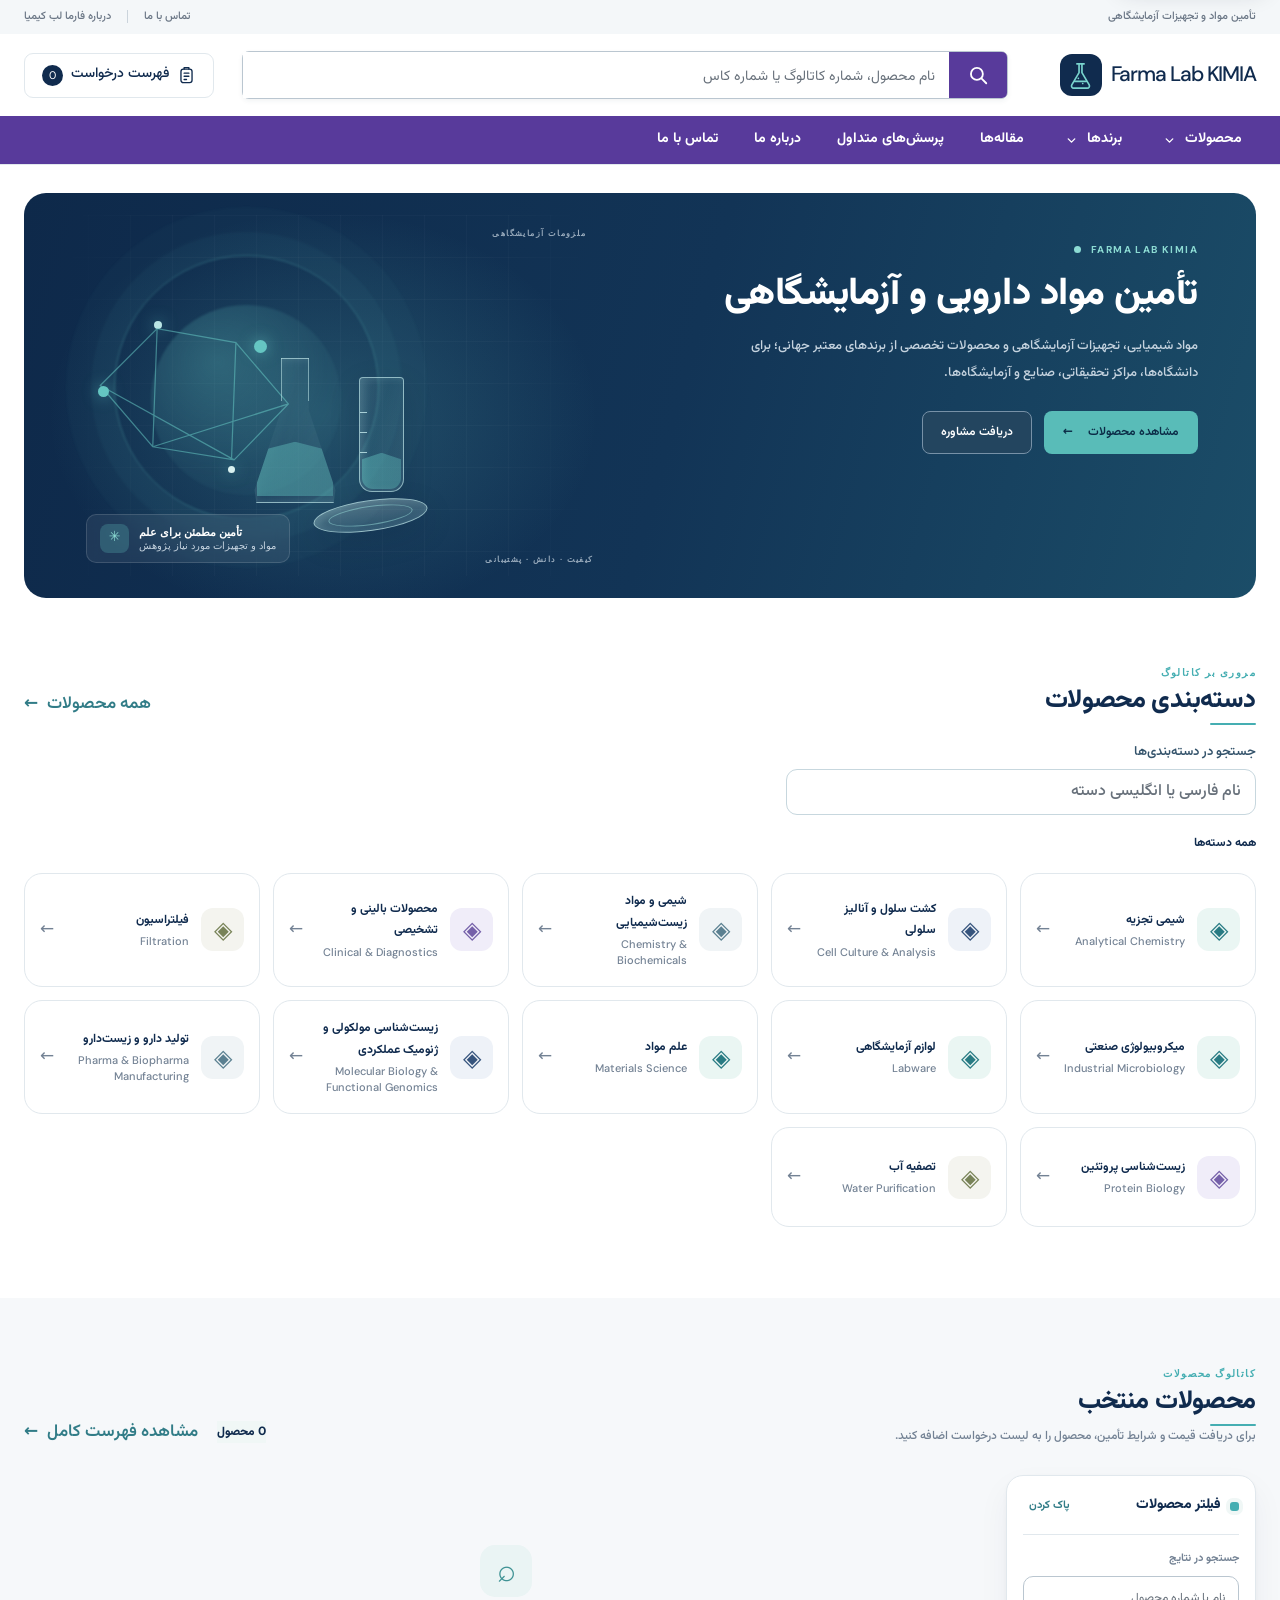
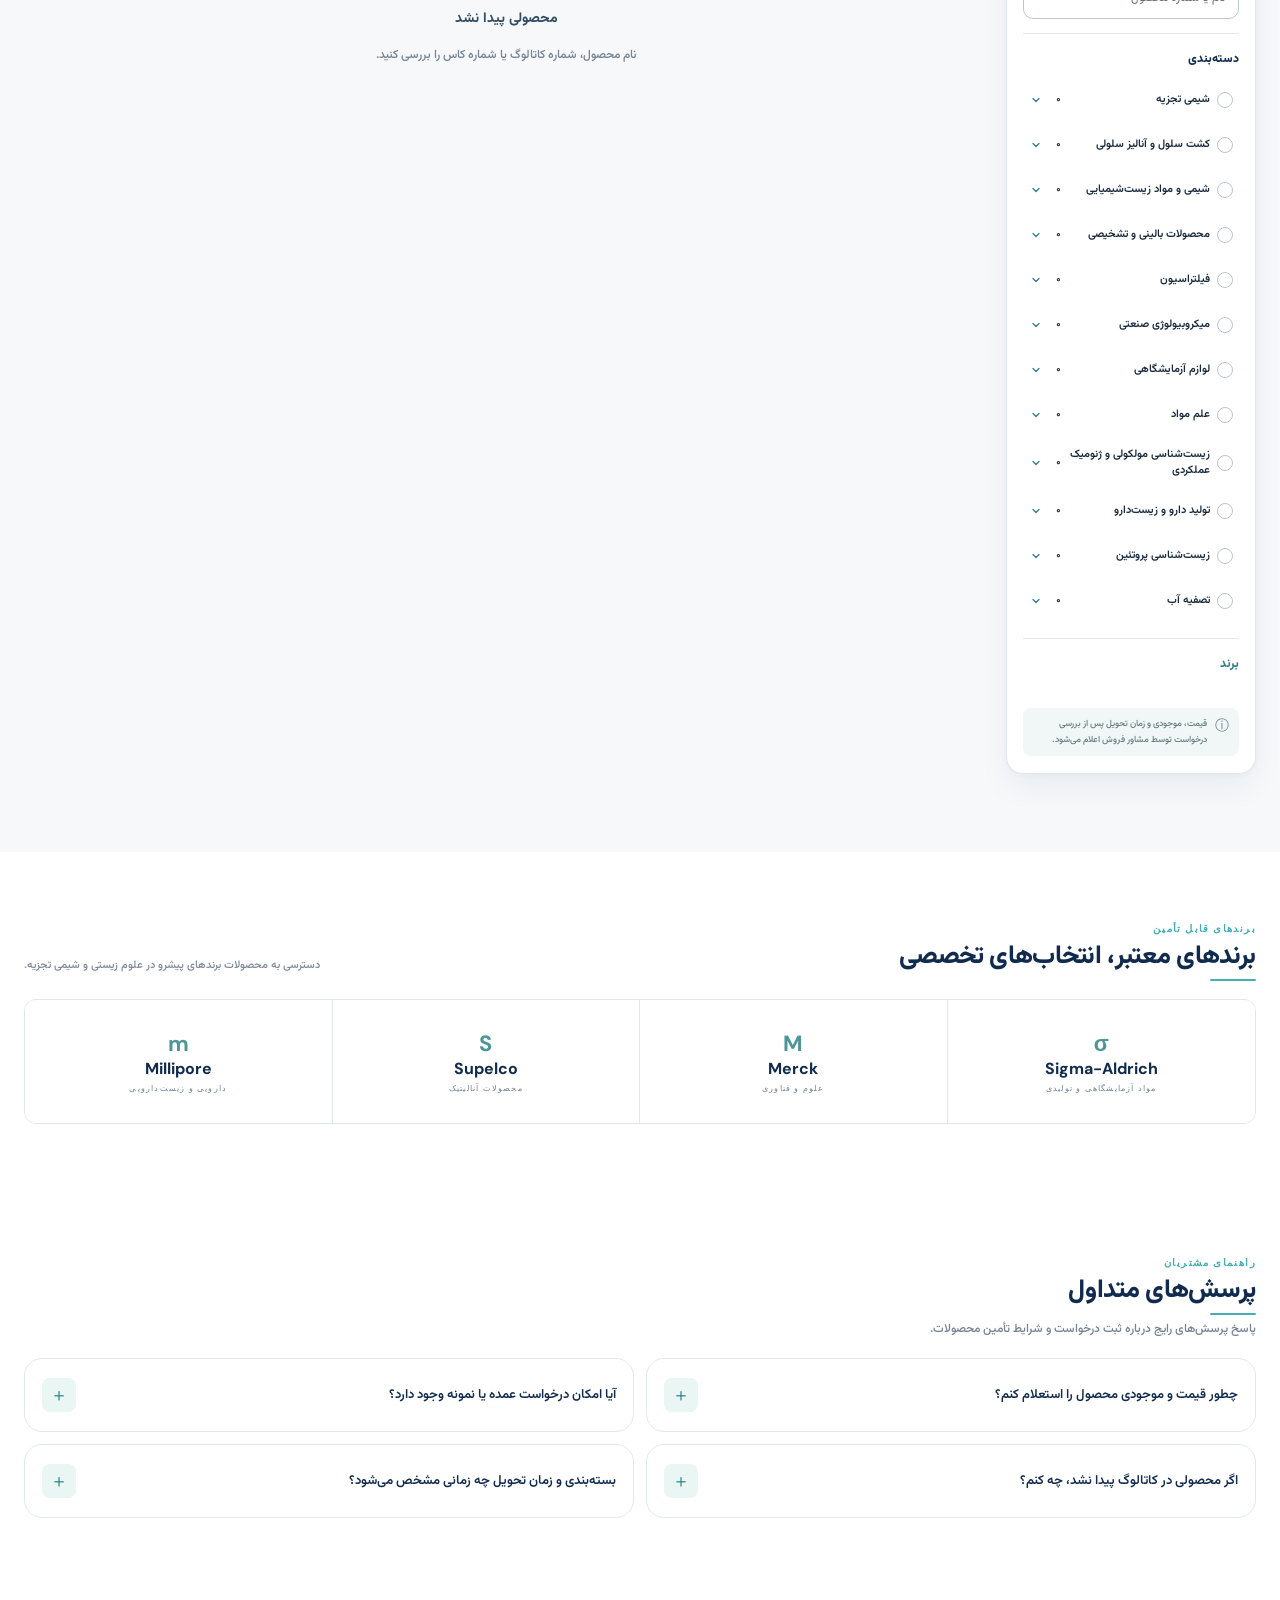
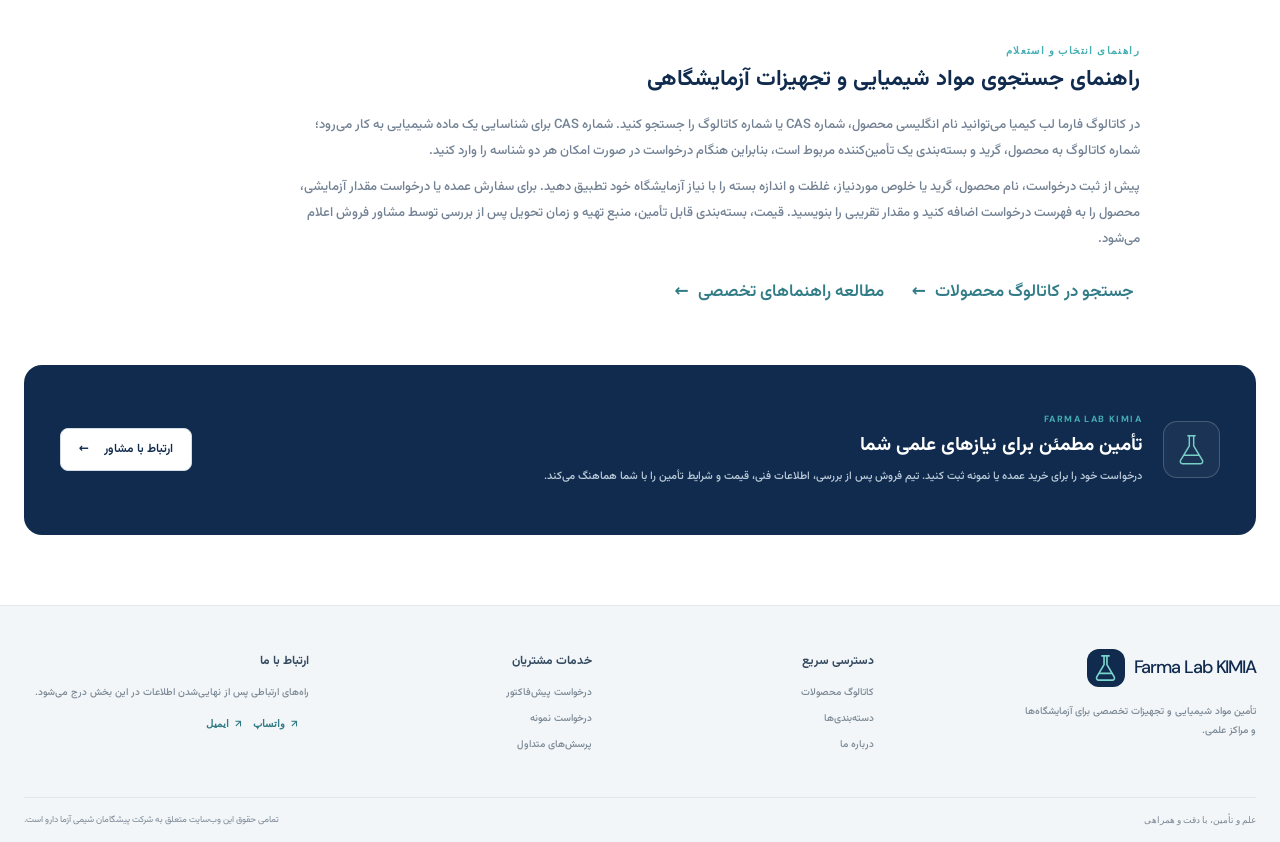
<file: farma-lab-kimia-live-2026-10-30-brand-quote 2/index.html>
<!doctype html>
<html lang="fa-IR" dir="rtl">
<head>
  <meta charset="utf-8" />
  <meta name="viewport" content="width=device-width, initial-scale=1" />
  <meta name="theme-color" content="#102b4e" />
  <meta name="description" content="کاتالوگ مواد شیمیایی، تجهیزات و ملزومات آزمایشگاهی فارما لب کیمیا؛ جستجو با نام، شماره کاس یا کد کاتالوگ و ثبت درخواست قیمت و شرایط تأمین." />
  <meta property="og:type" content="website" />
  <meta property="og:locale" content="fa_IR" />
  <meta property="og:site_name" content="Farma Lab Kimia" />
  <meta property="og:url" content="https://farma-lab-kimia-test.pages.dev/" />
  <meta property="og:title" content="فارما لب کیمیا | مواد شیمیایی و تجهیزات آزمایشگاهی" />
  <meta property="og:description" content="کاتالوگ مواد شیمیایی، تجهیزات و ملزومات آزمایشگاهی فارما لب کیمیا؛ جستجو با نام، شماره کاس یا کد کاتالوگ و ثبت درخواست قیمت و شرایط تأمین." />
  <meta name="twitter:card" content="summary" />
  <meta name="twitter:title" content="فارما لب کیمیا | مواد شیمیایی و تجهیزات آزمایشگاهی" />
  <meta name="twitter:description" content="کاتالوگ مواد شیمیایی، تجهیزات و ملزومات آزمایشگاهی فارما لب کیمیا؛ جستجو با نام، شماره کاس یا کد کاتالوگ و ثبت درخواست قیمت و شرایط تأمین." />
  <title>فارما لب کیمیا | مواد شیمیایی و تجهیزات آزمایشگاهی</title>
  <link rel="canonical" href="https://farma-lab-kimia-test.pages.dev/" />
  <script type="application/ld+json">{"@context":"https://schema.org","@type":"Organization","name":"Farma Lab Kimia","url":"https://farma-lab-kimia-test.pages.dev/","logo":"https://farma-lab-kimia-test.pages.dev/favicon.svg","areaServed":{"@type":"Country","name":"Iran"},"knowsAbout":["مواد شیمیایی آزمایشگاهی","تجهیزات آزمایشگاهی","نانومواد","ملزومات آزمایشگاهی"],"@id":"https://farma-lab-kimia-test.pages.dev/#organization","alternateName":"فارما لب کیمیا"}</script>
  <script type="application/ld+json">{"@context":"https://schema.org","@type":"WebSite","name":"Farma Lab Kimia","url":"https://farma-lab-kimia-test.pages.dev/","inLanguage":"fa-IR","potentialAction":{"@type":"SearchAction","target":"https://farma-lab-kimia-test.pages.dev/catalog.html?q={search_term_string}","query-input":"required name=search_term_string"},"@id":"https://farma-lab-kimia-test.pages.dev/#website"}</script>
  <link rel="icon" type="image/svg+xml" href="favicon.svg" />
  <link rel="preconnect" href="https://fonts.googleapis.com" />
  <link rel="preconnect" href="https://fonts.gstatic.com" crossorigin />
  <link href="https://fonts.googleapis.com/css2?family=DM+Sans:wght@400;500;600;700&family=Vazirmatn:wght@400;500;600;700;800&display=swap" rel="stylesheet" />
  <link rel="stylesheet" href="styles.css?v=products-menu-visual-20261030" />
  <link rel="stylesheet" href="catalog-filters.css?v=taxonomy-20261027-r1" />
  <link rel="stylesheet" href="taxonomy-pyramid.css?v=taxonomy-20261027-r1" />
  <link rel="stylesheet" href="site-settings.css?v=taxonomy-20261027-r1" />
  <link rel="stylesheet" href="theme.css?v=taxonomy-20261027-r1" />
  <link rel="stylesheet" href="ui-polish.css?v=taxonomy-20261027-r1" />
  <link rel="stylesheet" href="quote-workspace.css?v=taxonomy-20261027-r1" />
  <script src="seo-config.js?v=taxonomy-20261027-r1"></script>
  <link rel="stylesheet" href="business-polish.css?v=taxonomy-20261027-r1" />
  <link rel="stylesheet" href="products-menu-restored.css?v=brand-menu-20261030" />
  <link rel="stylesheet" href="request-flow.css?v=card-state-20261030" />
</head>
<body>
  <a class="skip-link" href="#home">رفتن به محتوای اصلی</a>
  <div class="topline" data-site-section="topline"><div class="container top-inner"><span data-site-content="topline_text">تأمین مواد و تجهیزات آزمایشگاهی</span><div><a href="contact.html" data-site-content="nav_contact" target="_blank" rel="noopener noreferrer">تماس با ما</a><span class="divider"></span><a href="about.html" data-site-content="nav_about" target="_blank" rel="noopener noreferrer">درباره فارما لب کیمیا</a></div></div></div>
  <header class="site-header">
    <div class="container header-main">
      <a class="brand" href="#home" aria-label="Farma Lab Kimia home">
        <span class="brand-mark" aria-hidden="true"><svg viewBox="0 0 40 40"><path d="M15 4h10M18 4v12L8 33a3 3 0 0 0 2.6 4.5h18.8A3 3 0 0 0 32 33L22 16V4"/><path d="M12 28h16M17 24h.1M23 31h.1"/></svg></span>
        <span class="brand-name" data-site-content="brand_name">Farma Lab KIMIA</span>
      </a>
      <form class="searchbar" id="search-form" action="catalog.html" method="get" role="search">
        
        <input id="search-input" name="q" type="search" autocomplete="off" dir="auto" placeholder="نام محصول، شماره کاتالوگ یا شماره کاس" data-site-placeholder="search_placeholder" aria-label="جستجو با نام محصول، شماره کاتالوگ یا شماره کاس" />
        <button class="search-submit" aria-label="Search" type="submit"><svg viewBox="0 0 24 24"><circle cx="10.8" cy="10.8" r="6.5"/><path d="m16 16 5 5"/></svg></button>
        <div class="suggestions" id="suggestions" role="listbox" hidden></div>
      </form>
      <button class="quote-trigger" id="quote-open" aria-label="بازکردن فهرست درخواست"><svg viewBox="0 0 24 24" aria-hidden="true"><rect x="5" y="4" width="14" height="17" rx="3"/><path d="M9 4V2h6v2M9 9h6M9 13h6M9 17h3"/></svg><span data-site-content="quote_trigger_label">فهرست درخواست</span><b id="quote-count">0</b></button>
      <button class="menu-toggle" id="menu-toggle" aria-label="بازکردن منو" aria-controls="nav" aria-expanded="false">☰</button>
    </div>
    <nav class="container nav" id="nav" data-site-menu aria-label="ناوبری اصلی" data-site-section="navigation"><a href="catalog.html" data-site-content="nav_products">محصولات</a><a href="#brands" data-site-content="nav_brands">برندها</a><a href="articles.html" data-site-content="nav_articles">مقاله‌ها</a><a href="#faq" data-site-content="nav_faq">پرسش‌های متداول</a><a href="about.html" data-site-content="nav_about" target="_blank" rel="noopener noreferrer">درباره ما</a><a href="contact.html" data-site-content="nav_contact" target="_blank" rel="noopener noreferrer">تماس با ما</a></nav>
  </header>

  <main id="home">
    <section class="container hero" data-site-section="hero">
      <div class="hero-copy">
        <span class="eyebrow"><i></i> FARMA LAB KIMIA</span>
        <h1 data-site-content="hero_title">تأمین مواد دارویی و آزمایشگاهی</h1>
        <p data-site-content="hero_description">مواد شیمیایی، تجهیزات آزمایشگاهی و محصولات تخصصی از برندهای معتبر جهانی؛ برای دانشگاه‌ها، مراکز تحقیقاتی، صنایع و آزمایشگاه‌ها.</p>
        <div class="hero-actions"><a class="button button-primary" href="catalog.html" data-site-link="hero_products_url"><span data-site-content="hero_cta_products">مشاهده محصولات</span> <span>←</span></a><a class="button button-outline" href="contact.html" data-site-content="hero_cta_consult" data-site-link="hero_consult_url" target="_blank" rel="noopener noreferrer">دریافت مشاوره</a></div>
      </div>
      <div class="hero-visual" aria-label="Abstract laboratory glassware illustration">
        <div class="orb orb-one"></div><div class="orb orb-two"></div>
        <div class="molecule molecule-a"><i></i><i></i><i></i><i></i><svg viewBox="0 0 280 220"><path d="M30 100 95 35l90 16 60 70-62 64-93-15zM95 35l-5 135m95-119-5 134M30 100l153 85m62-64L90 170"/></svg></div>
        <div class="glass flask"><div class="neck"></div><div class="liquid"></div><span class="glass-shine"></span></div>
        <div class="glass cylinder"><div class="liquid"></div><span class="tick t1"></span><span class="tick t2"></span><span class="tick t3"></span></div>
        <div class="glass petri"><i></i></div>
        <div class="visual-caption"><span class="caption-icon">✳</span><span><b data-site-content="hero_visual_title">تأمین مطمئن برای علم</b><small data-site-content="hero_visual_note">مواد و تجهیزات مورد نیاز پژوهش</small></span></div>
        <span class="visual-label label-top" data-site-content="hero_visual_label">ملزومات آزمایشگاهی</span><span class="visual-label label-bottom" data-site-content="hero_visual_tagline">کیفیت · دانش · پشتیبانی</span>
      </div>
    </section>

    <section class="container category-section" id="categories" data-site-section="categories">
      <div class="section-head"><div><span class="eyebrow" data-site-content="categories_eyebrow">مروری بر کاتالوگ</span><h2 data-site-content="categories_title">دسته‌بندی محصولات</h2></div><a class="text-link" href="catalog.html"><span data-site-content="categories_link">همه محصولات</span> <span>←</span></a></div>
      <div class="category-grid" id="category-grid"></div>
    </section>

    <section class="catalog-section" id="catalog" data-site-section="catalog">
      <div class="container">
        <div class="section-head"><div><span class="eyebrow" data-site-content="home_catalog_eyebrow">کاتالوگ محصولات</span><h2 data-site-content="home_catalog_title">محصولات منتخب</h2><p class="section-subtitle" data-site-content="home_catalog_description">برای دریافت قیمت و شرایط تأمین، محصول را به لیست درخواست اضافه کنید.</p></div><div class="catalog-head-actions"><span class="result-count" id="result-count"></span><a class="text-link" href="catalog.html"><span data-site-content="home_catalog_link">مشاهده فهرست کامل</span> <span>←</span></a></div></div>
        <div class="catalog-layout">
          <aside class="filters">
            <div class="filter-heading"><b>فیلتر محصولات</b><button id="clear-filters">پاک کردن</button></div>
            <label class="filter-search">جستجو در نتایج<input id="filter-search" type="search" placeholder="نام یا شماره محصول" /></label>
            <div class="filter-group filter-category-group"><b>دسته‌بندی</b><div id="category-filters" role="group" aria-label="دسته‌بندی و زیرگروه‌ها"></div></div>
            <div class="filter-group filter-brand-group"><b>برند</b><div id="brand-filters" role="group" aria-label="فیلتر بر اساس برند"></div></div>
            <div class="filter-note"><span>ⓘ</span><p>قیمت، موجودی و زمان تحویل پس از بررسی درخواست توسط مشاور فروش اعلام می‌شود.</p></div>
          </aside>
      <div class="products-area" id="catalog-results"><div class="active-filters" id="active-filters"></div><div class="pubchem-status" id="pubchem-status" hidden></div><div class="product-grid" id="product-grid"></div><div class="empty-state" id="empty-state" hidden><span>⌕</span><b>محصولی پیدا نشد</b><p>نام محصول، شماره کاتالوگ یا شماره کاس را بررسی کنید.</p></div></div>
        </div>
      </div>
    </section>

    <section class="container brands-section" id="brands" data-site-section="brands"><div class="section-head"><div><span class="eyebrow" data-site-content="brands_eyebrow">برندهای قابل تأمین</span><h2 data-site-content="brands_title">برندهای معتبر، انتخاب‌های تخصصی</h2></div><p data-site-content="brands_description">دسترسی به محصولات برندهای پیشرو در علوم زیستی و شیمی تجزیه.</p></div><div class="brand-tiles"><div class="brand-tile sigma" id="brand-sigma-aldrich"><span class="brand-symbol">σ</span><b>Sigma-Aldrich</b><small data-site-content="brand_sigma_caption">مواد آزمایشگاهی و تولیدی</small></div><div class="brand-tile merck" id="brand-merck"><span class="brand-symbol">M</span><b>Merck</b><small data-site-content="brand_merck_caption">علوم و فناوری</small></div><div class="brand-tile supelco" id="brand-supelco"><span class="brand-symbol">S</span><b>Supelco</b><small data-site-content="brand_supelco_caption">محصولات آنالیتیک</small></div><div class="brand-tile millipore" id="brand-millipore"><span class="brand-symbol">m</span><b>Millipore</b><small data-site-content="brand_millipore_caption">دارویی و زیست‌دارویی</small></div></div></section>

    <section class="container faq-section" id="faq" aria-labelledby="faq-title" data-site-section="faq">
      <div class="section-head faq-head"><div><span class="eyebrow" data-site-content="faq_eyebrow">راهنمای مشتریان</span><h2 id="faq-title" data-site-content="faq_title">پرسش‌های متداول</h2><p class="section-subtitle" data-site-content="faq_description">پاسخ پرسش‌های رایج درباره ثبت درخواست و شرایط تأمین محصولات.</p></div></div>
      <div class="faq-grid">
        <details class="faq-item"><summary><span data-site-content="faq_1_question">چطور قیمت و موجودی محصول را استعلام کنم؟</span><span aria-hidden="true">＋</span></summary><div class="faq-answer"><p data-site-content="faq_1_answer">محصول را به فهرست درخواست اضافه کنید و در صورت نیاز مقدار تقریبی را بنویسید. پس از بررسی، مشاور فروش قیمت و موجودی قابل تأمین را اعلام می‌کند.</p></div></details>
        <details class="faq-item"><summary><span data-site-content="faq_2_question">آیا امکان درخواست عمده یا نمونه وجود دارد؟</span><span aria-hidden="true">＋</span></summary><div class="faq-answer"><p data-site-content="faq_2_answer">بله، می‌توانید درخواست خرید عمده یا نمونه ثبت کنید. مقدار قابل تأمین و شرایط هر درخواست پس از بررسی توسط مشاور فروش اعلام می‌شود.</p></div></details>
        <details class="faq-item"><summary><span data-site-content="faq_3_question">اگر محصولی در کاتالوگ پیدا نشد، چه کنم؟</span><span aria-hidden="true">＋</span></summary><div class="faq-answer"><p data-site-content="faq_3_answer">نام محصول، شماره CAS یا شماره کاتالوگ را به فهرست درخواست اضافه کنید. امکان تأمین آن از Sigma-Aldrich بررسی می‌شود و مشاور فروش پس از بررسی با شما تماس می‌گیرد.</p></div></details>
        <details class="faq-item"><summary><span data-site-content="faq_4_question">بسته‌بندی و زمان تحویل چه زمانی مشخص می‌شود؟</span><span aria-hidden="true">＋</span></summary><div class="faq-answer"><p data-site-content="faq_4_answer">بسته‌بندی، زمان تحویل و شرایط نهایی پس از بررسی محصول و مقدار درخواستی، توسط مشاور فروش به شما اعلام می‌شود.</p></div></details>
      </div>
    </section>

    <section class="container seo-guide" id="selection-guide" data-site-section="selection-guide" aria-labelledby="selection-guide-title">
      <span class="eyebrow" data-site-content="guide_eyebrow">راهنمای انتخاب و استعلام</span>
      <h2 id="selection-guide-title" data-site-content="guide_title">راهنمای جستجوی مواد شیمیایی و تجهیزات آزمایشگاهی</h2>
      <p data-site-content="guide_paragraph_1" dir="auto">در کاتالوگ فارما لب کیمیا می‌توانید نام انگلیسی محصول، شماره CAS یا شماره کاتالوگ را جستجو کنید. شماره CAS برای شناسایی یک ماده شیمیایی به کار می‌رود؛ شماره کاتالوگ به محصول، گرید و بسته‌بندی یک تأمین‌کننده مربوط است، بنابراین هنگام درخواست در صورت امکان هر دو شناسه را وارد کنید.</p>
      <p data-site-content="guide_paragraph_2" dir="auto">پیش از ثبت درخواست، نام محصول، گرید یا خلوص موردنیاز، غلظت و اندازه بسته را با نیاز آزمایشگاه خود تطبیق دهید. برای سفارش عمده یا درخواست مقدار آزمایشی، محصول را به فهرست درخواست اضافه کنید و مقدار تقریبی را بنویسید. قیمت، بسته‌بندی قابل تأمین، منبع تهیه و زمان تحویل پس از بررسی توسط مشاور فروش اعلام می‌شود.</p>
      <a class="text-link" href="catalog.html"><span data-site-content="guide_catalog_label">جستجو در کاتالوگ محصولات</span> <span aria-hidden="true">←</span></a>
      <a class="text-link" href="articles.html"><span data-site-content="guide_articles_label">مطالعه راهنماهای تخصصی</span> <span aria-hidden="true">←</span></a>
    </section>

    <section class="container about-band" id="about" data-site-section="about"><div class="about-icon"><svg viewBox="0 0 48 48"><path d="M19 5h10M21 5v14L9 39a3 3 0 0 0 2.6 4.5h24.8A3 3 0 0 0 39 39L27 19V5M14 32h20"/></svg></div><div><span class="eyebrow">FARMA LAB KIMIA</span><h2 data-site-content="about_title">تأمین مطمئن برای نیازهای علمی شما</h2><p data-site-content="about_description">درخواست خود را برای خرید عمده یا نمونه ثبت کنید. تیم فروش پس از بررسی، اطلاعات فنی، قیمت و شرایط تأمین را با شما هماهنگ می‌کند.</p></div><a class="button button-light" href="contact.html" data-site-link="about_button_url" target="_blank" rel="noopener noreferrer"><span data-site-content="about_button">ارتباط با مشاور</span> <span>←</span></a></section>
  </main>

  <footer id="contact" data-site-section="contact"><div class="container footer-main"><div class="footer-brand"><a class="brand brand-footer" href="#home"><span class="brand-mark"><svg viewBox="0 0 40 40"><path d="M15 4h10M18 4v12L8 33a3 3 0 0 0 2.6 4.5h18.8A3 3 0 0 0 32 33L22 16V4"/><path d="M12 28h16"/></svg></span><span class="brand-name" data-site-content="brand_name">Farma Lab KIMIA</span></a><p data-site-content="footer_description">تأمین مواد شیمیایی و تجهیزات تخصصی برای آزمایشگاه‌ها و مراکز علمی.</p></div><div><h3 data-site-content="footer_quick_title">دسترسی سریع</h3><a href="#catalog" data-site-content="footer_catalog_link" data-site-link="footer_catalog_url">کاتالوگ محصولات</a><a href="#categories" data-site-content="footer_categories_link" data-site-link="footer_categories_url">دسته‌بندی‌ها</a><a href="about.html" data-site-content="footer_about_link" data-site-link="footer_about_url" target="_blank" rel="noopener noreferrer">درباره ما</a></div><div><h3 data-site-content="footer_service_title">خدمات مشتریان</h3><a href="contact.html" data-site-content="footer_quote_link" data-site-link="footer_quote_url" target="_blank" rel="noopener noreferrer">درخواست پیش‌فاکتور</a><a href="contact.html" data-site-content="footer_sample_link" data-site-link="footer_sample_url" target="_blank" rel="noopener noreferrer">درخواست نمونه</a><a href="#faq" data-site-content="footer_faq_link" data-site-link="footer_faq_url">پرسش‌های متداول</a></div><div><h3 data-site-content="footer_contact_title">ارتباط با ما</h3><p class="contact-line" data-site-content="footer_contact_note">راه‌های ارتباطی پس از نهایی‌شدن اطلاعات در این بخش درج می‌شود.</p><a class="contact-action" id="footer-whatsapp" href="#contact" aria-disabled="true"><span data-site-content="footer_whatsapp_label">واتساپ</span> <span>↗</span></a><a class="contact-action" id="footer-email" href="#contact" aria-disabled="true"><span data-site-content="footer_email_label">ایمیل</span> <span>↗</span></a></div></div><div class="container footer-bottom"><span data-site-content="footer_copyright">تمامی حقوق این وب‌سایت متعلق به شرکت پیشگامان شیمی آزما دارو است.</span><span data-site-content="footer_tagline">علم و تأمین، با دقت و همراهی</span></div></footer>

  <div class="quote-overlay" id="quote-overlay" hidden></div>
  <aside class="quote-drawer" id="quote-drawer" role="dialog" aria-modal="true" aria-labelledby="quote-title" aria-hidden="true" inert>
 <div class="drawer-head"><div class="quote-heading"><span class="quote-heading-icon"><svg viewBox="0 0 24 24" fill="none" stroke="currentColor" stroke-width="1.7" stroke-linecap="round" stroke-linejoin="round" aria-hidden="true"><rect x="5" y="4" width="14" height="17" rx="3"/><path d="M9 4V2h6v2M9 9h6M9 13h6M9 17h3"/></svg></span><div><span class="eyebrow">درخواست شما</span><h2 id="quote-title" data-site-content="quote_title">لیست درخواست قیمت</h2></div></div><button id="quote-close" type="button" aria-label="بستن فهرست درخواست">×</button></div>
 <div class="quote-summary" id="quote-summary" hidden><span class="quote-summary-count"><b data-quote-total>۰</b> محصول</span><span data-quote-ready>مقدار مورد نیاز را مشخص کنید</span></div>
 <div class="quote-content"><p class="drawer-intro" data-site-content="quote_intro">محصولات مورد نظر را بررسی کنید و درخواست خود را یکجا برای مشاور فروش بفرستید. قیمت و شرایط تأمین پس از تماس اعلام می‌شود.</p><div class="quote-items" id="quote-items"></div>
 <div class="quote-empty" id="quote-empty"><span><svg viewBox="0 0 24 24" fill="none" stroke="currentColor" stroke-width="1.7" stroke-linecap="round" stroke-linejoin="round" aria-hidden="true"><rect x="5" y="4" width="14" height="17" rx="3"/><path d="M9 4V2h6v2M9 9h6M9 13h6M9 17h3"/></svg></span><b data-site-content="quote_empty_title">هنوز محصولی اضافه نشده</b><p data-site-content="quote_empty_description">از کاتالوگ محصولات مورد نظرتان را انتخاب کنید.</p><button class="button button-outline" id="browse-products" type="button" data-site-content="quote_browse_button">مشاهده کاتالوگ</button></div>
 <div class="quote-note-wrap" id="quote-note-wrap" hidden><details class="quote-note-details"><summary><span data-site-content="quote_note_label">توضیح تکمیلی</span><small>اختیاری</small><span class="quote-note-chevron" aria-hidden="true">⌄</span></summary><label for="quote-note" class="quote-sr-only">توضیحات تکمیلی درخواست</label><textarea id="quote-note" dir="auto" rows="3" placeholder="نام سازمان یا توضیح دیگری درباره درخواست" data-site-placeholder="quote_note_placeholder"></textarea></details><div class="quote-copy-fallback" id="quote-copy-fallback" hidden><label for="quote-prepared-message">متن آماده‌شده؛ برای کپی انتخاب کنید</label><textarea id="quote-prepared-message" readonly rows="5" dir="rtl"></textarea></div></div></div>
 <div class="quote-send" id="quote-send" hidden><p class="quote-disclaimer" data-site-content="quote_disclaimer">قیمت، بسته‌بندی و زمان تحویل پس از بررسی درخواست اعلام می‌شود.</p><div class="quote-actions"><a class="button button-whatsapp" id="send-whatsapp" href="#" aria-disabled="true" hidden target="_blank" rel="noopener noreferrer"><span data-site-content="quote_whatsapp_button">ارسال درخواست با واتساپ</span><span aria-hidden="true">↗</span></a><a class="button button-email" id="send-email" href="#" aria-disabled="true" hidden><span data-site-content="quote_email_button">ارسال درخواست با ایمیل</span><span aria-hidden="true">↗</span></a><button class="button button-outline quote-copy" id="copy-request" type="button"><svg viewBox="0 0 24 24" fill="none" stroke="currentColor" stroke-width="1.7" stroke-linecap="round" stroke-linejoin="round" aria-hidden="true"><rect x="5" y="4" width="14" height="17" rx="3"/><path d="M9 4V2h6v2M9 9h6M9 13h6M9 17h3"/></svg><span>کپی متن درخواست</span></button></div><p class="quote-channel-hint" id="quote-channel-hint">متن درخواست را کپی کنید و از راه ارتباطی دلخواه بفرستید.</p><p class="quote-feedback" id="quote-feedback" role="status" aria-live="polite"></p></div>
</aside>
  <div class="detail-overlay" id="detail-overlay" hidden><section class="detail-modal" role="dialog" aria-modal="true" aria-labelledby="detail-title"><button class="detail-close" id="detail-close" aria-label="بستن">×</button><div class="detail-art" id="detail-art"></div><div class="detail-content"><span class="eyebrow" data-site-content="product_details_title">مشخصات محصول</span><span class="product-category" id="detail-category"></span><h2 id="detail-title"></h2><p class="detail-brand" id="detail-brand"></p><p class="detail-description" id="detail-description" hidden></p><div class="detail-fields" id="detail-fields"></div><p class="detail-note" data-site-content="product_details_note">قیمت، موجودی، گزینه‌های بسته‌بندی و زمان تحویل توسط مشاور فروش اعلام می‌شود.</p><button class="button button-primary" id="detail-add"><span data-site-content="product_add_button">افزودن به فهرست درخواست</span> <span>＋</span></button></div></section></div>
  <div class="toast" id="toast" role="status" aria-live="polite"></div>
  <script src="catalog-imports.js"></script><script src="product-packages.js"></script><script src="supabase-config.js"></script><script src="catalog-taxonomy-data.js"></script><script src="catalog-taxonomy.js"></script><script type="module" src="supabase-client.js"></script><script type="module" src="site-content.js?v=brand-menu-20261030"></script><script src="navigation.js?v=brand-menu-20261030"></script><script src="quote-workspace.js?v=taxonomy-20261027-r1"></script><script src="app.js?v=brand-quote-search-20261030"></script>
  <script src="request-flow.js?v=20261030"></script>
</body>
</html>
</file>
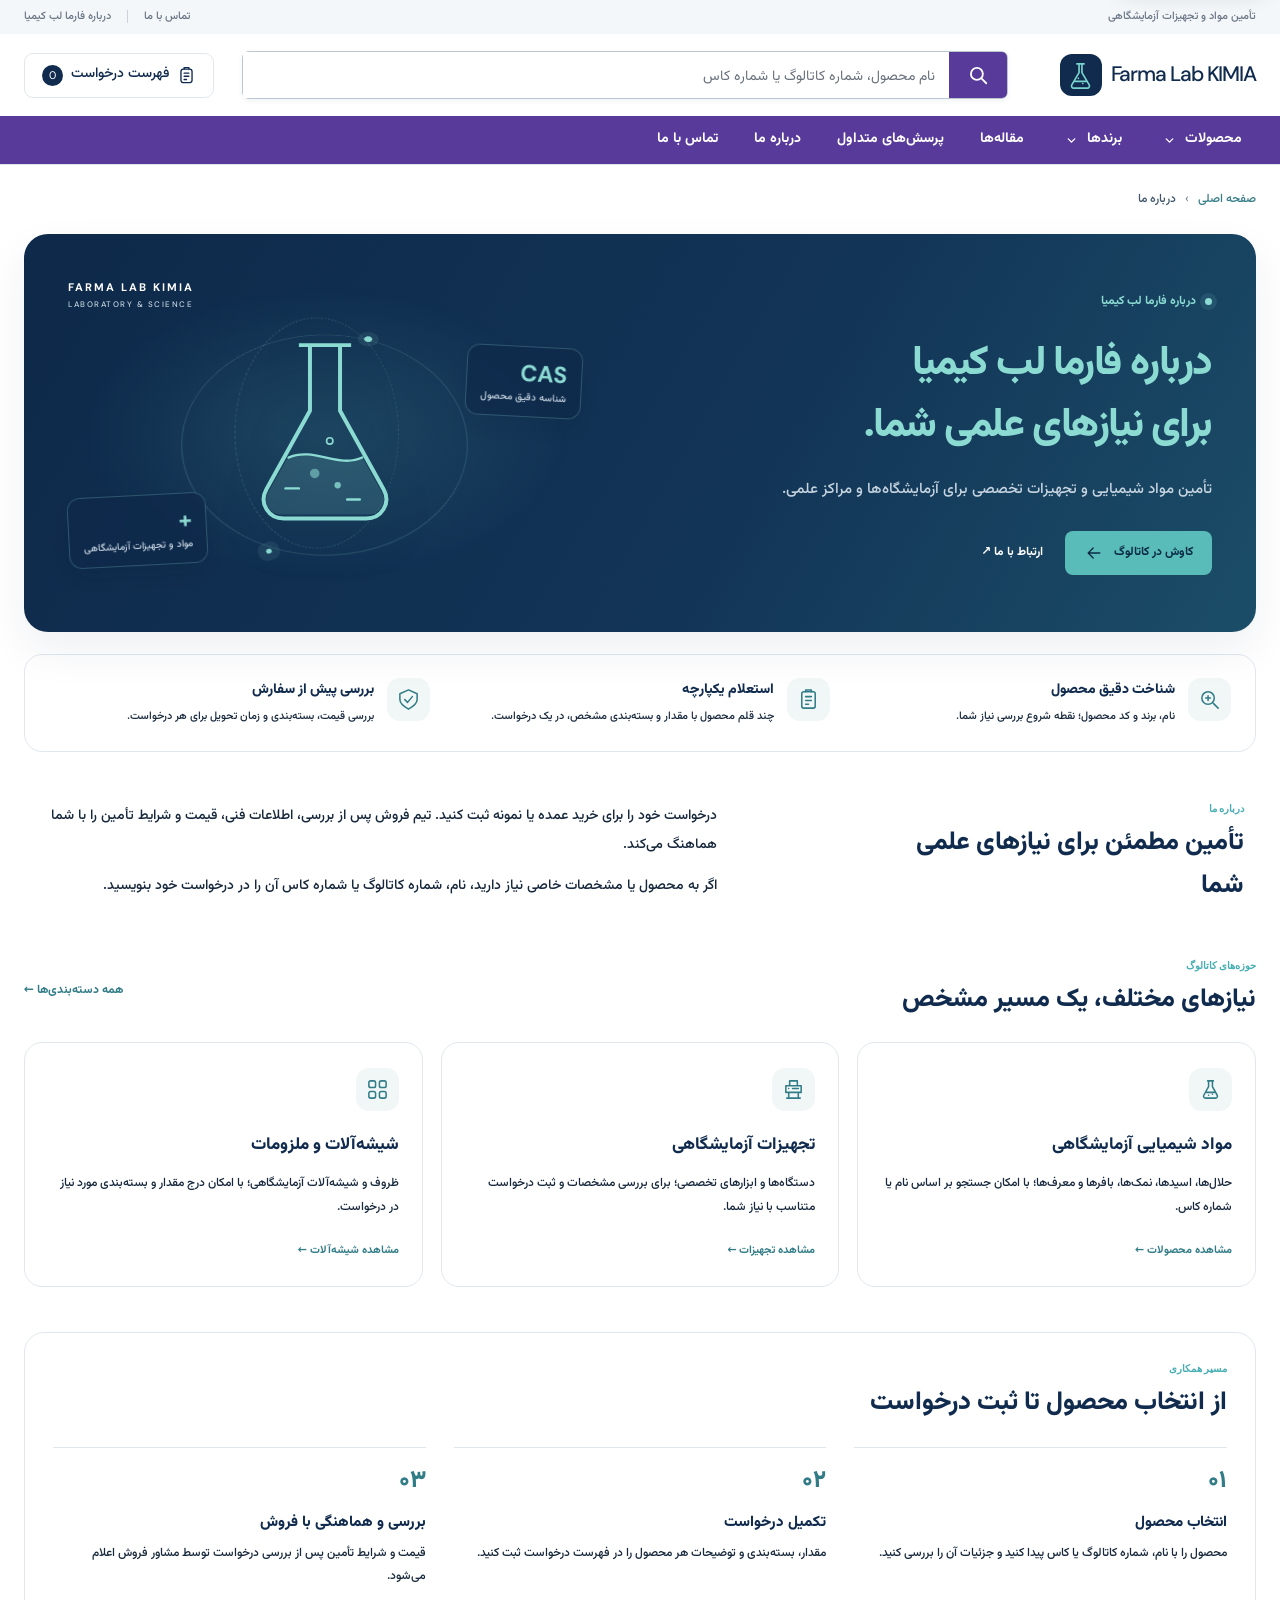
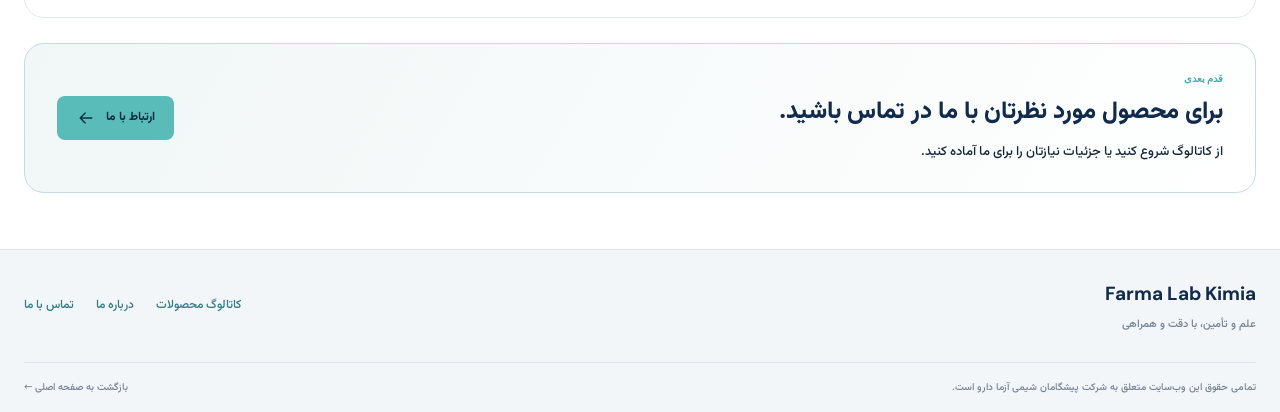
<file: farma-lab-kimia-live-2026-10-30-brand-quote 2/about.html>
<!DOCTYPE html>
<html lang="fa-IR" dir="rtl">
<head>
 <meta charset="utf-8">
 <meta name="viewport" content="width=device-width, initial-scale=1">
 <meta name="description" content="با فارما لب کیمیا، حوزه‌های کاتالوگ مواد و تجهیزات آزمایشگاهی و مسیر انتخاب محصول و استعلام شرایط تأمین آشنا شوید.">
 <meta name="theme-color" content="#102b4e">
 <title>درباره فارما لب کیمیا | مواد و تجهیزات آزمایشگاهی</title>
 <link rel="icon" type="image/svg+xml" href="favicon.svg">
 <link rel="preconnect" href="https://fonts.googleapis.com">
 <link rel="preconnect" href="https://fonts.gstatic.com" crossorigin="">
 <link href="https://fonts.googleapis.com/css2?family=DM+Sans:wght@400;500;600;700&family=Vazirmatn:wght@400;500;600;700;800&display=swap" rel="stylesheet">
 <link rel="stylesheet" href="styles.css?v=products-menu-visual-20261030">
 <link rel="stylesheet" href="site-settings.css?v=taxonomy-20261027-r1">
 <link rel="stylesheet" href="theme.css?v=taxonomy-20261027-r1">
 <link rel="stylesheet" href="ui-polish.css?v=taxonomy-20261027-r1">
 <link rel="stylesheet" href="info-pages.css?v=taxonomy-20261027-r1">
  <meta property="og:title" content="درباره فارما لب کیمیا | مواد و تجهیزات آزمایشگاهی">
  <meta property="og:description" content="با فارما لب کیمیا، حوزه‌های کاتالوگ مواد و تجهیزات آزمایشگاهی و مسیر انتخاب محصول و استعلام شرایط تأمین آشنا شوید.">
  <meta property="og:site_name" content="Farma Lab Kimia">
  <meta property="og:locale" content="fa_IR">
  <meta property="og:type" content="website">
  <meta name="twitter:card" content="summary">
  <meta name="twitter:title" content="درباره فارما لب کیمیا | مواد و تجهیزات آزمایشگاهی">
  <meta name="twitter:description" content="با فارما لب کیمیا، حوزه‌های کاتالوگ مواد و تجهیزات آزمایشگاهی و مسیر انتخاب محصول و استعلام شرایط تأمین آشنا شوید.">
  <meta property="og:url" content="https://farma-lab-kimia-test.pages.dev/about.html">
  <link rel="canonical" href="https://farma-lab-kimia-test.pages.dev/about.html">
  <script type="application/ld+json" id="page-schema">{"@context":"https://schema.org","@graph":[{"@type":"AboutPage","@id":"https://farma-lab-kimia-test.pages.dev/about.html#page","url":"https://farma-lab-kimia-test.pages.dev/about.html","name":"درباره فارما لب کیمیا | مواد و تجهیزات آزمایشگاهی","description":"با فارما لب کیمیا، حوزه‌های کاتالوگ مواد و تجهیزات آزمایشگاهی و مسیر انتخاب محصول و استعلام شرایط تأمین آشنا شوید.","inLanguage":"fa-IR","isPartOf":{"@id":"https://farma-lab-kimia-test.pages.dev/#website"},"about":{"@id":"https://farma-lab-kimia-test.pages.dev/#organization"}},{"@type":"Organization","@id":"https://farma-lab-kimia-test.pages.dev/#organization","name":"Farma Lab Kimia","url":"https://farma-lab-kimia-test.pages.dev/"},{"@type":"WebSite","@id":"https://farma-lab-kimia-test.pages.dev/#website","name":"Farma Lab Kimia","url":"https://farma-lab-kimia-test.pages.dev/","inLanguage":"fa-IR"},{"@type":"BreadcrumbList","itemListElement":[{"@type":"ListItem","position":1,"name":"صفحه اصلی","item":"https://farma-lab-kimia-test.pages.dev/"},{"@type":"ListItem","position":2,"name":"درباره ما","item":"https://farma-lab-kimia-test.pages.dev/about.html"}]}]}</script>
  <script src="seo-config.js?v=taxonomy-20261027-r1"></script>
  <link rel="stylesheet" href="business-polish.css?v=taxonomy-20261027-r1">
<link rel="stylesheet" href="quote-workspace.css?v=taxonomy-20261027-r1" />
  <link rel="stylesheet" href="products-menu-restored.css?v=brand-menu-20261030" />
  <link rel="stylesheet" href="request-flow.css?v=card-state-20261030" />
</head>
<body data-info-page="about" class="info-page">
 <a class="skip-link" href="#info-main">رفتن به محتوای اصلی</a>
  <div class="topline" data-site-section="topline"><div class="container top-inner"><span data-site-content="topline_text">تأمین مواد و تجهیزات آزمایشگاهی</span><div><a href="contact.html" data-site-content="nav_contact" target="_blank" rel="noopener noreferrer">تماس با ما</a><span class="divider"></span><a href="about.html" data-site-content="nav_about" target="_blank" rel="noopener noreferrer">درباره فارما لب کیمیا</a></div></div></div>
  <header class="site-header">
    <div class="container header-main">
      <a class="brand" href="index.html" aria-label="Farma Lab Kimia home">
        <span class="brand-mark" aria-hidden="true"><svg viewBox="0 0 40 40"><path d="M15 4h10M18 4v12L8 33a3 3 0 0 0 2.6 4.5h18.8A3 3 0 0 0 32 33L22 16V4" /><path d="M12 28h16M17 24h.1M23 31h.1" /></svg></span>
        <span class="brand-name" data-site-content="brand_name">Farma Lab KIMIA</span>
      </a>
      <form class="searchbar" id="search-form" role="search" action="catalog.html" method="get">
        
        <input id="search-input" name="q" type="search" autocomplete="off" dir="auto" placeholder="نام محصول، شماره کاتالوگ یا شماره کاس" data-site-placeholder="search_placeholder" aria-label="جستجو با نام محصول، شماره کاتالوگ یا شماره کاس">
        <button class="search-submit" aria-label="Search" type="submit"><svg viewBox="0 0 24 24"><circle cx="10.8" cy="10.8" r="6.5" /><path d="m16 16 5 5" /></svg></button>
      </form>
      <button type="button" class="quote-trigger" id="quote-open" aria-controls="quote-drawer" aria-expanded="false" aria-label="بازکردن فهرست درخواست"><svg viewBox="0 0 24 24" aria-hidden="true"><rect x="5" y="4" width="14" height="17" rx="3" /><path d="M9 4V2h6v2M9 9h6M9 13h6M9 17h3" /></svg><span data-site-content="quote_trigger_label">فهرست درخواست</span><b id="quote-count">0</b></button>
      <button class="menu-toggle" id="menu-toggle" aria-label="بازکردن منو" aria-controls="nav" aria-expanded="false">☰</button>
    </div>
    <nav class="container nav" id="nav" data-site-menu="" aria-label="ناوبری اصلی" data-site-section="navigation"><a href="catalog.html" data-site-content="nav_products">محصولات</a><a href="index.html#brands" data-site-content="nav_brands">برندها</a><a href="articles.html" data-site-content="nav_articles">مقاله‌ها</a><a href="index.html#faq" data-site-content="nav_faq">پرسش‌های متداول</a><a href="about.html" data-site-content="nav_about" target="_blank" rel="noopener noreferrer">درباره ما</a><a href="contact.html" data-site-content="nav_contact" target="_blank" rel="noopener noreferrer">تماس با ما</a></nav>
  </header>
 <main class="container info-main" id="info-main">
 <nav class="seo-breadcrumbs" aria-label="مسیر صفحه"><a href="index.html">صفحه اصلی</a><span aria-hidden="true">›</span><span aria-current="page">درباره ما</span></nav>
 <section data-page-section="about_page_hero" class="info-hero info-about-hero" aria-labelledby="about-heading">
  <div class="info-hero-copy"><span class="info-kicker"><i></i><span data-site-content="about_page_text_1"> درباره فارما لب کیمیا</span></span><h1 id="about-heading"><span data-site-content="about_page_text_2">درباره فارما لب کیمیا</span><br><span data-site-content="about_page_subtitle">برای نیازهای علمی شما.</span></h1><p data-site-content="footer_description">تأمین مواد شیمیایی و تجهیزات تخصصی برای آزمایشگاه‌ها و مراکز علمی.</p><div class="info-actions"><a data-page-link="about_page_link_hero_0_url" class="button button-primary" href="catalog.html"><span data-site-content="about_page_text_3">کاوش در کاتالوگ </span><svg viewBox="0 0 24 24" aria-hidden="true" fill="none" stroke="currentColor" stroke-width="1.6" stroke-linecap="round" stroke-linejoin="round"><path d="M19 12H5m6-6-6 6 6 6" /></svg></a><a data-page-link="about_page_link_hero_1_url" data-site-content="about_page_text_4" class="info-text-link" href="contact.html" target="_blank" rel="noopener noreferrer">ارتباط با ما ↗</a></div></div>
 <div class="info-lab-art" aria-hidden="true"><div class="info-lab-orbit"></div><div class="info-lab-orbit info-lab-orbit-two"></div><span class="info-lab-label" dir="ltr">FARMA LAB KIMIA<span>LABORATORY &amp; SCIENCE</span></span><svg class="info-lab-flask" viewBox="0 0 240 270" fill="none"><path d="M87 24h66M101 24v83L46 206c-10 18 3 37 22 37h104c19 0 32-19 22-37l-55-99V24" stroke="currentColor" stroke-width="5" stroke-linejoin="round" /><path d="m73 166-25 44c-7 13 2 28 18 28h108c16 0 25-15 18-28l-25-44c-31 14-63-14-94 0Z" fill="currentColor" fill-opacity=".16" /><path d="M74 166c32-14 63 14 93 0M70 205h17M148 219h16" stroke="currentColor" stroke-width="3" stroke-linecap="round" /><circle cx="107" cy="186" r="6" fill="currentColor" fill-opacity=".55" /><circle cx="136" cy="201" r="4" fill="currentColor" fill-opacity=".8" /><circle cx="126" cy="145" r="4" stroke="currentColor" stroke-width="2" /></svg><span class="info-lab-token info-lab-token-one">CAS<span data-site-content="about_page_text_5">شناسه دقیق محصول</span></span><span class="info-lab-token info-lab-token-two">+<span data-site-content="about_page_text_6">مواد و تجهیزات آزمایشگاهی</span></span></div>
 </section>
 <section data-page-section="about_page_principles" class="info-principles" aria-label="رویکرد ما">
  <div><span class="info-icon"><svg viewBox="0 0 24 24" aria-hidden="true" fill="none" stroke="currentColor" stroke-width="1.6" stroke-linecap="round" stroke-linejoin="round"><circle cx="10.5" cy="10.5" r="6.5" /><path d="m16 16 5 5M8 10.5h5M10.5 8v5" /></svg></span><div><h2 data-site-content="about_page_text_7">شناخت دقیق محصول</h2><p data-site-content="about_page_text_8">نام، برند و کد محصول؛ نقطه شروع بررسی نیاز شما.</p></div></div>
  <div><span class="info-icon"><svg viewBox="0 0 24 24" aria-hidden="true" fill="none" stroke="currentColor" stroke-width="1.6" stroke-linecap="round" stroke-linejoin="round"><rect x="5" y="4" width="14" height="17" rx="2" /><path d="M9 4V2h6v2M9 9h6M9 13h6M9 17h3" /></svg></span><div><h2 data-site-content="about_page_text_9">استعلام یکپارچه</h2><p data-site-content="about_page_text_10">چند قلم محصول با مقدار و بسته‌بندی مشخص، در یک درخواست.</p></div></div>
  <div><span class="info-icon"><svg viewBox="0 0 24 24" aria-hidden="true" fill="none" stroke="currentColor" stroke-width="1.6" stroke-linecap="round" stroke-linejoin="round"><path d="m8 12 3 3 5-6" /><path d="M12 2 3 6v6c0 5 9 10 9 10s9-5 9-10V6z" /></svg></span><div><h2 data-site-content="about_page_text_11">بررسی پیش از سفارش</h2><p data-site-content="about_page_text_12">بررسی قیمت، بسته‌بندی و زمان تحویل برای هر درخواست.</p></div></div>
 </section>
 <section data-page-section="about_page_story" class="info-story" aria-labelledby="story-heading"><div class="info-section-heading"><span data-site-content="about_page_text_13" class="eyebrow">درباره ما</span><h2 id="story-heading" data-site-content="about_title">تأمین مطمئن برای نیازهای علمی شما</h2></div><div class="info-story-copy"><p data-site-content="about_description">درخواست خود را برای خرید عمده یا نمونه ثبت کنید. تیم فروش پس از بررسی، اطلاعات فنی، قیمت و شرایط تأمین را با شما هماهنگ می‌کند.</p><p data-site-content="about_page_text_14">اگر به محصول یا مشخصات خاصی نیاز دارید، نام، شماره کاتالوگ یا شماره کاس آن را در درخواست خود بنویسید.</p></div></section>
 <section data-page-section="about_page_services" class="info-services" aria-labelledby="services-heading"><div class="info-section-heading info-heading-row"><div><span data-site-content="about_page_text_15" class="eyebrow">حوزه‌های کاتالوگ</span><h2 data-site-content="about_page_text_16" id="services-heading">نیازهای مختلف، یک مسیر مشخص</h2></div><a data-page-link="about_page_link_services_0_url" data-site-content="about_page_text_17" href="catalog.html" class="info-text-link">همه دسته‌بندی‌ها ←</a></div><div class="info-service-grid">
  <a data-page-link="about_page_link_services_1_url" class="info-service-card" href="catalog.html?category=Chemicals"><span class="info-icon"><svg viewBox="0 0 24 24" aria-hidden="true" fill="none" stroke="currentColor" stroke-width="1.6" stroke-linecap="round" stroke-linejoin="round"><path d="M9 3h6M10 3v6l-5 9a2 2 0 0 0 1.8 3h10.4a2 2 0 0 0 1.8-3l-5-9V3M8 15h8M10 18h.01M14 17h.01" /></svg></span><h3 data-site-content="about_page_text_18">مواد شیمیایی آزمایشگاهی</h3><p data-site-content="about_page_text_19">حلال‌ها، اسیدها، نمک‌ها، بافرها و معرف‌ها؛ با امکان جستجو بر اساس نام یا شماره کاس.</p><span data-site-content="about_page_text_20" class="info-card-link">مشاهده محصولات ←</span></a>
  <a data-page-link="about_page_link_services_2_url" class="info-service-card" href="catalog.html?category=Equipment"><span class="info-icon"><svg viewBox="0 0 24 24" aria-hidden="true" fill="none" stroke="currentColor" stroke-width="1.6" stroke-linecap="round" stroke-linejoin="round"><path d="M5 21h14M7 21v-6M17 21v-6M4 8h16v7H4zM8 8V3h8v5M7 11h.01M11 11h6" /></svg></span><h3 data-site-content="about_page_text_21">تجهیزات آزمایشگاهی</h3><p data-site-content="about_page_text_22">دستگاه‌ها و ابزارهای تخصصی؛ برای بررسی مشخصات و ثبت درخواست متناسب با نیاز شما.</p><span data-site-content="about_page_text_23" class="info-card-link">مشاهده تجهیزات ←</span></a>
  <a data-page-link="about_page_link_services_3_url" class="info-service-card" href="catalog.html?category=Glassware"><span class="info-icon"><svg viewBox="0 0 24 24" aria-hidden="true" fill="none" stroke="currentColor" stroke-width="1.6" stroke-linecap="round" stroke-linejoin="round"><rect x="3" y="3" width="7" height="7" rx="2" /><rect x="14" y="3" width="7" height="7" rx="2" /><rect x="3" y="14" width="7" height="7" rx="2" /><rect x="14" y="14" width="7" height="7" rx="2" /></svg></span><h3 data-site-content="about_page_text_24">شیشه‌آلات و ملزومات</h3><p data-site-content="about_page_text_25">ظروف و شیشه‌آلات آزمایشگاهی؛ با امکان درج مقدار و بسته‌بندی مورد نیاز در درخواست.</p><span data-site-content="about_page_text_26" class="info-card-link">مشاهده شیشه‌آلات ←</span></a>
 </div></section>
 <section data-page-section="about_page_workflow" class="info-workflow" aria-labelledby="workflow-heading"><div class="info-section-heading"><span data-site-content="about_page_text_27" class="eyebrow">مسیر همکاری</span><h2 data-site-content="about_page_text_28" id="workflow-heading">از انتخاب محصول تا ثبت درخواست</h2></div><ol class="info-step-grid"><li><span class="info-step-number" aria-hidden="true">۰۱</span><h3 data-site-content="about_page_text_29">انتخاب محصول</h3><p data-site-content="about_page_text_30">محصول را با نام، شماره کاتالوگ یا کاس پیدا کنید و جزئیات آن را بررسی کنید.</p></li><li><span class="info-step-number" aria-hidden="true">۰۲</span><h3 data-site-content="about_page_text_31">تکمیل درخواست</h3><p data-site-content="about_page_text_32">مقدار، بسته‌بندی و توضیحات هر محصول را در فهرست درخواست ثبت کنید.</p></li><li><span class="info-step-number" aria-hidden="true">۰۳</span><h3 data-site-content="about_page_text_33">بررسی و هماهنگی با فروش</h3><p data-site-content="about_page_text_34">قیمت و شرایط تأمین پس از بررسی درخواست توسط مشاور فروش اعلام می‌شود.</p></li></ol></section>
 <section data-page-section="about_page_cta" class="info-cta"><div><span data-site-content="about_page_text_35" class="eyebrow">قدم بعدی</span><h2 data-site-content="about_page_text_36">برای محصول مورد نظرتان با ما در تماس باشید.</h2><p data-site-content="about_page_text_37">از کاتالوگ شروع کنید یا جزئیات نیازتان را برای ما آماده کنید.</p></div><a data-page-link="about_page_link_cta_0_url" class="button button-primary" href="contact.html" target="_blank" rel="noopener noreferrer"><span data-site-content="about_page_text_38">ارتباط با ما </span><svg viewBox="0 0 24 24" aria-hidden="true" fill="none" stroke="currentColor" stroke-width="1.6" stroke-linecap="round" stroke-linejoin="round"><path d="M19 12H5m6-6-6 6 6 6" /></svg></a></section>
</main>
  <footer class="info-footer"><div class="container info-footer-main"><div><a class="info-footer-brand" href="index.html" dir="ltr" data-site-content="brand_name">Farma Lab Kimia</a><p data-site-content="footer_tagline">علم و تأمین، با دقت و همراهی</p></div><nav aria-label="پیوندهای پایین صفحه"><a href="catalog.html">کاتالوگ محصولات</a><a href="about.html" target="_blank" rel="noopener noreferrer" data-site-content="nav_about">درباره ما</a><a href="contact.html" target="_blank" rel="noopener noreferrer" data-site-content="nav_contact">تماس با ما</a></nav></div><div class="container info-footer-bottom"><span data-site-content="footer_copyright">تمامی حقوق این وب‌سایت متعلق به شرکت پیشگامان شیمی آزما دارو است.</span><a href="index.html">بازگشت به صفحه اصلی ←</a></div></footer>
<div class="quote-overlay" id="quote-overlay" hidden></div>
  <aside class="quote-drawer" id="quote-drawer" role="dialog" aria-modal="true" aria-labelledby="quote-title" aria-hidden="true" inert>
 <div class="drawer-head"><div class="quote-heading"><span class="quote-heading-icon"><svg viewBox="0 0 24 24" fill="none" stroke="currentColor" stroke-width="1.7" stroke-linecap="round" stroke-linejoin="round" aria-hidden="true"><rect x="5" y="4" width="14" height="17" rx="3"/><path d="M9 4V2h6v2M9 9h6M9 13h6M9 17h3"/></svg></span><div><span class="eyebrow">درخواست شما</span><h2 id="quote-title" data-site-content="quote_title">لیست درخواست قیمت</h2></div></div><button id="quote-close" type="button" aria-label="بستن فهرست درخواست">×</button></div>
 <div class="quote-summary" id="quote-summary" hidden><span class="quote-summary-count"><b data-quote-total>۰</b> محصول</span><span data-quote-ready>مقدار مورد نیاز را مشخص کنید</span></div>
 <div class="quote-content"><p class="drawer-intro" data-site-content="quote_intro">محصولات مورد نظر را بررسی کنید و درخواست خود را یکجا برای مشاور فروش بفرستید. قیمت و شرایط تأمین پس از تماس اعلام می‌شود.</p><div class="quote-items" id="quote-items"></div>
 <div class="quote-empty" id="quote-empty"><span><svg viewBox="0 0 24 24" fill="none" stroke="currentColor" stroke-width="1.7" stroke-linecap="round" stroke-linejoin="round" aria-hidden="true"><rect x="5" y="4" width="14" height="17" rx="3"/><path d="M9 4V2h6v2M9 9h6M9 13h6M9 17h3"/></svg></span><b data-site-content="quote_empty_title">هنوز محصولی اضافه نشده</b><p data-site-content="quote_empty_description">از کاتالوگ محصولات مورد نظرتان را انتخاب کنید.</p><button class="button button-outline" id="browse-products" type="button" data-site-content="quote_browse_button">مشاهده کاتالوگ</button></div>
 <div class="quote-note-wrap" id="quote-note-wrap" hidden><details class="quote-note-details"><summary><span data-site-content="quote_note_label">توضیح تکمیلی</span><small>اختیاری</small><span class="quote-note-chevron" aria-hidden="true">⌄</span></summary><label for="quote-note" class="quote-sr-only">توضیحات تکمیلی درخواست</label><textarea id="quote-note" dir="auto" rows="3" placeholder="نام سازمان یا توضیح دیگری درباره درخواست" data-site-placeholder="quote_note_placeholder"></textarea></details><div class="quote-copy-fallback" id="quote-copy-fallback" hidden><label for="quote-prepared-message">متن آماده‌شده؛ برای کپی انتخاب کنید</label><textarea id="quote-prepared-message" readonly rows="5" dir="rtl"></textarea></div></div></div>
 <div class="quote-send" id="quote-send" hidden><p class="quote-disclaimer" data-site-content="quote_disclaimer">قیمت، بسته‌بندی و زمان تحویل پس از بررسی درخواست اعلام می‌شود.</p><div class="quote-actions"><a class="button button-whatsapp" id="send-whatsapp" href="#" aria-disabled="true" hidden target="_blank" rel="noopener noreferrer"><span data-site-content="quote_whatsapp_button">ارسال درخواست با واتساپ</span><span aria-hidden="true">↗</span></a><a class="button button-email" id="send-email" href="#" aria-disabled="true" hidden><span data-site-content="quote_email_button">ارسال درخواست با ایمیل</span><span aria-hidden="true">↗</span></a><button class="button button-outline quote-copy" id="copy-request" type="button"><svg viewBox="0 0 24 24" fill="none" stroke="currentColor" stroke-width="1.7" stroke-linecap="round" stroke-linejoin="round" aria-hidden="true"><rect x="5" y="4" width="14" height="17" rx="3"/><path d="M9 4V2h6v2M9 9h6M9 13h6M9 17h3"/></svg><span>کپی متن درخواست</span></button></div><p class="quote-channel-hint" id="quote-channel-hint">متن درخواست را کپی کنید و از راه ارتباطی دلخواه بفرستید.</p><p class="quote-feedback" id="quote-feedback" role="status" aria-live="polite"></p></div>
</aside>
  <div class="toast" id="quote-toast" role="status"></div>
<script src="quote-workspace.js?v=taxonomy-20261027-r1"></script>
<script src="info-quote.js?v=taxonomy-20261027-r1"></script>
 <script src="supabase-config.js"></script>
 <script type="module" src="supabase-client.js"></script>
 <script type="module" src="site-content.js?v=brand-menu-20261030"></script>
 <script src="catalog-taxonomy-data.js"></script><script src="catalog-taxonomy.js"></script><script src="navigation.js?v=brand-menu-20261030"></script>
 <script src="info-pages.js?v=taxonomy-20261027-r1"></script>
  <script src="request-flow.js?v=20261030"></script>
</body>
</html>
</file>
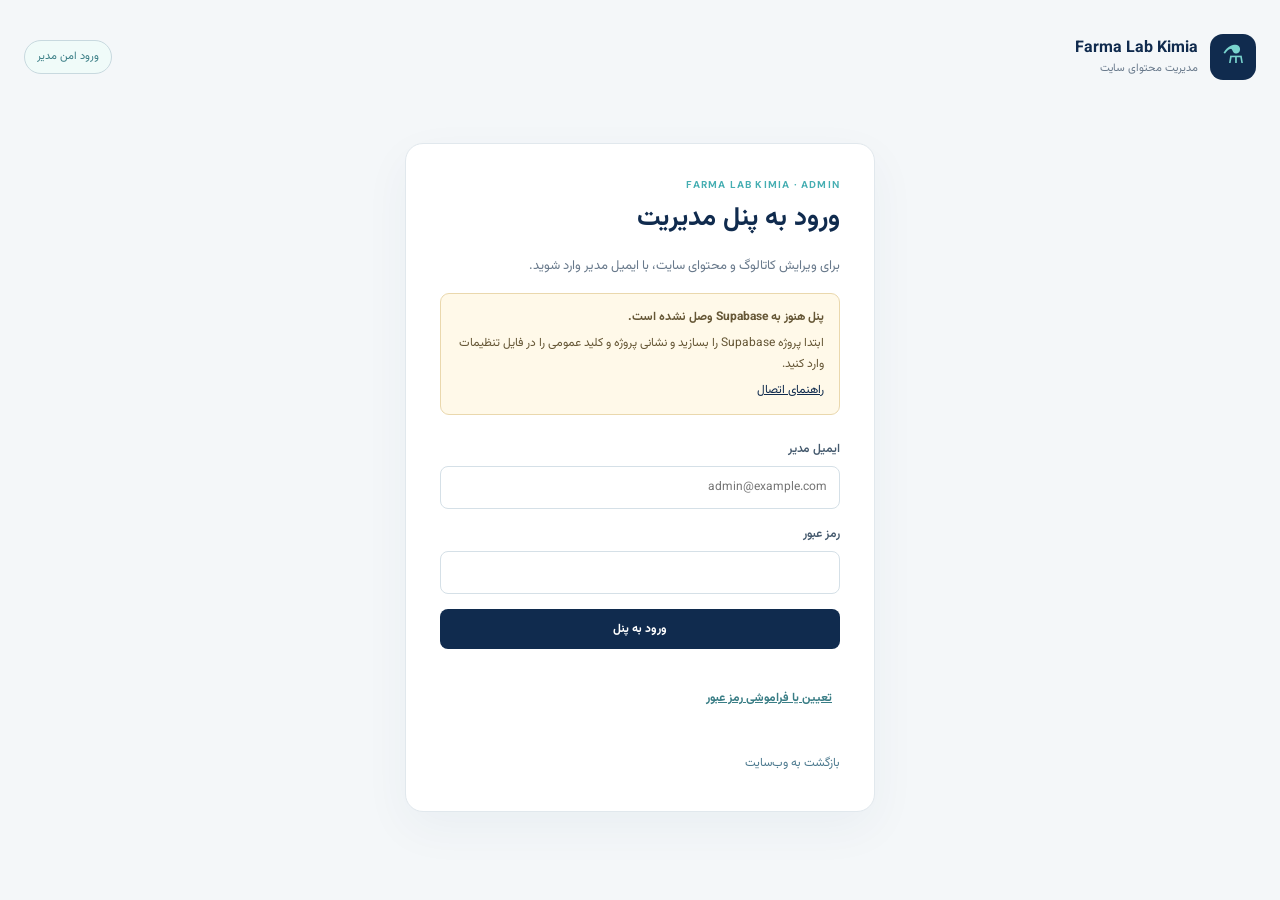
<file: farma-lab-kimia-live-2026-10-30-brand-quote 2/admin.html>
<!doctype html>
<html lang="fa-IR" dir="rtl">
<head>
  <meta charset="utf-8" />
  <meta name="viewport" content="width=device-width, initial-scale=1" />
  <meta name="robots" content="noindex,nofollow" />
  <meta name="theme-color" content="#102b4e" />
  <title>مدیریت سایت | Farma Lab Kimia</title>
  <link rel="icon" type="image/svg+xml" href="favicon.svg" />
  <link rel="preconnect" href="https://fonts.googleapis.com" />
  <link rel="preconnect" href="https://fonts.gstatic.com" crossorigin />
  <link href="https://fonts.googleapis.com/css2?family=DM+Sans:wght@400;500;600;700&family=Vazirmatn:wght@400;500;600;700;800&display=swap" rel="stylesheet" />
  <link rel="stylesheet" href="admin.css?v=taxonomy-20261027-r1" />
  <link rel="stylesheet" href="admin-workspace.css?v=bulk-images-20261028" />
  <link rel="stylesheet" href="taxonomy-pyramid.css?v=taxonomy-20261027-r1" />
  <script src="supabase-config.js"></script>
  <script src="catalog-taxonomy-data.js"></script>
  <script src="catalog-taxonomy.js"></script>
  <script src="jszip.min.js?v=3.10.1"></script>
  <script type="module" src="supabase-client.js"></script>
  <script type="module" src="admin.js?v=category-path-20261028"></script>
</head>
<body>
  <main class="admin-shell">
    <header class="admin-top"><a class="admin-brand" href="index.html"><span class="brand-mark">⚗</span><span><b>Farma Lab Kimia</b><small>مدیریت محتوای سایت</small></span></a><span class="secure-badge">ورود امن مدیر</span></header>
    <section class="login-card" id="login-view">
      <span class="eyebrow">FARMA LAB KIMIA · ADMIN</span><h1>ورود به پنل مدیریت</h1><p>برای ویرایش کاتالوگ و محتوای سایت، با ایمیل مدیر وارد شوید.</p>
      <div class="setup-alert" id="setup-alert" hidden><b>پنل هنوز به Supabase وصل نشده است.</b><span>ابتدا پروژه Supabase را بسازید و نشانی پروژه و کلید عمومی را در فایل تنظیمات وارد کنید.</span><a href="supabase/SETUP.md">راهنمای اتصال</a></div>
      <form id="login-form"><label>ایمیل مدیر<input name="email" type="email" autocomplete="username" required placeholder="admin@example.com" /></label><label>رمز عبور<input name="password" type="password" autocomplete="current-password" required /></label><button class="primary-button" type="submit">ورود به پنل</button><p class="form-message" id="login-message" role="status"></p></form>
      <button class="text-button" id="request-password-reset" type="button">تعیین یا فراموشی رمز عبور</button><p class="form-message" id="reset-request-message" role="status"></p>
      <a class="back-link" href="index.html">بازگشت به وب‌سایت</a>
    </section>
    <section class="login-card" id="password-reset-view" hidden>
      <span class="eyebrow">FARMA LAB KIMIA · ADMIN</span><h1>تعیین رمز عبور</h1><p>رمز تازه‌ای برای ورود امن به پنل مدیریت انتخاب کنید.</p>
      <form id="password-reset-form"><label>رمز عبور جدید<input name="password" type="password" autocomplete="new-password" minlength="10" required /></label><label>تکرار رمز عبور<input name="password_confirmation" type="password" autocomplete="new-password" minlength="10" required /></label><button class="primary-button" type="submit">ذخیره رمز عبور</button><p class="form-message" id="password-reset-message" role="status"></p></form>
    </section>
    <section class="dashboard" id="dashboard-view" hidden>
      <div class="dashboard-heading"><div><span class="eyebrow">FARMA LAB KIMIA · WORKSPACE</span><h1>مدیریت سایت</h1><p id="signed-in-email"></p></div><button class="quiet-button" id="signout-button">خروج امن</button></div>
      <nav class="dashboard-tabs" role="tablist" aria-label="بخش‌های مدیریت">
        <button class="tab-button is-active" data-tab="overview" role="tab" aria-selected="true">نمای کلی</button>
        <button class="tab-button" data-tab="products" role="tab" aria-selected="false">محصولات</button>
        <button class="tab-button" data-tab="taxonomy" role="tab" aria-selected="false">دسته‌بندی‌ها</button>
        <button class="tab-button" data-tab="articles" role="tab" aria-selected="false">مقالات</button>
        <button class="tab-button" data-tab="media" role="tab" aria-selected="false">رسانه</button>
        <button class="tab-button" data-tab="content" role="tab" aria-selected="false">ویرایش سایت</button>
        <button class="tab-button" data-tab="email" role="tab" aria-selected="false">ایمیل</button>
      </nav>
      <section class="tab-panel is-active" id="overview-panel">
        <div class="workspace-welcome"><div><span class="eyebrow">خوش آمدید</span><h2>از اینجا محتوای فارما لب کیمیا را مدیریت کنید</h2><p>محصولات، مقاله‌ها، تصاویر و متن‌های سایت را از یک پنل سامان‌دهی کنید.</p></div><a class="secondary-button" href="index.html" target="_blank" rel="noopener">مشاهده وب‌سایت ↗</a></div>
        <div class="dashboard-metrics"><article><span>محصولات</span><b id="metric-products">—</b><small>در پایگاه داده</small></article><article><span>مقالات منتشرشده</span><b id="metric-published">—</b><small>قابل مشاهده برای بازدیدکنندگان</small></article><article><span>پیش‌نویس‌ها</span><b id="metric-drafts">—</b><small>آماده تکمیل و انتشار</small></article><article><span>رسانه‌ها</span><b id="metric-media">—</b><small>تصاویر بارگذاری‌شده</small></article></div>
        <div class="quick-actions"><button class="quick-action" data-go-tab="articles" data-create-article><span>＋</span><b>نوشتن مقاله</b><small>پیش‌نویس تازه بسازید یا مطلبی را منتشر کنید.</small></button><button class="quick-action" data-go-tab="products" data-create-product><span>＋</span><b>افزودن محصول</b><small>محصول جدیدی به کاتالوگ اضافه کنید.</small></button><button class="quick-action" data-go-tab="media"><span>▧</span><b>مدیریت رسانه</b><small>تصاویر سایت را بارگذاری و سازمان‌دهی کنید.</small></button></div>

        <div class="admin-section-shortcuts" id="overview-editor-shortcuts"></div>
        <div class="admin-help"><b>تغییر محتوای سایت بدون بارگذاری فایل</b><br />محصولات، مقاله‌ها و تنظیمات پس از ذخیره از پایگاه داده خوانده می‌شوند. برای تغییر آن‌ها نیازی به انتشار دوباره فایل‌های سایت نیست.</div>
      </section>
      <section class="tab-panel" id="products-panel">
        <div class="toolbar"><div><h2>کاتالوگ محصولات</h2><p>برای انتقال تصویرها همراه محصول، CSV تصویردار یا بستهٔ ZIP حاوی CSV و تصاویر را وارد کنید. سپس می‌توانید پیش‌نویس‌های انتخاب‌شده را گروهی تأیید و منتشر کنید.</p></div><div class="toolbar-actions"><label class="secondary-button file-button">ورود CSV + تصاویر ZIP<input id="product-archive-import" type="file" accept=".zip,application/zip" /></label><label class="secondary-button file-button">ورود / به‌روزرسانی CSV<input id="csv-import" type="file" accept=".csv,text/csv" /></label><button class="secondary-button" id="csv-export">خروجی کامل CSV</button><button type="button" class="secondary-button" id="csv-template">قالب CSV خالی</button><button class="secondary-button" id="new-product-from-link">افزودن از لینک</button><button class="primary-button" id="new-product">افزودن دستی ＋</button></div></div>

        <div class="catalog-stats" id="product-status-tabs" role="group" aria-label="وضعیت محصولات"></div>
        <div class="catalog-filters-admin">
          <label class="search-wide">جستجو در محصولات<input id="product-search" type="search" placeholder="نام، CAS، شماره کاتالوگ یا منبع" /></label>
          <label>دسته‌بندی<select id="product-category-filter"><option value="">همه دسته‌ها</option></select></label>
          <label>زیر دسته<select id="product-subcategory-filter"><option value="">همه زیر دسته‌ها</option></select></label>
          <label>برند<select id="product-brand-filter"><option value="">همه برندها</option></select></label>
          <label>مرتب‌سازی<select id="product-order"><option value="name-asc">نام: A تا Z</option><option value="name-desc">نام: Z تا A</option><option value="updated">آخرین ویرایش</option><option value="category">دسته‌بندی</option></select></label>
        </div>
        <div class="catalog-filter-meta"><span id="product-count" role="status">در حال بارگذاری…</span><div><button type="button" class="text-button" id="refresh-products">تازه‌سازی فهرست</button><button type="button" class="text-button" id="select-filtered-products">انتخاب همه نتایج</button><button type="button" class="text-button" id="export-filtered">خروجی نتایج فیلترشده</button><button type="button" class="text-button" id="reset-product-filters">پاک کردن فیلترها</button></div></div>
        <div class="selection-toolbar" id="product-bulk-toolbar" hidden><div class="selection-heading"><b id="product-selection-count"></b><small id="product-selection-scope"></small></div><div class="selection-actions"><button type="button" class="primary-button" id="publish-selected-products">تأیید و انتشار انتخاب‌ها</button><button type="button" class="secondary-button" data-bulk-active="false">پنهان کردن</button><button type="button" class="secondary-button" id="export-selected-products">خروجی انتخاب‌ها</button><button type="button" class="danger-button" id="delete-selected-products">حذف انتخاب‌ها</button><button type="button" class="text-button" id="clear-product-selection">لغو انتخاب</button></div></div>
        <p class="catalog-notice" id="products-message" role="status" aria-live="polite"></p>
        <div class="table-wrap"><table class="product-admin-table"><thead><tr><th><input type="checkbox" id="select-page-products" aria-label="انتخاب محصولات این صفحه" /></th><th>محصول / شناسه</th><th>دسته و زیر دسته</th><th>برند</th><th>وضعیت سایت</th><th>عملیات</th></tr></thead><tbody id="product-rows"></tbody></table><div class="empty-table" id="empty-products" hidden>محصولی با این فیلترها پیدا نشد.</div></div>
        <div class="table-pagination"><label>در هر صفحه<select id="product-page-size"><option value="25">۲۵</option><option value="50">۵۰</option><option value="100">۱۰۰</option></select></label><span id="product-page-info"></span><div><button type="button" id="product-prev">قبلی →</button><button type="button" id="product-next">← بعدی</button></div></div>

      </section>
      <section class="tab-panel" id="articles-panel">
        <div class="toolbar"><div><h2>نوشته‌ها و مقاله‌ها</h2><p>پیش‌نویس بسازید، مقاله را ویرایش کنید یا آن را در سایت منتشر کنید.</p></div><div class="toolbar-actions"><button class="primary-button" id="new-article">مقاله جدید ＋</button></div></div>
        <div class="product-tools"><input id="article-search" type="search" placeholder="جستجو در عنوان، دسته یا برچسب" /><select id="article-status-filter" aria-label="فیلتر وضعیت مقاله"><option value="">همه وضعیت‌ها</option><option value="published">منتشرشده</option><option value="draft">پیش‌نویس</option><option value="archived">بایگانی‌شده</option></select><span id="article-count">در حال بارگذاری…</span></div>
        <div class="table-wrap"><table class="article-table"><thead><tr><th>عنوان</th><th>دسته</th><th>وضعیت</th><th>آخرین ویرایش</th><th></th></tr></thead><tbody id="article-rows"></tbody></table><div class="empty-table" id="empty-articles" hidden>هنوز مقاله‌ای ثبت نشده است. اولین مقاله را بنویسید.</div></div>
      </section>
      <section class="tab-panel" id="media-panel">
        <div class="toolbar"><div><h2>کتابخانه رسانه</h2><p>تصاویر مقاله و محتوای سایت را بارگذاری کنید و نشانی آن‌ها را مدیریت کنید.</p></div><label class="primary-button file-button">بارگذاری تصویر ＋<input id="media-upload" type="file" accept="image/png,image/jpeg,image/webp" multiple /></label></div>
        <p class="media-help">PNG، JPG و WebP · حداکثر ۵ مگابایت برای هر تصویر</p><p class="form-message" id="media-message" role="status" aria-live="polite"></p>
        <div class="media-grid" id="media-grid"></div><div class="empty-table" id="empty-media" hidden>تصویری بارگذاری نشده است.</div>
      </section>
      <section class="tab-panel" id="email-panel">
        <div class="email-setup-card"><span class="email-setup-icon">✉</span><div><span class="eyebrow">MAILBOX · SETUP REQUIRED</span><h2>اتصال صندوق ایمیل کاری</h2><p>فعلاً صندوق ایمیل دامنه به این پنل وصل نیست. بعد از تهیه دامنه، ساخت حساب ایمیل و انتخاب ارائه‌دهنده، می‌توان پیام‌ها را با اتصال امن OAuth/API در همین پنل نمایش داد. رمز Gmail یا ایمیل را اینجا وارد نکنید.</p><div class="email-connection-status"><span></span>اتصال ایمیل هنوز راه‌اندازی نشده</div><small>برای شروع اتصال، فقط ارائه‌دهنده ایمیل کاری و دامنه نهایی لازم است؛ رمز حساب شخصی شما نیاز نیست.</small></div></div>
      </section>

      <section class="tab-panel" id="taxonomy-panel">
        <div class="toolbar"><div><h2>دسته‌بندی‌های کاتالوگ</h2><p>هر سطح هرم را به فارسی و انگلیسی ویرایش کنید؛ دسته‌های پنهان به همراه زیرگروه‌هایشان از سایت کنار می‌روند.</p><span id="taxonomy-mode-note"></span></div><div class="toolbar-actions"><button class="secondary-button" type="button" id="taxonomy-discard" disabled>لغو تغییرات</button><button class="primary-button" type="button" id="taxonomy-save" disabled>ذخیره دسته‌بندی‌ها</button></div></div>
        <div class="taxonomy-editor-meta"><span id="taxonomy-state" role="status"></span><span id="taxonomy-counts"></span></div>
        <div class="taxonomy-editor-layout"><aside class="taxonomy-editor-browser"><label>جستجو در همه سطح‌ها<input id="taxonomy-admin-search" type="search" placeholder="نام فارسی یا انگلیسی دسته" /></label><div id="taxonomy-admin-list" class="taxonomy-admin-list"></div><button class="secondary-button" type="button" id="taxonomy-add-root">افزودن دسته اصلی ＋</button></aside><section class="taxonomy-editor-detail"><nav id="taxonomy-path" class="taxonomy-editor-path" aria-label="مسیر دسته"></nav><div class="taxonomy-editor-heading"><h3>ویرایش دسته</h3><small dir="ltr">ID: <span id="taxonomy-node-id"></span></small></div><div class="taxonomy-editor-fields"><label>نام فارسی<input id="taxonomy-name-fa" dir="rtl" maxlength="180" required /></label><label>نام انگلیسی<input id="taxonomy-name-en" dir="ltr" lang="en" maxlength="180" required /></label></div><label class="taxonomy-visibility"><input id="taxonomy-visible" type="checkbox" /> نمایش این دسته و زیرگروه‌ها</label><p id="taxonomy-visibility-note"></p><p id="taxonomy-product-count"></p><div class="taxonomy-editor-actions"><button class="secondary-button" type="button" id="taxonomy-add-child">افزودن زیرگروه ＋</button><button class="danger-button" type="button" id="taxonomy-delete">حذف این شاخه</button></div><h4>زیرگروه‌های مستقیم</h4><div id="taxonomy-current-children" class="taxonomy-admin-list"></div><p class="form-message" id="taxonomy-message" role="status" aria-live="polite"></p></section></div>
      </section>
      <section class="tab-panel" id="content-panel">
        <div class="editor-topbar"><div class="toolbar"><div><h2>ویرایش وب‌سایت</h2><p>بخش مورد نظر را انتخاب کنید، تغییر دهید و پیش از ذخیره پیش‌نمایش را ببینید.</p><span class="save-indicator" id="content-save-status" role="status">در حال دریافت تنظیمات…</span></div><div class="toolbar-actions"><button class="secondary-button" type="button" id="preview-content">پیش‌نمایش</button><button class="secondary-button" type="button" id="discard-content">لغو تغییرات</button><button class="primary-button" id="save-content" type="submit" form="content-form">ذخیره در سایت</button></div></div></div>
        <form id="content-form" class="content-editor">
          <div class="site-editor-layout"><aside class="editor-sidebar"><input type="search" class="editor-search" id="content-search" placeholder="جستجوی بخش یا تنظیم…" aria-label="جستجو در تنظیمات سایت" /><nav id="content-section-nav" class="editor-section-nav" aria-label="بخش‌های ویرایش سایت"></nav></aside><div><div id="content-fields"></div><p class="form-message" id="content-message" role="status" aria-live="polite"></p></div></div>
        </form>
      </section>
    </section>
  </main>
  <datalist id="subcategory-suggestions"></datalist>
  <dialog id="article-dialog" class="article-dialog"><form id="article-form"><div class="dialog-heading"><div><span class="eyebrow">EDITORIAL</span><h2 id="article-dialog-title">مقاله جدید</h2></div><button class="icon-button" type="button" data-close-article aria-label="بستن">×</button></div><input name="id" type="hidden" /><div class="article-form-grid"><label class="span-2">عنوان مقاله *<input name="title" maxlength="180" required /></label><label>پیوند یکتا<input name="slug" dir="ltr" placeholder="برای نمونه: laboratory-safety" /></label><label>دسته‌بندی<input name="category" list="article-categories" placeholder="مثلاً راهنمای آزمایشگاه" /></label><datalist id="article-categories"></datalist><label class="span-2">خلاصه مقاله<textarea name="excerpt" rows="2" maxlength="360" placeholder="خلاصه کوتاهی برای فهرست مقاله‌ها"></textarea></label><label class="span-2">تصویر شاخص<div class="cover-image-control"><input name="cover_image_url" type="url" placeholder="پیوند تصویر یا انتخاب از کتابخانه رسانه" dir="ltr" /><button type="button" class="secondary-button" id="choose-cover">انتخاب تصویر</button></div></label><label class="span-2 editor-label">متن مقاله *<div class="rich-toolbar" role="toolbar" aria-label="قالب‌بندی متن"><button type="button" data-editor-command="bold"><b>B</b></button><button type="button" data-editor-command="italic"><i>I</i></button><button type="button" data-editor-command="formatBlock" data-editor-value="h2">عنوان بخش</button><button type="button" data-editor-command="insertUnorderedList">فهرست</button><button type="button" data-editor-command="formatBlock" data-editor-value="blockquote">نقل‌قول</button></div><div id="article-body-editor" class="rich-editor" contenteditable="true" role="textbox" aria-multiline="true" aria-label="متن مقاله"></div></label><label>برچسب‌ها<input name="tags" placeholder="با ویرگول جدا کنید" /></label><label>وضعیت<select name="status"><option value="draft">پیش‌نویس</option><option value="published">انتشار در سایت</option><option value="archived">بایگانی</option></select></label></div><p class="form-message" id="article-message" role="status" aria-live="polite"></p><div class="dialog-actions"><button class="secondary-button" type="button" data-close-article>لغو</button><button class="primary-button" type="submit">ذخیره مقاله</button></div></form></dialog>

  <dialog id="product-link-dialog" class="product-dialog product-link-dialog"><form id="product-link-form"><div class="dialog-heading"><div><span class="eyebrow">SIGMA-ALDRICH</span><h2>افزودن از لینک سیگما</h2></div><button class="icon-button" type="button" data-close-product-link-dialog aria-label="بستن">×</button></div><p class="product-link-help">پیوند صفحهٔ محصول سیگما آلدریچ را وارد کنید. محصول به‌صورت پیش‌نویس ذخیره می‌شود؛ اطلاعات فارسی پس از بررسی تکمیل می‌شود و پیوند SDS فقط در صورت وجود افزوده می‌شود.</p><label class="product-link-field">پیوند صفحهٔ محصول<input name="url" type="url" dir="ltr" inputmode="url" placeholder="https://www.sigmaaldrich.com/TR/en/product/sigald/442410" required /></label><p class="form-message" id="product-link-message" role="status"></p><div class="dialog-actions"><button class="secondary-button" type="button" data-close-product-link-dialog>انصراف</button><button class="primary-button" type="submit">ساخت پیش‌نویس</button></div></form></dialog>

  <dialog id="product-dialog" class="product-dialog"><form id="product-form"><div class="dialog-heading"><div><span class="eyebrow">PRODUCT RECORD</span><h2 id="dialog-title">محصول جدید</h2></div><button class="icon-button" type="button" data-close-product-dialog aria-label="بستن">×</button></div><input name="id" type="hidden" />
    <div class="product-editor-sections">
      <fieldset class="product-editor-section"><legend>۱. اطلاعات اصلی</legend><div class="form-grid">
        <label>نام انگلیسی محصول *<input name="name_en" dir="ltr" required /></label><label>نام فارسی محصول<input name="detail_name_fa" dir="rtl" placeholder="نام رایج علمی در کاتالوگ فارسی" /></label><label>برند<input name="brand" list="product-brand-suggestions" dir="ltr" /></label><label>شماره کاتالوگ<input name="product_number" dir="ltr" /></label><label>شماره CAS<input name="cas_number" dir="ltr" /></label><label>دسته‌بندی اصلی<select name="category" required></select></label><label>زیرگروه دقیق<select name="subcategory"><option value="">ابتدا دسته اصلی را انتخاب کنید</option></select></label>
      </div></fieldset>
      <fieldset class="product-editor-section"><legend>۲. مشخصات و توضیحات</legend><div class="form-grid">
        <label>درجه / خلوص<input name="grade_purity" dir="auto" /></label><label>بسته‌بندی<input name="pack_size" dir="auto" /></label><label class="span-2">شرح انگلیسی<textarea name="description_en" dir="ltr" rows="4"></textarea></label><label class="span-2">شرح فارسی (اختیاری)<textarea name="description_fa" rows="3"></textarea></label>
      </div></fieldset>
      <details class="product-detail-editor" id="product-detail-editor"><summary>صفحهٔ تفصیلی محصول · مطابق الگوی سیگما آلدریچ</summary><div class="product-detail-fields">
        <label class="check-field"><input name="detail_enabled" type="checkbox" /> نمایش صفحهٔ تفصیلی پس از تأیید و انتشار</label>
        <label>دربارهٔ محصول · هر سطر «عنوان: مقدار»<textarea name="detail_about" rows="5" placeholder="فرمول خطی: LiOH&#10;شماره CAS: 1310-65-2"></textarea></label>
        <label>توضیح کلی<textarea name="detail_general" rows="4"></textarea></label>
        <label>کاربردها · هر مورد در یک سطر<textarea name="detail_applications" rows="4"></textarea></label>
        <label>ویژگی‌ها · هر سطر «عنوان: مقدار»<textarea name="detail_properties" rows="5"></textarea></label>
        <label>پیوند SDS (در صورت وجود)<input name="detail_sds_url" type="url" dir="ltr" placeholder="https://..." /></label>
        <label>خلاصهٔ ایمنی محصولات قبلی · اختیاری<textarea name="detail_safety" rows="5"></textarea></label>
        <label>یادداشت ایمنی محصولات قبلی · اختیاری<textarea name="detail_sds_note" rows="2"></textarea></label>
      </div></details>
      <section class="product-questions-admin" id="product-questions-admin" hidden><h3>پرسش‌های این محصول</h3><div id="product-question-rows"></div><p class="form-message" id="product-question-message" role="status"></p></section>
      <fieldset class="product-editor-section"><legend>۳. تصویر و برگه فنی</legend><div class="form-grid">
        <label class="span-2">نشانی تصویر<input name="image_url" type="url" dir="ltr" /></label><label>بارگذاری تصویر<input id="image-upload" type="file" accept="image/png,image/jpeg,image/webp" /></label><label>نشانی برگه فنی<input name="technical_document_url" type="url" dir="ltr" /></label>
      </div></fieldset>
      <fieldset class="product-editor-section"><legend>۴. منبع و انتشار</legend><p>نمایش در سایت به فعال بودن محصول و تأیید اطلاعات آن بستگی دارد.</p><div class="form-grid">
        <label>نام منبع<input name="source_name" /></label><label>پیوند منبع<input name="source_url" type="url" dir="ltr" /></label><label>منبع تکمیلی<input name="additional_source_name" /></label><label>پیوند تکمیلی<input name="additional_source_url" type="url" dir="ltr" /></label><label class="check-field"><input name="usage_permission_confirmed" type="checkbox" /> انتشار اطلاعات/تصویر تأیید شده</label><label class="check-field"><input name="active" type="checkbox" /> نمایش در کاتالوگ</label>
      </div></fieldset>
    </div>
    <p class="form-message" id="product-message" role="status"></p><div class="dialog-actions"><a class="secondary-button product-preview-link" id="preview-product-detail" target="_blank" rel="noopener noreferrer" hidden>پیش‌نمایش صفحهٔ محصول ↗</a><button class="secondary-button" type="button" data-close-product-dialog>لغو و بستن</button><button class="primary-button" id="save-product" type="submit">ذخیره محصول</button></div>
  </form></dialog>
  <datalist id="product-brand-suggestions"></datalist>
  <dialog id="site-preview-dialog" class="preview-dialog"><div class="preview-toolbar"><b>پیش‌نمایش تغییرات ذخیره‌نشده</b><button type="button" class="secondary-button" data-preview-width="100%">رایانه</button><button type="button" class="secondary-button" data-preview-width="390px">موبایل</button><button type="button" class="icon-button" id="close-preview" aria-label="بستن پیش‌نمایش">×</button></div><div class="preview-frame-wrap"><iframe id="site-preview-frame" title="پیش‌نمایش وب‌سایت"></iframe></div></dialog>
  <input type="file" id="content-image-upload" class="editor-upload" accept="image/png,image/jpeg,image/webp" />

  <dialog id="product-delete-dialog" class="product-delete-dialog" aria-labelledby="product-delete-title" aria-describedby="product-delete-description">
    <div class="delete-dialog-heading"><span aria-hidden="true">⌫</span><div><h2 id="product-delete-title">حذف <b id="delete-product-count"></b> محصول</h2><p>پیش از حذف، انتخاب‌ها را بررسی کنید.</p></div></div>
    <p id="product-delete-description">محصولات زیر از پایگاه داده حذف می‌شوند. این کار از پنل قابل بازگشت نیست. می‌توانید پیش از ادامه، خروجی CSV انتخاب‌ها را دریافت کنید.</p>
    <ul id="delete-product-list"></ul>
    <button type="button" class="secondary-button" id="download-delete-selection">دریافت خروجی پیش از حذف</button>
    <label class="delete-confirm-check"><input type="checkbox" id="confirm-delete-check" /> حذف دائمی محصولات فهرست‌شده را تأیید می‌کنم.</label>
    <div class="delete-dialog-actions"><button type="button" class="secondary-button" id="cancel-product-delete" autofocus>انصراف</button><button type="button" class="danger-button" id="confirm-product-delete" disabled>حذف دائمی</button></div>
  </dialog>
  <dialog id="product-publish-dialog" class="product-delete-dialog" aria-labelledby="product-publish-title">
    <div class="delete-dialog-heading"><span aria-hidden="true">✓</span><div><h2 id="product-publish-title">انتشار گروهی <b id="publish-product-count"></b> محصول</h2><p>محصولات انتخاب‌شده در کاتالوگ عمومی نمایش داده می‌شوند.</p></div></div>
    <p id="product-publish-summary"></p>
    <label class="delete-confirm-check"><input type="checkbox" id="confirm-product-usage" /> اطلاعات و حق استفاده از متن و تصاویر این محصولات را بررسی و تأیید کرده‌ام.</label>
    <div class="delete-dialog-actions"><button type="button" class="secondary-button" id="cancel-product-publish" autofocus>انصراف</button><button type="button" class="primary-button" id="confirm-product-publish" disabled>تأیید و انتشار</button></div>
  </dialog>
</body>
</html>
</file>
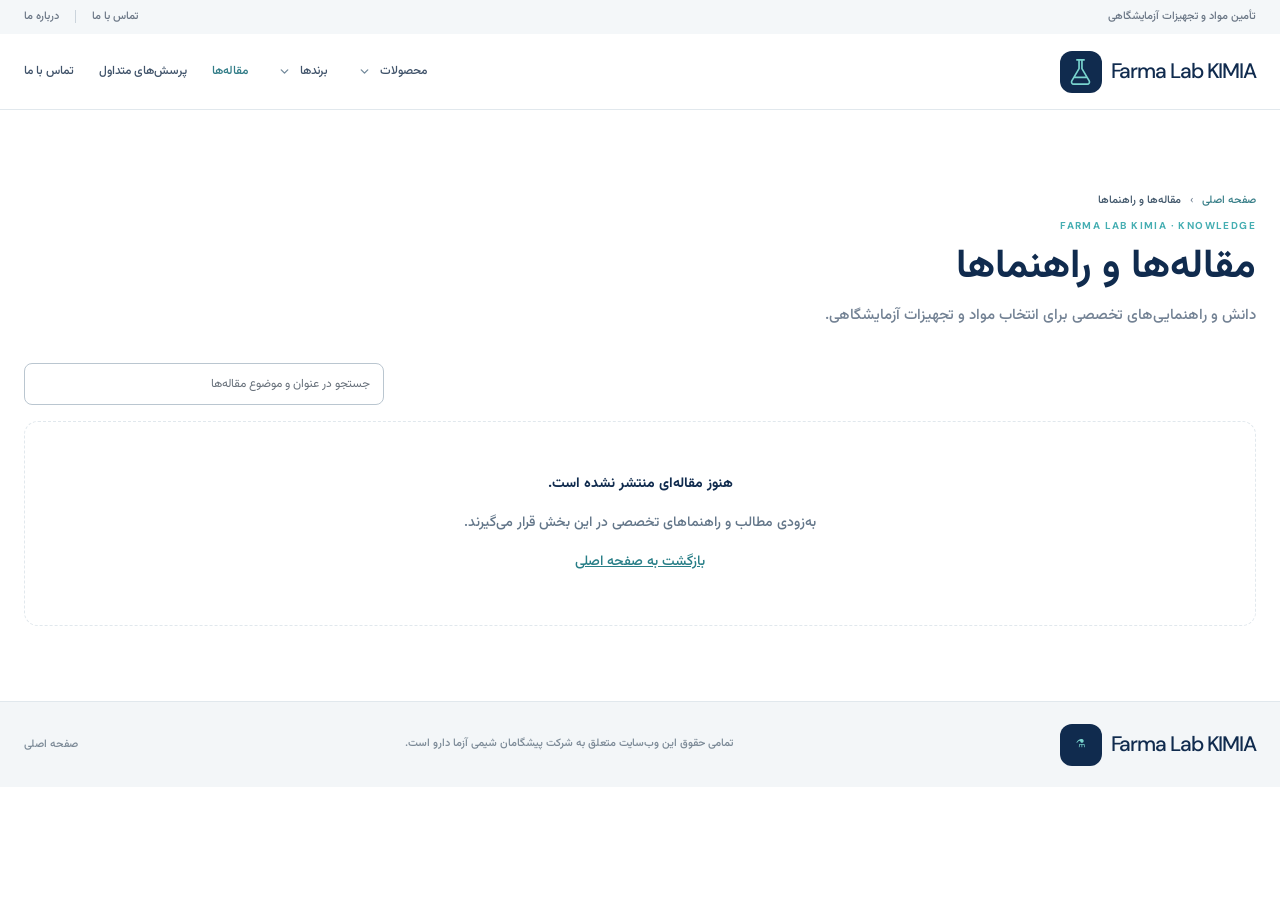
<file: farma-lab-kimia-live-2026-10-30-brand-quote 2/articles.html>
<!doctype html>
<html lang="fa-IR" dir="rtl">
<head>
  <meta charset="utf-8" />
  <meta name="viewport" content="width=device-width, initial-scale=1" />
  <meta name="description" content="مقاله‌ها و راهنماهای فارما لب کیمیا برای شناخت مواد شیمیایی، بررسی مشخصات محصول و انتخاب تجهیزات و ملزومات آزمایشگاهی." />
  <meta property="og:type" content="website" />
  <meta property="og:locale" content="fa_IR" />
  <meta property="og:site_name" content="Farma Lab Kimia" />
  <meta property="og:title" content="مقاله‌ها و راهنمای مواد و تجهیزات آزمایشگاهی | فارما لب کیمیا" />
  <meta property="og:description" content="مقاله‌ها و راهنماهای فارما لب کیمیا برای شناخت مواد شیمیایی، بررسی مشخصات محصول و انتخاب تجهیزات و ملزومات آزمایشگاهی." />
  <meta name="theme-color" content="#102b4e" />
  <title>مقاله‌ها و راهنمای مواد و تجهیزات آزمایشگاهی | فارما لب کیمیا</title>
  <link rel="icon" type="image/svg+xml" href="favicon.svg" />
  <link rel="preconnect" href="https://fonts.googleapis.com" />
  <link rel="preconnect" href="https://fonts.gstatic.com" crossorigin />
  <link href="https://fonts.googleapis.com/css2?family=DM+Sans:wght@400;500;600;700&family=Vazirmatn:wght@400;500;600;700;800&display=swap" rel="stylesheet" />
  <link rel="stylesheet" href="styles.css?v=products-menu-visual-20261030" />
  <link rel="stylesheet" href="articles.css?v=products-20261027" />
  <link rel="stylesheet" href="site-settings.css?v=products-20261027" />
  <link rel="stylesheet" href="theme.css?v=products-20261027" />
  <link rel="stylesheet" href="ui-polish.css?v=products-20261027" />
  <meta name="twitter:card" content="summary" />
  <meta name="twitter:title" content="مقاله‌ها و راهنمای مواد و تجهیزات آزمایشگاهی | فارما لب کیمیا" />
  <meta name="twitter:description" content="مقاله‌ها و راهنماهای فارما لب کیمیا برای شناخت مواد شیمیایی، بررسی مشخصات محصول و انتخاب تجهیزات و ملزومات آزمایشگاهی." />
  <script src="seo-config.js?v=products-20261027"></script>
  <link rel="stylesheet" href="business-polish.css?v=products-20261027" />
  <link rel="stylesheet" href="products-menu-restored.css?v=brand-menu-20261030" />
  <link rel="stylesheet" href="request-flow.css?v=card-state-20261030" />
</head>
<body class="articles-page">
  <div class="topline" data-site-section="topline"><div class="container top-inner"><span data-site-content="topline_text">تأمین مواد و تجهیزات آزمایشگاهی</span><div><a href="contact.html" target="_blank" rel="noopener noreferrer">تماس با ما</a><span class="divider"></span><a href="about.html" target="_blank" rel="noopener noreferrer">درباره ما</a></div></div></div>
  <header class="site-header"><div class="container article-header"><a class="brand" href="index.html"><span class="brand-mark" aria-hidden="true"><svg viewBox="0 0 40 40"><path d="M15 4h10M18 4v12L8 33a3 3 0 0 0 2.6 4.5h18.8A3 3 0 0 0 32 33L22 16V4M12 28h16"/></svg></span><span class="brand-name" data-site-content="brand_name">Farma Lab KIMIA</span></a><nav class="nav" id="nav" data-site-menu aria-label="ناوبری اصلی"><a href="catalog.html" data-site-content="nav_products">محصولات</a><a href="index.html#brands" data-site-content="nav_brands">برندها</a><a href="articles.html" data-site-content="nav_articles" aria-current="page">مقاله‌ها</a><a href="index.html#faq" data-site-content="nav_faq">پرسش‌های متداول</a><a href="contact.html" data-site-content="nav_contact" target="_blank" rel="noopener noreferrer">تماس با ما</a></nav></div></header>
  <main class="container articles-main">
    <nav class="seo-breadcrumbs article-breadcrumbs" id="article-breadcrumbs" aria-label="مسیر صفحه"><a href="index.html">صفحه اصلی</a><span aria-hidden="true">›</span><span aria-current="page">مقاله‌ها و راهنماها</span></nav>
    <section class="articles-intro"><span class="eyebrow" data-site-content="articles_eyebrow">FARMA LAB KIMIA · KNOWLEDGE</span><h1 id="articles-heading" data-site-content="articles_title">مقاله‌ها و راهنماها</h1><p id="articles-lead" data-site-content="articles_description">دانش و راهنمایی‌های تخصصی برای انتخاب مواد و تجهیزات آزمایشگاهی.</p><a id="back-to-articles" class="back-to-articles" href="articles.html" hidden>← بازگشت به همه مقاله‌ها</a></section>
    <section id="article-list-view" aria-labelledby="articles-heading"><div class="articles-list-tools"><b id="article-results-count"></b><label><span class="sr-only">جستجو در مقاله‌ها</span><input id="public-article-search" type="search" placeholder="جستجو در عنوان و موضوع مقاله‌ها" data-site-placeholder="articles_search_placeholder" /></label></div><div class="public-article-grid" id="public-article-grid"></div><div class="article-empty-state" id="public-article-empty" hidden><b data-site-content="articles_empty_title">هنوز مقاله‌ای منتشر نشده است.</b><p data-site-content="articles_empty_description">به‌زودی مطالب و راهنماهای تخصصی در این بخش قرار می‌گیرند.</p><a href="index.html">بازگشت به صفحه اصلی</a></div></section>
    <article class="public-article" id="public-article" hidden><img id="public-article-cover" alt="" hidden /><div class="public-article-meta"><span id="public-article-category"></span><time id="public-article-date"></time></div><h1 id="public-article-title"></h1><p class="public-article-excerpt" id="public-article-excerpt"></p><div class="public-article-body" id="public-article-body"></div><div class="public-article-tags" id="public-article-tags"></div><div class="public-article-share"><a href="index.html#catalog">مشاهده کاتالوگ ←</a><button id="share-article" type="button">اشتراک‌گذاری مقاله</button></div></article>
  </main>
  <footer class="articles-footer"><div class="container"><a class="brand" href="index.html"><span class="brand-mark" aria-hidden="true">⚗</span><span class="brand-name" data-site-content="brand_name">Farma Lab KIMIA</span></a><span data-site-content="footer_copyright">تمامی حقوق این وب‌سایت متعلق به شرکت پیشگامان شیمی آزما دارو است.</span><a href="index.html">صفحه اصلی</a></div></footer>
  <script src="supabase-config.js?v=products-20261027"></script><script src="catalog-taxonomy-data.js"></script><script src="catalog-taxonomy.js"></script><script src="navigation.js?v=brand-menu-20261030"></script><script type="module" src="supabase-client.js?v=products-20261027"></script><script type="module" src="site-content.js?v=brand-menu-20261030"></script><script type="module" src="articles.js?v=products-20261027"></script>
  <script src="request-flow.js?v=20261030"></script>
</body>
</html>
</file>
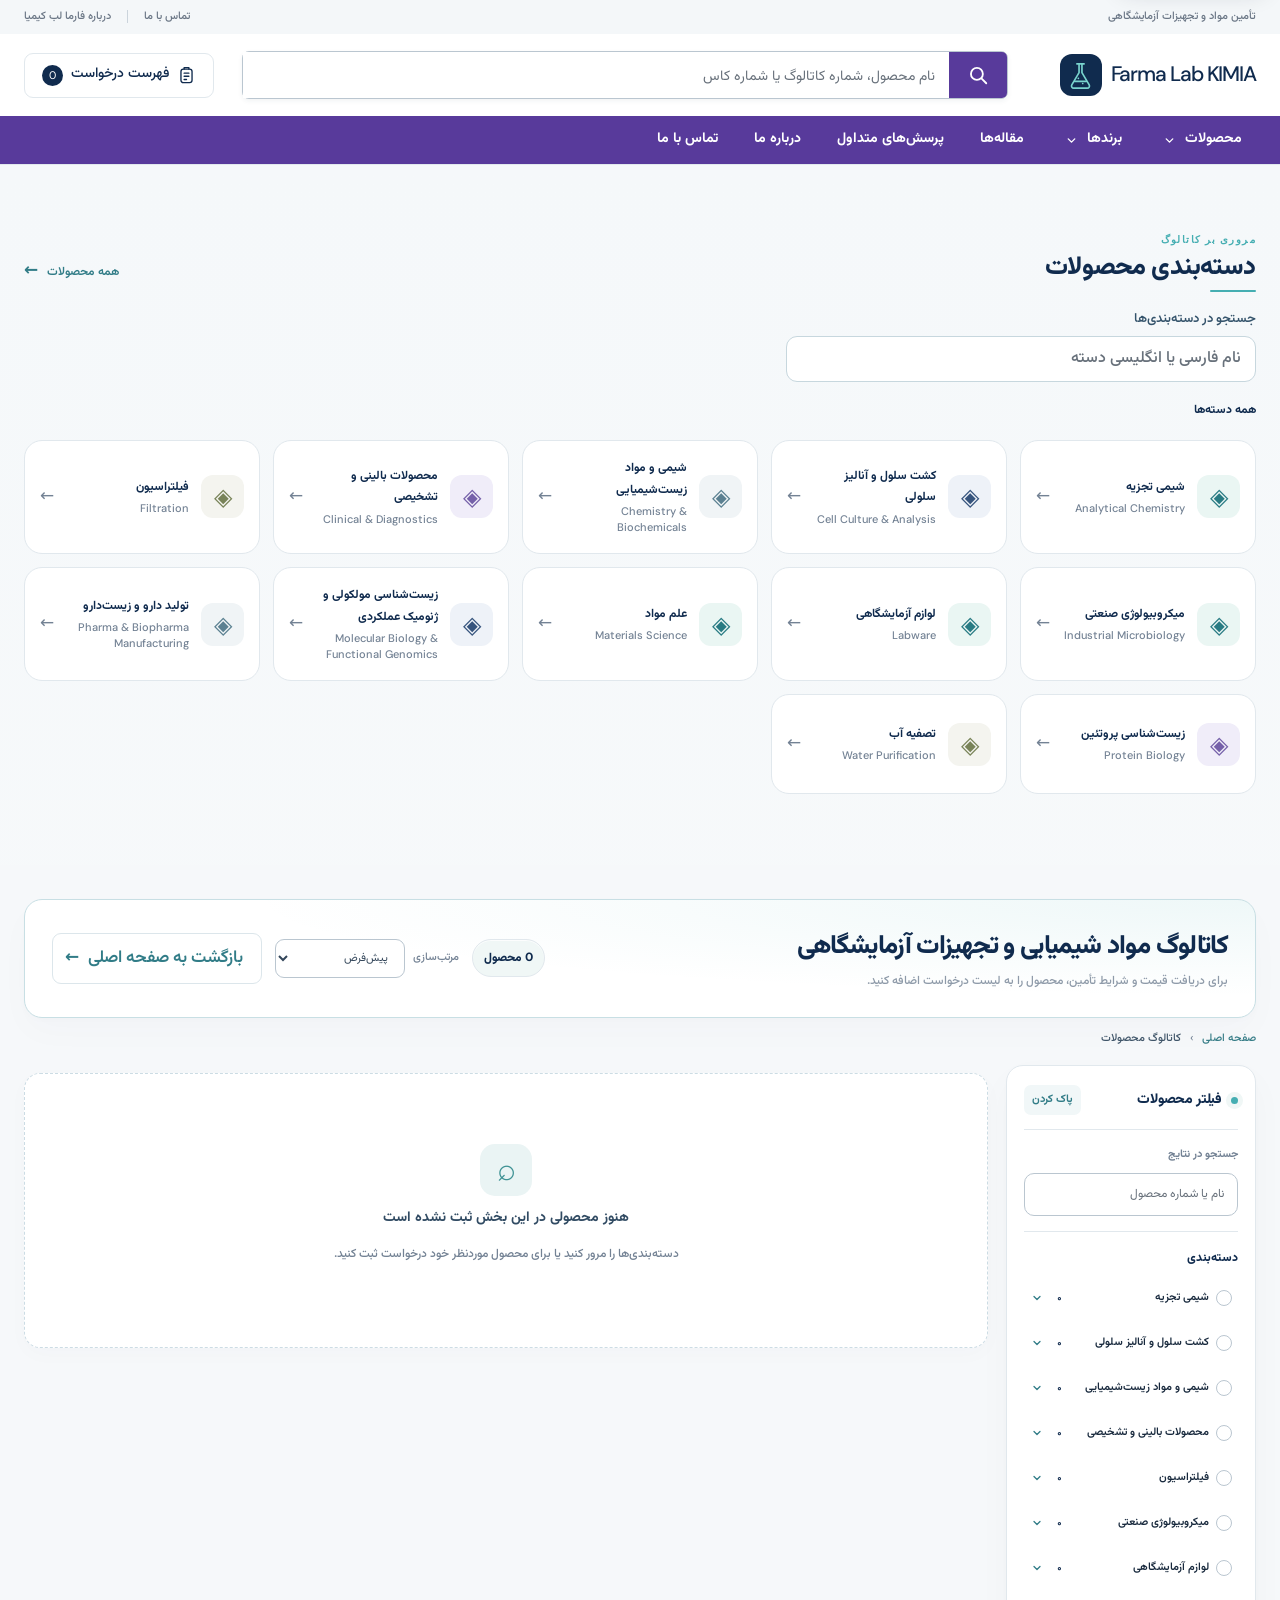
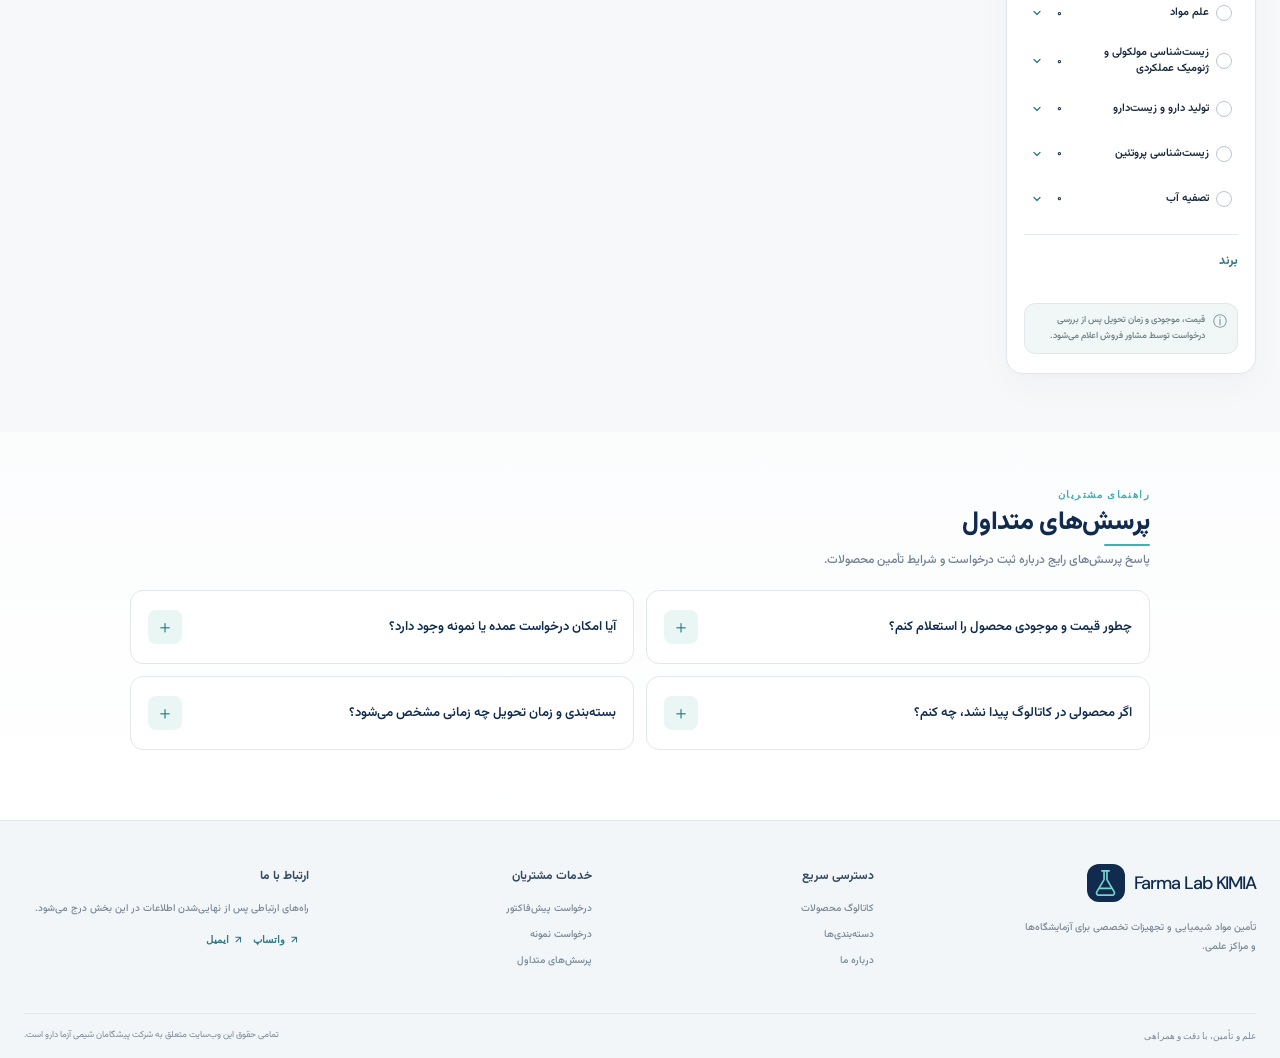
<file: farma-lab-kimia-live-2026-10-30-brand-quote 2/catalog.html>
<!doctype html>
<html lang="fa-IR" dir="rtl">
<head>
  <meta charset="utf-8" />
  <meta name="viewport" content="width=device-width, initial-scale=1" />
  <meta name="theme-color" content="#102b4e" />
  <meta name="description" content="مواد شیمیایی، نانومواد و تجهیزات آزمایشگاهی را با نام محصول، شماره کاس یا کد کاتالوگ پیدا کنید و درخواست قیمت و شرایط تأمین بفرستید." />
  <meta property="og:type" content="website" />
  <meta property="og:locale" content="fa_IR" />
  <meta property="og:site_name" content="Farma Lab Kimia" />
  <meta property="og:title" content="کاتالوگ مواد شیمیایی و تجهیزات آزمایشگاهی | فارما لب کیمیا" />
  <meta property="og:description" content="مواد شیمیایی، نانومواد و تجهیزات آزمایشگاهی را با نام محصول، شماره کاس یا کد کاتالوگ پیدا کنید و درخواست قیمت و شرایط تأمین بفرستید." />
  <meta name="twitter:card" content="summary" />
  <meta name="twitter:title" content="کاتالوگ مواد شیمیایی و تجهیزات آزمایشگاهی | فارما لب کیمیا" />
  <meta name="twitter:description" content="مواد شیمیایی، نانومواد و تجهیزات آزمایشگاهی را با نام محصول، شماره کاس یا کد کاتالوگ پیدا کنید و درخواست قیمت و شرایط تأمین بفرستید." />
  <title>کاتالوگ مواد شیمیایی و تجهیزات آزمایشگاهی | فارما لب کیمیا</title>
  <link rel="icon" type="image/svg+xml" href="favicon.svg" />
  <link rel="preconnect" href="https://fonts.googleapis.com" />
  <link rel="preconnect" href="https://fonts.gstatic.com" crossorigin />
  <link href="https://fonts.googleapis.com/css2?family=DM+Sans:wght@400;500;600;700&family=Vazirmatn:wght@400;500;600;700;800&display=swap" rel="stylesheet" />
  <link rel="stylesheet" href="styles.css?v=products-menu-visual-20261030" />
  <link rel="stylesheet" href="catalog-filters.css?v=taxonomy-20261027-r1" />
  <link rel="stylesheet" href="site-settings.css?v=taxonomy-20261027-r1" />
  <link rel="stylesheet" href="theme.css?v=taxonomy-20261027-r1" />
  <link rel="stylesheet" href="ui-polish.css?v=taxonomy-20261027-r1" />
  <link rel="stylesheet" href="catalog-delight.css?v=taxonomy-20261027-r1" />
  <link rel="stylesheet" href="taxonomy-pyramid.css?v=taxonomy-20261027-r1" />
  <link rel="stylesheet" href="quote-workspace.css?v=taxonomy-20261027-r1" />
  <script src="seo-config.js?v=taxonomy-20261027-r1"></script>
  <link rel="stylesheet" href="seo-polish.css?v=taxonomy-20261027-r1" />
  <link rel="stylesheet" href="business-polish.css?v=taxonomy-20261027-r1" />
  <link rel="stylesheet" href="products-menu-restored.css?v=brand-menu-20261030" />
  <link rel="stylesheet" href="request-flow.css?v=card-state-20261030" />
</head>
<body class="catalog-page">
  <a class="skip-link" href="#home">رفتن به محتوای اصلی</a>
  <div class="topline" data-site-section="topline"><div class="container top-inner"><span data-site-content="topline_text">تأمین مواد و تجهیزات آزمایشگاهی</span><div><a href="contact.html" data-site-content="nav_contact" target="_blank" rel="noopener noreferrer">تماس با ما</a><span class="divider"></span><a href="about.html" data-site-content="nav_about" target="_blank" rel="noopener noreferrer">درباره فارما لب کیمیا</a></div></div></div>
  <header class="site-header">
    <div class="container header-main">
      <a class="brand" href="index.html" aria-label="Farma Lab Kimia home">
        <span class="brand-mark" aria-hidden="true"><svg viewBox="0 0 40 40"><path d="M15 4h10M18 4v12L8 33a3 3 0 0 0 2.6 4.5h18.8A3 3 0 0 0 32 33L22 16V4"/><path d="M12 28h16M17 24h.1M23 31h.1"/></svg></span>
        <span class="brand-name" data-site-content="brand_name">Farma Lab KIMIA</span>
      </a>
      <form class="searchbar" id="search-form" action="catalog.html" method="get" role="search">
        
        <input id="search-input" name="q" type="search" autocomplete="off" dir="auto" placeholder="نام محصول، شماره کاتالوگ یا شماره کاس" data-site-placeholder="search_placeholder" aria-label="جستجو با نام محصول، شماره کاتالوگ یا شماره کاس" />
        <button class="search-submit" aria-label="Search" type="submit"><svg viewBox="0 0 24 24"><circle cx="10.8" cy="10.8" r="6.5"/><path d="m16 16 5 5"/></svg></button>
        <div class="suggestions" id="suggestions" role="listbox" hidden></div>
      </form>
      <button class="quote-trigger" id="quote-open" aria-label="بازکردن فهرست درخواست"><svg viewBox="0 0 24 24" aria-hidden="true"><rect x="5" y="4" width="14" height="17" rx="3"/><path d="M9 4V2h6v2M9 9h6M9 13h6M9 17h3"/></svg><span data-site-content="quote_trigger_label">فهرست درخواست</span><b id="quote-count">0</b></button>
      <button class="menu-toggle" id="menu-toggle" aria-label="بازکردن منو" aria-controls="nav" aria-expanded="false">☰</button>
    </div>
    <nav class="container nav" id="nav" data-site-menu aria-label="ناوبری اصلی" data-site-section="navigation"><a href="#catalog" data-site-content="nav_products">محصولات</a><a href="index.html#brands" data-site-content="nav_brands">برندها</a><a href="articles.html" data-site-content="nav_articles">مقاله‌ها</a><a href="index.html#faq" data-site-content="nav_faq">پرسش‌های متداول</a><a href="about.html" data-site-content="nav_about" target="_blank" rel="noopener noreferrer">درباره ما</a><a href="contact.html" data-site-content="nav_contact" target="_blank" rel="noopener noreferrer">تماس با ما</a></nav>
  </header>

  <main id="home">
    <section class="container hero" data-site-section="hero">
      <div class="hero-copy">
        <span class="eyebrow"><i></i> FARMA LAB KIMIA</span>
        <h2 data-site-content="hero_title">تأمین مواد دارویی و آزمایشگاهی</h2>
        <p data-site-content="hero_description">مواد شیمیایی، تجهیزات آزمایشگاهی و محصولات تخصصی از برندهای معتبر جهانی؛ برای دانشگاه‌ها، مراکز تحقیقاتی، صنایع و آزمایشگاه‌ها.</p>
        <div class="hero-actions"><a class="button button-primary" href="catalog.html" data-site-link="hero_products_url"><span data-site-content="hero_cta_products">مشاهده محصولات</span> <span>←</span></a><a class="button button-outline" href="contact.html" data-site-content="hero_cta_consult" data-site-link="hero_consult_url" target="_blank" rel="noopener noreferrer">دریافت مشاوره</a></div>
      </div>
      <div class="hero-visual" aria-label="Abstract laboratory glassware illustration">
        <div class="orb orb-one"></div><div class="orb orb-two"></div>
        <div class="molecule molecule-a"><i></i><i></i><i></i><i></i><svg viewBox="0 0 280 220"><path d="M30 100 95 35l90 16 60 70-62 64-93-15zM95 35l-5 135m95-119-5 134M30 100l153 85m62-64L90 170"/></svg></div>
        <div class="glass flask"><div class="neck"></div><div class="liquid"></div><span class="glass-shine"></span></div>
        <div class="glass cylinder"><div class="liquid"></div><span class="tick t1"></span><span class="tick t2"></span><span class="tick t3"></span></div>
        <div class="glass petri"><i></i></div>
        <div class="visual-caption"><span class="caption-icon">✳</span><span><b data-site-content="hero_visual_title">تأمین مطمئن برای علم</b><small data-site-content="hero_visual_note">مواد و تجهیزات مورد نیاز پژوهش</small></span></div>
        <span class="visual-label label-top" data-site-content="hero_visual_label">ملزومات آزمایشگاهی</span><span class="visual-label label-bottom" data-site-content="hero_visual_tagline">کیفیت · دانش · پشتیبانی</span>
      </div>
    </section>

    <section class="container category-section" id="categories" data-site-section="categories">
      <div class="section-head"><div><span class="eyebrow">مروری بر کاتالوگ</span><h2>دسته‌بندی محصولات</h2></div><a class="text-link" href="catalog.html">همه محصولات <span>←</span></a></div>
      <div class="category-grid" id="category-grid"></div>
    </section>

    <section class="catalog-section" id="catalog" data-site-section="catalog">
      <div class="container">
        <div class="section-head"><div><span class="eyebrow" data-site-content="catalog_page_eyebrow">کاتالوگ محصولات</span><h1 class="catalog-title" id="catalog-title" data-site-content="catalog_page_title">کاتالوگ مواد شیمیایی و تجهیزات آزمایشگاهی</h1><p class="section-subtitle" data-site-content="catalog_page_description">برای دریافت قیمت و شرایط تأمین، محصول را به لیست درخواست اضافه کنید.</p></div><div class="catalog-head-actions"><span class="result-count" id="result-count"></span><label class="catalog-sort-label">مرتب‌سازی <select id="catalog-sort"><option value="relevance">پیش‌فرض</option><option value="name-asc">نام محصول: A تا Z</option><option value="name-desc">نام محصول: Z تا A</option></select></label><a class="text-link" href="index.html"><span data-site-content="catalog_back_link">بازگشت به صفحه اصلی</span> <span>←</span></a></div></div>
        <nav class="seo-breadcrumbs" id="seo-breadcrumbs" aria-label="مسیر صفحه"><a href="index.html">صفحه اصلی</a><span aria-hidden="true">›</span><span aria-current="page">کاتالوگ محصولات</span></nav>
        <div class="catalog-layout">
          <aside class="filters">
            <div class="filter-heading"><b data-site-content="filter_title">فیلتر محصولات</b><button id="clear-filters" data-site-content="filter_clear">پاک کردن</button></div>
            <label class="filter-search"><span data-site-content="filter_search_label">جستجو در نتایج</span><input id="filter-search" type="search" placeholder="نام یا شماره محصول" data-site-placeholder="filter_search_placeholder" /></label>
            <div class="filter-group filter-category-group"><b data-site-content="filter_category_label">دسته‌بندی</b><div id="category-filters" role="group" aria-label="دسته‌بندی و زیرگروه‌ها"></div></div>
            <div class="filter-group filter-brand-group"><b>برند</b><div id="brand-filters" role="group" aria-label="فیلتر بر اساس برند"></div></div>
            <div class="filter-note"><span>ⓘ</span><p data-site-content="filter_note">قیمت، موجودی و زمان تحویل پس از بررسی درخواست توسط مشاور فروش اعلام می‌شود.</p></div>
          </aside>
      <div class="products-area" id="catalog-results"><div class="active-filters" id="active-filters"></div><div class="pubchem-status" id="pubchem-status" hidden></div><div class="product-grid" id="product-grid"></div><nav class="catalog-pagination" id="catalog-pagination" aria-label="صفحه‌بندی محصولات" hidden></nav><div class="empty-state" id="empty-state" hidden><span>⌕</span><b data-site-content="no_results_title">محصولی پیدا نشد</b><p data-site-content="no_results_description">نام محصول، شماره کاتالوگ یا شماره کاس را بررسی کنید.</p></div></div>
        </div>
      </div>
    </section>

    <section class="container faq-section" id="faq" aria-labelledby="faq-title" data-site-section="faq">
      <div class="section-head faq-head"><div><span class="eyebrow" data-site-content="faq_eyebrow">راهنمای مشتریان</span><h2 id="faq-title" data-site-content="faq_title">پرسش‌های متداول</h2><p class="section-subtitle" data-site-content="faq_description">پاسخ پرسش‌های رایج درباره ثبت درخواست و شرایط تأمین محصولات.</p></div></div>
      <div class="faq-grid">
        <details class="faq-item"><summary><span data-site-content="faq_1_question">چطور قیمت و موجودی محصول را استعلام کنم؟</span><span aria-hidden="true">＋</span></summary><div class="faq-answer"><p data-site-content="faq_1_answer">محصول را به فهرست درخواست اضافه کنید و در صورت نیاز مقدار تقریبی را بنویسید. پس از بررسی، مشاور فروش قیمت و موجودی قابل تأمین را اعلام می‌کند.</p></div></details>
        <details class="faq-item"><summary><span data-site-content="faq_2_question">آیا امکان درخواست عمده یا نمونه وجود دارد؟</span><span aria-hidden="true">＋</span></summary><div class="faq-answer"><p data-site-content="faq_2_answer">بله، می‌توانید درخواست خرید عمده یا نمونه ثبت کنید. مقدار قابل تأمین و شرایط هر درخواست پس از بررسی توسط مشاور فروش اعلام می‌شود.</p></div></details>
        <details class="faq-item"><summary><span data-site-content="faq_3_question">اگر محصولی در کاتالوگ پیدا نشد، چه کنم؟</span><span aria-hidden="true">＋</span></summary><div class="faq-answer"><p data-site-content="faq_3_answer">نام محصول، شماره CAS یا شماره کاتالوگ را به فهرست درخواست اضافه کنید. امکان تأمین آن از Sigma-Aldrich بررسی می‌شود و مشاور فروش پس از بررسی با شما تماس می‌گیرد.</p></div></details>
        <details class="faq-item"><summary><span data-site-content="faq_4_question">بسته‌بندی و زمان تحویل چه زمانی مشخص می‌شود؟</span><span aria-hidden="true">＋</span></summary><div class="faq-answer"><p data-site-content="faq_4_answer">بسته‌بندی، زمان تحویل و شرایط نهایی پس از بررسی محصول و مقدار درخواستی، توسط مشاور فروش به شما اعلام می‌شود.</p></div></details>
      </div>
    </section>

    <section class="container about-band" id="about" data-site-section="about"><div class="about-icon"><svg viewBox="0 0 48 48"><path d="M19 5h10M21 5v14L9 39a3 3 0 0 0 2.6 4.5h24.8A3 3 0 0 0 39 39L27 19V5M14 32h20"/></svg></div><div><span class="eyebrow">FARMA LAB KIMIA</span><h2 data-site-content="about_title">تأمین مطمئن برای نیازهای علمی شما</h2><p data-site-content="about_description">درخواست خود را برای خرید عمده یا نمونه ثبت کنید. تیم فروش پس از بررسی، اطلاعات فنی، قیمت و شرایط تأمین را با شما هماهنگ می‌کند.</p></div><a class="button button-light" href="contact.html" data-site-link="about_button_url" target="_blank" rel="noopener noreferrer"><span data-site-content="about_button">ارتباط با مشاور</span> <span>←</span></a></section>
  </main>

  <footer id="contact" data-site-section="contact"><div class="container footer-main"><div class="footer-brand"><a class="brand brand-footer" href="#home"><span class="brand-mark"><svg viewBox="0 0 40 40"><path d="M15 4h10M18 4v12L8 33a3 3 0 0 0 2.6 4.5h18.8A3 3 0 0 0 32 33L22 16V4"/><path d="M12 28h16"/></svg></span><span class="brand-name" data-site-content="brand_name">Farma Lab KIMIA</span></a><p data-site-content="footer_description">تأمین مواد شیمیایی و تجهیزات تخصصی برای آزمایشگاه‌ها و مراکز علمی.</p></div><div><h3 data-site-content="footer_quick_title">دسترسی سریع</h3><a href="#catalog" data-site-content="footer_catalog_link" data-site-link="footer_catalog_url">کاتالوگ محصولات</a><a href="index.html#categories" data-site-content="footer_categories_link" data-site-link="footer_categories_url">دسته‌بندی‌ها</a><a href="about.html" data-site-content="footer_about_link" data-site-link="footer_about_url" target="_blank" rel="noopener noreferrer">درباره ما</a></div><div><h3 data-site-content="footer_service_title">خدمات مشتریان</h3><a href="contact.html" data-site-content="footer_quote_link" data-site-link="footer_quote_url" target="_blank" rel="noopener noreferrer">درخواست پیش‌فاکتور</a><a href="contact.html" data-site-content="footer_sample_link" data-site-link="footer_sample_url" target="_blank" rel="noopener noreferrer">درخواست نمونه</a><a href="index.html#faq" data-site-content="footer_faq_link" data-site-link="footer_faq_url">پرسش‌های متداول</a></div><div><h3 data-site-content="footer_contact_title">ارتباط با ما</h3><p class="contact-line" data-site-content="footer_contact_note">راه‌های ارتباطی پس از نهایی‌شدن اطلاعات در این بخش درج می‌شود.</p><a class="contact-action" id="footer-whatsapp" href="#contact" aria-disabled="true"><span data-site-content="footer_whatsapp_label">واتساپ</span> <span>↗</span></a><a class="contact-action" id="footer-email" href="#contact" aria-disabled="true"><span data-site-content="footer_email_label">ایمیل</span> <span>↗</span></a></div></div><div class="container footer-bottom"><span data-site-content="footer_copyright">تمامی حقوق این وب‌سایت متعلق به شرکت پیشگامان شیمی آزما دارو است.</span><span data-site-content="footer_tagline">علم و تأمین، با دقت و همراهی</span></div></footer>

  <div class="quote-overlay" id="quote-overlay" hidden></div>
  <aside class="quote-drawer" id="quote-drawer" role="dialog" aria-modal="true" aria-labelledby="quote-title" aria-hidden="true" inert>
 <div class="drawer-head"><div class="quote-heading"><span class="quote-heading-icon"><svg viewBox="0 0 24 24" fill="none" stroke="currentColor" stroke-width="1.7" stroke-linecap="round" stroke-linejoin="round" aria-hidden="true"><rect x="5" y="4" width="14" height="17" rx="3"/><path d="M9 4V2h6v2M9 9h6M9 13h6M9 17h3"/></svg></span><div><span class="eyebrow">درخواست شما</span><h2 id="quote-title" data-site-content="quote_title">لیست درخواست قیمت</h2></div></div><button id="quote-close" type="button" aria-label="بستن فهرست درخواست">×</button></div>
 <div class="quote-summary" id="quote-summary" hidden><span class="quote-summary-count"><b data-quote-total>۰</b> محصول</span><span data-quote-ready>مقدار مورد نیاز را مشخص کنید</span></div>
 <div class="quote-content"><p class="drawer-intro" data-site-content="quote_intro">محصولات مورد نظر را بررسی کنید و درخواست خود را یکجا برای مشاور فروش بفرستید. قیمت و شرایط تأمین پس از تماس اعلام می‌شود.</p><div class="quote-items" id="quote-items"></div>
 <div class="quote-empty" id="quote-empty"><span><svg viewBox="0 0 24 24" fill="none" stroke="currentColor" stroke-width="1.7" stroke-linecap="round" stroke-linejoin="round" aria-hidden="true"><rect x="5" y="4" width="14" height="17" rx="3"/><path d="M9 4V2h6v2M9 9h6M9 13h6M9 17h3"/></svg></span><b data-site-content="quote_empty_title">هنوز محصولی اضافه نشده</b><p data-site-content="quote_empty_description">از کاتالوگ محصولات مورد نظرتان را انتخاب کنید.</p><button class="button button-outline" id="browse-products" type="button" data-site-content="quote_browse_button">مشاهده کاتالوگ</button></div>
 <div class="quote-note-wrap" id="quote-note-wrap" hidden><details class="quote-note-details"><summary><span data-site-content="quote_note_label">توضیح تکمیلی</span><small>اختیاری</small><span class="quote-note-chevron" aria-hidden="true">⌄</span></summary><label for="quote-note" class="quote-sr-only">توضیحات تکمیلی درخواست</label><textarea id="quote-note" dir="auto" rows="3" placeholder="نام سازمان یا توضیح دیگری درباره درخواست" data-site-placeholder="quote_note_placeholder"></textarea></details><div class="quote-copy-fallback" id="quote-copy-fallback" hidden><label for="quote-prepared-message">متن آماده‌شده؛ برای کپی انتخاب کنید</label><textarea id="quote-prepared-message" readonly rows="5" dir="rtl"></textarea></div></div></div>
 <div class="quote-send" id="quote-send" hidden><p class="quote-disclaimer" data-site-content="quote_disclaimer">قیمت، بسته‌بندی و زمان تحویل پس از بررسی درخواست اعلام می‌شود.</p><div class="quote-actions"><a class="button button-whatsapp" id="send-whatsapp" href="#" aria-disabled="true" hidden target="_blank" rel="noopener noreferrer"><span data-site-content="quote_whatsapp_button">ارسال درخواست با واتساپ</span><span aria-hidden="true">↗</span></a><a class="button button-email" id="send-email" href="#" aria-disabled="true" hidden><span data-site-content="quote_email_button">ارسال درخواست با ایمیل</span><span aria-hidden="true">↗</span></a><button class="button button-outline quote-copy" id="copy-request" type="button"><svg viewBox="0 0 24 24" fill="none" stroke="currentColor" stroke-width="1.7" stroke-linecap="round" stroke-linejoin="round" aria-hidden="true"><rect x="5" y="4" width="14" height="17" rx="3"/><path d="M9 4V2h6v2M9 9h6M9 13h6M9 17h3"/></svg><span>کپی متن درخواست</span></button></div><p class="quote-channel-hint" id="quote-channel-hint">متن درخواست را کپی کنید و از راه ارتباطی دلخواه بفرستید.</p><p class="quote-feedback" id="quote-feedback" role="status" aria-live="polite"></p></div>
</aside>
  <div class="detail-overlay" id="detail-overlay" hidden><section class="detail-modal" role="dialog" aria-modal="true" aria-labelledby="detail-title"><button class="detail-close" id="detail-close" aria-label="بستن">×</button><div class="detail-art" id="detail-art"></div><div class="detail-content"><span class="eyebrow" data-site-content="product_details_title">مشخصات محصول</span><span class="product-category" id="detail-category"></span><h2 id="detail-title"></h2><p class="detail-brand" id="detail-brand"></p><p class="detail-description" id="detail-description" hidden></p><div class="detail-fields" id="detail-fields"></div><p class="detail-note" data-site-content="product_details_note">قیمت، موجودی، گزینه‌های بسته‌بندی و زمان تحویل توسط مشاور فروش اعلام می‌شود.</p><button class="button button-primary" id="detail-add"><span data-site-content="product_add_button">افزودن به فهرست درخواست</span> <span>＋</span></button></div></section></div>
  <div class="toast" id="toast" role="status" aria-live="polite"></div>
  <script src="catalog-imports.js"></script><script src="product-packages.js"></script><script src="supabase-config.js"></script><script src="catalog-taxonomy-data.js"></script><script src="catalog-taxonomy.js"></script><script type="module" src="supabase-client.js"></script><script type="module" src="site-content.js?v=brand-menu-20261030"></script><script src="navigation.js?v=brand-menu-20261030"></script><script src="quote-workspace.js?v=taxonomy-20261027-r1"></script><script src="app.js?v=brand-quote-search-20261030"></script>
  <script src="request-flow.js?v=20261030"></script>
</body>
</html>
</file>
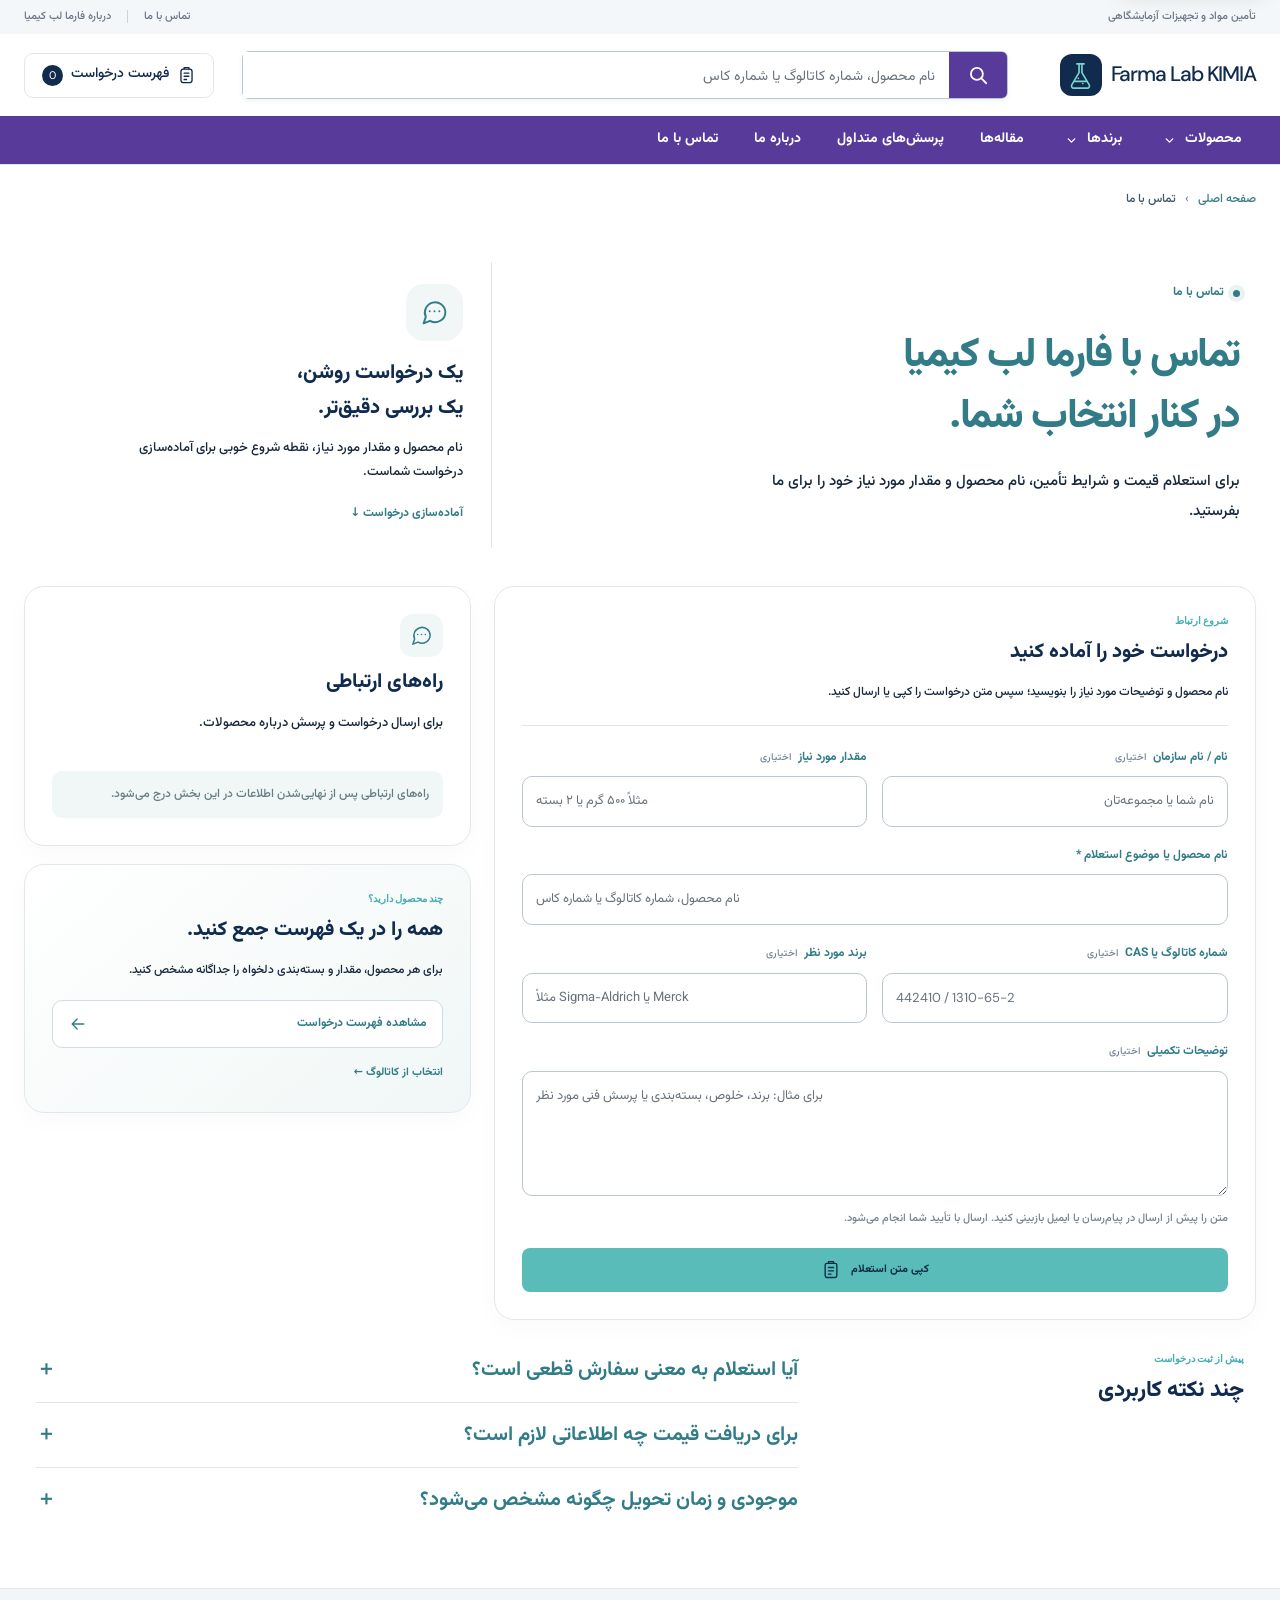
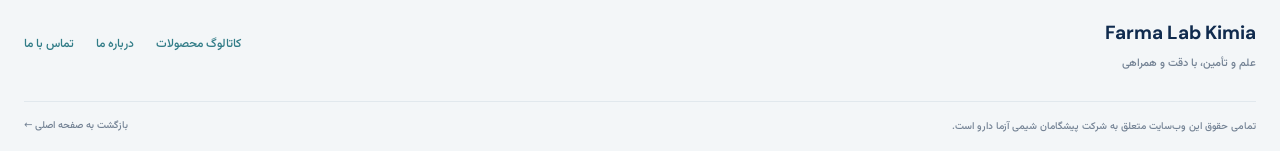
<file: farma-lab-kimia-live-2026-10-30-brand-quote 2/contact.html>
<!DOCTYPE html>
<html lang="fa-IR" dir="rtl">
<head>
 <meta charset="utf-8">
 <meta name="viewport" content="width=device-width, initial-scale=1">
 <meta name="description" content="برای استعلام قیمت مواد شیمیایی و تجهیزات آزمایشگاهی با فارما لب کیمیا در ارتباط باشید؛ نام محصول، مقدار و توضیحات درخواست خود را آماده کنید.">
 <meta name="theme-color" content="#102b4e">
 <title>تماس با فارما لب کیمیا | استعلام قیمت و شرایط تأمین</title>
 <link rel="icon" type="image/svg+xml" href="favicon.svg">
 <link rel="preconnect" href="https://fonts.googleapis.com">
 <link rel="preconnect" href="https://fonts.gstatic.com" crossorigin="">
 <link href="https://fonts.googleapis.com/css2?family=DM+Sans:wght@400;500;600;700&family=Vazirmatn:wght@400;500;600;700;800&display=swap" rel="stylesheet">
 <link rel="stylesheet" href="styles.css?v=products-menu-visual-20261030">
 <link rel="stylesheet" href="site-settings.css?v=taxonomy-20261027-r1">
 <link rel="stylesheet" href="theme.css?v=taxonomy-20261027-r1">
 <link rel="stylesheet" href="ui-polish.css?v=taxonomy-20261027-r1">
 <link rel="stylesheet" href="info-pages.css?v=taxonomy-20261027-r1">
  <meta property="og:title" content="تماس با فارما لب کیمیا | استعلام قیمت و شرایط تأمین">
  <meta property="og:description" content="برای استعلام قیمت مواد شیمیایی و تجهیزات آزمایشگاهی با فارما لب کیمیا در ارتباط باشید؛ نام محصول، مقدار و توضیحات درخواست خود را آماده کنید.">
  <meta property="og:site_name" content="Farma Lab Kimia">
  <meta property="og:locale" content="fa_IR">
  <meta property="og:type" content="website">
  <meta name="twitter:card" content="summary">
  <meta name="twitter:title" content="تماس با فارما لب کیمیا | استعلام قیمت و شرایط تأمین">
  <meta name="twitter:description" content="برای استعلام قیمت مواد شیمیایی و تجهیزات آزمایشگاهی با فارما لب کیمیا در ارتباط باشید؛ نام محصول، مقدار و توضیحات درخواست خود را آماده کنید.">
  <meta property="og:url" content="https://farma-lab-kimia-test.pages.dev/contact.html">
  <link rel="canonical" href="https://farma-lab-kimia-test.pages.dev/contact.html">
  <script type="application/ld+json" id="page-schema">{"@context":"https://schema.org","@graph":[{"@type":"ContactPage","@id":"https://farma-lab-kimia-test.pages.dev/contact.html#page","url":"https://farma-lab-kimia-test.pages.dev/contact.html","name":"تماس با فارما لب کیمیا | استعلام قیمت و شرایط تأمین","description":"برای استعلام قیمت مواد شیمیایی و تجهیزات آزمایشگاهی با فارما لب کیمیا در ارتباط باشید؛ نام محصول، مقدار و توضیحات درخواست خود را آماده کنید.","inLanguage":"fa-IR","isPartOf":{"@id":"https://farma-lab-kimia-test.pages.dev/#website"},"about":{"@id":"https://farma-lab-kimia-test.pages.dev/#organization"}},{"@type":"Organization","@id":"https://farma-lab-kimia-test.pages.dev/#organization","name":"Farma Lab Kimia","url":"https://farma-lab-kimia-test.pages.dev/"},{"@type":"WebSite","@id":"https://farma-lab-kimia-test.pages.dev/#website","name":"Farma Lab Kimia","url":"https://farma-lab-kimia-test.pages.dev/","inLanguage":"fa-IR"},{"@type":"BreadcrumbList","itemListElement":[{"@type":"ListItem","position":1,"name":"صفحه اصلی","item":"https://farma-lab-kimia-test.pages.dev/"},{"@type":"ListItem","position":2,"name":"تماس با ما","item":"https://farma-lab-kimia-test.pages.dev/contact.html"}]}]}</script>
  <script src="seo-config.js?v=taxonomy-20261027-r1"></script>
  <link rel="stylesheet" href="business-polish.css?v=taxonomy-20261027-r1">
<link rel="stylesheet" href="quote-workspace.css?v=taxonomy-20261027-r1" />
  <link rel="stylesheet" href="products-menu-restored.css?v=brand-menu-20261030" />
  <link rel="stylesheet" href="request-flow.css?v=card-state-20261030" />
</head>
<body data-info-page="contact" class="info-page">
 <a class="skip-link" href="#info-main">رفتن به محتوای اصلی</a>
  <div class="topline" data-site-section="topline"><div class="container top-inner"><span data-site-content="topline_text">تأمین مواد و تجهیزات آزمایشگاهی</span><div><a href="contact.html" data-site-content="nav_contact" target="_blank" rel="noopener noreferrer">تماس با ما</a><span class="divider"></span><a href="about.html" data-site-content="nav_about" target="_blank" rel="noopener noreferrer">درباره فارما لب کیمیا</a></div></div></div>
  <header class="site-header">
    <div class="container header-main">
      <a class="brand" href="index.html" aria-label="Farma Lab Kimia home">
        <span class="brand-mark" aria-hidden="true"><svg viewBox="0 0 40 40"><path d="M15 4h10M18 4v12L8 33a3 3 0 0 0 2.6 4.5h18.8A3 3 0 0 0 32 33L22 16V4" /><path d="M12 28h16M17 24h.1M23 31h.1" /></svg></span>
        <span class="brand-name" data-site-content="brand_name">Farma Lab KIMIA</span>
      </a>
      <form class="searchbar" id="search-form" role="search" action="catalog.html" method="get">
        
        <input id="search-input" name="q" type="search" autocomplete="off" dir="auto" placeholder="نام محصول، شماره کاتالوگ یا شماره کاس" data-site-placeholder="search_placeholder" aria-label="جستجو با مثلاً هیدروکسید لیتیوم / Lithium hydroxide">
        <button class="search-submit" aria-label="Search" type="submit"><svg viewBox="0 0 24 24"><circle cx="10.8" cy="10.8" r="6.5" /><path d="m16 16 5 5" /></svg></button>
      </form>
      <button type="button" class="quote-trigger" id="quote-open" aria-controls="quote-drawer" aria-expanded="false" aria-label="بازکردن فهرست درخواست"><svg viewBox="0 0 24 24" aria-hidden="true"><rect x="5" y="4" width="14" height="17" rx="3" /><path d="M9 4V2h6v2M9 9h6M9 13h6M9 17h3" /></svg><span data-site-content="quote_trigger_label">فهرست درخواست</span><b id="quote-count">0</b></button>
      <button class="menu-toggle" id="menu-toggle" aria-label="بازکردن منو" aria-controls="nav" aria-expanded="false">☰</button>
    </div>
    <nav class="container nav" id="nav" data-site-menu="" aria-label="ناوبری اصلی" data-site-section="navigation"><a href="catalog.html" data-site-content="nav_products">محصولات</a><a href="index.html#brands" data-site-content="nav_brands">برندها</a><a href="articles.html" data-site-content="nav_articles">مقاله‌ها</a><a href="index.html#faq" data-site-content="nav_faq">پرسش‌های متداول</a><a href="about.html" data-site-content="nav_about" target="_blank" rel="noopener noreferrer">درباره ما</a><a href="contact.html" data-site-content="nav_contact" target="_blank" rel="noopener noreferrer">تماس با ما</a></nav>
  </header>
 <main class="container info-main" id="info-main">
 <nav class="seo-breadcrumbs" aria-label="مسیر صفحه"><a href="index.html">صفحه اصلی</a><span aria-hidden="true">›</span><span aria-current="page">تماس با ما</span></nav>
 <section data-page-section="contact_page_hero" class="info-hero info-contact-hero" aria-labelledby="contact-heading"><div class="info-hero-copy"><span class="info-kicker"><i></i><span data-site-content="contact_page_text_1"> تماس با ما</span></span><h1 id="contact-heading"><span data-site-content="contact_page_text_2">تماس با فارما لب کیمیا</span><br><span data-site-content="contact_page_subtitle">در کنار انتخاب شما.</span></h1><p data-site-content="contact_page_text_3">برای استعلام قیمت و شرایط تأمین، نام محصول و مقدار مورد نیاز خود را برای ما بفرستید.</p></div><div class="info-contact-intro"><span class="info-intro-icon"><svg viewBox="0 0 24 24" aria-hidden="true" fill="none" stroke="currentColor" stroke-width="1.6" stroke-linecap="round" stroke-linejoin="round"><path d="M21 11.5a8.5 8.5 0 0 1-12.7 7.4L3 21l1.8-5.4A8.5 8.5 0 1 1 21 11.5Z" /><path d="M8 11h.01M12 11h.01M16 11h.01" /></svg></span><strong><span data-site-content="contact_page_text_4">یک درخواست روشن،</span><br><span data-site-content="contact_page_text_5">یک بررسی دقیق‌تر.</span></strong><p data-site-content="contact_page_text_6">نام محصول و مقدار مورد نیاز، نقطه شروع خوبی برای آماده‌سازی درخواست شماست.</p><a data-site-content="contact_page_text_7" class="info-text-link" href="#inquiry-form">آماده‌سازی درخواست ↓</a></div></section>
 <div class="info-contact-layout">
  <section data-page-section="contact_page_form" class="info-panel info-compose" aria-labelledby="inquiry-heading"><div class="info-section-heading"><span data-site-content="contact_page_text_8" class="eyebrow">شروع ارتباط</span><h2 data-site-content="contact_page_text_9" id="inquiry-heading">درخواست خود را آماده کنید</h2><p data-site-content="contact_page_text_10">نام محصول و توضیحات مورد نیاز را بنویسید؛ سپس متن درخواست را کپی یا ارسال کنید.</p></div>
   <form id="inquiry-form" class="info-inquiry-form">
    <div class="info-form-grid"><label for="inquiry-name"><span data-site-content="contact_page_text_11">نام / نام سازمان </span><small>اختیاری</small><input data-site-placeholder="contact_page_placeholder_inquiry-name" id="inquiry-name" name="name" autocomplete="organization" maxlength="120" placeholder="نام شما یا مجموعه‌تان"></label><label for="inquiry-quantity"><span data-site-content="contact_page_text_12">مقدار مورد نیاز </span><small>اختیاری</small><input data-site-placeholder="contact_page_placeholder_inquiry-quantity" id="inquiry-quantity" name="quantity" maxlength="100" dir="auto" placeholder="مثلاً ۵۰۰ گرم یا ۲ بسته"></label></div>
    <label for="inquiry-topic"><span data-site-content="contact_page_text_13">نام محصول یا موضوع استعلام </span><span aria-hidden="true">*</span><input data-site-placeholder="contact_page_placeholder_inquiry-topic" id="inquiry-topic" name="topic" required maxlength="200" dir="auto" placeholder="نام محصول، شماره کاتالوگ یا شماره کاس"></label>
    <div class="info-form-grid"><label for="inquiry-code"><span data-site-content="contact_page_text_14">شماره کاتالوگ یا CAS </span><small>اختیاری</small><input data-site-placeholder="contact_page_placeholder_inquiry-code" id="inquiry-code" name="product_reference" maxlength="120" dir="ltr" placeholder="442410 / 1310-65-2"></label><label for="inquiry-brand"><span data-site-content="contact_page_text_15">برند مورد نظر </span><small>اختیاری</small><input data-site-placeholder="contact_page_placeholder_inquiry-brand" id="inquiry-brand" name="brand" maxlength="100" dir="auto" placeholder="مثلاً Sigma-Aldrich یا Merck"></label></div>
    <label for="inquiry-message"><span data-site-content="contact_page_text_16">توضیحات تکمیلی </span><small>اختیاری</small><textarea data-site-placeholder="contact_page_placeholder_inquiry-message" id="inquiry-message" name="message" rows="4" maxlength="1500" dir="auto" placeholder="برای مثال: برند، خلوص، بسته‌بندی یا پرسش فنی مورد نظر"></textarea></label>
    <p data-site-content="contact_page_text_17" class="info-form-hint">متن را پیش از ارسال در پیام‌رسان یا ایمیل بازبینی کنید. ارسال با تأیید شما انجام می‌شود.</p>
    <div class="info-form-actions"><button type="submit" name="channel" value="copy" class="button button-primary"><span data-site-content="contact_page_text_18">کپی متن استعلام </span><svg viewBox="0 0 24 24" aria-hidden="true" fill="none" stroke="currentColor" stroke-width="1.6" stroke-linecap="round" stroke-linejoin="round"><rect x="5" y="4" width="14" height="17" rx="2" /><path d="M9 4V2h6v2M9 9h6M9 13h6M9 17h3" /></svg></button><button data-site-content="contact_page_text_19" id="inquiry-whatsapp" type="submit" name="channel" value="whatsapp" class="button button-whatsapp" hidden>ادامه در واتساپ ↗</button><button data-site-content="contact_page_text_20" id="inquiry-email" type="submit" name="channel" value="email" class="button button-outline" hidden>ادامه با ایمیل ↗</button></div><p id="inquiry-status" class="info-form-status" role="status" aria-live="polite"></p><div class="info-message-preview" id="inquiry-preview" hidden><label for="inquiry-preview-text"><span data-site-content="contact_page_text_21">متن آماده‌شده</span><textarea id="inquiry-preview-text" readonly rows="6" dir="rtl" aria-label="متن آماده‌شده درخواست"></textarea></label></div>
   </form>
  </section>
  <aside class="info-contact-sidebar" aria-label="راهنمای ارتباط"><section data-page-section="contact_page_channels" class="info-panel info-channels"><span class="info-icon"><svg viewBox="0 0 24 24" aria-hidden="true" fill="none" stroke="currentColor" stroke-width="1.6" stroke-linecap="round" stroke-linejoin="round"><path d="M21 11.5a8.5 8.5 0 0 1-12.7 7.4L3 21l1.8-5.4A8.5 8.5 0 1 1 21 11.5Z" /><path d="M8 11h.01M12 11h.01M16 11h.01" /></svg></span><h2 data-site-content="contact_page_text_22">راه‌های ارتباطی</h2><p data-site-content="contact_page_text_23" class="info-sidebar-lead">برای ارسال درخواست و پرسش درباره محصولات.</p><div class="info-contact-links"><a id="contact-whatsapp" class="info-contact-method" target="_blank" rel="noopener noreferrer" hidden><span><strong data-site-content="contact_page_text_24">واتساپ</strong><small>گفت‌وگو درباره درخواست</small></span><bdi id="contact-whatsapp-value" dir="ltr"></bdi><span aria-hidden="true">↗</span></a><a id="contact-email" class="info-contact-method" hidden><span><strong data-site-content="contact_page_text_25">ایمیل</strong><small>ارسال جزئیات و مشخصات</small></span><bdi id="contact-email-value" dir="ltr"></bdi><span aria-hidden="true">↗</span></a></div><p class="info-note" id="contact-unavailable" data-site-content="footer_contact_note">راه‌های ارتباطی پس از نهایی‌شدن اطلاعات در این بخش درج می‌شود.</p></section>
   <section data-page-section="contact_page_request" class="info-panel info-request"><span data-site-content="contact_page_text_26" class="eyebrow">چند محصول دارید؟</span><h2 data-site-content="contact_page_text_27">همه را در یک فهرست جمع کنید.</h2><p data-site-content="contact_page_text_28">برای هر محصول، مقدار و بسته‌بندی دلخواه را جداگانه مشخص کنید.</p><a class="info-list-link" href="catalog.html?quote=1"><span data-site-content="contact_page_text_29">مشاهده فهرست درخواست </span><svg viewBox="0 0 24 24" aria-hidden="true" fill="none" stroke="currentColor" stroke-width="1.6" stroke-linecap="round" stroke-linejoin="round"><path d="M19 12H5m6-6-6 6 6 6" /></svg></a><a data-page-link="contact_page_link_request_1_url" data-site-content="contact_page_text_30" href="catalog.html" class="info-text-link">انتخاب از کاتالوگ ←</a></section>
  </aside>
 </div>
 <section data-page-section="contact_page_help" class="info-contact-help" aria-labelledby="contact-help-heading"><div><span data-site-content="contact_page_text_31" class="eyebrow">پیش از ثبت درخواست</span><h2 data-site-content="contact_page_text_32" id="contact-help-heading">چند نکته کاربردی</h2></div><div class="info-help-questions"><details><summary><span data-site-content="contact_page_text_33">آیا استعلام به معنی سفارش قطعی است؟</span><span aria-hidden="true">＋</span></summary><p data-site-content="contact_page_text_34">خیر. استعلام برای بررسی مشخصات، قیمت و شرایط تأمین است. سفارش پس از تأیید اطلاعات محصول و هماهنگی با فروش نهایی می‌شود.</p></details><details><summary><span data-site-content="contact_page_text_35">برای دریافت قیمت چه اطلاعاتی لازم است؟</span><span aria-hidden="true">＋</span></summary><p data-site-content="contact_page_text_36">نام محصول، شماره کاتالوگ یا کاس و مقدار مورد نیاز را درج کنید. اگر برند، خلوص یا بسته‌بندی مشخصی مد نظر دارید، آن را هم بنویسید.</p></details><details><summary><span data-site-content="contact_page_text_37">موجودی و زمان تحویل چگونه مشخص می‌شود؟</span><span aria-hidden="true">＋</span></summary><p data-site-content="contact_page_text_38">موجودی، قیمت، گزینه‌های بسته‌بندی و زمان تحویل پس از بررسی جزئیات درخواست توسط مشاور فروش اعلام می‌شود.</p></details></div></section>
</main>
  <footer class="info-footer"><div class="container info-footer-main"><div><a class="info-footer-brand" href="index.html" dir="ltr" data-site-content="brand_name">Farma Lab Kimia</a><p data-site-content="footer_tagline">علم و تأمین، با دقت و همراهی</p></div><nav aria-label="پیوندهای پایین صفحه"><a href="catalog.html">کاتالوگ محصولات</a><a href="about.html" target="_blank" rel="noopener noreferrer" data-site-content="nav_about">درباره ما</a><a href="contact.html" target="_blank" rel="noopener noreferrer" data-site-content="nav_contact">تماس با ما</a></nav></div><div class="container info-footer-bottom"><span data-site-content="footer_copyright">تمامی حقوق این وب‌سایت متعلق به شرکت پیشگامان شیمی آزما دارو است.</span><a href="index.html">بازگشت به صفحه اصلی ←</a></div></footer>
<div class="quote-overlay" id="quote-overlay" hidden></div>
  <aside class="quote-drawer" id="quote-drawer" role="dialog" aria-modal="true" aria-labelledby="quote-title" aria-hidden="true" inert>
 <div class="drawer-head"><div class="quote-heading"><span class="quote-heading-icon"><svg viewBox="0 0 24 24" fill="none" stroke="currentColor" stroke-width="1.7" stroke-linecap="round" stroke-linejoin="round" aria-hidden="true"><rect x="5" y="4" width="14" height="17" rx="3"/><path d="M9 4V2h6v2M9 9h6M9 13h6M9 17h3"/></svg></span><div><span class="eyebrow">درخواست شما</span><h2 id="quote-title" data-site-content="quote_title">لیست درخواست قیمت</h2></div></div><button id="quote-close" type="button" aria-label="بستن فهرست درخواست">×</button></div>
 <div class="quote-summary" id="quote-summary" hidden><span class="quote-summary-count"><b data-quote-total>۰</b> محصول</span><span data-quote-ready>مقدار مورد نیاز را مشخص کنید</span></div>
 <div class="quote-content"><p class="drawer-intro" data-site-content="quote_intro">محصولات مورد نظر را بررسی کنید و درخواست خود را یکجا برای مشاور فروش بفرستید. قیمت و شرایط تأمین پس از تماس اعلام می‌شود.</p><div class="quote-items" id="quote-items"></div>
 <div class="quote-empty" id="quote-empty"><span><svg viewBox="0 0 24 24" fill="none" stroke="currentColor" stroke-width="1.7" stroke-linecap="round" stroke-linejoin="round" aria-hidden="true"><rect x="5" y="4" width="14" height="17" rx="3"/><path d="M9 4V2h6v2M9 9h6M9 13h6M9 17h3"/></svg></span><b data-site-content="quote_empty_title">هنوز محصولی اضافه نشده</b><p data-site-content="quote_empty_description">از کاتالوگ محصولات مورد نظرتان را انتخاب کنید.</p><button class="button button-outline" id="browse-products" type="button" data-site-content="quote_browse_button">مشاهده کاتالوگ</button></div>
 <div class="quote-note-wrap" id="quote-note-wrap" hidden><details class="quote-note-details"><summary><span data-site-content="quote_note_label">توضیح تکمیلی</span><small>اختیاری</small><span class="quote-note-chevron" aria-hidden="true">⌄</span></summary><label for="quote-note" class="quote-sr-only">توضیحات تکمیلی درخواست</label><textarea id="quote-note" dir="auto" rows="3" placeholder="نام سازمان یا توضیح دیگری درباره درخواست" data-site-placeholder="quote_note_placeholder"></textarea></details><div class="quote-copy-fallback" id="quote-copy-fallback" hidden><label for="quote-prepared-message">متن آماده‌شده؛ برای کپی انتخاب کنید</label><textarea id="quote-prepared-message" readonly rows="5" dir="rtl"></textarea></div></div></div>
 <div class="quote-send" id="quote-send" hidden><p class="quote-disclaimer" data-site-content="quote_disclaimer">قیمت، بسته‌بندی و زمان تحویل پس از بررسی درخواست اعلام می‌شود.</p><div class="quote-actions"><a class="button button-whatsapp" id="send-whatsapp" href="#" aria-disabled="true" hidden target="_blank" rel="noopener noreferrer"><span data-site-content="quote_whatsapp_button">ارسال درخواست با واتساپ</span><span aria-hidden="true">↗</span></a><a class="button button-email" id="send-email" href="#" aria-disabled="true" hidden><span data-site-content="quote_email_button">ارسال درخواست با ایمیل</span><span aria-hidden="true">↗</span></a><button class="button button-outline quote-copy" id="copy-request" type="button"><svg viewBox="0 0 24 24" fill="none" stroke="currentColor" stroke-width="1.7" stroke-linecap="round" stroke-linejoin="round" aria-hidden="true"><rect x="5" y="4" width="14" height="17" rx="3"/><path d="M9 4V2h6v2M9 9h6M9 13h6M9 17h3"/></svg><span>کپی متن درخواست</span></button></div><p class="quote-channel-hint" id="quote-channel-hint">متن درخواست را کپی کنید و از راه ارتباطی دلخواه بفرستید.</p><p class="quote-feedback" id="quote-feedback" role="status" aria-live="polite"></p></div>
</aside>
  <div class="toast" id="quote-toast" role="status"></div>
<script src="quote-workspace.js?v=taxonomy-20261027-r1"></script>
<script src="info-quote.js?v=taxonomy-20261027-r1"></script>
 <script src="supabase-config.js"></script>
 <script type="module" src="supabase-client.js"></script>
 <script type="module" src="site-content.js?v=brand-menu-20261030"></script>
 <script src="catalog-taxonomy-data.js"></script><script src="catalog-taxonomy.js"></script><script src="navigation.js?v=brand-menu-20261030"></script>
 <script src="info-pages.js?v=taxonomy-20261027-r1"></script>
  <script src="request-flow.js?v=20261030"></script>
</body>
</html>
</file>
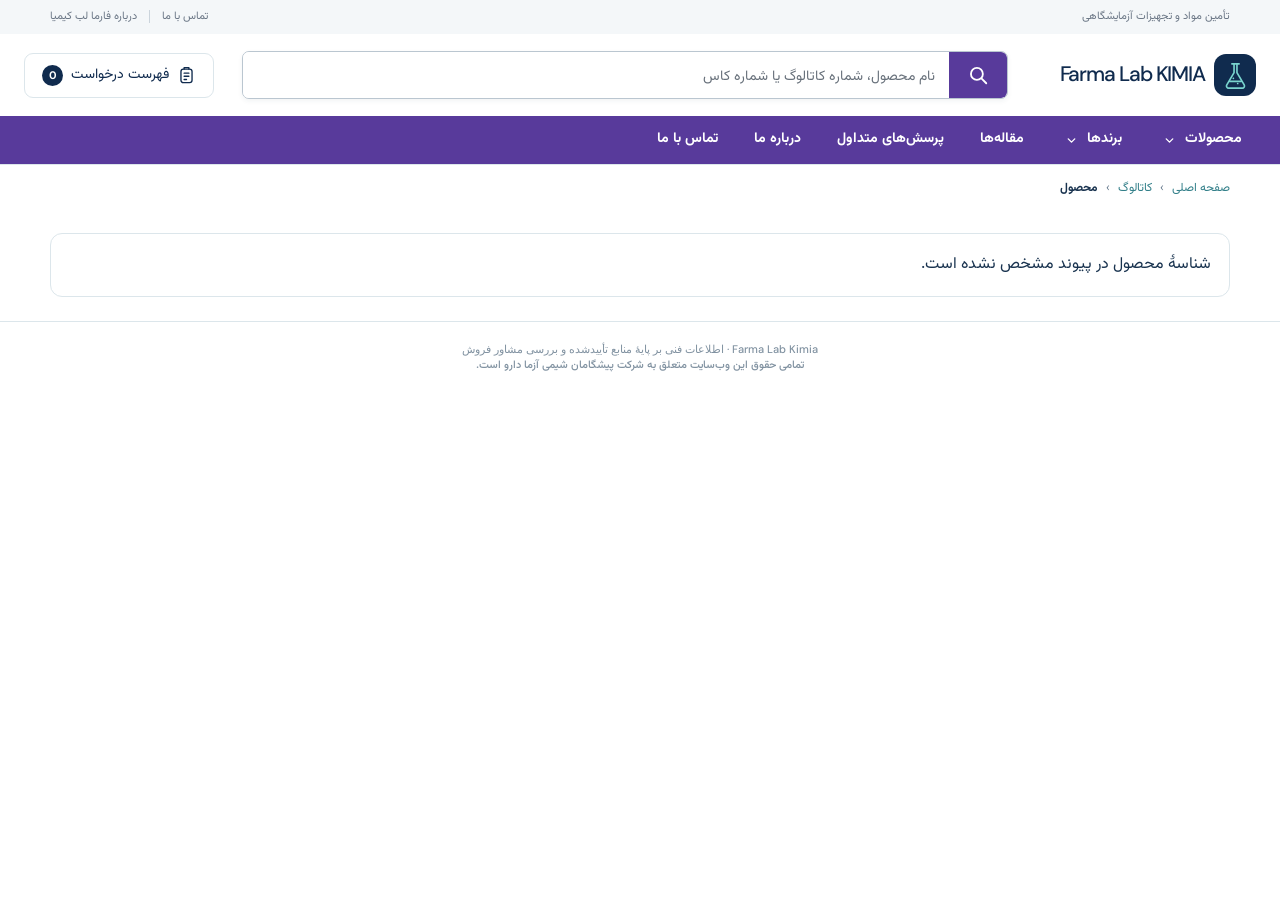
<file: farma-lab-kimia-live-2026-10-30-brand-quote 2/product.html>
<!doctype html>
<html lang="fa-IR" dir="rtl">
<head>
  <meta charset="utf-8" />
  <meta name="viewport" content="width=device-width, initial-scale=1" />
  <meta name="theme-color" content="#102b4e" />
  <meta name="description" content="مشخصات فنی، توضیحات، کاربردها و اطلاعات ایمنی محصول را بررسی کنید و درخواست قیمت و شرایط تأمین بفرستید." />
  <title>مشخصات و استعلام محصول | فارما لب کیمیا</title>
  <link rel="icon" type="image/svg+xml" href="favicon.svg" />
  <link rel="preconnect" href="https://fonts.googleapis.com" />
  <link rel="preconnect" href="https://fonts.gstatic.com" crossorigin />
  <link href="https://fonts.googleapis.com/css2?family=DM+Sans:wght@400;500;600;700&family=Vazirmatn:wght@400;500;600;700;800&display=swap" rel="stylesheet" />
  <link rel="stylesheet" href="product-detail.css?v=products-menu-visual-20261030" />
  <script src="catalog-imports.js"></script><script src="product-packages.js"></script><script src="supabase-config.js"></script>
  <script type="module" src="supabase-client.js"></script>
  
  <script type="module" src="product-detail.js?v=sds-link-20261027"></script>
  <link rel="stylesheet" href="quote-workspace.css?v=taxonomy-20261027-r1" />
  <meta property="og:title" content="مشخصات و استعلام محصول | فارما لب کیمیا" />
  <meta property="og:description" content="مشخصات فنی، توضیحات، کاربردها و اطلاعات ایمنی محصول را بررسی کنید و درخواست قیمت و شرایط تأمین بفرستید." />
  <meta property="og:site_name" content="Farma Lab Kimia" />
  <meta property="og:locale" content="fa_IR" />
  <meta property="og:type" content="website" />
  <meta name="twitter:card" content="summary" />
  <meta name="twitter:title" content="مشخصات و استعلام محصول | فارما لب کیمیا" />
  <meta name="twitter:description" content="مشخصات فنی، توضیحات، کاربردها و اطلاعات ایمنی محصول را بررسی کنید و درخواست قیمت و شرایط تأمین بفرستید." />
  <script src="seo-config.js?v=taxonomy-20261027-r1"></script>
  <link rel="stylesheet" href="business-polish.css?v=taxonomy-20261027-r1" />
  <link rel="stylesheet" href="products-menu-restored.css?v=brand-menu-20261030" />
  <link rel="stylesheet" href="request-flow.css?v=card-state-20261030" />
  <link rel="stylesheet" href="product-header-home.css?v=20261030" />
</head>
<body>
  <div class="topline"><div class="wrap top-inner"><span data-site-content="topline_text">تأمین مواد و تجهیزات آزمایشگاهی</span><div><a href="contact.html" data-site-content="nav_contact" target="_blank" rel="noopener noreferrer">تماس با ما</a><span class="top-divider"></span><a href="about.html" data-site-content="nav_about" target="_blank" rel="noopener noreferrer">درباره فارما لب کیمیا</a></div></div></div>
  <header class="site-header">
    <div class="wrap header-main">
      <a class="brand" href="index.html" aria-label="Farma Lab Kimia home"><span class="brand-mark" aria-hidden="true"><svg viewBox="0 0 40 40"><path d="M15 4h10M18 4v12L8 33a3 3 0 0 0 2.6 4.5h18.8A3 3 0 0 0 32 33L22 16V4"/><path d="M12 28h16M17 24h.1M23 31h.1"/></svg></span><span class="brand-name" data-site-content="brand_name">Farma Lab KIMIA</span></a>
      <form class="header-search" action="catalog.html" method="get" role="search"><input id="product-search" name="q" type="search" dir="auto" placeholder="نام محصول، شماره کاتالوگ یا شماره کاس" data-site-placeholder="search_placeholder" aria-label="جستجوی محصولات" /><button type="submit" aria-label="جستجو"><svg viewBox="0 0 24 24" aria-hidden="true"><circle cx="10.8" cy="10.8" r="6.5"/><path d="m16 16 5 5"/></svg></button></form>
      <button class="quote-trigger" id="quote-open" type="button" aria-label="بازکردن فهرست درخواست" aria-controls="quote-drawer" aria-expanded="false"><svg viewBox="0 0 24 24" aria-hidden="true"><rect x="5" y="4" width="14" height="17" rx="3"/><path d="M9 4V2h6v2M9 9h6M9 13h6M9 17h3"/></svg><span data-site-content="quote_trigger_label">فهرست درخواست</span><b id="quote-count">0</b></button>
      <button class="menu-toggle" id="menu-toggle" type="button" aria-label="بازکردن منو" aria-controls="nav" aria-expanded="false">☰</button>
    </div>
    <nav class="wrap header-nav" id="nav" data-site-menu aria-label="ناوبری اصلی"><a href="catalog.html" data-site-content="nav_products">محصولات</a><a href="index.html#brands" data-site-content="nav_brands">برندها</a><a href="articles.html" data-site-content="nav_articles">مقاله‌ها</a><a href="index.html#faq" data-site-content="nav_faq">پرسش‌های متداول</a><a href="about.html" data-site-content="nav_about" target="_blank" rel="noopener noreferrer">درباره ما</a><a href="contact.html" data-site-content="nav_contact" target="_blank" rel="noopener noreferrer">تماس با ما</a></nav>
  </header>
  <div class="quote-overlay" id="quote-overlay" hidden></div>
  <aside class="quote-drawer" id="quote-drawer" role="dialog" aria-modal="true" aria-labelledby="quote-title" aria-hidden="true" inert>
 <div class="drawer-head"><div class="quote-heading"><span class="quote-heading-icon"><svg viewBox="0 0 24 24" fill="none" stroke="currentColor" stroke-width="1.7" stroke-linecap="round" stroke-linejoin="round" aria-hidden="true"><rect x="5" y="4" width="14" height="17" rx="3"/><path d="M9 4V2h6v2M9 9h6M9 13h6M9 17h3"/></svg></span><div><span class="eyebrow">درخواست شما</span><h2 id="quote-title" data-site-content="quote_title">لیست درخواست قیمت</h2></div></div><button id="quote-close" type="button" aria-label="بستن فهرست درخواست">×</button></div>
 <div class="quote-summary" id="quote-summary" hidden><span class="quote-summary-count"><b data-quote-total>۰</b> محصول</span><span data-quote-ready>مقدار مورد نیاز را مشخص کنید</span></div>
 <div class="quote-content"><p class="drawer-intro" data-site-content="quote_intro">محصولات مورد نظر را بررسی کنید و درخواست خود را یکجا برای مشاور فروش بفرستید. قیمت و شرایط تأمین پس از تماس اعلام می‌شود.</p><div class="quote-items" id="quote-items"></div>
 <div class="quote-empty" id="quote-empty"><span><svg viewBox="0 0 24 24" fill="none" stroke="currentColor" stroke-width="1.7" stroke-linecap="round" stroke-linejoin="round" aria-hidden="true"><rect x="5" y="4" width="14" height="17" rx="3"/><path d="M9 4V2h6v2M9 9h6M9 13h6M9 17h3"/></svg></span><b data-site-content="quote_empty_title">هنوز محصولی اضافه نشده</b><p data-site-content="quote_empty_description">از کاتالوگ محصولات مورد نظرتان را انتخاب کنید.</p><a class="button button-outline" href="catalog.html">مشاهده کاتالوگ</a></div>
 <div class="quote-note-wrap" id="quote-note-wrap" hidden><details class="quote-note-details"><summary><span data-site-content="quote_note_label">توضیح تکمیلی</span><small>اختیاری</small><span class="quote-note-chevron" aria-hidden="true">⌄</span></summary><label for="quote-note" class="quote-sr-only">توضیحات تکمیلی درخواست</label><textarea id="quote-note" dir="auto" rows="3" placeholder="نام سازمان یا توضیح دیگری درباره درخواست" data-site-placeholder="quote_note_placeholder"></textarea></details><div class="quote-copy-fallback" id="quote-copy-fallback" hidden><label for="quote-prepared-message">متن آماده‌شده؛ برای کپی انتخاب کنید</label><textarea id="quote-prepared-message" readonly rows="5" dir="rtl"></textarea></div></div></div>
 <div class="quote-send" id="quote-send" hidden><p class="quote-disclaimer" data-site-content="quote_disclaimer">قیمت، بسته‌بندی و زمان تحویل پس از بررسی درخواست اعلام می‌شود.</p><div class="quote-actions"><a class="button button-whatsapp" id="send-whatsapp" href="#" aria-disabled="true" hidden target="_blank" rel="noopener noreferrer"><span data-site-content="quote_whatsapp_button">ارسال درخواست با واتساپ</span><span aria-hidden="true">↗</span></a><a class="button button-email" id="send-email" href="#" aria-disabled="true" hidden><span data-site-content="quote_email_button">ارسال درخواست با ایمیل</span><span aria-hidden="true">↗</span></a><button class="button button-outline quote-copy" id="copy-request" type="button"><svg viewBox="0 0 24 24" fill="none" stroke="currentColor" stroke-width="1.7" stroke-linecap="round" stroke-linejoin="round" aria-hidden="true"><rect x="5" y="4" width="14" height="17" rx="3"/><path d="M9 4V2h6v2M9 9h6M9 13h6M9 17h3"/></svg><span>کپی متن درخواست</span></button></div><p class="quote-channel-hint" id="quote-channel-hint">متن درخواست را کپی کنید و از راه ارتباطی دلخواه بفرستید.</p><p class="quote-feedback" id="quote-feedback" role="status" aria-live="polite"></p></div>
</aside>
  <div class="quote-toast" id="quote-toast" role="status" aria-live="polite"></div>
  <main class="wrap">
    <nav class="crumbs" aria-label="مسیر صفحه"><a href="index.html">صفحه اصلی</a><span aria-hidden="true">›</span><a href="catalog.html">کاتالوگ</a><span aria-hidden="true">›</span><b id="crumb-product">محصول</b></nav>
    <p class="status-note" id="page-status" role="status">در حال دریافت اطلاعات محصول…</p>
    <div id="product-content" hidden>
      <span class="preview" id="draft-badge" hidden>پیش‌نمایش مدیر · منتشر نشده</span>
      <section class="panel hero" aria-labelledby="product-title">
        <div class="hero-layout">
          <div class="hero-media"><div class="image-frame" id="product-image" role="img" aria-label="جای خالی تصویر محصول"></div><a class="source-link" id="source-link" target="_blank" rel="noopener noreferrer">مشاهده صفحه مرجع محصول ↗</a><a class="source-link" id="sds-link" target="_blank" rel="noopener noreferrer" hidden>مشاهده برگه ایمنی (SDS) ↗</a></div>
          <div class="hero-content"><span class="kicker" id="product-kicker"></span><h1 id="product-title"></h1><p class="english" id="product-english" lang="en" dir="ltr"></p><p class="aliases" id="product-synonyms" hidden></p><p class="aliases" id="product-formula" hidden></p><div class="hero-facts" id="hero-facts"></div><div class="hero-actions"><button class="request-button" id="request-button" data-site-content="product_add_button" type="button" aria-pressed="false">افزودن به فهرست درخواست</button><a href="catalog.html" class="source-link">بازگشت به کاتالوگ</a></div></div>
        </div>
      </section>
      <section class="panel about section data-hidden" id="about-section" aria-labelledby="about-title"><h2 class="section-heading" id="about-title">درباره این محصول</h2><dl class="about-grid" id="about-list"></dl></section>
      <div class="info-layout"><div class="info-stack">
        <section class="panel content-panel data-hidden" id="general-section" aria-labelledby="general-title"><h2 class="section-heading" id="general-title">توضیح کلی</h2><p id="general-text"></p></section>
        <section class="panel content-panel data-hidden" id="applications-section" aria-labelledby="applications-title"><h2 class="section-heading" id="applications-title">کاربردها</h2><ul class="application-list" id="applications-list"></ul></section>
        <section class="panel sds data-hidden" id="safety-section" aria-labelledby="safety-title"><h2 class="section-heading" id="safety-title">خلاصهٔ ایمنی و نگهداری</h2><div class="safety-list" id="safety-list"></div><p class="sds-footnote" id="sds-note"></p></section>
      </div><aside class="panel properties data-hidden" id="properties-section" aria-labelledby="properties-title"><h2 class="section-heading" id="properties-title">ویژگی‌ها</h2><dl id="properties-list"></dl></aside></div>
      <section class="panel questions section" aria-labelledby="questions-title"><h2 class="section-heading" id="questions-title">پرسش‌های کاربران</h2><p class="questions-intro">پرسش‌های این محصول پس از بررسی تیم فروش در همین بخش نمایش داده می‌شوند.</p><div class="question-list" id="question-list"><p class="question-empty">هنوز پرسشی ثبت نشده است.</p></div><form class="question-form" id="question-form"><textarea id="question-input" aria-label="متن سؤال" placeholder="سؤال شما دربارهٔ این محصول چیست؟" required minlength="10" maxlength="600"></textarea><button type="submit">ثبت پرسش</button></form><p class="form-message" id="question-message" role="status"></p></section>
    </div>
  </main>
  <footer class="footer">Farma Lab Kimia · اطلاعات فنی بر پایهٔ منابع تأییدشده و بررسی مشاور فروش<br><span data-site-content="footer_copyright">تمامی حقوق این وب‌سایت متعلق به شرکت پیشگامان شیمی آزما دارو است.</span></footer>
  <script src="catalog-taxonomy-data.js"></script><script src="catalog-taxonomy.js"></script><script src="navigation.js?v=brand-menu-20261030"></script>
  <script src="quote-workspace.js?v=taxonomy-20261027-r1"></script>
  <script src="request-flow.js?v=20261030"></script>
</body>
</html>
</file>
<file: farma-lab-kimia-live-2026-10-30-brand-quote 2/styles.css>
:root{--navy:#102b4e;--navy-2:#173c64;--blue:#23517a;--cyan:#45aeb2;--mint:#dff2ee;--ink:#17283c;--muted:#66758a;--line:#e1e8ed;--soft:#f5f8fa;--white:#fff;--purple:#583a9b;--shadow:0 14px 40px #18395712;--radius:18px}*{box-sizing:border-box}html{scroll-behavior:smooth;scroll-padding-top:130px}body{margin:0;background:#fff;color:var(--ink);font-family:"Vazirmatn","DM Sans",sans-serif;font-size:14px;line-height:1.75}body.drawer-open{overflow:hidden}a{color:inherit;text-decoration:none}button,input,textarea{font:inherit}button{cursor:pointer}button:focus-visible,a:focus-visible,input:focus-visible,textarea:focus-visible{outline:3px solid #50b6bb88;outline-offset:2px}.container{width:min(1240px,calc(100% - 48px));margin-inline:auto}.topline{background:#f4f7f9;color:#6a7685;font-size:11px}.top-inner{height:34px;display:flex;justify-content:space-between;align-items:center}.top-inner>div{display:flex;align-items:center;gap:16px}.divider{height:13px;border-inline-start:1px solid #cbd4dc}.site-header{position:sticky;top:0;z-index:20;background:#ffffffed;backdrop-filter:blur(14px);border-bottom:1px solid var(--line)}.header-main{min-height:82px;display:grid;grid-template-columns:220px 1fr 190px;gap:28px;align-items:center}.brand{display:inline-flex;gap:9px;align-items:center;direction:ltr;width:max-content;color:var(--navy)}.brand-mark{width:42px;height:42px;background:var(--navy);border-radius:12px;display:grid;place-items:center}.brand-mark svg{width:29px;height:29px;fill:none;stroke:#79d4ce;stroke-width:2.3;stroke-linecap:round;stroke-linejoin:round}.brand-name{font-family:"DM Sans",sans-serif;font-size:21px;font-weight:500;letter-spacing:-1.1px}.brand-name b{font-weight:700}.brand-name small{font-size:9px;letter-spacing:2px;color:var(--cyan);font-weight:700}.searchbar{height:48px;position:relative;display:flex;direction:ltr;border:1px solid #bac6d0;border-radius:7px;background:white;box-shadow:0 2px 5px #1c3a5010}.search-select{padding:0 12px;display:flex;gap:8px;align-items:center;white-space:nowrap;border-right:1px solid #d3dce3;font:14px "DM Sans",sans-serif}.search-select span{color:#4381a1}.searchbar input{direction:ltr;min-width:0;flex:1;border:0;outline:none;padding:0 14px;color:#33465a;font:14px "DM Sans",sans-serif}.searchbar input::placeholder{color:#68717b;opacity:1}.search-submit{width:58px;border:0;background:var(--purple);border-radius:0 5px 5px 0;display:grid;place-items:center;color:#fff}.search-submit svg{width:22px;fill:none;stroke:currentColor;stroke-width:2;stroke-linecap:round}.suggestions{position:absolute;top:calc(100% + 7px);left:0;right:58px;z-index:25;background:#fff;border:1px solid var(--line);border-radius:10px;box-shadow:0 16px 30px #132f4d1a;overflow:hidden;direction:ltr}.suggestions[hidden]{display:none}.suggestions button{width:100%;display:flex;align-items:center;gap:11px;text-align:left;padding:11px 14px;border:0;border-bottom:1px solid #edf1f4;background:#fff;color:#24384c}.suggestions button:hover{background:#f3f8fa}.suggestion-icon{width:29px;height:29px;display:grid;place-items:center;border-radius:8px;background:#eaf5f4;color:#358e95;font-size:20px}.suggestions button>span:nth-child(2){display:grid;gap:2px}.suggestions b{font:600 13px "DM Sans",sans-serif}.suggestions small{color:#768595;font:11px "DM Sans",sans-serif}.suggestion-arrow{margin-left:auto;color:#788899}.suggestion-empty{padding:15px;color:#68798a;font:13px "DM Sans",sans-serif}.quote-trigger{border:1px solid var(--line);height:45px;border-radius:9px;background:#fff;color:var(--navy);display:flex;align-items:center;justify-content:center;gap:8px;white-space:nowrap}.quote-trigger svg{width:19px;fill:none;stroke:currentColor;stroke-width:1.7;stroke-linecap:round;stroke-linejoin:round}.quote-trigger b{display:grid;place-items:center;min-width:21px;height:21px;padding-inline:5px;border-radius:20px;background:var(--navy);color:white;font:11px "DM Sans",sans-serif}.nav{height:43px;display:flex;align-items:center;gap:30px;color:#40536a;font-size:12px}.nav>a{height:100%;display:flex;align-items:center;position:relative}.nav>a:hover{color:var(--cyan)}.nav>a:hover:after{content:"";position:absolute;bottom:0;inset-inline:0;height:2px;background:var(--cyan)}.nav-note{margin-inline-start:auto;color:#528d91;font-size:11px}.menu-toggle{display:none;border:0;background:transparent;color:var(--navy);font-size:23px}.hero{min-height:405px;margin-top:28px;border-radius:22px;background:linear-gradient(105deg,#0e294a,#123456 53%,#1b4d68);color:#fff;display:grid;grid-template-columns:1.03fr .97fr;overflow:hidden;position:relative}.hero-copy{padding:50px 58px 36px;position:relative;z-index:2}.eyebrow{font:700 10px "DM Sans",sans-serif;letter-spacing:1.4px;color:#55bcc0;direction:ltr;display:block;width:max-content}.hero .eyebrow{color:#8cdbd3}.eyebrow i{display:inline-block;width:7px;height:7px;background:#75d5c9;border-radius:50%;margin-inline-end:7px}.hero h1{font-size:37px;line-height:1.45;margin:12px 0 10px;font-weight:700;letter-spacing:-1.1px}.hero h1 em{font-style:normal;color:#7bd3cd}.hero-copy>p{max-width:500px;color:#c5d3df;font-size:13px;line-height:2.1;margin:0}.hero-actions{display:flex;gap:12px;margin-top:24px}.button{min-height:43px;border-radius:8px;padding:0 18px;display:inline-flex;align-items:center;justify-content:center;gap:15px;border:1px solid transparent;font-size:12px;font-weight:600;transition:.2s}.button:hover{transform:translateY(-2px)}.button-primary{background:#59bcb8;color:#0b2b46}.button-primary:hover{background:#79d4cc}.button-outline{border-color:#d1dce4;color:var(--navy);background:white}.hero .button-outline{border-color:#7791a7;color:#fff;background:#ffffff0c}.hero-proof{display:flex;gap:24px;margin-top:32px;padding-top:18px;border-top:1px solid #ffffff29;color:#bdccda;font-size:10px}.hero-proof span{display:flex;gap:8px;align-items:center}.hero-proof b{font:700 9px "DM Sans",sans-serif;color:#6fd0c9}.hero-visual{min-height:405px;position:relative;overflow:hidden;background:radial-gradient(ellipse at 50% 55%,#2b687377,transparent 65%)}.hero-visual:before{content:"";position:absolute;inset:22px;background-image:linear-gradient(#ffffff0d 1px,transparent 1px),linear-gradient(90deg,#ffffff0d 1px,transparent 1px);background-size:42px 42px;mask-image:linear-gradient(90deg,transparent,#000 25%,#000 80%,transparent);opacity:.5}.orb{position:absolute;border-radius:50%;filter:blur(1px)}.orb-one{width:265px;height:265px;border:1px solid #70c4c052;top:62px;left:90px;box-shadow:0 0 0 23px #5fc8be0a,0 0 0 48px #5fc8be07}.orb-two{width:190px;height:190px;background:radial-gradient(circle at 35% 30%,#83d4c246,#408f9d12 60%,transparent);top:112px;left:127px}.molecule{position:absolute;inset:0;z-index:1}.molecule svg{position:absolute;width:245px;left:50px;top:105px;fill:none;stroke:#65c6c2;stroke-width:1.4;opacity:.55}.molecule i{position:absolute;width:11px;height:11px;border-radius:50%;background:#71d3c9;box-shadow:0 0 15px #59c6cb;left:74px;top:193px}.molecule i:nth-of-type(2){left:130px;top:128px;width:8px;height:8px;background:#c2e9db}.molecule i:nth-of-type(3){left:230px;top:147px;width:13px;height:13px}.molecule i:nth-of-type(4){left:204px;top:273px;width:7px;height:7px;background:#d3eebd}.glass{position:absolute;z-index:2;border:1.5px solid #c8eff0a6;background:linear-gradient(105deg,#cbf5f51b,#c1e5ef08 42%,#a5d7d81c);box-shadow:inset 4px 0 9px #d5ffff24,0 10px 30px #06152a29}.flask{width:92px;height:145px;left:225px;top:165px;clip-path:polygon(35% 0,65% 0,65% 36%,94% 91%,92% 100%,8% 100%,6% 91%,35% 36%)}.flask .neck{position:absolute;width:28px;height:44px;top:-2px;left:31px;border:1px solid #c8eff0a6;border-bottom:0}.liquid{position:absolute;background:linear-gradient(90deg,#44c0bd66,#65d1c455);bottom:6px;left:7px;right:7px;height:38%;clip-path:polygon(0 18%,50% 0,100% 18%,100% 100%,0 100%)}.cylinder{width:45px;height:115px;left:335px;top:184px;border-radius:4px 4px 13px 13px}.cylinder .liquid{height:32%;left:2px;right:2px;bottom:2px;border-radius:1px 1px 11px 11px}.tick{position:absolute;left:0;width:7px;border-top:1px solid #dbffffb0}.t1{top:34px}.t2{top:54px}.t3{top:74px}.petri{width:115px;height:31px;left:289px;top:307px;border-radius:50%;transform:rotate(-8deg);background:linear-gradient(180deg,#e1fbf444,#b1e4e51e)}.petri i{position:absolute;inset:5px 14px;border-radius:50%;border:1px solid #9ee1de7a}.glass-shine{position:absolute}.visual-caption{position:absolute;left:62px;bottom:35px;z-index:3;display:flex;align-items:center;gap:10px;background:#ffffff12;border:1px solid #ffffff22;border-radius:10px;padding:9px 13px;backdrop-filter:blur(8px);direction:ltr}.caption-icon{width:29px;height:29px;border-radius:8px;background:#52bdb636;color:#8de1d5;display:grid;place-items:center}.visual-caption span:last-child{display:grid}.visual-caption b{font:600 11px "DM Sans",sans-serif}.visual-caption small{font:10px "DM Sans",sans-serif;color:#bfd0dc}.visual-label{position:absolute;z-index:3;direction:ltr;font:700 8px "DM Sans",sans-serif;letter-spacing:1.4px;color:#91b3c2}.label-top{right:35px;top:34px;line-height:1.7}.label-bottom{right:28px;bottom:34px}.category-section{padding:68px 0 71px}.section-head{display:flex;align-items:end;justify-content:space-between;gap:20px;margin-bottom:23px}.section-head h2{font-size:23px;line-height:1.4;margin:5px 0 0;color:var(--navy);font-weight:700}.text-link{color:#317c87;font-size:12px;font-weight:600;white-space:nowrap}.text-link span{font-size:17px;margin-inline-start:6px}.category-grid{display:grid;grid-template-columns:repeat(5,1fr);gap:13px}.category-card{min-height:100px;padding:17px 15px;display:flex;align-items:center;gap:12px;text-align:right;border:1px solid var(--line);border-radius:13px;background:#fff;color:var(--ink);transition:.2s}.category-card:hover{border-color:#86c8c4;box-shadow:var(--shadow);transform:translateY(-3px)}.category-icon{width:43px;height:43px;flex:0 0 auto;display:grid;place-items:center;border-radius:12px;background:#eaf6f3;color:#287b83;font:24px "DM Sans",sans-serif}.cat-1 .category-icon{background:#eef2f8;color:#36547d}.cat-2 .category-icon{background:#f0f4f6;color:#5b8091}.cat-3 .category-icon{background:#f0edf9;color:#7560a9}.cat-4 .category-icon{background:#f4f4ef;color:#788358}.category-text{display:grid;gap:3px;min-width:0}.category-text b{font-size:12px;color:var(--navy)}.category-text small{font:9px "DM Sans",sans-serif;color:#8895a3;direction:ltr;text-align:right;white-space:nowrap}.category-arrow{margin-inline-start:auto;color:#91a5b3;font-size:17px}.catalog-section{padding:69px 0 78px;background:#f6f8fa}.catalog-section .section-head{margin-bottom:28px}.section-subtitle{margin:5px 0 0;color:#738294;font-size:12px}.result-count{color:#7b8998;font-size:11px}.catalog-layout{display:grid;grid-template-columns:230px 1fr;gap:25px;align-items:start}.filters{background:#fff;border:1px solid var(--line);border-radius:13px;padding:17px 16px;position:sticky;top:145px}.filter-heading{display:flex;justify-content:space-between;align-items:center;padding-bottom:13px;border-bottom:1px solid #edf0f3;color:var(--navy);font-size:13px}.filter-heading button{background:none;border:0;color:#3a8591;font-size:10px}.filter-search{display:grid;gap:7px;padding:14px 0;color:#394f64;font-weight:600;font-size:11px}.filter-search input{height:36px;border:1px solid #d9e1e7;border-radius:7px;padding:0 10px;outline:none;font:12px "Vazirmatn",sans-serif}.filter-group{padding:13px 0;border-top:1px solid #edf0f3}.filter-group>b{font-size:11px;color:var(--navy)}.check-row{display:flex;align-items:center;gap:8px;margin-top:11px;font-size:11px;color:#617184;cursor:pointer}.check-row input{appearance:none;width:15px;height:15px;border:1px solid #b8c6d0;border-radius:50%;margin:0;display:grid;place-items:center}.check-row input:checked{border-color:#308e93}.check-row input:checked:after{content:"";width:7px;height:7px;border-radius:50%;background:#308e93}.filter-note{display:flex;gap:8px;margin-top:9px;padding:10px;background:#f0f7f6;border-radius:8px;color:#38868b}.filter-note span{font-size:14px}.filter-note p{font-size:9px;line-height:1.8;margin:0;color:#667e83}.products-area{min-width:0}.active-filters{display:flex;gap:7px;margin-bottom:11px}.active-filters:empty{display:none}.active-filters button{border:1px solid #cbe4e2;background:#eff8f7;color:#3c787b;border-radius:20px;padding:3px 10px;font-size:10px}.active-filters button span{margin-inline-start:5px}.product-grid{display:grid;grid-template-columns:repeat(3,minmax(0,1fr));gap:15px}.product-card{min-width:0;overflow:hidden;border:1px solid var(--line);border-radius:13px;background:white;transition:.2s}.product-card:hover{transform:translateY(-3px);box-shadow:var(--shadow);border-color:#c6d8dc}.product-visual{height:167px;position:relative;display:grid;place-items:center;background:linear-gradient(145deg,#f8fbfc,#eff5f6)}.product-visual:after{content:"";position:absolute;width:130px;height:130px;border-radius:50%;background:#e8f2f1;opacity:.4}.product-illustration{position:relative;z-index:1;width:121px;height:121px}.art-halo{fill:#e3f1ef}.art-lines{stroke:#6caeb7;stroke-width:2;stroke-linejoin:round;stroke-linecap:round;opacity:.8}.art-dot{fill:#55aaa9}.product-brand{position:absolute;top:12px;left:12px;z-index:2;direction:ltr;font:600 9px "DM Sans",sans-serif;color:#48637c;background:#ffffffcc;border:1px solid #e5ebee;border-radius:14px;padding:4px 8px}.quick-add{position:absolute;bottom:10px;left:10px;z-index:2;width:31px;height:31px;border:0;border-radius:9px;background:var(--navy);color:#fff;font-size:22px;line-height:1}.quick-add:hover{background:var(--cyan);color:var(--navy)}.product-info{padding:12px 13px 13px}.product-category{font-size:9px;color:#438a8a}.product-info h3{min-height:40px;margin:4px 0 9px;color:#263c53;font:600 14px/1.45 "DM Sans","Vazirmatn",sans-serif;direction:ltr;text-align:left}.product-meta{display:flex;justify-content:space-between;gap:8px;padding:4px 0;border-top:1px solid #f0f2f4;color:#7a8998;font:10px "DM Sans",sans-serif;direction:ltr}.product-meta b{color:#4e6071;font-weight:500;text-align:right}.product-grade{min-height:29px}.product-bottom{margin-top:9px;padding-top:9px;border-top:1px solid #eef1f3;display:grid;gap:7px}.price-contact{font-size:9px;color:#6a7b89}.add-quote{height:34px;border:1px solid #a9d7d4;border-radius:7px;color:#276e76;background:#f2faf9;font-size:10px;font-weight:600}.add-quote:hover{background:#dff2ef}.add-quote span{font-size:15px;margin-inline-start:4px}.empty-state{padding:70px 20px;text-align:center;color:#788899}.empty-state[hidden]{display:none}.empty-state>span{width:52px;height:52px;display:grid;place-items:center;margin:auto auto 10px;border-radius:15px;background:#eaf4f4;color:#3f9294;font-size:32px}.empty-state b{display:block;color:#314b63}.empty-state p{font-size:12px}.brands-section{padding:70px 0}.brands-section .section-head>p{max-width:355px;margin:0;color:#7c8997;font-size:11px}.brand-tiles{display:grid;grid-template-columns:repeat(4,1fr);border:1px solid var(--line);border-radius:12px;overflow:hidden}.brand-tile{height:123px;display:flex;align-items:center;justify-content:center;flex-direction:column;border-inline-start:1px solid var(--line);color:var(--navy)}.brand-tile:first-child{border:0}.brand-symbol{font:700 22px "DM Sans",sans-serif;color:#4d9697}.brand-tile b{font:700 16px "DM Sans",sans-serif}.brand-tile small{font:8px "DM Sans",sans-serif;letter-spacing:1.2px;color:#8996a2;margin-top:4px}.merck .brand-symbol{color:#2186a0}.supelco .brand-symbol{color:#517bb3}.millipore .brand-symbol{color:#569a47}.about-band{min-height:170px;margin-bottom:70px;padding:29px 36px;display:flex;align-items:center;gap:21px;border-radius:16px;background:var(--navy);color:#fff}.about-icon{width:57px;height:57px;flex:0 0 auto;display:grid;place-items:center;border:1px solid #ffffff30;border-radius:14px;background:#ffffff0c}.about-icon svg{width:35px;fill:none;stroke:#78d1c9;stroke-width:2;stroke-linecap:round;stroke-linejoin:round}.about-band>div:nth-child(2){flex:1}.about-band .eyebrow{font-size:9px}.about-band h2{font-size:19px;margin:4px 0;color:#fff}.about-band p{max-width:700px;margin:0;color:#bdccda;font-size:11px}.button-light{background:#fff;color:var(--navy);white-space:nowrap}.button-light:hover{background:#e4f4f2}footer{background:#f3f6f8;border-top:1px solid #e3e9ed}.footer-main{padding:43px 0 35px;display:grid;grid-template-columns:1.4fr 1fr 1fr 1.15fr;gap:35px}.brand-footer .brand-mark{width:38px;height:38px}.brand-footer .brand-name{font-size:18px}.footer-brand>p{max-width:235px;color:#7b8996;font-size:10px;line-height:1.9}.footer-main h3{margin:2px 0 12px;color:#344a60;font-size:12px}.footer-main>div:not(.footer-brand)>a:not(.contact-action){display:block;margin:8px 0;color:#7a8793;font-size:10px}.footer-main>div>a:hover{color:#368a8d}.contact-line{color:#788795;font-size:10px}.contact-action{display:inline-flex;align-items:center;gap:6px;margin-inline-end:12px;color:#327a83;font:600 10px "DM Sans",sans-serif;direction:ltr}.footer-bottom{height:45px;display:flex;align-items:center;justify-content:space-between;border-top:1px solid #dfe5e9;color:#8b97a2;font:9px "DM Sans",sans-serif;direction:ltr}.quote-overlay{position:fixed;inset:0;z-index:39;background:#0c1d2d66;backdrop-filter:blur(2px)}.quote-overlay[hidden]{display:none}.quote-drawer{position:fixed;z-index:40;top:0;bottom:0;right:0;width:min(480px,100vw);padding:25px 25px 22px;background:#fff;box-shadow:-12px 0 40px #07192b25;transform:translateX(105%);transition:transform .28s ease;display:flex;flex-direction:column}.quote-drawer.open{transform:translateX(0)}.drawer-head{display:flex;align-items:start;justify-content:space-between;padding-bottom:17px;border-bottom:1px solid var(--line)}.drawer-head h2{margin:3px 0 0;color:var(--navy);font-size:20px}.drawer-head button{width:35px;height:35px;border:1px solid var(--line);border-radius:9px;background:#fff;color:#526477;font-size:24px;line-height:1}.drawer-intro{font-size:11px;line-height:1.9;color:#718090;margin:14px 0}.quote-items{overflow:auto;flex:1}.quote-item{display:flex;gap:12px;padding:13px 0;border-bottom:1px solid #edf0f2}.quote-item-art{width:76px;height:76px;flex:0 0 auto;display:grid;place-items:center;border-radius:11px;background:#f1f7f7}.quote-item-art .product-illustration{width:67px;height:67px}.quote-item-info{min-width:0;flex:1;display:grid;align-content:start;gap:3px}.quote-item-info>b{font:600 13px "DM Sans",sans-serif;direction:ltr;text-align:left;color:#2d4054}.quote-item-info>small{font:10px "DM Sans",sans-serif;direction:ltr;text-align:left;color:#7b8997}.quote-item-info>span{font-size:9px;color:#84919c}.qty-control{display:flex;align-items:center;gap:5px;direction:ltr}.qty-control>button:not(.remove-item){width:24px;height:24px;border:1px solid #d9e2e8;border-radius:5px;background:#fff;color:#3e6b7b}.qty-control input{width:40px;height:24px;border:1px solid #d9e2e8;border-radius:5px;text-align:center;font:11px "DM Sans",sans-serif}.qty-control .remove-item{margin-left:auto;border:0;background:none;color:#ad5c63;font-size:10px}.quote-empty{margin:auto;text-align:center;color:#7a8896}.quote-empty[hidden]{display:none}.quote-empty>span{width:53px;height:53px;margin:0 auto 10px;border-radius:16px;display:grid;place-items:center;background:#e9f4f3;color:#438c91;font-size:28px}.quote-empty>b{display:block;color:#354c62;font-size:14px}.quote-empty>p{font-size:11px}.quote-send{padding-top:15px;border-top:1px solid var(--line)}.quote-send[hidden]{display:none}.quote-send label{display:grid;gap:5px;color:#465a6d;font-size:10px;font-weight:600}.quote-send label span{font-weight:400;color:#8a98a4}.quote-send textarea{resize:vertical;border:1px solid #dce4e9;border-radius:7px;padding:9px;font-size:11px}.quote-send>p{font-size:9px;color:#748390;line-height:1.8}.quote-send .button{width:100%;margin-top:7px;min-height:39px;font-size:11px}.button-whatsapp{background:#299f64;color:#fff}.button-email{border-color:#c9d7df;color:#375b70;background:#fff}.toast{position:fixed;z-index:60;bottom:24px;left:50%;transform:translate(-50%,20px);opacity:0;pointer-events:none;padding:10px 17px;border-radius:9px;background:#102b4e;color:white;font-size:11px;box-shadow:var(--shadow);transition:.25s}.toast.show{opacity:1;transform:translate(-50%,0)}
@media(max-width:1050px){.header-main{grid-template-columns:190px 1fr 160px;gap:15px}.nav{gap:21px}.hero-copy{padding:42px 39px 30px}.hero h1{font-size:32px}.category-grid{grid-template-columns:repeat(3,1fr)}.product-grid{grid-template-columns:repeat(2,minmax(0,1fr))}.catalog-layout{grid-template-columns:205px 1fr;gap:17px}}
@media(max-width:720px){.container{width:min(100% - 30px,540px)}.topline{display:none}.header-main{min-height:68px;grid-template-columns:1fr auto auto;gap:10px}.brand-mark{width:37px;height:37px}.brand-name{font-size:18px}.quote-trigger{height:38px;width:42px;gap:4px}.quote-trigger span{display:none}.quote-trigger svg{width:17px}.quote-trigger b{min-width:18px;height:18px;font-size:9px}.menu-toggle{display:block}.searchbar{grid-row:2;grid-column:1/-1;margin:0 0 12px;height:43px}.searchbar input{font-size:11px;padding:0 9px}.search-select{font-size:12px;padding:0 8px;gap:5px}.search-submit{width:45px}.suggestions{right:45px}.site-header .container.header-main{padding-top:10px}.nav{display:none;height:auto;padding:3px 0 13px;flex-direction:column;align-items:stretch;gap:0}.nav.nav-open{display:flex}.nav>a{height:38px;border-top:1px solid #eff2f4}.nav-note{margin:8px 0}.hero{margin-top:17px;grid-template-columns:1fr;min-height:0}.hero-copy{padding:31px 24px 23px}.hero h1{font-size:29px}.hero-copy>p{font-size:12px}.hero-proof{gap:12px;justify-content:space-between;margin-top:21px;padding-top:13px}.hero-proof span{gap:5px;font-size:8px}.hero-visual{min-height:250px}.orb-one{width:200px;height:200px;top:30px;left:calc(50% - 100px)}.orb-two{width:145px;height:145px;top:57px;left:calc(50% - 72px)}.molecule svg{width:190px;left:calc(50% - 104px);top:53px}.molecule i{left:calc(50% - 80px);top:128px}.molecule i:nth-of-type(2){left:calc(50% - 39px);top:75px}.molecule i:nth-of-type(3){left:calc(50% + 27px);top:88px}.molecule i:nth-of-type(4){left:calc(50% + 10px);top:172px}.flask{width:66px;height:111px;left:calc(50% - 49px);top:93px}.flask .neck{width:21px;height:33px;left:21px}.cylinder{width:33px;height:87px;left:calc(50% + 39px);top:110px}.petri{width:82px;height:24px;left:calc(50% - 20px);top:197px}.visual-caption{left:15px;bottom:12px;padding:6px 8px}.visual-caption b{font-size:9px}.visual-caption small{font-size:8px}.caption-icon{width:24px;height:24px}.visual-label{font-size:7px}.label-top{right:14px;top:14px}.label-bottom{right:12px;bottom:17px;font-size:6px}.category-section,.brands-section{padding:49px 0}.section-head h2{font-size:20px}.section-head{margin-bottom:17px}.category-grid{grid-template-columns:repeat(2,1fr);gap:9px}.category-card{min-height:82px;padding:10px;gap:8px}.category-icon{width:35px;height:35px;font-size:20px}.category-text b{font-size:10px}.category-text small{font-size:7px}.category-arrow{font-size:14px}.catalog-section{padding:48px 0}.catalog-layout{grid-template-columns:1fr;gap:13px}.filters{position:static;padding:11px 12px}.filter-heading{padding-bottom:8px}.filter-search{padding:8px 0}.filter-group{padding:9px 0}.filter-group>div{display:flex;flex-wrap:wrap;gap:0 14px}.check-row{margin-top:7px}.filter-note{display:none}.product-grid{grid-template-columns:repeat(2,minmax(0,1fr));gap:9px}.product-visual{height:130px}.product-illustration{width:100px;height:100px}.product-info{padding:9px}.product-info h3{font-size:12px;min-height:35px}.product-meta{font-size:9px}.price-contact{font-size:8px}.add-quote{height:31px;font-size:9px}.brand-tiles{grid-template-columns:repeat(2,1fr)}.brand-tile{height:105px;border-bottom:1px solid var(--line)}.brand-tile:nth-child(3){border-inline-start:0}.brand-tile:nth-child(n+3){border-bottom:0}.brands-section .section-head{align-items:start;flex-direction:column}.about-band{margin-bottom:47px;padding:22px 18px;display:grid;grid-template-columns:auto 1fr;gap:13px}.about-icon{width:46px;height:46px}.about-icon svg{width:28px}.about-band h2{font-size:16px}.about-band p{font-size:10px}.about-band .button{grid-column:1/-1;width:max-content}.footer-main{padding:34px 0 25px;grid-template-columns:repeat(2,1fr);gap:25px 15px}.footer-brand{grid-column:1/-1}.footer-brand>p{max-width:310px}.footer-main h3{font-size:11px}.footer-bottom{height:42px}.quote-drawer{padding:19px 17px}.drawer-head h2{font-size:18px}}
@media(max-width:380px){.container{width:calc(100% - 22px)}.hero h1{font-size:25px}.hero-proof span{font-size:7px}.category-grid{grid-template-columns:1fr}.category-card{min-height:71px}.product-grid{gap:7px}.product-info{padding:7px}.product-info h3{font-size:11px}.product-meta{font-size:8px}}
.product-title{display:block;min-height:40px;margin:4px 0 9px;padding:0;border:0;background:none;text-align:left;direction:ltr;color:#263c53;font:600 14px/1.45 "DM Sans","Vazirmatn",sans-serif}.product-title:hover{color:#287e87;text-decoration:underline;text-underline-offset:3px}.detail-overlay{position:fixed;z-index:50;inset:0;background:#0c1d2d77;backdrop-filter:blur(3px);display:grid;place-items:center;padding:20px}.detail-overlay[hidden]{display:none}.detail-modal{width:min(720px,100%);min-height:350px;position:relative;display:grid;grid-template-columns:230px 1fr;gap:25px;padding:30px;border-radius:18px;background:#fff;box-shadow:0 24px 80px #07192b45}.detail-close{position:absolute;z-index:2;top:12px;left:12px;width:34px;height:34px;border:1px solid var(--line);border-radius:9px;background:white;color:#526477;font-size:23px;line-height:1}.detail-art{align-self:start;margin-top:35px;width:100%;min-height:190px;border-radius:14px;background:#f0f7f7;display:grid;place-items:center}.detail-art .product-illustration{width:160px;height:160px}.detail-content{padding-top:8px}.detail-content>.eyebrow{margin-bottom:6px}.detail-content h2{margin:4px 0;color:var(--navy);font:700 23px/1.3 "DM Sans","Vazirmatn",sans-serif;direction:ltr;text-align:left}.detail-brand{margin:3px 0 14px;color:#6a8191;font:12px "DM Sans",sans-serif;direction:ltr;text-align:left}.detail-fields{border-top:1px solid var(--line)}.detail-fields>div{display:flex;justify-content:space-between;gap:16px;padding:7px 0;border-bottom:1px solid #edf0f2;direction:ltr;font:11px "DM Sans",sans-serif}.detail-fields span{color:#788797}.detail-fields b{font-weight:500;color:#40566a;text-align:right}.detail-note{margin:12px 0;color:#768591;font-size:10px;line-height:1.8}.detail-content>.button{font-size:11px}
@media(max-width:720px){.detail-modal{grid-template-columns:1fr;gap:13px;padding:20px;max-height:90vh;overflow:auto}.detail-art{margin:23px auto 0;max-width:180px;min-height:145px}.detail-art .product-illustration{width:130px;height:130px}.detail-content h2{font-size:19px}.detail-fields>div{font-size:10px}.product-title{font-size:12px;min-height:35px}}
html,body{overflow-x:clip}
@media (min-width:721px) and (max-width:1200px){.category-grid{grid-template-columns:repeat(3,minmax(0,1fr))}}
.sigma-search-link{display:flex;align-items:center;gap:11px;padding:12px 14px;background:#f4f8fb;border-top:1px solid #e7edf1;color:#275d78;direction:ltr}.sigma-search-link:hover{background:#eaf3f7}.sigma-search-link>span:first-child{width:29px;height:29px;flex:0 0 auto;display:grid;place-items:center;border-radius:8px;background:#e2eff3;color:#33768a;font-size:17px}.sigma-search-link>span:last-child{display:grid;gap:2px}.sigma-search-link b{font:600 12px "DM Sans",sans-serif}.sigma-search-link small{font:10px "DM Sans",sans-serif;color:#778897}
.sigma-cas-form{padding:11px 14px 13px;border-top:1px solid #e7edf1;background:#fff;direction:ltr;text-align:left}.sigma-cas-form label{display:block;margin-bottom:6px;color:#40566a;font:600 11px "DM Sans",sans-serif}.sigma-cas-form>div{display:flex;gap:7px}.sigma-cas-form input{min-width:0;flex:1;height:35px;padding:0 9px;border:1px solid #d5e0e6;border-radius:6px;color:#20364c;font:11px "DM Sans",sans-serif}.sigma-cas-form button{padding:0 11px;border:0;border-radius:6px;background:#173c64;color:#fff;font:600 10px "DM Sans",sans-serif;white-space:nowrap}.sigma-cas-form>small{display:block;margin-top:5px;color:#778897;font:9px "DM Sans",sans-serif}.quote-item-info small a{color:#2c7189;text-decoration:underline;text-underline-offset:2px}
.product-visual>.product-photo{width:100%;height:100%;padding:16px;object-fit:contain}.detail-art>.product-photo{max-width:100%;max-height:190px;object-fit:contain}.detail-description{margin:6px 0 12px;color:#50687b;font:12px/1.7 "DM Sans","Vazirmatn",sans-serif;direction:ltr;text-align:left}.detail-description[hidden]{display:none}
.quote-quantity-label{font-size:9px;color:#84919c}.qty-control input[type="text"]{width:auto;min-width:0;flex:1;padding:0 8px;text-align:left;direction:auto;font:11px "Vazirmatn","DM Sans",sans-serif}.qty-control .remove-item{margin-left:0;margin-inline-start:auto}
.pubchem-status{margin:8px 0 14px;padding:10px 13px;border-radius:8px;background:#eef5f8;color:#315c70;font-size:11px}.pubchem-status[hidden]{display:none}.pubchem-source{display:inline-block;margin:4px 0 8px;color:#317888;text-decoration:underline;text-underline-offset:2px;font-size:10px}.suggestion-pubchem-status{padding:8px 14px;background:#eef5f8;color:#315c70;font:10px "Vazirmatn","DM Sans",sans-serif;direction:rtl}.quote-item-art>.product-photo{width:100%;height:100%;padding:5px;object-fit:contain}
.catalog-category-group{margin:0 0 28px;padding:20px;border:1px solid var(--line);border-radius:14px;background:#fff}.catalog-category-heading{display:flex;align-items:end;justify-content:space-between;gap:15px;margin-bottom:14px}.catalog-category-heading .eyebrow{font-size:10px}.catalog-category-heading h3{margin:3px 0 0;color:var(--navy);font-size:18px}.catalog-category-count{color:#718395;font-size:12px;white-space:nowrap}.category-more{display:block;min-height:40px;margin:17px auto 0;padding:0 21px;border:1px solid #9ab8ca;border-radius:8px;background:#fff;color:#173c64;font:600 13px "Vazirmatn",sans-serif;cursor:pointer}.category-more:hover{background:#edf4f8;border-color:#173c64}.catalog-category-group .product-grid{grid-template-columns:repeat(3,minmax(0,1fr))}@media(max-width:1050px){.catalog-category-group .product-grid{grid-template-columns:repeat(2,minmax(0,1fr))}}@media(max-width:720px){.catalog-category-group{padding:12px;margin-bottom:16px}.catalog-category-heading h3{font-size:16px}.catalog-category-group .product-grid{grid-template-columns:repeat(2,minmax(0,1fr))}.category-more{width:100%;margin-top:12px}}
.category-empty{min-height:90px;display:flex;align-items:center;justify-content:space-between;gap:16px;padding:18px;border:1px dashed #b9cbd7;border-radius:10px;background:#f8fbfd}.category-empty p{margin:0;color:#708193;font-size:13px}.category-empty a{flex:0 0 auto;color:#173c64;font-size:13px;font-weight:600;text-decoration:underline;text-underline-offset:3px}@media(max-width:720px){.category-empty{align-items:stretch;flex-direction:column;padding:14px}.category-empty a{font-size:12px}}
.product-grid.grouped-catalog{display:block}
.catalog-head-actions{display:flex;align-items:center;gap:22px}
.catalog-page .hero,.catalog-page #categories,.catalog-page #brands,.catalog-page #about{display:none}
.catalog-page .catalog-section{padding-top:30px}
.catalog-page .catalog-category-group{scroll-margin-top:145px}
.catalog-page .catalog-layout{min-height:55vh}
.catalog-page .product-grid:not(.grouped-catalog){grid-template-columns:repeat(3,minmax(0,1fr));gap:18px}
.catalog-page .product-card{min-height:100%;border:1px solid #e4ebf0;border-radius:14px;overflow:hidden;box-shadow:0 6px 20px #173c6408;transition:transform .2s ease,box-shadow .2s ease}
.catalog-page .product-card:hover{transform:translateY(-3px);box-shadow:0 14px 30px #173c6414}
.catalog-page .product-visual{height:220px;background:linear-gradient(145deg,#f8fbfc,#eef4f7)}
.catalog-page .product-visual[data-detail]{cursor:pointer}
.catalog-page .product-visual .product-photo{transition:transform .2s ease}
.catalog-page .product-visual:hover .product-photo{transform:scale(1.035)}
.catalog-page .product-info{padding:16px}
.catalog-page .product-title{min-height:50px;font-size:15px}
.catalog-head-actions{display:flex;align-items:center;gap:17px;flex-wrap:wrap;justify-content:flex-end}
.catalog-sort-label{display:flex;align-items:center;gap:8px;color:#708193;font-size:11px;white-space:nowrap}
.catalog-sort-label select{min-height:36px;padding:0 10px;border:1px solid #d8e2e8;border-radius:7px;background:white;color:#334b60;font-size:11px}
.catalog-load-more{grid-column:1/-1;display:flex;align-items:center;justify-content:center;gap:12px;min-height:48px;margin:12px auto 20px;padding:0 27px;border:1px solid #a8c1cf;border-radius:9px;background:white;color:#173c64;font-weight:700}
.catalog-load-more:hover{background:#eff7f8;border-color:#438c97}
.product-image-note,.detail-image-note{position:absolute;z-index:2;bottom:10px;left:10px;padding:3px 7px;border-radius:5px;background:#173c64d9;color:white;font:9px "Vazirmatn",sans-serif}
.detail-art{position:relative;overflow:hidden}
.detail-image-note{position:static;display:block;align-self:end;margin-top:-12px;background:#eaf1f5;color:#50687b;text-align:center}
.detail-description[dir="rtl"]{direction:rtl;text-align:right;font-family:"Vazirmatn","DM Sans",sans-serif}
@media(max-width:1050px){.catalog-page .product-grid:not(.grouped-catalog){grid-template-columns:repeat(2,minmax(0,1fr))}}
@media(max-width:720px){.catalog-head-actions{align-items:flex-start;flex-direction:column;gap:8px}.catalog-page .catalog-section{padding-top:18px}.catalog-page .product-grid:not(.grouped-catalog){grid-template-columns:repeat(2,minmax(0,1fr));gap:10px}.catalog-page .product-visual{height:145px}.catalog-page .product-info{padding:9px}.catalog-page .product-title{font-size:12px;min-height:38px}.catalog-load-more{width:100%}}

.faq-section{padding:62px 0 70px;scroll-margin-top:145px}
.faq-head{margin-bottom:18px}
.faq-head .section-subtitle{max-width:620px;margin:9px 0 0}
.faq-grid{display:grid;grid-template-columns:repeat(2,minmax(0,1fr));gap:12px}
.faq-item{min-width:0;padding:0 17px;border:1px solid var(--line);border-radius:12px;background:var(--white);transition:border-color .2s,box-shadow .2s}
.faq-item:hover{border-color:#bad3d8}
.faq-item[open]{border-color:#94c7c6;box-shadow:0 8px 24px #173c6408}
.faq-item summary{display:flex;align-items:center;justify-content:space-between;gap:16px;min-height:58px;list-style:none;color:var(--navy);font-size:13px;font-weight:600;cursor:pointer}
.faq-item summary::-webkit-details-marker{display:none}
.faq-item summary>span:first-child{display:block;flex:1;min-width:0;height:auto;border-radius:0;background:transparent;color:inherit;font:inherit;line-height:1.7;overflow-wrap:anywhere}
.faq-item summary>span[aria-hidden="true"]{display:grid;place-items:center;flex:0 0 26px;width:26px;height:26px;border-radius:8px;background:#eaf6f3;color:#287e87;font:18px "DM Sans",sans-serif;transition:transform .2s}
.faq-item[open] summary>span[aria-hidden="true"]{transform:rotate(45deg)}
.faq-answer{padding:0 0 14px;color:#607286;font-size:12px;line-height:2}
.faq-answer p{margin:0}
.faq-answer bdi{font-family:"DM Sans",sans-serif;font-weight:600;color:#40566a}
@media(max-width:720px){.faq-section{padding:45px 0}.faq-grid{grid-template-columns:1fr;gap:9px}.faq-item{padding:0 13px}.faq-item summary{min-height:54px;font-size:12px}.faq-answer{font-size:11px}}

/* Keep product imagery inside its card and prevent broken image alt text from obscuring names. */
.product-visual{overflow:hidden;isolation:isolate}
.product-visual:after{z-index:0;pointer-events:none}
.product-visual>.product-photo{position:absolute;inset:0;margin:auto;min-width:0;min-height:0;box-sizing:border-box;z-index:1;display:block;max-width:100%;max-height:100%;object-fit:contain}
.product-visual>.product-illustration{z-index:1}
.product-info{min-width:0}
.product-title{width:100%;overflow-wrap:anywhere;unicode-bidi:plaintext}

/* Keep category jumps clear of the sticky header and align the catalog results consistently. */
#catalog-results{scroll-margin-top:145px}
.catalog-category-group{scroll-margin-top:145px}

/* Accessibility and consistent Persian RTL presentation */
.skip-link{position:fixed;z-index:100;top:-60px;right:16px;padding:10px 16px;border-radius:8px;background:#fff;color:#102b4e;box-shadow:0 8px 24px #0b1c2d30;font-size:13px;font-weight:700;transition:top .18s ease}
.skip-link:focus{top:12px}
:where(a,button,input,select,textarea,[tabindex]):focus-visible{outline:3px solid #59b9bd;outline-offset:3px}
.product-meta{direction:rtl;font-family:"Vazirmatn","DM Sans",sans-serif}
.product-meta span{text-align:right}
.product-meta b{max-width:62%;text-align:left;overflow-wrap:anywhere;unicode-bidi:plaintext}
.detail-fields>div{direction:rtl;font-family:"Vazirmatn","DM Sans",sans-serif}
.detail-fields span{text-align:right}
.detail-fields b{max-width:65%;text-align:left;overflow-wrap:anywhere;unicode-bidi:plaintext}
.detail-description[dir="rtl"]{font-family:"Vazirmatn","DM Sans",sans-serif;unicode-bidi:plaintext}
.sigma-search-link{direction:rtl;text-align:right}
.sigma-search-link>span:last-child{min-width:0}
.sigma-search-link small{line-height:1.8}
@media(prefers-reduced-motion:reduce){*,*::before,*::after{scroll-behavior:auto!important;animation-duration:.01ms!important;animation-iteration-count:1!important;transition-duration:.01ms!important}}
.suggestions button{direction:rtl;text-align:right}
.suggestions b{direction:ltr;text-align:left}
.suggestions small,.suggestion-empty{direction:rtl;text-align:right;unicode-bidi:plaintext;line-height:1.8}
.sigma-search-link bdi{direction:ltr;unicode-bidi:isolate}

/* Keep long search suggestions scrollable without handing touch scrolling to the page. */
.suggestions{max-height:min(60vh,480px);overflow-x:hidden;overflow-y:auto;overscroll-behavior-y:contain;-webkit-overflow-scrolling:touch;touch-action:pan-y}
@media(max-width:720px){.suggestions{max-height:min(50vh,360px);max-height:min(50dvh,360px)}}
.contact-action.is-disabled{color:#98a3ad;cursor:not-allowed}
.quote-send .button.is-disabled{opacity:.55;cursor:not-allowed}
:where([hidden]) { display: none !important; }

/* Catalog refresh: clear hierarchy, restrained surfaces, and predictable product-card layout. */
.catalog-page{background:#f5f8fa}
.catalog-page main{background:linear-gradient(180deg,#f5f8fa 0,#f8fafb 70%,#fff 100%)}
.catalog-page .catalog-section{padding:34px 0 58px}
.catalog-page .catalog-section>.container{max-width:1320px}
.catalog-page .catalog-section .section-head{align-items:center;gap:24px;margin-bottom:20px;padding:24px 27px;border:1px solid #e4ebef;border-radius:18px;background:linear-gradient(112deg,#fff 58%,#f0f7f7);box-shadow:0 8px 26px #173c6408}
.catalog-page .catalog-section .section-head>div:first-child{min-width:0}
.catalog-page .catalog-section .section-head .eyebrow{font-size:10px;letter-spacing:1.5px}
.catalog-page .catalog-section .section-head h2{margin:4px 0 2px;color:#102b4e;font-size:27px;line-height:1.45;letter-spacing:-.4px}
.catalog-page .catalog-section .section-subtitle{margin:4px 0 0;color:#718092;font-size:12px;line-height:1.9}
.catalog-head-actions{gap:10px 13px}
.catalog-page .result-count{padding:7px 11px;border:1px solid #d8e7e8;border-radius:999px;background:#f1f8f7;color:#316f76;font-size:11px;font-weight:700;white-space:nowrap}
.catalog-page .catalog-sort-label{gap:8px;color:#586d80;font-size:11px}
.catalog-page .catalog-sort-label select{min-height:39px;border-color:#d8e2e8;border-radius:9px;padding:0 12px;background:#fff;font-family:"Vazirmatn",sans-serif}
.catalog-page .catalog-section .text-link{padding:9px 12px;border:1px solid #dce6eb;border-radius:9px;background:#fff;color:#284b68;font-size:11px;white-space:nowrap}
.catalog-page .catalog-section .text-link:hover{border-color:#8fbfc0;background:#f3faf9}
.catalog-page .catalog-layout{grid-template-columns:minmax(225px,260px) minmax(0,1fr);gap:22px;min-height:62vh;align-items:start}
.catalog-page .filters{top:132px;padding:19px 17px;border-color:#e1e9ee;border-radius:17px;box-shadow:0 8px 26px #173c6408}
.catalog-page .filter-heading{padding-bottom:14px;font-size:13px}
.catalog-page .filter-heading button{padding:5px 8px;border-radius:7px;background:#f1f7f8;font-family:"Vazirmatn",sans-serif}
.catalog-page .filter-heading button:hover{background:#e1f1ef}
.catalog-page .filter-search{padding:15px 0}
.catalog-page .filter-search input{height:42px;border-color:#d9e3e9;border-radius:9px;background:#fbfcfd;font-family:"Vazirmatn",sans-serif}
.catalog-page .filter-search input:focus{border-color:#61aeb1;background:#fff;box-shadow:0 0 0 3px #60b8b31a}
.catalog-page .filter-group{padding:14px 0 11px}
.catalog-page .filter-group>div{display:grid;gap:5px;margin-top:7px}
.catalog-page .check-row{min-height:39px;margin:0;padding:0 9px;border:1px solid transparent;border-radius:9px;color:#52687d;font-size:11px;transition:background .16s,border-color .16s,color .16s}
.catalog-page .check-row:hover{background:#f5f9fa;color:#173c64}
.catalog-page .check-row:has(input:checked){border-color:#d5e9e7;background:#eef8f7;color:#173c64;font-weight:700}
.catalog-page .check-row input{flex:0 0 16px;width:16px;height:16px;border-radius:5px;background:#fff}
.catalog-page .check-row input:checked:after{width:7px;height:7px;border-radius:2px}
.catalog-page .filter-note{margin-top:13px;border:1px solid #e1efec;border-radius:11px;background:#f2f8f7;color:#648080;line-height:1.9}
.catalog-page .products-area{min-width:0}
.catalog-page .active-filters{display:flex;flex-wrap:wrap;gap:8px;margin:0 0 12px}
.catalog-page .active-filters:empty{display:none}
.catalog-page .active-filters button{padding:6px 10px;border:1px solid #cfe3e2;border-radius:999px;background:#fff;color:#376f73;font-size:10px}
.catalog-page .pubchem-status{border:1px solid #dce9ef;border-radius:11px;background:#f0f6f9;line-height:1.9}
.catalog-page .product-grid:not(.grouped-catalog){grid-template-columns:repeat(3,minmax(0,1fr));gap:16px}
.catalog-page .product-card{display:flex;flex-direction:column;min-width:0;border-color:#e0e8ed;border-radius:15px;background:#fff;box-shadow:0 5px 18px #173c6408;transition:transform .2s ease,border-color .2s ease,box-shadow .2s ease}
.catalog-page .product-card:hover{transform:translateY(-3px);border-color:#c7dbdc;box-shadow:0 14px 32px #173c6415}
.catalog-page .product-visual{height:188px;flex:0 0 188px;background:linear-gradient(145deg,#f8fbfc,#eff5f6)}
.catalog-page .product-visual:after{width:138px;height:138px;background:#e7f1f0;opacity:.6}
.catalog-page .product-visual>.product-photo{width:min(100%,200px);height:min(100%,180px);padding:22px;object-fit:contain}
.catalog-page .product-visual>.product-illustration{width:132px;height:132px}
.catalog-page .product-brand{top:12px;left:12px;max-width:calc(100% - 60px);overflow:hidden;text-overflow:ellipsis;white-space:nowrap;padding:5px 9px;border-color:#e5ecef;background:#ffffffed;font-size:9px}
.catalog-page .quick-add{bottom:11px;left:11px;width:33px;height:33px;border:1px solid #ffffff80;border-radius:10px;box-shadow:0 4px 12px #102b4e24;font-size:21px}
.catalog-page .product-info{display:flex;flex:1;flex-direction:column;min-width:0;padding:14px 15px 15px}
.catalog-page .product-category{align-self:flex-start;padding:3px 8px;border-radius:999px;background:#eff7f6;color:#3d7e80;font-size:9px;font-weight:600}
.catalog-page .product-title{display:-webkit-box;min-height:62px;margin:8px 0 10px;overflow:hidden;-webkit-box-orient:vertical;-webkit-line-clamp:3;line-clamp:3;color:#213a54;font-size:14px;line-height:1.5;text-align:left;text-overflow:ellipsis}
.catalog-page .product-title:hover{color:#287e87;text-decoration:none}
.catalog-page .product-meta{min-height:34px;padding:7px 0;border-top-color:#edf1f3;font-size:10px;line-height:1.55}
.catalog-page .product-meta span{color:#7c8b98}
.catalog-page .product-meta b{max-width:64%;color:#465b6f;font-weight:600;line-height:1.55}
.catalog-page .product-grade{min-height:42px;align-items:flex-start}
.catalog-page .product-grade b{display:-webkit-box;overflow:hidden;-webkit-box-orient:vertical;-webkit-line-clamp:2;line-clamp:2}
.catalog-page .product-bottom{margin-top:auto;padding-top:12px;gap:9px}
.catalog-page .price-contact{display:flex;align-items:center;gap:6px;color:#788897;font-size:10px}
.catalog-page .price-contact:before{content:"";width:6px;height:6px;flex:0 0 6px;border-radius:50%;background:#5cae9b}
.catalog-page .add-quote{min-height:40px;height:auto;padding:7px 9px;border-color:#c3e2df;border-radius:9px;background:#f1f9f8;color:#286d73;font-family:"Vazirmatn",sans-serif;font-size:10px;line-height:1.6}
.catalog-page .add-quote:hover{border-color:#65b4b0;background:#e5f4f2}
.catalog-page .catalog-load-more{grid-column:1/-1;width:min(100%,360px);min-height:47px;margin:8px auto 18px;border-color:#cbdde4;border-radius:10px;background:#fff;color:#244d6a;font-family:"Vazirmatn",sans-serif;font-size:12px}
.catalog-page .catalog-load-more:hover{border-color:#74b9b7;background:#f1f8f8}
.catalog-page .empty-state{margin-top:8px;border:1px dashed #ccdce4;border-radius:16px;background:#fff}
.catalog-page .faq-section{max-width:1020px;margin-top:8px;padding-top:48px}
.catalog-page .faq-item{border-color:#e2e9ed;border-radius:13px;background:#fff}
@media(max-width:1100px){.catalog-page .catalog-layout{grid-template-columns:225px minmax(0,1fr);gap:16px}.catalog-page .product-grid:not(.grouped-catalog){grid-template-columns:repeat(2,minmax(0,1fr));gap:13px}}
@media(max-width:720px){
  .catalog-page .catalog-section{padding:18px 0 38px}
  .catalog-page .catalog-section .section-head{align-items:stretch;gap:12px;margin-bottom:13px;padding:17px;border-radius:14px}
  .catalog-page .catalog-section .section-head h2{font-size:21px}
  .catalog-page .catalog-section .section-subtitle{font-size:11px}
  .catalog-page .catalog-head-actions{display:grid;width:100%;grid-template-columns:1fr 1fr;gap:8px}
  .catalog-page .result-count{justify-self:start;align-self:center}
  .catalog-page .catalog-sort-label{grid-column:1/-1;justify-content:space-between}
  .catalog-page .catalog-sort-label select{flex:1;max-width:68%}
  .catalog-page .catalog-section .text-link{grid-column:1/-1;justify-content:center;text-align:center}
  .catalog-page .catalog-layout{grid-template-columns:1fr;gap:12px}
  .catalog-page .filters{position:static;padding:13px 14px;border-radius:14px}
  .catalog-page .filter-heading{padding-bottom:10px}
  .catalog-page .filter-search{padding:11px 0}
  .catalog-page .filter-group{padding:10px 0 6px}
  .catalog-page .filter-group>div{grid-template-columns:repeat(2,minmax(0,1fr));gap:5px}
  .catalog-page .check-row{min-width:0;padding-inline:7px;font-size:10px}
  .catalog-page .filter-note{display:flex;margin-top:9px;padding:8px}
  .catalog-page .product-grid:not(.grouped-catalog){grid-template-columns:repeat(2,minmax(0,1fr));gap:10px}
  .catalog-page .product-visual{height:142px;flex-basis:142px}
  .catalog-page .product-visual:after{width:104px;height:104px}
  .catalog-page .product-visual>.product-photo{width:100%;height:100%;padding:18px}
  .catalog-page .product-visual>.product-illustration{width:104px;height:104px}
  .catalog-page .product-brand{top:8px;left:8px;padding:3px 6px;font-size:8px}
  .catalog-page .quick-add{bottom:8px;left:8px;width:29px;height:29px;border-radius:8px;font-size:19px}
  .catalog-page .product-info{padding:10px}
  .catalog-page .product-title{min-height:58px;margin:7px 0 8px;font-size:12px;line-height:1.5}
  .catalog-page .product-meta{min-height:32px;gap:5px;font-size:9px}
  .catalog-page .product-meta b{max-width:60%}
  .catalog-page .product-grade{min-height:40px}
  .catalog-page .price-contact{font-size:9px}
  .catalog-page .add-quote{min-height:38px;padding:6px;font-size:9px}
  .catalog-page .faq-section{padding:38px 0 50px}
}
@media(max-width:390px){.catalog-page .product-grid:not(.grouped-catalog){grid-template-columns:1fr}.catalog-page .product-visual{height:168px;flex-basis:168px}.catalog-page .product-visual>.product-photo{padding:22px}.catalog-page .product-info{padding:13px}.catalog-page .product-title{min-height:38px;-webkit-line-clamp:2;line-clamp:2;font-size:13px}}

/* Match the homepage's six-item category previews to the full catalog cards. */
body:not(.catalog-page) .catalog-category-group{padding:22px;border-color:#e4ebef;border-radius:17px;box-shadow:0 7px 24px #173c6407}
body:not(.catalog-page) .catalog-category-heading{align-items:center;margin-bottom:17px}
body:not(.catalog-page) .catalog-category-heading h3{font-size:19px}
body:not(.catalog-page) .catalog-category-count{padding:5px 10px;border:1px solid #dce9e8;border-radius:999px;background:#f3f9f8;color:#477d7f;font-size:10px}
body:not(.catalog-page) .catalog-category-group .product-card{display:flex;flex-direction:column;min-width:0;border-color:#e1e9ed;border-radius:14px;box-shadow:0 4px 15px #173c6407}
body:not(.catalog-page) .catalog-category-group .product-card:hover{box-shadow:0 12px 27px #173c6412}
body:not(.catalog-page) .catalog-category-group .product-visual{height:178px;flex:0 0 178px}
body:not(.catalog-page) .catalog-category-group .product-visual>.product-photo{width:min(100%,190px);height:100%;padding:20px;object-fit:contain}
body:not(.catalog-page) .catalog-category-group .product-info{display:flex;flex:1;flex-direction:column;padding:13px}
body:not(.catalog-page) .catalog-category-group .product-title{display:-webkit-box;min-height:60px;margin:7px 0 9px;overflow:hidden;-webkit-box-orient:vertical;-webkit-line-clamp:3;line-clamp:3;font-size:13px;line-height:1.5;text-overflow:ellipsis}
body:not(.catalog-page) .catalog-category-group .product-meta{min-height:33px;font-size:9px}
body:not(.catalog-page) .catalog-category-group .product-meta b{max-width:62%}
body:not(.catalog-page) .catalog-category-group .product-grade{min-height:39px}
body:not(.catalog-page) .catalog-category-group .product-bottom{margin-top:auto;padding-top:10px}
body:not(.catalog-page) .catalog-category-group .add-quote{min-height:38px;height:auto;padding:6px 8px;font-family:"Vazirmatn",sans-serif;line-height:1.55}
body:not(.catalog-page) .catalog-category-group .category-more{min-height:44px;border-color:#cbdde4;border-radius:10px;color:#244d6a;font-family:"Vazirmatn",sans-serif}
@media(max-width:720px){body:not(.catalog-page) .catalog-category-group{padding:13px}body:not(.catalog-page) .catalog-category-group .product-grid{grid-template-columns:repeat(2,minmax(0,1fr));gap:9px}body:not(.catalog-page) .catalog-category-group .product-visual{height:137px;flex-basis:137px}body:not(.catalog-page) .catalog-category-group .product-visual>.product-photo{padding:16px}body:not(.catalog-page) .catalog-category-group .product-info{padding:9px}body:not(.catalog-page) .catalog-category-group .product-title{min-height:56px;font-size:11px}body:not(.catalog-page) .catalog-category-group .product-meta{font-size:8px}body:not(.catalog-page) .catalog-category-group .add-quote{min-height:36px;font-size:8px}}
@media(max-width:390px){body:not(.catalog-page) .catalog-category-group .product-grid{grid-template-columns:1fr}body:not(.catalog-page) .catalog-category-group .product-visual{height:158px;flex-basis:158px}body:not(.catalog-page) .catalog-category-group .product-info{padding:12px}body:not(.catalog-page) .catalog-category-group .product-title{min-height:39px;-webkit-line-clamp:2;line-clamp:2;font-size:12px}}

/* SEO basics: visible breadcrumbs and genuinely useful category guidance. */
.category-card{text-decoration:none}
.seo-breadcrumbs{display:flex;flex-wrap:wrap;align-items:center;gap:9px;margin:-9px 0 17px;color:#768697;font-size:11px}
.seo-breadcrumbs a{color:#367d87;text-decoration:none}
.seo-breadcrumbs a:hover{text-decoration:underline}
.seo-breadcrumbs [aria-current="page"]{color:#40566a}
.seo-guide{max-width:1000px;padding:56px 0;color:#596c7d;line-height:2}
.seo-guide h2{margin:5px 0 14px;color:var(--navy);font-size:22px;line-height:1.6}
.seo-guide p{max-width:850px;margin:10px 0;font-size:13px}
.seo-guide .text-link{display:inline-block;margin:13px 0 0 18px}
.article-breadcrumbs{margin-top:26px;margin-bottom:8px}
.product-title{text-decoration:none}
@media(max-width:720px){.seo-guide{padding:38px 0}.seo-guide h2{font-size:18px}.seo-guide p{font-size:12px}.seo-breadcrumbs{font-size:10px}}

/* Header navigation: hover dropdowns, keyboard access, and touch disclosure. */
.nav-item{position:relative;align-self:stretch;min-width:0}
.nav-item-head{display:flex;align-items:center;gap:4px;height:100%;position:relative}
.nav-parent-link{display:flex;align-items:center;align-self:stretch;color:inherit;white-space:nowrap}
.nav-submenu-toggle{display:grid;place-items:center;flex:0 0 23px;width:23px;height:27px;padding:0;border:0;border-radius:6px;background:transparent;color:#758b9d;cursor:pointer}
.nav-submenu-toggle svg{width:13px;height:13px;fill:none;stroke:currentColor;stroke-width:1.7;stroke-linecap:round;stroke-linejoin:round;transition:transform .16s ease}
.nav-item.is-open .nav-parent-link,.nav-item.is-open .nav-submenu-toggle{color:#25878e}
.nav-item.is-open .nav-submenu-toggle svg{transform:rotate(180deg)}
.nav-item.is-open .nav-item-head:after{content:"";position:absolute;bottom:0;inset-inline:0;height:2px;border-radius:2px;background:#45aeb2}
.nav-submenu-toggle:hover{background:#edf7f6;color:#25878e}
.nav-submenu-toggle:focus-visible{outline:2px solid #45aeb2;outline-offset:2px}
.nav-dropdown{position:absolute;inset-block-start:100%;inset-inline-start:0;z-index:35;width:310px;padding:9px;border:1px solid #dfe9ed;border-top:2px solid #45aeb2;border-radius:0 0 14px 14px;background:#fff;box-shadow:0 18px 44px #102b4e20;max-height:calc(100dvh - 160px);overflow-y:auto;overscroll-behavior:contain;scrollbar-width:thin;text-align:right}
.nav-dropdown[hidden]{display:none}
.nav-dropdown a{color:#38556e;text-decoration:none}
.nav-dropdown a:hover{color:#217e85}
.nav-dropdown a:focus-visible{outline:2px solid #45aeb2;outline-offset:1px;border-radius:5px}
.nav-dropdown-products{width:min(700px,calc(100vw - 40px));padding:18px}
.nav-dropdown-heading{display:flex;align-items:center;justify-content:space-between;gap:20px;padding:0 2px 13px;margin-bottom:12px;border-bottom:1px solid #e8eef1;color:#183b59;font-size:12px}
.nav-dropdown-heading>a{font-size:11px;color:#2a8088}
.nav-dropdown-heading>a span{margin-inline-start:6px}
.nav-mega-grid{display:grid;grid-template-columns:repeat(2,minmax(0,1fr));gap:11px}
.nav-mega-group{min-width:0;padding:11px;border:1px solid #e7edf0;border-radius:10px;background:#fbfcfd}
.nav-mega-title{display:flex;align-items:center;gap:8px;font-size:12px;font-weight:700}
.nav-category-symbol{display:grid;place-items:center;flex:0 0 30px;width:30px;height:30px;border-radius:8px;background:#eaf5f3;color:#2e838b;font-size:18px}
.nav-item-arrow{margin-inline-start:auto;color:#87a2b0;font-family:"DM Sans",sans-serif}
.nav-subcategory-links{display:flex;flex-wrap:wrap;gap:5px;margin-top:10px}
.nav-subcategory-links>a{display:block;padding:5px 8px;border:1px solid #e0e9ed;border-radius:6px;background:#fff;font-size:10px;line-height:1.7;unicode-bidi:plaintext}
.nav-subcategory-links>a:hover{border-color:#a9d6d3;background:#edf8f6}
.nav-category-description{display:block;padding-inline-start:38px;margin-top:4px;color:#8493a0;font-size:10px;line-height:1.8}
.nav-category-link{display:flex;align-items:center;gap:10px;padding:10px 8px;border-radius:8px}
.nav-category-link:hover,.nav-brand-link:hover{background:#f0f8f7}
.nav-category-link>span:nth-child(2){display:grid;gap:3px;min-width:0}
.nav-category-link b{color:#21435e;font-size:12px}
.nav-category-link small{color:#80919f;font-size:10px;line-height:1.6}
.nav-dropdown-brands{width:235px}
.nav-brand-link{display:flex;align-items:center;gap:10px;padding:11px 9px;border-radius:8px}
.nav-brand-link>b{font:600 13px "DM Sans",sans-serif}
.nav-brand-symbol{display:grid;place-items:center;width:29px;height:29px;flex:0 0 29px;border-radius:8px;background:#f2eef8;color:#704b9f;font:700 19px "DM Sans",sans-serif}
.nav-brand-link.merck .nav-brand-symbol{color:#704b9f}
.nav-brand-link.supelco .nav-brand-symbol{background:#edf4fb;color:#3b73a3}
.nav-brand-link.millipore .nav-brand-symbol{background:#edf6ed;color:#528d4d}
.nav-dropdown-products{width:auto;min-width:250px;max-width:calc(100vw - 24px);padding:8px;overflow:visible}
.nav-tree-shell{display:flex;direction:rtl;align-items:stretch;max-width:calc(100vw - 40px);max-height:min(68vh,520px);overflow:auto;overscroll-behavior:contain;scrollbar-width:thin}
.nav-tree-column{flex:0 0 238px;width:238px;padding:9px;border-inline-start:1px solid #e6edef;background:#fff;overflow-y:auto;scrollbar-width:thin;animation:nav-tree-column-in .18s ease-out both}
.nav-tree-column:first-child{border-inline-start:0;border-radius:9px;background:#f2f8f7}
.nav-tree-heading{padding:7px 9px 11px;color:#718692;font-size:10px;font-weight:600}
.nav-tree-row{display:flex;align-items:center;gap:4px;min-height:44px;padding:4px 7px;border:1px solid transparent;border-radius:8px;transition:background .18s ease,border-color .18s ease,color .18s ease,transform .18s ease}
.nav-tree-row:hover,.nav-tree-row.is-branch-active{background:#f0f8f7}
.nav-tree-row.is-branch-active{border-color:#d8ebe8;transform:translateX(-1px)}
.nav-tree-link{display:grid;grid-template-columns:minmax(0,1fr);flex:1;gap:2px;min-width:0;padding:4px 3px;line-height:1.6}
.nav-tree-name{color:#203e57;font-size:12px;font-weight:700}
.nav-tree-english{color:#84939e;font:500 9px/1.45 "DM Sans",sans-serif;text-align:left}
.nav-tree-expand{display:grid;place-items:center;flex:0 0 25px;width:25px;height:28px;border:0;border-radius:5px;background:transparent;color:#68838f;cursor:pointer}
.nav-tree-expand:hover,.nav-tree-row.is-branch-active .nav-tree-expand{background:#e0f0ee;color:#287d84}
.nav-tree-expand span{font:600 20px/1 "DM Sans",sans-serif}
.nav-tree-row.is-branch-active .nav-tree-expand span{transform:rotate(180deg)}
.nav-tree-link:focus-visible,.nav-tree-expand:focus-visible{outline:2px solid #45aeb2;outline-offset:1px}
@keyframes nav-tree-column-in{from{opacity:0;transform:translateX(-7px)}to{opacity:1;transform:translateX(0)}}
.brand-tile[id]{scroll-margin-top:160px}
@media(max-width:720px){
  .nav.nav-open{max-height:calc(100dvh - 150px);overflow-y:auto;overscroll-behavior:contain}
  .nav-item{width:100%;height:auto;border-top:1px solid #eff2f4}
  .nav-item-head{min-height:43px;justify-content:space-between}
  .nav-parent-link{flex:1;min-height:43px}
  .nav-submenu-toggle{flex-basis:34px;width:34px;height:34px;border:1px solid #e0ecee;border-radius:8px;background:#f5f9fa}
  .nav-item.is-open .nav-item-head:after{display:none}
  .nav-dropdown{position:static;width:100%;max-height:none;margin:0 0 10px;padding:8px;border:1px solid #e1ebed;border-radius:10px;background:#f8fbfc;box-shadow:none;overflow:visible}
  .nav-dropdown-products{width:100%;padding:12px}
  .nav-tree-shell{display:block;max-width:100%;max-height:min(58vh,460px);overflow-y:auto;overflow-x:hidden}
  .nav-tree-column{width:100%;max-height:none;padding:5px;border-inline-start:0;border-top:1px solid #e7eef0;overflow:visible}
  .nav-tree-column:first-child{border-top:0;border-radius:8px;background:#f2f8f7}
  .nav-tree-column:not(:first-child){border-radius:8px;background:#fff}
  .nav-tree-heading{padding:7px 8px}
  .nav-tree-row{min-height:40px}
  .nav-dropdown-heading{margin-bottom:10px;padding-bottom:10px}
  .nav-mega-grid{grid-template-columns:1fr;gap:8px}
  .nav-mega-group{padding:10px;background:#fff}
  .nav-subcategory-links>a{min-height:33px;padding:6px 10px;font-size:11px}
  .nav-category-link{padding:11px 8px}
  .nav-brand-link{min-height:46px}
}
</file>
<file: farma-lab-kimia-live-2026-10-30-brand-quote 2/catalog-filters.css>
/* Catalog facets shared by the homepage previews and the full catalog. */
.catalog-layout>.filters{max-height:calc(100dvh - 165px);overflow-y:auto;overscroll-behavior:contain;scrollbar-width:thin;scrollbar-color:#c6d9df transparent}
.filters .filter-category-group>#category-filters{display:block;margin-top:9px}
.filter-category-branch{margin:3px 0;border:1px solid transparent;border-radius:9px}
.filter-category-line{display:flex;align-items:center;min-width:0;border-radius:8px;transition:background .15s ease}
.filter-category-branch.is-selected>.filter-category-line{background:#edf7f5}
.filters .filter-category-choice{display:flex;flex:1;min-width:0;min-height:39px;margin:0;padding:8px 7px;gap:7px;border:0;background:transparent;font-size:11px;line-height:1.6}
.filters .filter-category-choice:hover{background:transparent}
.filter-category-choice>span,.filter-subcategory-choice>span{min-width:0}
.filter-option-count{flex:0 0 auto;margin-inline-start:auto;color:#8a9ca9;font:500 10px "Vazirmatn",sans-serif;font-variant-numeric:tabular-nums}
.filter-branch-toggle{display:grid;place-items:center;flex:0 0 27px;width:27px;height:29px;margin-inline-end:3px;padding:0;border:0;border-radius:6px;background:transparent;color:#6c909b;cursor:pointer}
.filter-branch-toggle:hover{background:#dfefed;color:#237c85}
.filter-branch-toggle:focus-visible{outline:2px solid #45aeb2;outline-offset:1px}
.filter-branch-toggle svg{width:12px;height:12px;fill:none;stroke:currentColor;stroke-width:1.7;stroke-linecap:round;stroke-linejoin:round;transition:transform .15s ease}
.filter-branch-toggle[aria-expanded="true"] svg{transform:rotate(180deg)}
.filter-subcategory-list{margin:3px 9px 10px 0;padding-inline-start:9px;border-inline-start:1px solid #d8e7e8}
.filter-subcategory-list[hidden]{display:none}
.filters .filter-subcategory-choice{display:flex;min-width:0;min-height:34px;margin:2px 0;padding:6px 7px;gap:7px;border:1px solid transparent;border-radius:7px;color:#738798;font-size:10px;line-height:1.65}
.filters .filter-subcategory-choice:hover{background:#f3f8f9}
.filters .filter-subcategory-choice:has(input:checked){border-color:#d5e7e5;background:#edf7f5;color:#286d76}
.filters .filter-subcategory-choice input{flex:0 0 13px;width:13px;height:13px}
.filters .check-row input[type="radio"]{border-radius:50%}
.filters .filter-subcategory-choice input:checked:after{width:5px;height:5px;border-radius:50%}
.filters .filter-brand-group>#brand-filters{display:grid;grid-template-columns:1fr;gap:4px;margin-top:9px}
.filters .filter-brand-choice{display:flex;min-width:0;min-height:37px;margin:0;padding:8px 7px;gap:8px;border:1px solid transparent;border-radius:8px;color:#5b7286;font-size:11px;line-height:1.5}
.filters .filter-brand-choice>span{min-width:0;text-align:left;overflow-wrap:anywhere;font:500 11px/1.6 "DM Sans",sans-serif}
.filters .filter-brand-choice:hover{background:#f3f8f9}
.filters .filter-brand-choice:has(input:checked){border-color:#d2e7e4;background:#edf7f5;color:#286d76}
.filters .filter-brand-choice input{flex:0 0 15px;width:15px;height:15px;border-radius:4px}
.filters .filter-brand-choice input:checked{border-color:#308e93;background:#308e93}
.filters .filter-brand-choice input:checked:after{width:8px;height:5px;margin-top:-2px;border-left:2px solid #fff;border-bottom:2px solid #fff;border-radius:0;background:transparent;transform:rotate(-45deg)}
.category-more{display:flex;align-items:center;justify-content:center;gap:10px;text-align:center;text-decoration:none}
.catalog-load-more{text-decoration:none}
.active-filters button bdi{font-family:"DM Sans",sans-serif}
@media(max-width:720px){
  .catalog-layout>.filters{max-height:none;overflow:visible;overscroll-behavior:auto}
  .filters .filter-category-group>#category-filters{display:block;grid-template-columns:1fr}
  .filters .filter-category-choice{min-height:41px;padding-block:9px;font-size:11px}
  .filters .filter-subcategory-choice{min-height:38px;font-size:11px}
  .filters .filter-brand-group>#brand-filters{grid-template-columns:repeat(2,minmax(0,1fr));gap:5px}
  .filters .filter-brand-choice{min-height:43px;padding-inline:6px;gap:6px}
  .filters .filter-brand-choice>span{font-size:10px}
  .filter-branch-toggle{width:31px;height:31px;flex-basis:31px}
}
</file>
<file: farma-lab-kimia-live-2026-10-30-brand-quote 2/taxonomy-pyramid.css>
/* The pyramid uses the site's existing category cards and filter surface. */
body.catalog-page #categories{display:block}
.taxonomy-search{display:block;max-width:470px;margin:0 0 18px;color:#34536b;font:600 13px/1.5 "Vazirmatn",sans-serif}
.taxonomy-search>span{display:block;margin-bottom:7px}
.taxonomy-search input,.taxonomy-editor-browser input,.taxonomy-editor-fields input{box-sizing:border-box;width:100%;min-height:45px;border:1px solid #c7d7de;border-radius:11px;background:#fff;color:#102b4e;padding:10px 14px;font:500 16px/1.5 "Vazirmatn",sans-serif}
.taxonomy-search input:focus,.taxonomy-editor-browser input:focus,.taxonomy-editor-fields input:focus{outline:2px solid #45aeb2;outline-offset:1px}
.taxonomy-trail{grid-column:1/-1;display:flex;align-items:center;flex-wrap:wrap;gap:7px 10px;margin:0 0 5px;font-size:12px}
.taxonomy-trail a{color:#297f86;text-decoration:none}.taxonomy-trail a:last-child{color:#102b4e;font-weight:700}
.category-card .category-text{min-width:0}.category-card .category-text small[lang=en]{display:block;max-width:100%;white-space:normal;text-align:right;direction:ltr;unicode-bidi:isolate;overflow-wrap:anywhere;color:#627d90;font:500 11px/1.45 "DM Sans",sans-serif}
.category-card .category-text .taxonomy-card-path{display:block;max-width:100%;white-space:normal;color:#77909b;font-size:9px;line-height:1.5}
.taxonomy-leaf-note{grid-column:1/-1;padding:20px 22px;border:1px solid #dce9ec;border-radius:13px;background:#fff;color:#506c80;font-size:13px}
.taxonomy-back{border-style:dashed!important;background:#f5fafa!important}
.taxonomy-filter-branch>.filter-category-line{min-width:0}
.taxonomy-filter-branch .filter-category-choice{min-width:0}
.taxonomy-filter-branch .filter-category-choice>span{overflow-wrap:anywhere}
.taxonomy-filter-branch .filter-subcategory-list{display:block;margin-top:2px;margin-bottom:7px;padding-inline-start:9px}
.taxonomy-filter-branch .filter-subcategory-list[hidden]{display:none}
.taxonomy-filter-branch[data-taxonomy-depth]:not([data-taxonomy-depth="0"])>.filter-category-line .filter-category-choice{min-height:34px;color:#738798!important;font-size:10px}
.taxonomy-filter-branch[data-taxonomy-depth]:not([data-taxonomy-depth="0"])>.filter-category-line .filter-category-choice>span{font-weight:500}
body.catalog-page .catalog-layout>.filters{position:static;top:auto;max-height:none;overflow:visible;overscroll-behavior:auto}
.taxonomy-editor-meta,.taxonomy-editor-layout,.taxonomy-editor-actions,.taxonomy-editor-heading,.taxonomy-editor-fields{display:flex;gap:16px}
.taxonomy-editor-meta{justify-content:space-between;margin:14px 0;color:#657d8e;font-size:12px}
.taxonomy-editor-layout{align-items:flex-start}
.taxonomy-editor-browser,.taxonomy-editor-detail{border:1px solid #dce7ed;border-radius:17px;background:#fff;box-shadow:0 10px 30px #102b4e0b;padding:19px}
.taxonomy-editor-browser{width:min(35%,360px);flex:0 0 min(35%,360px)}.taxonomy-editor-detail{flex:1;min-width:0}
.taxonomy-editor-browser label{display:block;font-size:12px;font-weight:700;color:#34536b}.taxonomy-editor-browser input{margin-top:7px}
.taxonomy-admin-list{display:grid;gap:5px;max-height:440px;overflow:auto;margin:14px 0}
.taxonomy-list-label{margin:0 0 5px;color:#788c9b;font-size:11px}
.taxonomy-admin-row{display:flex;justify-content:space-between;align-items:center;gap:8px;width:100%;min-width:0;border:1px solid transparent;border-radius:9px;background:#f6f9fa;color:#163959;padding:9px 10px;text-align:right;cursor:pointer}
.taxonomy-admin-row:hover,.taxonomy-admin-row.is-active{border-color:#a5d4d1;background:#ebf6f4}.taxonomy-admin-row span{min-width:0}.taxonomy-admin-row b,.taxonomy-admin-row small{display:block;overflow:hidden;text-overflow:ellipsis;white-space:nowrap}.taxonomy-admin-row b{font-size:12px}.taxonomy-admin-row small{font:500 11px "DM Sans",sans-serif;color:#6c8291}.taxonomy-admin-row em{font-style:normal;color:#9a594a;font-size:10px}.taxonomy-admin-row i{font-style:normal}
.taxonomy-editor-path{display:flex;flex-wrap:wrap;align-items:center;gap:6px;margin-bottom:15px}.taxonomy-editor-path button{border:0;background:none;color:#287e87;cursor:pointer;font:600 11px "Vazirmatn",sans-serif}
.taxonomy-editor-heading{justify-content:space-between;align-items:center}.taxonomy-editor-heading h3{margin:0}.taxonomy-editor-heading small{color:#7c90a0}
.taxonomy-editor-fields{margin:18px 0}.taxonomy-editor-fields label{flex:1;min-width:0;color:#34536b;font-size:12px;font-weight:700}.taxonomy-editor-fields input{margin-top:7px}
.taxonomy-visibility{display:flex;align-items:center;gap:9px;font-weight:700;color:#164b62}.taxonomy-visibility input{width:19px;height:19px}
.taxonomy-editor-detail>p{color:#6b8291;font-size:12px}.taxonomy-editor-actions{margin:20px 0}.taxonomy-editor-detail h4{margin:20px 0 5px}.taxonomy-editor-detail>.taxonomy-admin-list{max-height:260px}
@media(max-width:760px){.taxonomy-editor-layout,.taxonomy-editor-fields{display:block}.taxonomy-editor-browser{width:auto;margin-bottom:14px}.taxonomy-editor-fields label{display:block;margin-bottom:12px}.taxonomy-admin-list{max-height:250px}.taxonomy-editor-actions{flex-wrap:wrap}}
</file>
<file: farma-lab-kimia-live-2026-10-30-brand-quote 2/site-settings.css>
.brand-mark.has-custom-logo{background:transparent!important;border:0!important}.custom-site-logo{display:block;width:100%;height:100%;object-fit:contain}.hero-visual.has-custom-hero{display:flex;align-items:center;justify-content:center;overflow:hidden}.custom-hero-image{width:100%;height:100%;object-fit:contain;max-height:480px}.custom-brand-image{height:60px;max-width:170px;object-fit:contain;margin:12px auto;display:block}.brand-tile{scroll-margin-top:210px}.faq-grid .faq-item summary>span:first-child{min-width:0;width:auto;flex:1;text-align:right;overflow-wrap:anywhere;background:none;border-radius:0;height:auto;display:block}.faq-grid .faq-item summary>span:last-child{flex:0 0 34px;width:34px;height:34px;display:grid;place-items:center}.faq-grid .faq-item summary{height:auto;min-height:72px;gap:18px}.faq-answer p{unicode-bidi:plaintext}.site-header [hidden]{display:none!important}.editor-section-link[hidden]{display:none!important}
.search-submit{background:var(--purple)}.catalog-page .catalog-section .section-head h2{color:var(--navy)}.product-card,.category-card,.faq-item,.about-band{border-radius:var(--radius)}
</file>
<file: farma-lab-kimia-live-2026-10-30-brand-quote 2/theme.css>
:root{--page-background:#ffffff;--surface:#ffffff;--soft:#f6f8fa;--navy:#102b4e;--ink:#17283c;--muted:#738294;--line:#e1e8ed;--cyan:#45aeb2;--link-color:#317c87;--header-background:#ffffff;--topline-background:#f4f7f9;--topline-text:#6a7685;--nav-text:#40536a;--input-background:#ffffff;--input-text:#33465a;--placeholder-color:#68717b;--input-border:#bac6d0;--purple:#583a9b;--search-text:#ffffff;--logo-icon:#79d4ce;--hero-start:#0e294a;--hero-middle:#123456;--hero-end:#1b4d68;--hero-title:#ffffff;--hero-text:#c5d3df;--hero-accent:#8cdbd3;--illustration-accent:#65c6c2;--hero-outline-background:#23455f;--hero-outline-text:#ffffff;--hero-outline-border:#7791a7;--primary-background:#59bcb8;--primary-text:#0b2b46;--primary-hover:#79d4cc;--secondary-background:#ffffff;--secondary-text:#102b4e;--secondary-border:#d1dce4;--quick-add-background:#102b4e;--quick-add-text:#ffffff;--whatsapp-background:#299f64;--whatsapp-text:#ffffff;--email-background:#ffffff;--email-text:#375b70;--filter-background:#ffffff;--product-image-start:#f8fbfc;--product-image-end:#eff5f6;--product-image-circle:#e8f2f1;--product-title:#263c53;--product-badge-background:#ffffff;--product-badge-text:#48637c;--quote-button-background:#f2faf9;--quote-button-text:#276e76;--quote-button-border:#a9d7d4;--info-background:#f0f7f6;--info-text:#667e83;--toast-background:#102b4e;--toast-text:#ffffff;--category-0-background:#eaf6f3;--category-0-text:#287b83;--category-1-background:#eef2f8;--category-1-text:#36547d;--category-2-background:#f0f4f6;--category-2-text:#5b8091;--category-3-background:#f0edf9;--category-3-text:#7560a9;--category-4-background:#f4f4ef;--category-4-text:#788358;--faq-answer:#607286;--faq-icon-background:#eaf6f3;--faq-icon-text:#287e87;--brand-sigma:#4d9697;--brand-merck:#2186a0;--brand-supelco:#517bb3;--brand-millipore:#569a47;--about-background:#102b4e;--about-title:#ffffff;--about-text:#bdccda;--about-icon:#78d1c9;--footer-background:#f3f6f8;--footer-heading:#344a60;--footer-text:#7b8996;--white:var(--surface);}
:root{--nav-background:#583a9b}
/* Theme color layer. Layout remains in the component stylesheets. */
body,body.catalog-page,body.articles-page{background:var(--page-background)!important;color:var(--ink)}
.topline{background:var(--topline-background)!important;color:var(--topline-text)!important}
.site-header{background:var(--header-background)!important;border-color:var(--line)!important}
.site-header > .nav{position:relative}
.site-header > .nav::before{content:"";position:absolute;inset-block:0;left:50%;width:100vw;transform:translateX(-50%);background:var(--nav-background);z-index:-1;pointer-events:none}
.nav,.nav-parent-link,.nav>a,.article-header nav{color:var(--nav-text)!important}
.nav a:hover,.nav-parent-link:hover,.article-header nav a:hover,.article-header nav a[aria-current=page]{color:var(--link-color)!important}
.site-header > .nav,.site-header > .nav > a,.site-header > .nav .nav-parent-link,.site-header > .nav .nav-submenu-toggle,.site-header > .nav > a:hover{color:var(--search-text)!important}
.nav>a:hover:after{background:var(--cyan)!important}
.brand,.brand-name,.section-head h2,.catalog-page .catalog-section .section-head h2,.catalog-category-heading h3,.category-text b,.filter-heading,.filter-group>b,.detail-content h2,.drawer-head h2,.seo-guide h2,.articles-intro h1,.public-article h1,.public-article h2,.public-article h3,.public-article h4,.public-article-card h2,.article-empty-state b{color:var(--navy)!important}
.brand-mark,.quote-trigger b{background:var(--navy)!important}
.brand-mark svg{stroke:var(--logo-icon)!important}
.articles-footer .brand-mark{color:var(--logo-icon)!important}
.quote-trigger{background:var(--header-background)!important;color:var(--navy)!important;border-color:var(--line)!important}
.quote-trigger b{color:var(--quick-add-text)!important}
.menu-toggle{color:var(--navy)!important}
.searchbar,.searchbar input,.filter-search input,.catalog-sort-label select,.sigma-cas-form input,.sigma-cas-form,.quote-send textarea,.qty-control input,.articles-list-tools input{background:var(--input-background)!important;color:var(--input-text)!important;border-color:var(--input-border)!important}
.searchbar,.search-select{border-color:var(--input-border)!important}
input::placeholder,textarea::placeholder{color:var(--placeholder-color)!important;opacity:1}
.search-select span{color:var(--link-color)!important}
.search-submit{background:var(--purple)!important;color:var(--search-text)!important}
.search-submit:hover{background:color-mix(in srgb,var(--purple) 87%,black)!important}
.nav-dropdown{background:var(--header-background)!important;border-color:var(--line)!important}
.nav-dropdown a,.nav-dropdown-heading{color:var(--nav-text)!important}
.nav-dropdown a:hover,.nav-dropdown-heading>a{color:var(--link-color)!important}
.nav-category-symbol{color:var(--cyan)!important;background:var(--info-background)!important}
.nav-dropdown-heading{border-color:var(--line)!important}
/* The navigation band and its open panels follow the reference menu. */
@media (min-width:721px){
  .site-header > .nav{height:48px;gap:8px;font-size:14px;font-weight:700}
  .site-header > .nav.nav-scrolled{display:none}
  .site-header > .nav .nav-item{position:static}
  .site-header > .nav .nav-item-head,.site-header > .nav > a{padding-inline:14px}
  .site-header > .nav .nav-item.is-open .nav-item-head,.site-header > .nav > a:hover{background:var(--surface)!important}
  .site-header > .nav .nav-item.is-open .nav-parent-link,.site-header > .nav .nav-item.is-open .nav-submenu-toggle,.site-header > .nav > a:hover{color:var(--ink)!important}
  .site-header > .nav .nav-item.is-open .nav-item-head::after,.site-header > .nav > a:hover::after{display:none}
  .site-header > .nav .nav-item.is-open .nav-submenu-toggle:hover{background:transparent}
  .site-header > .nav .nav-dropdown{inset-inline-start:auto;inset-inline-end:auto;left:50%;right:auto;transform:translateX(-50%);width:100vw;min-height:360px;max-height:min(70vh,650px);padding:24px max(24px,calc(50vw - 620px));border:0;border-radius:0;box-shadow:0 18px 32px #102b4e1f;text-align:right}
  .site-header > .nav .nav-dropdown-products{--nav-side:max(24px,calc(50vw - 620px));padding-inline:var(--nav-side)}
  .site-header > .nav .nav-dropdown-products .nav-dropdown-heading{width:320px;margin:0;padding:8px 12px 16px;border:0;font-size:14px}
  .site-header > .nav .nav-mega-grid{display:flex;flex-direction:column;gap:0;width:320px;min-height:295px;border-inline-end:1px solid var(--line)}
  .site-header > .nav .nav-mega-group{position:static;padding:0;border:0;border-radius:0;background:transparent}
  .site-header > .nav .nav-mega-group:hover,.site-header > .nav .nav-mega-group:focus-within{background:var(--soft)}
  .site-header > .nav .nav-mega-title{min-height:49px;padding:10px 12px;font-size:15px;font-weight:500}
  .site-header > .nav .nav-mega-title .nav-category-symbol,.site-header > .nav .nav-mega-group .nav-category-description{display:none}
  .site-header > .nav .nav-mega-group .nav-subcategory-links{display:none;position:absolute;inset-block-start:26px;inset-inline-start:calc(var(--nav-side) + 340px);inset-inline-end:var(--nav-side);margin:0;padding:0 20px;align-content:start;gap:6px}
  .site-header > .nav .nav-mega-group:hover .nav-subcategory-links,.site-header > .nav .nav-mega-group:focus-within .nav-subcategory-links{display:flex}
  .site-header > .nav .nav-subcategory-links > a{border:0;background:transparent;font-size:13px}
  .site-header > .nav .nav-dropdown-categories,.site-header > .nav .nav-dropdown-brands{display:flex;flex-direction:column;align-items:flex-start;gap:4px}
  .site-header > .nav .nav-dropdown-categories > a,.site-header > .nav .nav-dropdown-brands > a{width:min(360px,100%);font-size:14px}
  .site-header > .nav .nav-dropdown[hidden]{display:none!important}
}
@media (max-width:720px){
  .site-header > .nav::before{display:none}
  .site-header > .nav.nav-open{background:var(--surface);font-size:15px;font-weight:700}
  .site-header > .nav,.site-header > .nav > a,.site-header > .nav .nav-parent-link,.site-header > .nav .nav-submenu-toggle{color:var(--ink)!important}
  .site-header > .nav .nav-dropdown{box-shadow:none}
}
.nav-category-description,.nav-category-link small{color:var(--muted)!important}
.hero{background:linear-gradient(105deg,var(--hero-start),var(--hero-middle) 53%,var(--hero-end))!important;color:var(--hero-title)!important}
.hero h1,.hero .visual-caption b{color:var(--hero-title)!important}
.hero-copy>p,.hero .visual-caption small{color:var(--hero-text)!important}
.hero .eyebrow,.hero h1 em{color:var(--hero-accent)!important}
.hero .eyebrow i{background:var(--hero-accent)!important}
.hero-visual{background:radial-gradient(ellipse at 50% 55%,color-mix(in srgb,var(--illustration-accent) 23%,transparent),transparent 65%)}
.molecule svg{stroke:var(--illustration-accent)}
.molecule i{background:var(--illustration-accent);box-shadow:0 0 15px color-mix(in srgb,var(--illustration-accent) 65%,transparent)}
.molecule i:nth-of-type(2){background:color-mix(in srgb,var(--illustration-accent) 45%,white)}
.molecule i:nth-of-type(4){background:color-mix(in srgb,var(--illustration-accent) 25%,white)}
.liquid{background:linear-gradient(90deg,color-mix(in srgb,var(--illustration-accent) 45%,transparent),color-mix(in srgb,var(--illustration-accent) 35%,transparent))}
.caption-icon{color:var(--hero-accent);background:color-mix(in srgb,var(--illustration-accent) 25%,transparent)}
.visual-label{color:color-mix(in srgb,var(--hero-text) 75%,transparent)}
.orb-one{border-color:color-mix(in srgb,var(--illustration-accent) 35%,transparent);box-shadow:0 0 0 23px color-mix(in srgb,var(--illustration-accent) 4%,transparent),0 0 0 48px color-mix(in srgb,var(--illustration-accent) 3%,transparent)}
.orb-two{background:radial-gradient(circle at 35% 30%,color-mix(in srgb,var(--illustration-accent) 28%,transparent),color-mix(in srgb,var(--illustration-accent) 7%,transparent) 60%,transparent)}
.button-primary{background:var(--primary-background)!important;color:var(--primary-text)!important;border-color:transparent!important}
.button-primary:hover{background:var(--primary-hover)!important}
.button-outline,.button-light,.category-more,.catalog-load-more,.public-article-share a{background:var(--secondary-background)!important;color:var(--secondary-text)!important;border-color:var(--secondary-border)!important}
.button-outline:hover,.button-light:hover,.category-more:hover,.catalog-load-more:hover{background:color-mix(in srgb,var(--secondary-background) 90%,var(--cyan))!important}
.hero .button-outline{background:var(--hero-outline-background)!important;color:var(--hero-outline-text)!important;border-color:var(--hero-outline-border)!important}
.quick-add,.public-article-share button{background:var(--quick-add-background)!important;color:var(--quick-add-text)!important}
.eyebrow,.product-category,.catalog-category-heading .eyebrow{color:var(--cyan)!important}
.hero .eyebrow{color:var(--hero-accent)!important}
.text-link,.back-to-articles,.public-article-body a,.public-article-card-copy>b,.quote-item-info small a,.filter-heading button,.category-empty a,.pubchem-source{color:var(--link-color)!important}
.section-subtitle,.result-count,.category-text small,.catalog-category-count,.catalog-sort-label,.product-meta,.price-contact,.empty-state,.detail-description,.detail-brand,.detail-note,.drawer-intro,.quote-empty p,.quote-quantity-label,.qty-control .remove-item,.quote-send>p,.quote-send label,.seo-breadcrumbs,.seo-guide p,.articles-intro>p,.public-article-card p,.public-article-meta,.articles-list-tools,.public-article-excerpt{color:var(--muted)!important}
.category-arrow,.nav-item-arrow{color:var(--muted)!important}
.catalog-section{background:var(--soft)!important}
.product-card,.category-card,.catalog-category-group,.brand-tile,.faq-item,.public-article-card,.public-article,.article-empty-state,.quote-drawer,.detail-modal,.quote-item,.suggestions,.suggestions button{background:var(--surface)!important;border-color:var(--line)!important}
.filters{background:var(--filter-background)!important;border-color:var(--line)!important}
.filter-heading,.filter-group,.filter-brand-group,.product-meta>div,.product-bottom,.detail-fields,.detail-fields>div,.quote-item,.drawer-head,.quote-send,.public-article-share{border-color:var(--line)!important}
.check-row,.filter-search,.detail-fields span,.detail-fields b,.product-meta span,.product-meta b{color:var(--muted)!important}
.check-row input{border-color:var(--input-border)!important}
.check-row input:checked{border-color:var(--cyan)!important}
.check-row input:checked:after{background:var(--cyan)!important}
.filter-subcategory-toggle,.filter-brand-group>b,.active-filters button{color:var(--link-color)!important}
.active-filters button{background:var(--info-background)!important;border-color:var(--line)!important}
.filter-note,.catalog-page .filter-note,.pubchem-status,.suggestion-pubchem-status,.suggestion-icon,.sigma-search-link,.category-empty,.detail-art,.public-article-excerpt,.public-article-body blockquote,.public-article-tags span{background:var(--info-background)!important;color:var(--info-text)!important;border-color:var(--line)!important}
.filter-note p,.pubchem-status,.sigma-search-link small,.sigma-cas-form>small,.category-empty p{color:var(--info-text)!important}
.product-visual,.catalog-page .product-visual{background:linear-gradient(145deg,var(--product-image-start),var(--product-image-end))!important}
.product-visual:after,.catalog-page .product-visual:after{background:var(--product-image-circle)!important}
.product-brand,.catalog-page .product-brand{background:var(--product-badge-background)!important;color:var(--product-badge-text)!important;border-color:var(--line)!important}
.product-title,.catalog-page .product-title{color:var(--product-title)!important}
.product-title:hover,.catalog-page .product-title:hover{color:var(--link-color)!important}
.add-quote,.catalog-page .add-quote{background:var(--quote-button-background)!important;color:var(--quote-button-text)!important;border-color:var(--quote-button-border)!important}
.add-quote:hover,.catalog-page .add-quote:hover{background:color-mix(in srgb,var(--quote-button-background) 85%,var(--cyan))!important}
.category-icon,.cat-0 .category-icon{background:var(--category-0-background)!important;color:var(--category-0-text)!important}
.cat-1 .category-icon{background:var(--category-1-background)!important;color:var(--category-1-text)!important}
.cat-2 .category-icon{background:var(--category-2-background)!important;color:var(--category-2-text)!important}
.cat-3 .category-icon{background:var(--category-3-background)!important;color:var(--category-3-text)!important}
.cat-4 .category-icon{background:var(--category-4-background)!important;color:var(--category-4-text)!important}
.brand-symbol,.sigma .brand-symbol,.nav-brand-link.sigma .nav-brand-symbol{color:var(--brand-sigma)!important}
.merck .brand-symbol,.nav-brand-link.merck .nav-brand-symbol{color:var(--brand-merck)!important}
.supelco .brand-symbol,.nav-brand-link.supelco .nav-brand-symbol{color:var(--brand-supelco)!important}
.millipore .brand-symbol,.nav-brand-link.millipore .nav-brand-symbol{color:var(--brand-millipore)!important}
.brand-tile b{color:var(--navy)!important}.brand-tile small{color:var(--muted)!important}
.nav-brand-symbol{background:var(--info-background)!important}
.faq-item summary{color:var(--navy)!important}
.faq-item summary>span:first-child{color:inherit!important;background:transparent!important}
.faq-item summary>span[aria-hidden=true]{background:var(--faq-icon-background)!important;color:var(--faq-icon-text)!important}
.faq-answer,.faq-answer p,.faq-answer bdi{color:var(--faq-answer)!important}
.about-band{background:var(--about-background)!important;color:var(--about-title)!important}
.about-band h2{color:var(--about-title)!important}.about-band .eyebrow{color:var(--cyan)!important}
.about-band p{color:var(--about-text)!important}
footer,.articles-footer{background:var(--footer-background)!important;border-color:var(--line)!important}
.footer-main h3{color:var(--footer-heading)!important}
.footer-brand>p,.footer-main>div:not(.footer-brand)>a:not(.contact-action),.footer-main .contact-line,.footer-bottom,.articles-footer>.container{color:var(--footer-text)!important}
.footer-bottom{border-color:var(--line)!important}
.footer-main>div>a:hover,.footer-main .contact-action{color:var(--link-color)!important}
.public-article-body{color:var(--ink)!important}
.public-article-excerpt,.public-article-body blockquote{border-inline-start-color:var(--cyan)!important;border-right-color:var(--cyan)!important}
.public-article-meta span{color:var(--cyan)!important}
.article-card-placeholder{background:linear-gradient(145deg,var(--info-background),var(--soft))!important;color:var(--cyan)!important}
.suggestions button:hover{background:var(--info-background)!important;color:var(--input-text)!important}
.suggestions b,.sigma-cas-form label{color:var(--input-text)!important}.suggestions small,.suggestion-empty{color:var(--muted)!important}
.sigma-cas-form button{background:var(--quick-add-background)!important;color:var(--quick-add-text)!important}
.quote-empty b,.quote-item-info b{color:var(--navy)!important}
.detail-close,#quote-close{background:var(--surface)!important;color:var(--navy)!important;border-color:var(--line)!important}
.contact-action{border-color:var(--line)!important}

.button-whatsapp{background:var(--whatsapp-background)!important;color:var(--whatsapp-text)!important}
.button-whatsapp:hover{background:color-mix(in srgb,var(--whatsapp-background) 88%,black)!important}
.button-email{background:var(--email-background)!important;color:var(--email-text)!important;border-color:var(--secondary-border)!important}
.toast{background:var(--toast-background)!important;color:var(--toast-text)!important}
.about-icon svg{stroke:var(--about-icon)!important}
.quote-item-art{background:var(--info-background)!important}
.product-illustration .art-halo{fill:var(--product-image-circle)!important}
.product-illustration .art-lines{stroke:var(--illustration-accent)!important}
.product-illustration .art-dot{fill:var(--illustration-accent)!important}
.product-illustration stop:first-child{stop-color:color-mix(in srgb,var(--illustration-accent) 20%,white)}
.product-illustration stop:last-child{stop-color:var(--illustration-accent)}

/* Motion preview: restrained laboratory-inspired scroll reveals. */
.lab-reveal{opacity:0;translate:0 16px;transition:opacity .58s ease,translate .58s cubic-bezier(.2,.75,.25,1);transition-delay:var(--lab-delay,0ms)}
.lab-reveal.lab-visible{opacity:1;translate:0 0}
.lab-reveal.section-head h2{position:relative;width:fit-content}
.lab-reveal.section-head h2::after{content:"";position:absolute;inset-inline-start:0;bottom:-5px;width:46px;height:2px;border-radius:2px;background:var(--cyan);scale:0 1;transform-origin:right center;transition:scale .5s ease .16s}
.lab-reveal.lab-visible.section-head h2::after{scale:1 1}
.lab-hero-active .orb-one{animation:lab-orb-breathe 8s ease-in-out infinite}
.lab-hero-active .molecule i{animation:lab-atom-breathe 4s ease-in-out infinite}
.lab-hero-active .molecule i:nth-of-type(2){animation-delay:-1s}
.lab-hero-active .molecule i:nth-of-type(3){animation-delay:-2s}
.lab-hero-active .molecule i:nth-of-type(4){animation-delay:-3s}
@keyframes lab-orb-breathe{50%{scale:1.045;opacity:.8}}
@keyframes lab-atom-breathe{50%{scale:1.18;opacity:.7}}
@media(prefers-reduced-motion:reduce){html:not(.motion-preview-force) .lab-reveal{opacity:1;translate:none;transition:none}html:not(.motion-preview-force) .lab-reveal.section-head h2::after{scale:1 1;transition:none}html:not(.motion-preview-force) .lab-hero-active .orb-one,html:not(.motion-preview-force) .lab-hero-active .molecule i{animation:none}}
</file>
<file: farma-lab-kimia-live-2026-10-30-brand-quote 2/ui-polish.css>
/* A lighter visual hierarchy using the fonts already loaded by the site. */
body{font-family:"Vazirmatn",system-ui,sans-serif;font-size:14px;font-weight:500;line-height:1.8;text-rendering:optimizeLegibility}
button,input,select,textarea{font-family:inherit}
.hero h1,.section-head h2,.catalog-category-heading h3,.filter-heading b{font-weight:800;letter-spacing:-.012em}
.hero h1{font-size:clamp(32px,3vw,41px);line-height:1.42}
.section-head h2{font-size:clamp(22px,2vw,26px)}
.product-title,.product-meta b,.product-brand,.filter-option-count,.result-count,.catalog-category-count{font-family:"DM Sans","Vazirmatn",sans-serif;font-variant-numeric:tabular-nums}
.product-title{font-weight:700;letter-spacing:-.01em}
.result-count,.catalog-page .result-count,.catalog-category-count{color:var(--navy)!important;font-size:12px;font-weight:800;background:var(--info-background)!important;border-color:var(--line)!important}
.product-meta span{color:color-mix(in srgb,var(--muted) 72%,var(--ink))!important}
.product-meta b{color:var(--navy)!important;font-weight:700;letter-spacing:.01em}

/* Compact cards with a quiet dimensional effect; touch keeps a stable layout. */
.product-card,.catalog-page .product-card{border-radius:15px;box-shadow:0 2px 4px #102b4e0b,0 12px 25px #102b4e0d;transform-style:preserve-3d;backface-visibility:hidden;transition:transform .28s cubic-bezier(.2,.7,.2,1),box-shadow .28s ease,border-color .28s ease}
.product-visual,.catalog-page .product-visual{background:radial-gradient(circle at 50% 38%,var(--surface) 0%,var(--product-image-start) 48%,var(--product-image-end) 100%)!important}
.product-visual::before{content:"";position:absolute;inset:10px;border:1px solid color-mix(in srgb,var(--surface) 75%,transparent);border-radius:12px;box-shadow:inset 0 1px 1px #fff8;pointer-events:none;z-index:1}
.product-visual>.product-photo,.product-visual>.product-illustration{filter:drop-shadow(0 8px 10px #102b4e16);transition:transform .28s ease,filter .28s ease}
.product-card .product-visual:after{opacity:.4}
@media(hover:hover) and (pointer:fine){
  .product-card:hover,.catalog-page .product-card:hover{transform:perspective(900px) translateY(-5px) rotateX(1.4deg);box-shadow:0 8px 16px #102b4e12,0 22px 40px #102b4e1a;border-color:color-mix(in srgb,var(--cyan) 44%,var(--line))!important}
  .product-card:hover .product-visual>.product-photo,.product-card:hover .product-visual>.product-illustration{transform:translateY(-5px) scale(1.045);filter:drop-shadow(0 15px 14px #102b4e26)}
}
.catalog-page .product-visual{height:128px;flex-basis:128px}
.catalog-page .product-visual>.product-photo{height:100%;padding:12px}
.catalog-page .product-visual>.product-illustration{width:100px;height:100px}
.catalog-page .product-info{padding:9px 11px 11px}
.catalog-page .product-title{min-height:38px;margin:6px 0;font-size:12.5px;line-height:1.5;-webkit-line-clamp:2;line-clamp:2}
.catalog-page .product-general{display:-webkit-box;-webkit-box-orient:vertical;-webkit-line-clamp:2;line-clamp:2;overflow:hidden;margin:2px 0 7px;color:var(--ink);font-size:11px;line-height:1.65;overflow-wrap:anywhere}
.catalog-page .product-meta{min-height:25px;padding:4px 0;font-size:10px}
.catalog-page .product-grade{min-height:31px}
.catalog-page .product-bottom{padding-top:6px;gap:5px}
.catalog-page .add-quote{min-height:33px}
body:not(.catalog-page) .catalog-category-group .product-grid{max-width:850px;margin-inline-start:0}
body:not(.catalog-page) .catalog-category-group .product-visual{height:119px;flex-basis:119px}
body:not(.catalog-page) .catalog-category-group .product-visual>.product-photo{padding:12px}
body:not(.catalog-page) .catalog-category-group .product-info{padding:8px 10px 10px}
body:not(.catalog-page) .catalog-category-group .product-title{min-height:37px;margin:5px 0 6px;font-size:12px;-webkit-line-clamp:2;line-clamp:2}
body:not(.catalog-page) .catalog-category-group .product-meta{min-height:24px;padding:4px 0;font-size:10px}
body:not(.catalog-page) .catalog-category-group .product-bottom{padding-top:5px;gap:4px}
body:not(.catalog-page) .catalog-category-group .price-contact{display:none}
body:not(.catalog-page) .catalog-category-group .add-quote{min-height:32px}

/* Facets: stronger hierarchy, clearer counts, and easier selected states. */
.filters,.catalog-page .filters{border-radius:17px;box-shadow:0 2px 4px #102b4e08,0 14px 32px #102b4e0d}
.filter-heading{gap:10px;padding-bottom:15px;border-bottom:1px solid var(--line)!important}
.filter-heading b{display:flex;align-items:center;gap:9px;font-size:14px}
.filter-heading b::before{content:"";width:9px;height:9px;border-radius:3px;background:var(--cyan);box-shadow:0 0 0 4px var(--info-background)}
.filter-heading button{font-size:11px;font-weight:700}
.filter-search{position:relative;gap:8px;color:var(--navy);font-size:11px;font-weight:700}
.filter-search input,.catalog-page .filter-search input{min-height:43px;padding-inline:13px;border-radius:10px;font-size:12px;transition:border-color .2s ease,box-shadow .2s ease}
.filter-search input:focus{outline:0;border-color:var(--cyan)!important;box-shadow:0 0 0 3px color-mix(in srgb,var(--cyan) 16%,transparent)}
.filter-group>b{font-size:12px;font-weight:800}
.filters .filter-category-choice,.filters .filter-brand-choice{min-height:40px;border-radius:9px;font-size:11px;transition:background .18s ease,border-color .18s ease}
.filters .filter-category-choice:hover,.filters .filter-brand-choice:hover{background:var(--soft)}
.filter-category-branch.is-selected>.filter-category-line,.filters .filter-brand-choice:has(input:checked){background:var(--info-background);outline:1px solid color-mix(in srgb,var(--cyan) 35%,var(--line))}
.filter-option-count{min-width:27px;margin-inline-start:auto;padding:2px 6px;border-radius:999px;background:var(--soft);color:var(--navy);font-size:11px;font-weight:800;text-align:center}
.filter-category-branch.is-selected .filter-option-count,.filter-brand-choice:has(input:checked) .filter-option-count{background:var(--surface);color:var(--link-color)}
.filters .filter-brand-choice>span{font-size:11px;font-weight:600}
.active-filters button,.catalog-page .active-filters button{font-size:11px;font-weight:700}

@media(min-width:1101px){.catalog-layout,.catalog-page .catalog-layout{grid-template-columns:250px minmax(0,1fr);gap:18px}}
.catalog-layout>.filters{position:static;max-height:none;overflow:visible;overscroll-behavior:auto}
@media(min-width:721px){.catalog-page .catalog-layout>.filters{position:sticky;top:var(--catalog-filter-top,142px);align-self:start;max-height:calc(100dvh - var(--catalog-filter-top,142px) - 16px);overflow-y:auto;overscroll-behavior:contain}}
.filter-category-line{display:grid;grid-template-columns:minmax(0,1fr) 24px;gap:2px;align-items:center}
.filters .filter-category-choice,.filters .filter-brand-choice{display:grid;grid-template-columns:16px minmax(0,1fr) auto;align-items:center;gap:7px;width:100%;margin:0;padding:7px 5px;color:var(--ink)!important;line-height:1.45}
.filters .filter-category-choice input,.filters .filter-brand-choice input{grid-column:1;width:16px;height:16px;margin:0}
.filter-category-choice>span,.filter-brand-choice>span{grid-column:2;min-width:0;text-align:right}
.filters .filter-category-choice>span{font-weight:600}
.filters .filter-subcategory-choice>span{text-align:right}
.filters .filter-brand-choice>span{font-size:10.5px;line-height:1.4;overflow-wrap:normal;word-break:normal;text-align:right}
.filter-category-choice>.filter-option-count,.filter-brand-choice>.filter-option-count{grid-column:3;margin:0;padding:0;min-width:0;background:transparent;color:var(--navy);font-size:10px;font-weight:700;text-align:left}
.filter-branch-toggle{grid-column:2;width:24px;min-width:24px;flex-basis:24px;margin:0;color:var(--link-color)}
.filter-category-branch.is-selected .filter-option-count,.filter-brand-choice:has(input:checked) .filter-option-count{background:transparent;color:var(--navy)}
.filters .filter-brand-group>#brand-filters{gap:2px}
.filters .filter-category-group>#category-filters{margin-top:6px}
.filter-subcategory-list{margin-bottom:6px}
.filters .filter-note{margin-top:9px;padding:8px 10px;font-size:10px;line-height:1.7}

/* Keep Persian labels and Latin product identifiers in separate reading directions. */
.suggestions button>span:nth-child(2){min-width:0}
.suggestions b{overflow-wrap:anywhere}
.suggestions .suggestion-meta{display:grid;gap:0;direction:rtl;text-align:right;font-family:"Vazirmatn","DM Sans",sans-serif}
.suggestion-meta>span{min-width:0;unicode-bidi:isolate;overflow-wrap:anywhere}
.suggestion-meta>span[dir="ltr"]{text-align:right}
.suggestion-meta bdi{direction:ltr;unicode-bidi:isolate}
.quote-item-info>.quote-item-meta{display:grid;gap:0;direction:rtl;text-align:right;font-family:"Vazirmatn","DM Sans",sans-serif;line-height:1.7}
.quote-item-meta>span{min-width:0;unicode-bidi:isolate;overflow-wrap:anywhere}
.quote-item-meta>span[dir="ltr"]{text-align:right}
.quote-item-meta bdi,.quote-item-meta a{direction:ltr;unicode-bidi:isolate}

@media(max-width:720px){
  #search-input,#filter-search,.sigma-cas-form input,.quote-drawer input[data-qty-input],#quote-note{font-size:16px}
  .quote-item-info>.quote-item-meta{font-size:11px}
  .hero h1{font-size:clamp(27px,6vw,34px)}
  .section-head h2{font-size:21px}
  .filters,.catalog-page .filters{box-shadow:0 4px 16px #102b4e0d}
  .catalog-page .product-visual{height:105px;flex-basis:105px}
  .catalog-page .product-visual>.product-photo{padding:10px}
  .catalog-page .product-visual>.product-illustration{width:78px;height:78px}
  .catalog-page .product-info{padding:8px}
  .catalog-page .product-title{min-height:38px;font-size:11.5px}
  .catalog-page .product-meta{min-height:25px;font-size:9.5px}
  body:not(.catalog-page) .catalog-category-group .product-visual{height:105px;flex-basis:105px}
  body:not(.catalog-page) .catalog-category-group .product-visual>.product-photo{padding:10px}
  body:not(.catalog-page) .catalog-category-group .product-info{padding:8px}
  body:not(.catalog-page) .catalog-category-group .product-title{min-height:38px;font-size:11.5px}
  body:not(.catalog-page) .catalog-category-group .product-meta{font-size:9.5px}
  .filters .filter-brand-group>#brand-filters{grid-template-columns:1fr}
  .filters .filter-category-choice,.filters .filter-brand-choice{min-height:42px}
}
@media(max-width:390px){
  .catalog-page .product-visual,body:not(.catalog-page) .catalog-category-group .product-visual{height:120px;flex-basis:120px}
  .catalog-page .product-info,body:not(.catalog-page) .catalog-category-group .product-info{padding:9px}
  .catalog-page .product-title,body:not(.catalog-page) .catalog-category-group .product-title{font-size:11.5px}
}
@media(prefers-reduced-motion:reduce){
  html:not(.motion-preview-force) .product-card,html:not(.motion-preview-force) .product-visual>.product-photo,html:not(.motion-preview-force) .product-visual>.product-illustration{transition:none}
  html:not(.motion-preview-force) .product-card:hover{transform:none}
  html.motion-preview-force .lab-reveal{transition-duration:.58s!important}
  html.motion-preview-force .lab-reveal.section-head h2::after{transition-duration:.5s!important}
  html.motion-preview-force .lab-hero-active .orb-one{animation-duration:8s!important;animation-iteration-count:infinite!important}
  html.motion-preview-force .lab-hero-active .molecule i{animation-duration:4s!important;animation-iteration-count:infinite!important}
  html.motion-preview-force .product-card,html.motion-preview-force .product-visual>.product-photo,html.motion-preview-force .product-visual>.product-illustration{transition-duration:.28s!important}
}

/* Floating mini product page: one reusable panel, positioned in the viewport. */
.product-hover-sheet{display:none!important}
#product-peek{box-sizing:border-box;position:fixed;z-index:180;width:min(320px,calc(100vw - 28px));max-height:calc(100dvh - 164px);overflow:auto;border:1px solid #b6d9d8;border-radius:18px;background:linear-gradient(145deg,#ffffffbd 5%,#f9fcfdb8 63%,#edf8f6b5 100%);-webkit-backdrop-filter:blur(4px);backdrop-filter:blur(4px);box-shadow:0 21px 55px #0e2b4b31,0 5px 17px #0e2b4b18;opacity:0;visibility:hidden;pointer-events:none;transform:perspective(800px) translateY(22px) scale(.88) rotateX(-7deg);transform-origin:50% 85%;transition:opacity .28s ease,transform .46s cubic-bezier(.16,1,.3,1),visibility 0s linear .46s;scrollbar-width:thin;direction:rtl;text-align:right}
#product-peek.is-open{opacity:1;visibility:visible;pointer-events:auto;transform:perspective(800px) translateY(0) scale(1) rotateX(0);transition-delay:0s}
.product-peek-top{display:flex;align-items:center;justify-content:space-between;gap:12px;min-height:43px;padding:6px 13px;background:linear-gradient(110deg,#0d2a4be8,#144a61dc);color:#fff;font:700 11px "Vazirmatn",sans-serif}
.product-peek-top>span{display:inline-flex;align-items:center;gap:8px}
.product-peek-top i{width:8px;height:8px;border-radius:50%;background:#70d5c8;box-shadow:0 0 0 4px #70d5c830,0 0 15px #70d5c8a8;animation:peek-pulse 2.5s ease-in-out infinite}
.product-peek-close{display:grid;place-items:center;width:29px;height:29px;border:1px solid #ffffff55;border-radius:9px;background:#ffffff13;color:#fff;font:22px/1 "DM Sans",sans-serif;cursor:pointer}
.product-peek-close:hover,.product-peek-close:focus-visible{background:#ffffff30}
.product-peek-hero{display:grid;grid-template-columns:86px minmax(0,1fr);align-items:center;gap:11px;padding:12px 13px 8px}
.product-peek-media{display:grid;place-items:center;width:86px;height:86px;overflow:hidden;border:1px solid #e1eeef;border-radius:14px;background:radial-gradient(circle at 50% 42%,#ffffffc9 4%,#ecf7f5ad 100%);box-shadow:inset 0 1px 4px #ffffffeb,0 7px 15px #183e5a13}
.product-peek-media,.product-peek-title-link{color:inherit;text-decoration:none;cursor:pointer}
.product-peek-media:focus-visible,.product-peek-title-link:focus-visible{outline:2px solid #409eaa;outline-offset:2px}
.product-peek-media>.product-photo{width:100%;height:100%;padding:8px;object-fit:contain}
.product-peek-media>.product-illustration{width:75px;height:75px}
.product-peek-heading{min-width:0}
.product-peek-category{display:inline-block;margin-bottom:5px;padding:3px 9px;border-radius:999px;background:#e8f6f3;color:#287d83;font:700 10px/1.8 "Vazirmatn",sans-serif}
#product-peek .product-hover-name{display:-webkit-box;overflow:hidden;-webkit-box-orient:vertical;-webkit-line-clamp:3;line-clamp:3;color:#143451;font:800 15px/1.45 "Vazirmatn","DM Sans",sans-serif;overflow-wrap:anywhere}
#product-peek .product-title-en{display:block;margin-top:5px;color:#5e7284;font:600 11px/1.45 "DM Sans",sans-serif;text-align:right;overflow-wrap:anywhere}
.product-peek-divider{display:flex;align-items:center;gap:10px;margin:2px 13px 7px;color:#3a8589;font:800 10px "Vazirmatn",sans-serif}
.product-peek-divider::after{content:"";flex:1;height:1px;background:linear-gradient(to left,#b4d9d8,transparent)}
#product-peek .product-hover-fields{display:grid;grid-template-columns:repeat(2,minmax(0,1fr));gap:7px;padding:0 13px}
#product-peek .product-hover-row{display:flex;flex-direction:column;gap:2px;min-width:0;min-height:51px;padding:6px 8px;border:1px solid #e4edef;border-radius:9px;background:#ffffffad;font:10px/1.4 "Vazirmatn","DM Sans",sans-serif}
#product-peek .product-hover-row span{color:#698090;font-weight:600}
#product-peek .product-hover-row bdi{color:#16354e;font-weight:800;overflow-wrap:anywhere;text-align:right}
.product-peek-note{margin:9px 13px 10px;padding:7px 9px;border-inline-start:3px solid #62bdb5;border-radius:7px;background:#ecf7f4b5;color:#486d74;font:600 9px/1.7 "Vazirmatn",sans-serif}
#product-peek .product-hover-actions{display:grid;grid-template-columns:repeat(2,minmax(0,1fr));gap:7px;margin:0 13px 12px}
#product-peek .product-hover-actions a,#product-peek .product-hover-actions button{display:grid;place-items:center;min-height:36px;padding:6px;border:1px solid #aad1cf;border-radius:9px;background:#f0faf8dc;color:#1e6b71;font:800 10px/1.5 "Vazirmatn",sans-serif;text-align:center;text-decoration:none;cursor:pointer;transition:transform .18s ease,background .18s ease,box-shadow .18s ease}
#product-peek .product-hover-actions button{border-color:#0d3352;background:#123d5c;color:#fff}
#product-peek .product-hover-actions a:hover,#product-peek .product-hover-actions button:hover{transform:translateY(-2px);box-shadow:0 7px 15px #123d5c1e}
#product-peek .product-hover-actions a:focus-visible,#product-peek .product-hover-actions button:focus-visible{outline:2px solid #409eaa;outline-offset:2px}
#product-peek .product-peek-hero,#product-peek .product-peek-divider,#product-peek .product-hover-fields,#product-peek .product-peek-note,#product-peek .product-hover-actions{opacity:0;transform:translateY(9px);transition:opacity .25s ease,transform .38s cubic-bezier(.16,1,.3,1)}
#product-peek.is-open .product-peek-hero,#product-peek.is-open .product-peek-divider,#product-peek.is-open .product-hover-fields,#product-peek.is-open .product-peek-note,#product-peek.is-open .product-hover-actions{opacity:1;transform:translateY(0)}
#product-peek.is-open .product-peek-divider{transition-delay:.055s}
#product-peek.is-open .product-hover-fields{transition-delay:.095s}
#product-peek.is-open .product-peek-note{transition-delay:.13s}
#product-peek.is-open .product-hover-actions{transition-delay:.165s}
@keyframes peek-pulse{50%{box-shadow:0 0 0 7px #70d5c812,0 0 20px #70d5c8c0}}
@media(max-width:720px){#product-peek{display:none!important}}
@media(prefers-reduced-motion:reduce){
  html:not(.motion-preview-force) #product-peek,html:not(.motion-preview-force) #product-peek *{animation:none!important;transition:none!important}
  html.motion-preview-force #product-peek{transition-duration:.28s,.46s,0s!important}
  html.motion-preview-force #product-peek .product-peek-hero,html.motion-preview-force #product-peek .product-peek-divider,html.motion-preview-force #product-peek .product-hover-fields,html.motion-preview-force #product-peek .product-peek-note,html.motion-preview-force #product-peek .product-hover-actions{transition-duration:.25s,.38s!important}
  html.motion-preview-force #product-peek .product-peek-top i{animation-duration:2.5s!important;animation-iteration-count:infinite!important}
}

/* Show verified Persian product names without hiding the supplier's English name. */
.product-title:has(.product-title-en){display:flex;flex-direction:column;align-items:stretch;gap:2px}
.product-title-fa{display:block;width:100%;direction:rtl;text-align:right;font-family:"Vazirmatn",sans-serif}
.product-title-en{display:block;width:100%;direction:ltr;color:#536c80;font:600 11px/1.5 "DM Sans",sans-serif;text-align:left;overflow-wrap:anywhere}
.quote-inputs{display:grid;gap:4px;margin-top:8px}
.quote-inputs input{width:100%;min-width:0;min-height:34px;padding:5px 9px;border:1px solid #cbdbe1;border-radius:8px;background:#fff;color:#183750;font:12px "Vazirmatn","DM Sans",sans-serif}
.quote-inputs .quote-quantity-label{margin-top:4px;color:#506879;font-size:11px;font-weight:700}
.quote-item-info>.remove-item{margin-top:8px;padding:3px 10px;border:1px solid #d7e4e9;border-radius:7px;background:#fff;color:#546878}
.quote-copy{width:100%;min-height:38px;margin-top:8px}

/* Give request items a compact mobile layout and keep entry fields readable. */
@media(max-width:720px){
  .quote-drawer{padding:16px;max-height:100dvh}
  .drawer-head{padding-bottom:11px}
  .drawer-intro{margin:10px 0;font-size:11px;line-height:1.7}
  .quote-items{min-height:0}
  .quote-item{display:grid;grid-template-columns:46px minmax(0,1fr);gap:3px 9px;padding:11px 0}
  .quote-item-art{grid-column:1;grid-row:1 / span 2;width:46px;height:46px;border-radius:9px}
  .quote-item-art .product-illustration{width:42px;height:42px}
  .quote-item-info{display:contents}
  .quote-item-info>b{grid-column:2;min-width:0;color:var(--navy);font:700 12px/1.55 "Vazirmatn","DM Sans",sans-serif;direction:rtl;unicode-bidi:plaintext;text-align:right;overflow-wrap:anywhere}
  .quote-item-info>.quote-item-meta{grid-column:2;min-width:0;font-size:10px;line-height:1.45}
  .quote-inputs{grid-column:1/-1;gap:3px;margin-top:5px}
  .quote-inputs .quote-quantity-label{margin-top:2px;font-size:10px}
  .quote-inputs input{min-height:36px;padding:5px 9px;font-size:16px}
  .quote-item-info>.remove-item{grid-column:1/-1;justify-self:start;margin-top:4px}
  .quote-send{padding-top:10px}
  .quote-send textarea{width:100%;height:76px;max-height:108px;resize:vertical;font-size:16px;line-height:1.5}
  .quote-send>p{margin:6px 0;line-height:1.5}
  .quote-send .button{min-height:38px;margin-top:6px}
}

/* Make the desktop product taxonomy readable without an empty hover panel. */
@media(min-width:721px){
  .site-header > .nav .nav-dropdown-products .nav-dropdown-heading{width:auto;padding:0 0 12px;margin:0 0 14px;border-bottom:1px solid var(--line)}
  .site-header > .nav .nav-dropdown-products .nav-mega-grid{display:grid;grid-template-columns:repeat(2,minmax(0,1fr));gap:11px;width:100%;min-height:0;border:0}
  .site-header > .nav .nav-dropdown-products .nav-mega-group{padding:12px;border:1px solid var(--line);border-radius:10px;background:var(--surface)}
  .site-header > .nav .nav-dropdown-products .nav-mega-title{min-height:0;padding:0;font-size:13px;font-weight:700}
  .site-header > .nav .nav-dropdown-products .nav-mega-title .nav-category-symbol{display:grid}
  .site-header > .nav .nav-dropdown-products .nav-mega-group .nav-subcategory-links{display:flex;position:static;inset:auto;flex-wrap:wrap;gap:5px;margin-top:9px;padding:0}
  .site-header > .nav .nav-dropdown-products .nav-mega-group .nav-category-description{display:block;margin-top:8px;color:#607889;font-size:11px}
  .site-header > .nav .nav-dropdown-products .nav-subcategory-links > a{padding:4px 7px;border:1px solid var(--line);border-radius:6px;background:var(--surface);font-size:11px}
}
@media(min-width:1040px){
  .site-header > .nav .nav-dropdown-products .nav-mega-grid{grid-template-columns:repeat(3,minmax(0,1fr))}
}

/* Catalog mobile header: keep the count, sort and return link on a clear grid. */
.catalog-page .catalog-section .section-head .eyebrow{display:none}
@media(max-width:720px){
  .catalog-page .catalog-section .section-head{display:block;padding:18px}
  .catalog-page .catalog-section .section-head h2{margin:0;font-size:21px;line-height:1.55}
  .catalog-page .catalog-head-actions{display:grid;grid-template-columns:minmax(0,1fr) minmax(0,1fr);align-items:stretch;gap:10px;margin-top:13px}
  .catalog-page .result-count{grid-column:1/-1;justify-self:start;padding:5px 11px;font-size:12px}
  .catalog-page .catalog-sort-label{grid-column:1;display:grid;grid-template-columns:auto minmax(0,1fr);align-items:center;gap:5px;min-width:0;font-size:11px}
  .catalog-page .catalog-sort-label select{max-width:none;min-width:0;width:100%;padding-inline:5px;font-size:11px}
  .catalog-page .catalog-section .text-link{grid-column:2;display:flex;align-items:center;justify-content:center;min-width:0;padding:7px 8px;white-space:normal;text-align:center;font-size:11px;line-height:1.5}
  .catalog-page .catalog-section .text-link span{font-size:inherit}
}
@media(max-width:420px){
  .catalog-page .catalog-head-actions{grid-template-columns:1fr}
  .catalog-page .catalog-sort-label,.catalog-page .catalog-section .text-link{grid-column:1}
}

/* Show a local illustration while a remote product image loads or fails. */
.product-visual{position:relative}
.product-visual>.product-image-placeholder{position:absolute;inset:0;display:grid;place-items:center;pointer-events:none;z-index:1}
.product-visual>.product-image-placeholder>.product-illustration{width:min(72%,100px);height:min(72%,100px);opacity:.85}
.product-visual>.product-photo{opacity:0}
.product-visual.has-loaded-image>.product-photo{opacity:1}
.product-visual.has-loaded-image>.product-image-placeholder{display:none}

/* Keep the mobile detail action visible above long product specifications. */
.detail-overlay:not([hidden]){animation:catalog-detail-fade .22s ease-out both}
.detail-overlay:not([hidden]) .detail-modal{animation:catalog-detail-enter .26s cubic-bezier(.2,.8,.2,1) both}
@keyframes catalog-detail-fade{from{opacity:0}to{opacity:1}}
@keyframes catalog-detail-enter{from{opacity:0;transform:translateY(14px) scale(.985)}to{opacity:1;transform:translateY(0) scale(1)}}
.detail-content .detail-description,.detail-content .detail-brand,.detail-content .detail-note{color:color-mix(in srgb,var(--ink) 82%,var(--muted))!important}
.detail-fields span,.detail-fields b{color:color-mix(in srgb,var(--ink) 84%,var(--muted))!important}
.detail-fields b{font-weight:650}
@media(max-width:720px){
  .detail-overlay{padding:12px}
  .detail-modal{display:flex;flex-direction:column;gap:0;max-height:min(88vh,88dvh);overflow:hidden;padding:0}
  .detail-close{top:12px;left:12px}
  .detail-art{flex:0 0 auto;width:150px;height:118px;min-height:0;max-width:none;margin:14px auto 4px}
  .detail-art>.product-photo{max-height:116px}
  .detail-art .product-illustration{width:110px;height:110px}
  .detail-content{min-height:0;overflow-y:auto;overscroll-behavior:contain;padding:10px 19px 15px;-webkit-overflow-scrolling:touch}
  .detail-content h2{font-size:18px;line-height:1.35}
  .detail-content .detail-description{font-size:12px;line-height:1.65}
  .detail-content>.button{position:sticky;bottom:0;z-index:2;display:flex;width:100%;min-height:48px;margin-top:15px;box-shadow:0 -8px 14px var(--surface);font-size:12px}
}
@media(prefers-reduced-motion:reduce){
  .detail-overlay:not([hidden]),.detail-overlay:not([hidden]) .detail-modal{animation:none}
}

/* Admin-controlled quick preview. Reduced-motion preferences remain authoritative. */
body #product-peek,body.catalog-page #product-peek{width:min(var(--peek-width,320px),calc(100vw - 28px));background:color-mix(in srgb,var(--peek-background,#fff) calc(var(--peek-opacity,.73)*100%),transparent);-webkit-backdrop-filter:blur(var(--peek-blur,4px));backdrop-filter:blur(var(--peek-blur,4px));transition-duration:var(--peek-duration,460ms),var(--peek-duration,460ms),0s}
#product-peek .product-peek-top{background:var(--peek-header,#143c55)}
body #product-peek .product-hover-name,body #product-peek .product-hover-row bdi,body.catalog-page #product-peek .product-hover-name,body.catalog-page #product-peek .product-hover-row bdi{color:var(--peek-text,#16354e)}
#product-peek [hidden]{display:none!important}
html[data-peek-image="false"] #product-peek .product-peek-media{display:none}
html[data-peek-image="false"] #product-peek .product-peek-hero{grid-template-columns:1fr}
html[data-peek-english="false"] #product-peek .product-title-en{display:none}
.searchbar input[type="search"],.header-search input[type="search"]{min-width:0;unicode-bidi:plaintext;letter-spacing:normal}
.searchbar input::placeholder,.header-search input::placeholder{letter-spacing:normal;opacity:1}
.info-page .quote-item-art>img{width:100%;height:100%;object-fit:contain;padding:5px}
@media(prefers-reduced-motion:reduce){#product-peek{transition:none!important}}
</file>
<file: farma-lab-kimia-live-2026-10-30-brand-quote 2/quote-workspace.css>
/* A shared request workspace for home, catalog and product pages. */
.quote-overlay{z-index:190;background:#102b4e59;-webkit-backdrop-filter:blur(3px);backdrop-filter:blur(3px)}
.quote-drawer{
 z-index:200;top:0;bottom:0;right:0;width:min(550px,100vw);height:100vh;height:100dvh;max-height:100dvh;
 display:flex;flex-direction:column;gap:0;padding:0;border-inline-end:1px solid var(--line,#dce6eb);
 background:var(--surface,#fff);color:var(--ink,#19334f);box-shadow:-18px 0 60px #102b4e26;
 transform:translateX(105%);transition:transform .32s cubic-bezier(.2,.8,.2,1),visibility 0s linear .32s
}
.quote-drawer[aria-hidden="true"]{visibility:hidden}
.quote-drawer.open{visibility:visible;transform:translateX(0);transition-delay:0s}
.quote-drawer [hidden]{display:none!important}
.quote-drawer .drawer-head{flex:0 0 auto;align-items:center;gap:15px;padding:21px 22px 19px;border-bottom:1px solid var(--line,#dce6eb);background:var(--surface,#fff)}
.quote-heading{display:flex;align-items:center;gap:12px;min-width:0}
.quote-heading-icon{display:grid;place-items:center;flex:0 0 44px;width:44px;height:44px;border-radius:13px;background:var(--info-background,#f0f7f6);color:var(--link-color,#317c87)}
.quote-heading-icon svg{width:24px;height:24px}
.quote-drawer .drawer-head .eyebrow{font:700 10px/1.6 "Vazirmatn",sans-serif;letter-spacing:0;color:var(--link-color,#317c87)}
.quote-drawer .drawer-head h2{margin:3px 0 0;font-size:20px;line-height:1.6;font-weight:800;color:var(--navy,#102b4e)}
.quote-drawer .drawer-head button{display:grid;place-items:center;flex:0 0 34px;width:34px;height:34px;padding:0;border:1px solid var(--line,#dce6eb);border-radius:10px;background:var(--surface,#fff);color:var(--ink,#19334f);font:24px/1 "DM Sans",sans-serif;cursor:pointer;transition:background .18s,border-color .18s}
.quote-drawer .drawer-head button:hover{background:var(--soft,#f5f8fa);border-color:var(--cyan,#45aeb2)}
.quote-summary{display:flex;align-items:center;justify-content:space-between;gap:12px;flex:0 0 auto;padding:10px 22px;background:var(--info-background,#f0f7f6);border-bottom:1px solid color-mix(in srgb,var(--cyan,#45aeb2) 14%,var(--line,#dce6eb));color:var(--ink,#19334f)}
.quote-summary-count{display:inline-flex;align-items:center;gap:5px;font-size:11px;font-weight:600;white-space:nowrap}
.quote-summary-count b{font-size:15px;font-weight:800;color:var(--link-color,#317c87)}
.quote-summary [data-quote-ready]{font-size:10px;line-height:1.8;color:var(--muted,#62768a)}
.quote-summary.is-complete [data-quote-ready]{color:var(--link-color,#317c87)}
.quote-summary.is-complete [data-quote-ready]::before{content:"✓";margin-inline-end:5px;font-weight:800}
.quote-content{display:flex;flex-direction:column;flex:1;min-height:0;overflow-y:auto;padding:0 20px 18px;background:var(--soft,#f5f8fa);overscroll-behavior:contain;scrollbar-width:thin;scrollbar-color:var(--line,#dce6eb) transparent;-webkit-overflow-scrolling:touch}
.quote-drawer .drawer-intro{flex:0 0 auto;font-size:11px;line-height:1.95;margin:14px 1px;color:var(--muted,#62768a)}
.quote-drawer .quote-items{display:grid;flex:0 0 auto;gap:12px;overflow:visible;min-height:0}
.quote-drawer .quote-item{display:grid;grid-template-columns:52px minmax(0,1fr);gap:5px 12px;padding:15px;border:1px solid var(--line,#dce6eb);border-radius:15px;background:var(--surface,#fff);box-shadow:0 3px 9px #102b4e04;min-width:0}
.quote-drawer .quote-item-art{grid-column:1;grid-row:1/span 2;display:grid;place-items:center;width:52px;height:52px;overflow:hidden;flex:0 0 auto;border:1px solid color-mix(in srgb,var(--line,#dce6eb) 70%,transparent);border-radius:11px;background:var(--info-background,#f0f7f6);color:var(--link-color,#317c87)}
.quote-drawer .quote-item-art :is(.product-illustration,.product-photo,img){width:100%;height:100%;max-width:100%;max-height:100%;padding:4px;object-fit:contain}
.quote-drawer .quote-item-info{display:contents}
.quote-drawer .quote-item-info>b{grid-column:2;min-width:0;margin:0;direction:rtl;unicode-bidi:plaintext;text-align:right;color:var(--navy,#102b4e);font:800 13px/1.8 "Vazirmatn","DM Sans",sans-serif;overflow-wrap:anywhere}
.quote-drawer .quote-item-info>.quote-item-en{grid-column:2;min-width:0;direction:ltr;unicode-bidi:isolate;text-align:right;font:600 11px/1.65 "DM Sans",sans-serif;color:var(--muted,#62768a);overflow-wrap:anywhere}
.quote-drawer .quote-item-info>.quote-item-meta{grid-column:2;display:flex;flex-wrap:wrap;gap:4px 7px;min-width:0;margin-top:2px;direction:rtl;text-align:right;color:var(--muted,#62768a);font:500 10px/1.7 "Vazirmatn","DM Sans",sans-serif}
.quote-drawer .quote-item-meta>span{display:inline-block;min-width:0;unicode-bidi:isolate;overflow-wrap:anywhere}
.quote-drawer .quote-item-meta>span[dir="ltr"]{flex-basis:100%;text-align:right;font-family:"DM Sans",sans-serif;font-weight:600;color:var(--ink,#19334f)}
.quote-drawer .quote-item-meta bdi{direction:ltr;unicode-bidi:isolate;font-family:"DM Sans",sans-serif;color:var(--ink,#19334f);font-weight:600}
.quote-drawer .quote-item-meta :is(a,span:has(a)){flex-basis:100%}
.quote-drawer .quote-item-meta a{color:var(--link-color,#317c87);font:600 10px/1.7 "Vazirmatn",sans-serif;text-decoration:none;text-underline-offset:3px}
.quote-drawer .quote-item-meta a:hover{text-decoration:underline}
.quote-drawer .quote-inputs{grid-column:1/-1;display:grid;grid-template-columns:repeat(2,minmax(0,1fr));gap:10px;margin-top:9px;min-width:0}
.quote-drawer .quote-field{display:flex;flex-direction:column;gap:6px;min-width:0}
.quote-drawer .quote-inputs .quote-quantity-label{margin:0;color:var(--ink,#19334f);font:700 10px/1.8 "Vazirmatn",sans-serif}
.quote-drawer .quote-inputs input{display:block;min-width:0;width:100%;min-height:42px;margin-top:auto;padding:8px 10px;border:1px solid var(--input-border,#bac6d0);border-radius:9px;background:var(--input-background,#fff);color:var(--input-text,#33465a);font:500 13px/1.7 "Vazirmatn","DM Sans",sans-serif;transition:border-color .18s,box-shadow .18s}
.quote-drawer .quote-inputs input::placeholder,.quote-drawer textarea::placeholder{color:var(--placeholder-color,#68717b);font-weight:400}
.quote-drawer .quote-inputs input:focus,.quote-drawer textarea:focus{outline:0;border-color:var(--cyan,#45aeb2);box-shadow:0 0 0 3px color-mix(in srgb,var(--cyan,#45aeb2) 12%,transparent)}
.quote-drawer .quote-item-info>.remove-item{grid-column:1/-1;justify-self:end;margin:3px 0 0;padding:3px 7px;border:0;border-radius:6px;background:transparent;color:var(--muted,#62768a);font:600 10px/1.6 "Vazirmatn",sans-serif;cursor:pointer;transition:background .18s,color .18s}
.quote-drawer .remove-item:hover{background:#fff1f0;color:#aa3e3e}
.quote-drawer .quote-empty{display:flex;flex-direction:column;align-items:center;justify-content:center;gap:0;flex:1;min-height:240px;margin:0;padding:30px 15px;text-align:center}
.quote-drawer .quote-empty>span{display:grid;place-items:center;width:70px;height:70px;margin:0 0 17px;border:1px solid var(--line,#dce6eb);border-radius:21px;background:var(--surface,#fff);color:var(--link-color,#317c87);box-shadow:0 7px 18px #102b4e06}
.quote-empty>span svg{width:35px;height:35px}
.quote-drawer .quote-empty>b{color:var(--navy,#102b4e);font-size:16px;font-weight:800}
.quote-drawer .quote-empty>p{max-width:300px;margin:8px 0 20px;color:var(--muted,#62768a);font-size:12px;line-height:1.95}
.quote-drawer .quote-empty .button{min-height:42px;padding:9px 18px;border:1px solid var(--secondary-border,#d1dce4);border-radius:10px;background:var(--surface,#fff);color:var(--link-color,#317c87);font:700 12px/1.8 "Vazirmatn",sans-serif}
.quote-note-wrap{flex:0 0 auto;margin-top:14px}
.quote-note-details{padding:12px 14px;border:1px solid var(--line,#dce6eb);border-radius:12px;background:var(--surface,#fff)}
.quote-note-details summary{display:flex;align-items:center;gap:8px;list-style:none;cursor:pointer;color:var(--navy,#102b4e);font-size:11px;font-weight:700}
.quote-note-details summary::-webkit-details-marker{display:none}
.quote-note-details summary>small{font-size:10px;color:var(--muted,#62768a);font-weight:500}
.quote-note-chevron{margin-inline-start:auto;color:var(--link-color,#317c87);font-size:17px;line-height:1;transition:transform .2s}
.quote-note-details[open] .quote-note-chevron{transform:rotate(180deg)}
.quote-drawer textarea{display:block;width:100%;min-height:80px;max-height:160px;margin-top:11px;padding:10px 11px;resize:vertical;border:1px solid var(--input-border,#bac6d0);border-radius:9px;background:var(--input-background,#fff);color:var(--input-text,#33465a);font:500 13px/1.8 "Vazirmatn","DM Sans",sans-serif}
.quote-copy-fallback{margin-top:12px}
.quote-copy-fallback>label{font-size:11px;font-weight:700;color:var(--link-color,#317c87)}
.quote-copy-fallback textarea{min-height:140px}
.quote-drawer .quote-send{flex:0 0 auto;padding:13px 20px 17px;border-top:1px solid var(--line,#dce6eb);background:var(--surface,#fff);box-shadow:0 -6px 20px #102b4e04}
.quote-drawer .quote-send .quote-disclaimer{margin:0 0 10px;color:var(--muted,#62768a);font-size:10px;line-height:1.85}
.quote-actions{display:grid;grid-template-columns:repeat(2,minmax(0,1fr));gap:8px}
.quote-drawer .quote-send .button{display:flex;align-items:center;justify-content:center;gap:7px;width:100%;min-height:43px;margin:0;padding:9px 10px;border-radius:10px;font:700 11px/1.7 "Vazirmatn",sans-serif;text-align:center;text-decoration:none;transition:transform .15s,box-shadow .18s;cursor:pointer}
.quote-drawer .quote-send .button>svg{width:18px;height:18px;flex:0 0 18px}
.quote-drawer .quote-send .button:active{transform:scale(.985)}
.quote-drawer .quote-send .quote-copy{grid-column:1/-1;border:1px solid var(--secondary-border,#d1dce4);color:var(--secondary-text,#102b4e);background:var(--secondary-background,#fff)}
.quote-actions[data-channels="1"]>a:not([hidden]){grid-column:1/-1}
.quote-drawer .quote-actions[data-channels="0"]>.quote-copy{background:var(--primary-background,#59bcb8)!important;color:var(--primary-text,#0b2b46)!important;border-color:transparent}
.quote-drawer .quote-send .quote-channel-hint{margin:8px 0 0;color:var(--muted,#62768a);font-size:9px;line-height:1.85;text-align:center}
.quote-drawer .quote-send .quote-feedback{margin:8px 0 0;color:var(--link-color,#317c87);font-size:10px;line-height:1.8}
.quote-feedback:empty{display:none}
.quote-sr-only{position:absolute!important;width:1px;height:1px;margin:-1px;padding:0;overflow:hidden;clip:rect(0,0,0,0);white-space:nowrap;border:0}
.quote-drawer :is(button,a,input,textarea,summary):focus-visible{outline:2px solid var(--cyan,#45aeb2);outline-offset:3px}
.quote-drawer :is(input,textarea):focus-visible{outline:0}
#toast,#quote-toast{z-index:230}
@media(max-width:720px){
 .quote-drawer{width:100vw;border:0}
 .quote-drawer .drawer-head{padding:16px 16px 14px;padding-top:max(16px,env(safe-area-inset-top))}
 .quote-drawer .drawer-head h2{font-size:18px}
 .quote-heading{gap:10px}
 .quote-heading-icon{width:39px;height:39px;flex-basis:39px;border-radius:12px}
 .quote-heading-icon svg{width:22px;height:22px}
 .quote-summary{padding:9px 16px;gap:8px}
 .quote-summary [data-quote-ready]{font-size:9px}
 .quote-content{padding:0 13px 15px}
 .quote-drawer .drawer-intro{margin:11px 3px;font-size:10.5px;line-height:1.85}
 .quote-drawer .quote-items{gap:10px}
 .quote-drawer .quote-item{grid-template-columns:46px minmax(0,1fr);gap:4px 10px;padding:13px;border-radius:13px}
 .quote-drawer .quote-item-art{width:46px;height:46px;border-radius:10px}
 .quote-drawer .quote-item-info>b{font-size:12px;line-height:1.8}
 .quote-drawer .quote-item-info>.quote-item-en{font-size:10.5px}
 .quote-drawer .quote-item-info>.quote-item-meta{font-size:9.5px;gap:3px 6px}
 .quote-drawer .quote-inputs{gap:8px;margin-top:8px}
 .quote-drawer .quote-inputs .quote-quantity-label{font-size:9.5px}
 .quote-drawer .quote-inputs input,.quote-drawer textarea{font-size:16px}
 .quote-drawer .quote-inputs input{min-height:43px;padding:7px 8px}
 .quote-drawer .quote-send{padding:11px 15px 14px;padding-bottom:max(14px,env(safe-area-inset-bottom))}
 .quote-drawer .quote-send .quote-disclaimer{font-size:9px;margin-bottom:8px}
 .quote-drawer .quote-send .button{min-height:43px;font-size:10.5px}
 .quote-drawer .quote-empty{min-height:200px}
}
@media(max-width:350px){.quote-drawer .quote-inputs{grid-template-columns:1fr}.quote-summary{flex-wrap:wrap;gap:2px 10px}}
@media(max-height:520px){.quote-drawer .drawer-head{padding-block:10px}.quote-summary{padding-block:6px}.quote-drawer .quote-send{padding-block:8px}.quote-drawer .quote-send .quote-channel-hint{display:none}.quote-drawer .quote-send .button{min-height:36px}.quote-drawer .quote-send .quote-disclaimer{font-size:9px}}
@media(prefers-reduced-motion:reduce){.quote-drawer,.quote-drawer *{animation:none!important;transition:none!important}}
</file>
<file: farma-lab-kimia-live-2026-10-30-brand-quote 2/business-polish.css>
/* Inquiry-led business presentation; typography and colors follow the existing theme. */
.hero-copy>.hero-rfq-note{max-width:480px;margin:15px 0 0;padding:0;font-size:11px;font-weight:400;line-height:1.9;color:var(--hero-text);opacity:.9}
.rfq-process{margin-bottom:32px;padding:22px 24px;border:1px solid var(--line);border-radius:18px;background:var(--surface);box-shadow:0 5px 18px #102b4e04}
.rfq-process-head{display:flex;align-items:center;justify-content:space-between;gap:20px;margin-bottom:18px}
.rfq-process-head .eyebrow{font-size:10px;letter-spacing:0;color:var(--link-color)}
.rfq-process-head h2{margin:4px 0 0;font-size:20px;font-weight:800;line-height:1.7;color:var(--navy)}
.rfq-process-head>.text-link{flex:0 0 auto;font-size:11px}
.rfq-step-list{display:grid;grid-template-columns:repeat(3,minmax(0,1fr));gap:20px;list-style:none;padding:0;margin:0}
.rfq-step-list li{min-width:0}
.rfq-step-list a{display:flex;align-items:flex-start;gap:11px;height:100%;padding:13px 0;border-top:1px solid var(--line);text-decoration:none}
.rfq-step-number{display:grid;place-items:center;width:31px;height:31px;flex:0 0 31px;border-radius:9px;background:var(--info-background);color:var(--link-color);font-size:13px;font-weight:800}
.rfq-step-list h3{margin:2px 0 6px;font-size:13px;font-weight:800;line-height:1.7;color:var(--navy)}
.rfq-step-list p{margin:0;font-size:11px;line-height:1.95;color:var(--ink)}
.rfq-step-list a:hover h3{color:var(--link-color)}
.rfq-step-list a:focus-visible{outline:2px solid var(--cyan);outline-offset:4px;border-radius:7px}
.rfq-review{display:grid;grid-template-columns:.9fr 1.3fr;gap:35px;margin:0 0 34px;padding:26px;border:1px solid var(--line);border-radius:18px;background:var(--surface)}
.rfq-review .info-section-heading h2{font-size:22px}
.rfq-review .info-section-heading p{margin:9px 0 0;color:var(--muted);font-size:12px;line-height:1.95}
.rfq-review-grid{display:grid;grid-template-columns:repeat(2,minmax(0,1fr));gap:20px;margin:0}
.rfq-review-grid>div{min-width:0;padding-inline-start:12px;border-inline-start:2px solid color-mix(in srgb,var(--cyan) 35%,var(--line))}
.rfq-review-grid dt{margin:0 0 5px;color:var(--navy);font-size:12px;font-weight:800}
.rfq-review-grid dd{margin:0;color:var(--ink);font-size:12px;line-height:1.9}
.info-inquiry-form #inquiry-code{font-family:"DM Sans","Vazirmatn",sans-serif;text-align:left}
.searchbar input::placeholder,.header-search input::placeholder{font-family:"Vazirmatn","DM Sans",sans-serif}
.searchbar input:placeholder-shown,.header-search input:placeholder-shown{direction:rtl;text-align:right}
.quote-trigger svg{stroke-linecap:round;stroke-linejoin:round}
.catalog-page .product-grade{min-height:26px}
.catalog-page .product-grade span{font-size:10px}
.catalog-page .price-contact{font-size:10px;color:var(--link-color);font-weight:600}
.info-contact-help .info-help-questions details:last-child{border-bottom:0}
@media(max-width:1000px){
 .rfq-step-list{gap:15px}
 .rfq-process{padding:20px}
 .rfq-review{grid-template-columns:1fr 1.3fr;gap:25px}
}
@media(max-width:720px){
 .hero-copy>.hero-rfq-note{font-size:10px;line-height:1.9}
 .rfq-process{margin-bottom:24px;padding:18px;border-radius:15px}
 .rfq-process-head{align-items:flex-start;flex-direction:column;gap:8px;margin-bottom:12px}
 .rfq-process-head h2{font-size:18px}
 .rfq-process-head>.text-link{font-size:10px}
 .rfq-step-list{grid-template-columns:1fr;gap:0}
 .rfq-step-list a{padding-block:13px}
 .rfq-step-list h3{font-size:12px}
 .rfq-step-list p{font-size:11px}
 .rfq-review{grid-template-columns:1fr;gap:20px;margin-bottom:25px;padding:21px;border-radius:16px}
 .rfq-review .info-section-heading h2{font-size:20px}
 .rfq-review-grid{gap:18px 13px}
 .rfq-review-grid dt,.rfq-review-grid dd{font-size:11px}
 .catalog-page .price-contact{font-size:9px}
}
@media(max-width:370px){.rfq-review-grid{grid-template-columns:1fr}}
</file>
<file: farma-lab-kimia-live-2026-10-30-brand-quote 2/products-menu-restored.css>
@font-face{font-family:FarmaMenu;src:url('assets/fonts/vazirmatn-menu-regular.ttf') format('truetype');font-style:normal;font-weight:400;font-display:swap}
@font-face{font-family:FarmaMenu;src:url('assets/fonts/vazirmatn-menu-semibold.ttf') format('truetype');font-style:normal;font-weight:600;font-display:swap}
.site-header #nav .nav-item-products{position:relative}
.site-header #nav .nav-item-products .nav-dropdown-products{position:absolute;inset:100% 0 auto auto;display:block;left:auto;right:0;width:max-content;min-width:288px;max-width:calc(100vw - 24px);min-height:0;max-height:none;padding:0;overflow:visible;transform:none;border:1px solid var(--line,#dce6eb);border-block-start:2px solid var(--cyan,#45aeb2);border-radius:0 0 16px 16px;background:var(--surface,#fff);box-shadow:0 5px 14px #102b4e08,0 24px 55px #102b4e1f;font-family:FarmaMenu,Vazirmatn,Tahoma,sans-serif;text-align:right}
.site-header #nav .nav-item-products .nav-dropdown-products[hidden]{display:none!important}
.site-header #nav .nav-tree-shell{display:flex;direction:rtl;max-width:calc(100vw - 24px);max-height:min(68dvh,620px);overflow-x:auto;overflow-y:hidden;scrollbar-width:thin;scrollbar-color:#b9cdd3 transparent}
.site-header #nav .nav-tree-root,.site-header #nav .nav-tree-column{flex:0 0 288px;width:288px;max-height:min(68dvh,620px);margin:0;padding:0 10px 12px;overflow-y:auto;overscroll-behavior:contain;scrollbar-width:thin;scrollbar-color:#bdcfd4 transparent;direction:rtl;background:var(--surface,#fff);font-family:inherit}
.site-header #nav .nav-tree-root{background:linear-gradient(180deg,#f2f7f8,#f8fafb)}
.site-header #nav .nav-tree-column:not(.nav-tree-root){border-inline-start:1px solid #e4ecef;animation:menu-column-in .16s ease-out}
.site-header #nav .nav-tree-caption{position:sticky;top:0;z-index:2;display:flex;align-items:center;min-height:48px;margin:0 2px 6px;padding:12px 10px;border-bottom:1px solid #e1e9ed;background:var(--surface,#fff);color:var(--link-color,#317c87);font-size:12px;font-weight:600;line-height:1.8}
.site-header #nav .nav-tree-root>.nav-tree-caption{background:#f2f7f8;color:#667e8b}
.site-header #nav .nav-tree-item{position:relative;min-width:0}
.site-header #nav .nav-tree-toggle{position:absolute;inset-block-start:12px;inset-inline-end:3px;display:none;width:33px;height:33px;border:0;border-radius:7px;background:transparent;color:var(--link-color,#317c87)}
.site-header #nav .nav-tree-item>a{display:flex!important;align-items:center;justify-content:space-between;gap:14px;min-height:56px;margin:3px 0;padding:9px 12px!important;border:1px solid transparent!important;border-radius:9px;color:var(--ink,#19334f)!important;font-family:FarmaMenu,Vazirmatn,Tahoma,sans-serif;font-size:14px;font-weight:600;line-height:1.7;letter-spacing:normal;white-space:normal;text-decoration:none;transition:background .14s,border-color .14s,box-shadow .14s}
.site-header #nav .nav-tree-label{display:block;min-width:0;flex:1}
.site-header #nav .nav-tree-name{display:block;color:inherit;font:600 14px/1.7 FarmaMenu,Vazirmatn,Tahoma,sans-serif;text-align:right}
.site-header #nav .nav-tree-english{display:block;margin-top:1px;color:#728391;font:400 10.5px/1.6 FarmaMenu,Vazirmatn,Tahoma,sans-serif;text-align:right;unicode-bidi:isolate;overflow-wrap:anywhere}
.site-header #nav .nav-tree-item:has(>.nav-tree-toggle)>a::after{content:'';display:block;flex:0 0 6px;width:6px;height:6px;border-bottom:1.5px solid currentColor;border-left:1.5px solid currentColor;transform:rotate(45deg);color:#92a8b2}
.site-header #nav .nav-tree-item>a:hover,.site-header #nav .nav-tree-item:focus-within>a,.site-header #nav .nav-tree-item.nav-tree-active>a{background:#edf6f5;border-color:#d0e8e6!important;color:var(--link-color,#317c87)!important}
.site-header #nav .nav-tree-root>.nav-tree-item.nav-tree-active>a{background:#fff;box-shadow:0 2px 7px #102b4e07,inset -3px 0 var(--cyan,#45aeb2)}
.site-header #nav .nav-tree-item.is-empty-category:not(.nav-tree-active)>a .nav-tree-name{color:#82959f;font-weight:400}
.site-header #nav .nav-tree-item.is-empty-category:not(.nav-tree-active)>a .nav-tree-english{color:#9aa9b1}
.site-header #nav .nav-tree-item.is-empty-category>a:hover .nav-tree-name{color:var(--link-color,#317c87)}
.site-header #nav .nav-tree-item>a:focus-visible{outline:2px solid var(--cyan,#45aeb2);outline-offset:-2px}
@keyframes menu-column-in{from{opacity:0;transform:translateX(5px)}to{opacity:1;transform:translateX(0)}}
@media(max-width:720px){
 .site-header #nav .nav-item-products .nav-dropdown-products{position:static;left:auto;right:auto;width:100%;min-width:0;max-width:100%;max-height:none;overflow:visible;box-shadow:none}
 .site-header #nav .nav-tree-shell{display:block;max-width:100%;max-height:none;overflow:visible}
 .site-header #nav .nav-tree-root,.site-header #nav .nav-tree-column{width:auto;max-height:none;overflow:visible}
 .site-header #nav .nav-tree-column:not(.nav-tree-root){width:auto;margin-inline-start:12px;padding:0 6px 5px;border-inline-start:2px solid #d8e9e9;border-top:0;background:var(--surface,#fff)}
 .site-header #nav .nav-tree-column:not(.nav-tree-root)>.nav-tree-caption{display:none}
 .site-header #nav .nav-tree-toggle{display:block;border:1px solid #dce8eb;background:#fff;cursor:pointer}
 .site-header #nav .nav-tree-item:has(>.nav-tree-toggle)>a::after{display:none}
 .site-header #nav .nav-tree-item>a{min-height:42px;padding-inline-end:42px!important}
}
@media(prefers-reduced-motion:reduce){.site-header #nav .nav-tree-column{animation:none}.site-header #nav .nav-tree-item>a{transition:none}}
.site-header #nav .nav-item-brands{position:relative}
.site-header #nav .nav-item-brands .nav-dropdown-brands{position:absolute;inset:100% 0 auto auto;left:auto;right:0;display:block;width:288px;max-width:calc(100vw - 24px);min-height:0;max-height:none;padding:0;overflow:visible;border:1px solid var(--line,#dce6eb);border-block-start:2px solid var(--cyan,#45aeb2);border-radius:0 0 16px 16px;background:var(--surface,#fff);box-shadow:0 5px 14px #102b4e08,0 24px 55px #102b4e1f;font-family:FarmaMenu,Vazirmatn,Tahoma,sans-serif;text-align:right}
.site-header #nav .nav-item-brands .nav-dropdown-brands[hidden]{display:none!important}
.site-header #nav .nav-dropdown-brands .nav-tree-shell{display:block;max-height:min(68dvh,620px);overflow-y:auto;overflow-x:hidden}
.site-header #nav .nav-dropdown-brands .nav-tree-root{width:100%;max-height:none;overflow:visible}
.site-header #nav .nav-dropdown-brands .nav-tree-name{text-align:right;unicode-bidi:isolate}
.site-header #nav .nav-dropdown-brands .nav-tree-english{font-size:11px}
.site-header #nav .nav-brand-arrow{font-size:18px;color:var(--link-color,#317c87)}
@media(max-width:720px){
 .site-header #nav .nav-item-brands .nav-dropdown-brands{position:static;width:100%;max-width:100%;box-shadow:none}
 .site-header #nav .nav-dropdown-brands .nav-tree-shell{max-height:none;overflow:visible}
}
</file>
<file: farma-lab-kimia-live-2026-10-30-brand-quote 2/request-flow.css>
.quote-drawer,.header-nav~.quote-drawer{position:fixed;inset:auto auto auto 50%;top:50%;right:auto;bottom:auto;width:min(560px,calc(100vw - 28px));height:min(650px,calc(100dvh - 32px));max-height:calc(100dvh - 32px);border:1px solid var(--line,#dce6eb);border-radius:18px;overflow:hidden;transform:translate(-50%,-46%) scale(.97);opacity:0;transition:transform .23s ease,opacity .23s ease,visibility .23s ease;box-shadow:0 25px 80px #07192b48}
.quote-drawer.open{transform:translate(-50%,-50%) scale(1);opacity:1}
.quote-drawer .quote-field:has([data-package-input]),.quote-drawer #quote-note-wrap,.quote-drawer .quote-disclaimer,.quote-drawer .quote-actions,.quote-drawer #quote-channel-hint,.quote-drawer #quote-feedback{display:none!important}
.quote-drawer .quote-send{padding:12px 18px}
.quote-drawer .quote-item-info>.quote-item-name{display:block;color:var(--navy,#102b4e);font-weight:800;line-height:1.65}
.quote-drawer .quote-inputs{grid-template-columns:1fr}
.quote-drawer .quote-item-name:hover{color:var(--link-color,#317c87);text-decoration:underline}
.quote-proceed{display:block;width:100%;min-height:44px;border:0;border-radius:10px;background:var(--primary-background,#317f8a);color:var(--primary-text,#fff);font:700 13px Vazirmatn,sans-serif}
.quote-proceed:hover{filter:brightness(.96)}
.request-form-backdrop{position:fixed;inset:0;z-index:290;display:grid;place-items:center;padding:14px;background:#102b4e85;backdrop-filter:blur(3px)}
.request-form-backdrop[hidden]{display:none}
.request-form-panel{width:min(510px,100%);max-height:calc(100dvh - 28px);overflow:auto;padding:22px;background:#fff;border-radius:17px;box-shadow:0 24px 70px #07192b40;direction:rtl;color:var(--ink,#19334f)}
.request-form-head{display:flex;align-items:center;justify-content:space-between;gap:12px;margin-bottom:15px}
.request-form-head h2{margin:0;font:800 20px Vazirmatn,sans-serif}
.request-form-close{width:36px;height:36px;border:1px solid var(--line,#dce6eb);border-radius:9px;background:#fff;font-size:23px}
.request-form-grid{display:grid;grid-template-columns:1fr 1fr;gap:12px}
.request-form-grid label{display:grid;gap:5px;font:700 11px Vazirmatn,sans-serif}
.request-form-grid label:last-child{grid-column:1/-1}
.request-form-grid input,.request-form-grid textarea{width:100%;min-height:43px;padding:9px;border:1px solid #becdd5;border-radius:9px;background:#fff;color:var(--ink,#19334f);font:500 16px Vazirmatn,sans-serif}
.request-form-grid textarea{min-height:78px;resize:vertical}
.request-form-actions{display:grid;grid-template-columns:1fr 1fr;gap:9px;margin-top:18px}
.request-form-actions button{min-height:45px;border:0;border-radius:9px;background:var(--primary-background,#317f8a);color:var(--primary-text,#fff);font:700 11px Vazirmatn,sans-serif}
.request-form-actions button:last-child{background:#f3f7f8;color:var(--ink,#19334f);border:1px solid var(--line,#dce6eb)}
.request-form-error{margin:10px 0 0;color:#a32828;font-size:11px}
.quote-drawer:not(.quote-compact){inset:0 0 0 auto;left:auto;right:0;top:0;bottom:0;width:min(550px,100vw);height:100dvh;max-height:100dvh;border-radius:0;border:0;border-inline-end:1px solid var(--line,#dce6eb);opacity:1;transform:translateX(105%);box-shadow:-18px 0 60px #102b4e26;transition:transform .32s cubic-bezier(.2,.8,.2,1),visibility 0s linear .32s}
.quote-drawer:not(.quote-compact).open{transform:translateX(0);transition-delay:0s}
@media(max-width:720px){.quote-drawer:not(.quote-compact){width:100vw}}
@media(max-width:720px){.quote-drawer.quote-compact{width:calc(100vw - 20px);height:min(650px,calc(100dvh - 24px));max-height:calc(100dvh - 24px)}.request-form-grid{grid-template-columns:1fr}.request-form-grid label:last-child{grid-column:auto}}
@media(prefers-reduced-motion:reduce){.quote-drawer{transition:none!important}}
.searchbar input,.header-search input{min-width:0;flex:1}
.searchbar .search-select,.header-search>label{display:none!important}
[data-site-content="footer_copyright"]{font-family:Vazirmatn,Tahoma,sans-serif;direction:rtl;line-height:1.9;text-align:right}
.product-card.is-in-request{border-color:var(--cyan,#45aeb2);box-shadow:0 0 0 1px #45aeb229,0 10px 24px #102b4e0b}
.product-card.is-in-request .product-visual{background:linear-gradient(145deg,#f8fbfc,#eaf7f3)}
.product-card .quick-add.is-in-request{background:var(--link-color,#317c87)!important;color:#fff!important;font-size:25px!important}
.product-card .add-quote.is-in-request,#product-peek .product-hover-actions button.is-in-request{background:var(--info-background,#eaf7f3)!important;border-color:var(--cyan,#45aeb2)!important;color:var(--link-color,#317c87)!important}
.suggestions a[role="option"]{width:100%;display:flex;align-items:center;gap:11px;text-align:left;padding:11px 14px;border-bottom:1px solid #edf1f4;background:#fff;color:#24384c;text-decoration:none}
.suggestions a[role="option"]:hover,.suggestions a[role="option"]:focus-visible{background:#f3f8fa}
.suggestions a[role="option"]>span:nth-child(2){display:grid;gap:2px;min-width:0}
.articles-page .article-header #nav{height:auto;min-height:43px;flex-wrap:wrap;justify-content:flex-end}
@media(max-width:720px){.articles-page .article-header #nav{justify-content:flex-start;gap:9px 15px}.articles-page .article-header #nav .nav-item{width:auto;border:0}.articles-page .article-header #nav .nav-item-head{min-height:38px}.articles-page .article-header #nav .nav-item-products .nav-dropdown-products,.articles-page .article-header #nav .nav-item-brands .nav-dropdown-brands{position:absolute;width:min(320px,calc(100vw - 48px));max-height:min(70dvh,500px);overflow:auto;box-shadow:0 18px 44px #102b4e20}}
</file>
<file: farma-lab-kimia-live-2026-10-30-brand-quote 2/info-pages.css>
/* Local information pages: shared site palette, accessible RTL layouts. */
.info-page{background:var(--soft);color:var(--ink)}
.info-main{min-height:65vh;padding-block:24px 56px}
.info-main>.seo-breadcrumbs{margin:0 0 23px;font-size:12px}
.info-hero{display:grid;grid-template-columns:1.15fr 1fr;align-items:center;gap:40px;padding:44px;border-radius:24px;position:relative;isolation:isolate}
.info-about-hero{overflow:hidden;background:linear-gradient(120deg,var(--hero-start),var(--hero-middle) 58%,var(--hero-end));color:var(--hero-title);box-shadow:0 18px 44px #102b4e12}
.info-hero-copy{position:relative;z-index:1;min-width:0}
.info-kicker{display:inline-flex;align-items:center;gap:9px;color:var(--link-color);font-size:12px;font-weight:700}
.info-kicker i{width:7px;height:7px;flex:0 0 7px;border-radius:50%;background:currentColor;box-shadow:0 0 0 5px color-mix(in srgb,currentColor 10%,transparent)}
.info-about-hero .info-kicker{color:var(--hero-accent)}
.info-hero h1{margin:19px 0 18px;font-size:clamp(30px,3.2vw,45px);font-weight:800;line-height:1.5;letter-spacing:-.035em}
.info-hero h1>span{color:var(--link-color)}
.info-about-hero h1>span{color:var(--hero-accent)}
.info-hero-copy>p{max-width:490px;margin:0;font-size:15px;line-height:2.05}
.info-about-hero .info-hero-copy>p{color:var(--hero-text)}
.info-actions{display:flex;flex-wrap:wrap;align-items:center;gap:22px;margin-top:25px}
.info-page .button{min-height:44px;padding:10px 18px;font-size:12px;font-weight:700;gap:10px;line-height:1.8;text-align:center}
.info-page .button svg{width:20px;height:20px;flex:0 0 20px}
.info-text-link{display:inline-flex;align-items:center;gap:7px;color:var(--link-color);font-size:12px;font-weight:700;text-underline-offset:5px}
.info-text-link:hover{text-decoration:underline}
.info-about-hero .info-text-link{color:var(--hero-title)}
.info-lab-art{height:310px;position:relative;display:grid;place-items:center;min-width:0;color:var(--hero-accent);perspective:800px;background:radial-gradient(ellipse at center,color-mix(in srgb,var(--illustration-accent) 16%,transparent),transparent 67%)}
.info-lab-orbit{position:absolute;width:285px;height:285px;border:1px solid color-mix(in srgb,var(--hero-accent) 20%,transparent);border-radius:50%;transform:rotateX(40deg) rotate(-25deg)}
.info-lab-orbit::before,.info-lab-orbit::after{content:"";position:absolute;width:9px;height:9px;background:var(--hero-accent);border-radius:50%;inset-block-start:35px;inset-inline-start:36px;box-shadow:0 0 0 7px color-mix(in srgb,var(--hero-accent) 9%,transparent)}
.info-lab-orbit::after{inset-block-start:auto;inset-inline-start:auto;inset-block-end:35px;inset-inline-end:36px;width:5px;height:5px}
.info-lab-orbit-two{width:230px;height:230px;transform:rotateY(45deg) rotate(35deg);border-style:dashed}
.info-lab-orbit-two::before,.info-lab-orbit-two::after{display:none}
.info-lab-flask{width:190px;height:230px;filter:drop-shadow(0 16px 24px #071b302e);animation:info-float 8s ease-in-out infinite}
.info-lab-label{position:absolute;top:0;left:0;font-family:"DM Sans",sans-serif;letter-spacing:2px;font-size:11px;font-weight:700;color:var(--hero-title);line-height:1.8}
.info-lab-label>span{display:block;font-size:8px;font-weight:500;letter-spacing:1.5px;color:var(--hero-text)}
.info-lab-token{position:absolute;display:grid;gap:2px;min-width:100px;padding:11px 14px;background:color-mix(in srgb,var(--hero-start) 72%,transparent);border:1px solid color-mix(in srgb,var(--hero-accent) 25%,transparent);border-radius:13px;backdrop-filter:blur(10px);font:700 23px "DM Sans",sans-serif;color:var(--hero-accent);box-shadow:0 10px 24px #05162a18}
.info-lab-token>span{font-family:"Vazirmatn",sans-serif;color:var(--hero-text);font-size:10px;font-weight:500;white-space:nowrap}
.info-lab-token-one{right:0;top:68px;transform:rotate(3deg)}
.info-lab-token-two{left:0;bottom:22px;transform:rotate(-3deg)}
.info-principles{display:grid;grid-template-columns:repeat(3,minmax(0,1fr));gap:20px;margin:22px 0 0;padding:23px 24px;background:var(--surface);border:1px solid var(--line);border-radius:18px}
.info-principles>div{display:flex;align-items:flex-start;gap:13px;min-width:0}
.info-icon{display:grid;place-items:center;flex:0 0 43px;width:43px;height:43px;border-radius:13px;background:var(--info-background);color:var(--link-color)}
.info-icon svg{width:23px;height:23px}
.info-principles h2{margin:0 0 4px;color:var(--navy);font-size:14px;font-weight:800}
.info-principles p{margin:0;color:var(--ink);font-size:11px;line-height:1.9}
.info-section-heading .eyebrow,.info-cta .eyebrow,.info-request .eyebrow{font-size:10px;letter-spacing:0;color:var(--link-color)}
.info-section-heading h2{margin:7px 0 0;color:var(--navy);font-size:clamp(21px,2vw,27px);font-weight:800;line-height:1.7}
.info-story{display:grid;grid-template-columns:.9fr 1.3fr;gap:56px;padding:50px 12px}
.info-story .info-section-heading h2{max-width:360px}
.info-story-copy p{margin:0 0 12px;color:var(--ink);font-size:14px;line-height:2.1}
.info-story-copy p:last-child{margin-bottom:0}
.info-heading-row{display:flex;align-items:center;justify-content:space-between;gap:20px;margin-bottom:20px}
.info-service-grid{display:grid;grid-template-columns:repeat(3,minmax(0,1fr));gap:18px}
.info-service-card{display:flex;flex-direction:column;min-width:0;padding:25px 23px;background:var(--surface);border:1px solid var(--line);border-radius:18px;transition:transform .2s,border-color .2s,box-shadow .2s}
.info-service-card h3{margin:19px 0 10px;color:var(--navy);font-size:17px;font-weight:800}
.info-service-card p{margin:0 0 22px;color:var(--ink);font-size:12px;line-height:2}
.info-card-link{margin-top:auto;color:var(--link-color);font-size:11px;font-weight:700}
.info-workflow{margin-top:45px;padding:29px 28px;background:var(--surface);border:1px solid var(--line);border-radius:20px}
.info-step-grid{list-style:none;display:grid;grid-template-columns:repeat(3,minmax(0,1fr));gap:28px;padding:0;margin:22px 0 0}
.info-step-grid li{position:relative;min-width:0;padding-top:17px;border-top:1px solid var(--line)}
.info-step-number{font-family:"Vazirmatn",sans-serif;color:var(--link-color);font-size:24px;font-weight:800;line-height:1.4}
.info-step-grid h3{margin:10px 0 6px;color:var(--navy);font-size:15px;font-weight:800}
.info-step-grid p{margin:0;color:var(--ink);font-size:12px;line-height:1.95}
.info-cta{display:flex;align-items:center;justify-content:space-between;gap:25px;padding:28px 32px;margin-top:25px;border:1px solid color-mix(in srgb,var(--cyan) 20%,var(--line));border-radius:20px;background:linear-gradient(120deg,var(--info-background),var(--surface))}
.info-cta h2{margin:6px 0;color:var(--navy);font-size:24px;font-weight:800}
.info-cta p{margin:0;color:var(--ink);font-size:13px}
.info-cta .button{flex-shrink:0}
.info-contact-hero{padding:28px 16px 38px;grid-template-columns:1.2fr .8fr;gap:70px}
.info-contact-hero h1{color:var(--navy);font-size:clamp(31px,3.2vw,43px)}
.info-contact-intro{position:relative;padding:22px 28px;border-inline-start:1px solid var(--line)}
.info-intro-icon{display:grid;place-items:center;width:57px;height:57px;margin-bottom:15px;border-radius:18px;background:var(--info-background);color:var(--link-color)}
.info-intro-icon svg{width:29px;height:29px}
.info-contact-intro strong{display:block;color:var(--navy);font-size:20px;font-weight:800;line-height:1.75}
.info-contact-intro p{max-width:330px;margin:10px 0 16px;color:var(--ink);font-size:13px;line-height:1.9}
.info-contact-layout{display:grid;grid-template-columns:minmax(0,1.45fr) minmax(0,.85fr);gap:23px;align-items:start}
.info-panel{min-width:0;padding:27px;border:1px solid var(--line);border-radius:20px;background:var(--surface);box-shadow:0 8px 26px #102b4e06}
.info-panel h2{margin:8px 0 12px;color:var(--navy);font-size:20px;font-weight:800;line-height:1.7}
.info-panel p{color:var(--ink);font-size:13px;line-height:1.95}
.info-compose .info-section-heading{padding-bottom:20px;margin-bottom:21px;border-bottom:1px solid var(--line)}
.info-compose .info-section-heading p{margin:8px 0 0;font-size:12px}
.info-inquiry-form{display:grid;gap:18px;scroll-margin-top:160px}
.info-form-grid{display:grid;grid-template-columns:1fr 1fr;gap:15px}
.info-inquiry-form label{display:block;min-width:0;color:var(--navy);font-size:12px;font-weight:700}
.info-inquiry-form label>small{color:var(--muted);font-size:10px;font-weight:500;margin-inline-start:4px}
.info-inquiry-form label>span{color:var(--link-color)}
.info-inquiry-form input,.info-inquiry-form textarea{display:block;width:100%;min-width:0;margin-top:8px;padding:12px 13px;border:1px solid var(--input-border);border-radius:10px;background:var(--input-background);color:var(--input-text);font:500 13px/1.9 "Vazirmatn","DM Sans",sans-serif;transition:border-color .2s,box-shadow .2s}
.info-inquiry-form input{min-height:46px}
.info-inquiry-form textarea{min-height:110px;max-height:320px;resize:vertical}
.info-inquiry-form input::placeholder,.info-inquiry-form textarea::placeholder{color:var(--placeholder-color);font-weight:400}
.info-inquiry-form input:focus,.info-inquiry-form textarea:focus{outline:none;border-color:var(--cyan);box-shadow:0 0 0 3px color-mix(in srgb,var(--cyan) 12%,transparent)}
.info-panel .info-form-hint{margin:-5px 0 0;font-size:11px;color:var(--muted);line-height:1.9}
.info-form-actions{display:flex;flex-wrap:wrap;gap:9px}
.info-form-actions .button{flex:1 1 auto;font-size:11px}
.info-panel .info-form-status{margin:0;padding:10px 13px;background:var(--info-background);border-radius:10px;color:var(--link-color);font-size:12px}
.info-form-status:empty{display:none}
.info-contact-sidebar{display:grid;gap:18px}
.info-sidebar-lead{margin:0 0 18px}
.info-contact-links{display:grid;gap:10px}
.info-contact-method{display:grid;grid-template-columns:minmax(0,1fr) auto;align-items:center;gap:7px 12px;padding:14px;border:1px solid var(--line);border-radius:12px;color:var(--link-color);overflow-wrap:anywhere;transition:border-color .2s,background .2s}
.info-contact-method>span:first-child{grid-column:1}
.info-contact-method strong,.info-contact-method small{display:block}
.info-contact-method strong{color:var(--navy);font-size:13px;font-weight:700}
.info-contact-method small{color:var(--muted);font-size:11px;margin-top:2px}
.info-contact-method bdi{grid-row:2;grid-column:1;font-family:"DM Sans",sans-serif;text-align:start;font-size:12px;unicode-bidi:isolate}
.info-contact-method>span:last-child{grid-column:2;grid-row:1/3}
.info-contact-method:hover{border-color:var(--cyan);background:var(--info-background)}
.info-panel .info-note{margin:16px 0 0;padding:12px 14px;border-radius:10px;background:var(--info-background);color:var(--info-text);font-size:12px}
.info-request{background:linear-gradient(140deg,var(--surface),var(--info-background))}
.info-request h2{max-width:280px}
.info-request p{margin:0 0 18px;font-size:12px}
.info-list-link{display:flex;align-items:center;justify-content:space-between;gap:10px;padding:12px 15px;border:1px solid var(--secondary-border);border-radius:10px;background:var(--surface);color:var(--link-color);font-size:12px;font-weight:700}
.info-list-link svg{width:20px;height:20px}
.info-request>.info-text-link{margin-top:15px;font-size:11px}
.info-contact-help{display:grid;grid-template-columns:.7fr 1.3fr;align-items:start;gap:35px;padding:32px 12px 0}
.info-contact-help .eyebrow{font-size:10px;letter-spacing:0;color:var(--link-color)}
.info-contact-help h2{margin:6px 0;color:var(--navy);font-size:22px;font-weight:800}
.info-help-questions details{border-bottom:1px solid var(--line);padding-block:14px}
.info-help-questions details:first-child{padding-top:0}
.info-help-questions summary{display:flex;align-items:center;justify-content:space-between;gap:15px;color:var(--navy);font-size:13px;font-weight:700;cursor:pointer;list-style:none}
.info-help-questions summary::-webkit-details-marker{display:none}
.info-help-questions summary>span{font-size:20px;color:var(--link-color);transition:transform .2s}
.info-help-questions details[open] summary>span{transform:rotate(45deg)}
.info-help-questions p{margin:10px 0 0;color:var(--ink);font-size:12px;line-height:1.95}
.info-footer{padding:0;border-top:1px solid var(--line);background:var(--surface)}
.info-footer-main{display:flex;align-items:center;justify-content:space-between;gap:24px;padding-block:27px}
.info-footer-brand{display:inline-block;font-family:"DM Sans",sans-serif;font-size:19px;font-weight:700;color:var(--navy)}
.info-footer-main p{margin:4px 0 0;color:var(--muted);font-size:11px}
.info-footer nav{display:flex;flex-wrap:wrap;gap:22px;color:var(--link-color);font-size:12px}
.info-footer-bottom{display:flex;justify-content:space-between;align-items:center;gap:15px;padding-block:15px;border-top:1px solid var(--line);color:var(--muted);font-size:10px}
.info-page a:focus-visible,.info-page button:focus-visible,.info-page summary:focus-visible{outline:2px solid var(--cyan);outline-offset:4px;border-radius:5px}
.info-page [hidden]{display:none!important}
@media(hover:hover) and (pointer:fine){.info-service-card:hover{transform:translateY(-4px);border-color:color-mix(in srgb,var(--cyan) 50%,var(--line));box-shadow:0 16px 30px #102b4e0b}}
@media(max-width:1000px){
 .info-hero{padding:33px;gap:25px}
 .info-hero h1{font-size:33px}
 .info-hero-copy>p{font-size:13px}
 .info-lab-art{height:280px}
 .info-lab-flask{width:160px;height:200px}
 .info-lab-orbit{width:230px;height:230px}
 .info-lab-orbit-two{width:190px;height:190px}
 .info-lab-token{min-width:80px;padding:8px 10px;font-size:19px}
 .info-lab-token>span{font-size:8px}
 .info-principles{gap:15px;padding:20px}
 .info-principles>div{gap:9px}
 .info-principles h2{font-size:12px}
 .info-story{gap:30px;padding-block:38px}
 .info-service-card{padding:21px 18px}
 .info-service-card h3{font-size:15px}
 .info-contact-layout{grid-template-columns:minmax(0,1.25fr) minmax(0,.9fr);gap:17px}
 .info-panel{padding:22px}
 .info-form-grid{grid-template-columns:1fr}
 .info-contact-hero{gap:30px;padding:25px 12px 32px}
}
@media(max-width:720px){
 .info-main{padding-block:17px 30px}
 .info-main>.seo-breadcrumbs{margin-bottom:17px;font-size:10px}
 .info-hero{grid-template-columns:1fr;gap:10px;padding:27px 24px;border-radius:19px}
 .info-hero h1{margin:15px 0;font-size:32px}
 .info-hero-copy>p{font-size:13px}
 .info-kicker{font-size:11px}
 .info-actions{gap:17px;margin-top:21px}
 .info-lab-art{height:235px;margin-top:12px}
 .info-lab-label{font-size:9px;top:5px}
 .info-lab-label>span{font-size:7px}
 .info-lab-token-one{top:55px}
 .info-lab-token-two{bottom:9px}
 .info-principles{grid-template-columns:1fr;gap:0;margin-top:15px;padding:5px 20px;border-radius:15px}
 .info-principles>div{padding-block:16px;gap:13px}
 .info-principles>div+div{border-top:1px solid var(--line)}
 .info-principles h2{font-size:13px}
 .info-principles p{font-size:11px}
 .info-story{grid-template-columns:1fr;gap:17px;padding:30px 4px}
 .info-section-heading h2{font-size:21px}
 .info-story-copy p{font-size:13px}
 .info-heading-row{align-items:flex-start;gap:10px;margin-bottom:16px;flex-direction:column}
 .info-service-grid{grid-template-columns:1fr;gap:12px}
 .info-service-card{padding:20px;display:grid;grid-template-columns:43px minmax(0,1fr);gap:0 14px}
 .info-service-card>.info-icon{grid-column:1;grid-row:1/4}
 .info-service-card h3{grid-column:2;margin:0 0 7px;font-size:15px}
 .info-service-card p{grid-column:2;margin:0 0 13px;font-size:12px}
 .info-card-link{grid-column:2}
 .info-workflow{margin-top:25px;padding:23px 20px;border-radius:17px}
 .info-step-grid{grid-template-columns:1fr;gap:17px;margin-top:17px}
 .info-step-grid li{padding-top:14px;padding-inline-start:43px}
 .info-step-number{position:absolute;inset-inline-start:0;top:15px;font-size:21px}
 .info-step-grid h3{margin:0 0 6px;font-size:14px}
 .info-cta{align-items:flex-start;flex-direction:column;gap:19px;padding:23px;margin-top:17px;border-radius:17px}
 .info-cta h2{font-size:21px}
 .info-cta p{font-size:12px}
 .info-contact-hero{padding:10px 5px 27px;gap:24px}
 .info-contact-hero h1{font-size:32px}
 .info-contact-intro{display:grid;grid-template-columns:47px 1fr;padding:18px;gap:5px 14px;border:1px solid var(--line);border-radius:15px;background:var(--surface)}
 .info-intro-icon{grid-column:1;grid-row:1/4;width:47px;height:47px;margin:0;border-radius:14px}
 .info-contact-intro strong{grid-column:2;font-size:15px}
 .info-contact-intro strong br{display:none}
 .info-contact-intro p{grid-column:2;margin:2px 0 6px;font-size:11px}
 .info-contact-intro .info-text-link{grid-column:2;font-size:11px}
 .info-contact-layout{grid-template-columns:1fr;gap:16px}
 .info-panel{padding:22px 20px;border-radius:17px}
 .info-panel h2{font-size:19px}
 .info-inquiry-form{gap:16px}
 .info-inquiry-form input,.info-inquiry-form textarea{font-size:16px}
 .info-form-actions{flex-direction:column}
 .info-form-actions .button{width:100%;font-size:12px}
 .info-contact-sidebar{gap:13px}
 .info-contact-help{grid-template-columns:1fr;gap:18px;padding:26px 4px 0}
 .info-help-questions summary{font-size:12px}
 .info-footer-main{align-items:flex-start;flex-direction:column;gap:18px;padding-block:23px}
 .info-footer nav{gap:18px;font-size:11px}
 .info-footer-bottom{align-items:flex-start;font-size:9px;gap:10px}
 .info-page #search-input{font-size:16px}
}
@media(max-width:380px){.info-hero{padding:23px 19px}.info-hero h1{font-size:28px}.info-lab-token-two>span{max-width:110px;white-space:normal}.info-service-card{padding:18px;gap:0 10px}}
@keyframes info-float{0%,100%{transform:translateY(0) rotate(-2deg)}50%{transform:translateY(-8px) rotate(1deg)}}
@media(prefers-reduced-motion:reduce){.info-lab-flask{animation:none}.info-service-card,.info-contact-method,.info-help-questions summary>span{transition:none}}
</file>
<file: farma-lab-kimia-live-2026-10-30-brand-quote 2/admin.css>
:root{--navy:#102b4e;--navy2:#173c64;--cyan:#45aeb2;--ink:#17283c;--muted:#68798b;--line:#e1e8ed;--soft:#f5f8fa;--white:#fff;--danger:#a13442}*{box-sizing:border-box}body{margin:0;background:#f4f7f9;color:var(--ink);font-family:"Vazirmatn",sans-serif;line-height:1.75}button,input,textarea{font:inherit}button{cursor:pointer}a{color:inherit;text-decoration:none}[hidden]{display:none!important}.admin-shell{width:min(1120px,calc(100% - 36px));margin:34px auto}.admin-top{display:flex;justify-content:space-between;align-items:center;margin-bottom:36px}.admin-brand{display:flex;gap:12px;align-items:center;color:var(--navy)}.admin-brand>span:last-child{display:grid;line-height:1.4}.admin-brand small{color:var(--muted);font-size:11px}.brand-mark{width:46px;height:46px;display:grid;place-items:center;background:var(--navy);border-radius:13px;color:#79d4ce;font-size:25px}.secure-badge{padding:6px 12px;border:1px solid #c8d9df;border-radius:30px;color:#397d85;background:#f0fbf9;font-size:11px}.login-card{width:min(470px,100%);margin:7vh auto;padding:34px;background:#fff;border:1px solid var(--line);border-radius:18px;box-shadow:0 16px 48px #173c640c}.eyebrow{font:700 10px "DM Sans",sans-serif;letter-spacing:1.2px;color:var(--cyan);direction:ltr;display:block;width:max-content}.login-card h1,.dashboard-heading h1{margin:5px 0;color:var(--navy);font-size:26px}.login-card>p,.dashboard-heading p,.toolbar p{color:var(--muted);font-size:13px}.login-card form{display:grid;gap:15px;margin-top:24px}.login-card label,.content-fields label,.form-grid label{display:grid;gap:6px;color:#44596d;font-size:12px;font-weight:600}.login-card input,.content-fields textarea,.form-grid input,.form-grid textarea,.product-tools input{width:100%;border:1px solid #d5e0e7;border-radius:8px;padding:10px 12px;background:#fff;color:var(--ink);font-weight:400}.login-card input:focus,.content-fields textarea:focus,.form-grid input:focus,.form-grid textarea:focus,.product-tools input:focus{outline:2px solid #45aeb255;border-color:var(--cyan)}.primary-button,.secondary-button,.quiet-button{min-height:40px;padding:0 16px;border:1px solid transparent;border-radius:8px;font-size:12px;font-weight:700}.primary-button{background:var(--navy);color:white}.primary-button:hover{background:var(--navy2)}.secondary-button{background:white;border-color:#cedbe3;color:var(--navy)}.secondary-button:hover,.quiet-button:hover{background:#edf4f6}.quiet-button{background:transparent;border-color:#d5e0e7;color:#516578}.back-link{display:inline-block;margin-top:20px;color:#4d7a8f;font-size:12px}.form-message{min-height:20px;margin:0;color:var(--danger);font-size:12px}.setup-alert{display:grid;gap:5px;padding:13px 15px;margin-top:16px;border:1px solid #ead8ad;border-radius:9px;background:#fff9e9;color:#655635;font-size:12px}.setup-alert a{color:var(--navy);text-decoration:underline}.dashboard{padding:28px;background:#fff;border:1px solid var(--line);border-radius:16px;box-shadow:0 10px 38px #173c6409}.dashboard-heading,.toolbar{display:flex;align-items:center;justify-content:space-between;gap:20px}.dashboard-heading h1{font-size:25px}.dashboard-heading p,.toolbar p{margin:2px 0}.dashboard-tabs{display:flex;gap:8px;margin-top:28px;border-bottom:1px solid var(--line)}.tab-button{padding:11px 18px;border:0;border-bottom:2px solid transparent;background:transparent;color:var(--muted);font-weight:600}.tab-button.is-active{border-color:var(--cyan);color:var(--navy)}.tab-panel{display:none;padding-top:23px}.tab-panel.is-active{display:block}.toolbar h2{margin:0;color:var(--navy);font-size:18px}.toolbar-actions{display:flex;align-items:center;gap:8px;flex-wrap:wrap}.file-button{display:inline-flex;align-items:center;cursor:pointer}.file-button input{display:none}.product-tools{display:flex;justify-content:space-between;align-items:center;gap:18px;margin:18px 0 12px}.product-tools input{max-width:440px}.product-tools span{color:var(--muted);font-size:12px;white-space:nowrap}.table-wrap{overflow:auto;border:1px solid var(--line);border-radius:10px}table{width:100%;min-width:720px;border-collapse:collapse;text-align:right;font-size:12px}th,td{padding:11px 13px;border-bottom:1px solid #edf1f4}th{background:#f6f9fa;color:#52677a;font-size:11px}td{color:#31485e}tbody tr:last-child td{border-bottom:0}.row-actions{display:flex;gap:6px;white-space:nowrap}.row-actions button{padding:4px 9px;border:1px solid #dce5ea;border-radius:6px;background:white;color:var(--navy);font-size:11px}.row-actions .delete{color:var(--danger)}.status-pill{display:inline-block;padding:2px 8px;border-radius:15px;background:#edf4f3;color:#34777a;font-size:10px}.status-pill.off{background:#f4f0ec;color:#8a715b}.empty-table{padding:30px;text-align:center;color:var(--muted)}.content-fields{display:grid;grid-template-columns:1fr 1fr;gap:16px;margin-top:20px}.content-fields .form-message{grid-column:1/-1}.product-dialog{width:min(800px,calc(100% - 24px));max-height:90vh;padding:0;border:1px solid var(--line);border-radius:16px;box-shadow:0 24px 90px #081d3590}.product-dialog::backdrop{background:#102b4e77;backdrop-filter:blur(3px)}.product-dialog form{padding:24px}.dialog-heading{display:flex;justify-content:space-between;align-items:center;margin-bottom:20px}.dialog-heading h2{margin:3px 0 0;color:var(--navy);font-size:21px}.icon-button{width:36px;height:36px;border:1px solid var(--line);border-radius:50%;background:#fff;font-size:23px;color:var(--muted)}.form-grid{display:grid;grid-template-columns:1fr 1fr;gap:13px}.form-grid input,.form-grid textarea{font-size:12px}.form-grid .span-2{grid-column:1/-1}.check-field{display:flex!important;align-items:center;gap:9px!important}.check-field input{width:17px;height:17px;accent-color:var(--navy)}.dialog-actions{display:flex;justify-content:flex-end;gap:8px;margin-top:14px}.file-button{white-space:nowrap}@media(max-width:700px){.admin-shell{width:calc(100% - 22px);margin:18px auto}.admin-top{margin-bottom:20px}.login-card{margin:4vh auto;padding:23px}.dashboard{padding:17px}.dashboard-heading,.toolbar{align-items:flex-start}.toolbar{flex-direction:column}.toolbar-actions{width:100%}.toolbar-actions>*{flex:1}.content-fields,.form-grid{grid-template-columns:1fr}.form-grid .span-2,.content-fields .form-message{grid-column:auto}.product-tools{align-items:stretch;flex-direction:column;gap:8px}.product-tools input{max-width:none}.product-dialog form{padding:18px}.secure-badge{font-size:10px}}
.text-button{justify-self:center;padding:4px 8px;border:0;background:transparent;color:#397d85;font:inherit;font-size:12px;font-weight:700;text-decoration:underline}
.content-editor{display:grid;gap:16px;margin-top:20px}.section-visibility-fields,.content-group{border:1px solid var(--line);border-radius:12px;background:#fff}.visibility-heading{padding:15px 18px 8px}.visibility-heading b,.visibility-heading small{display:block}.visibility-heading b{color:var(--navy);font-size:13px}.visibility-heading small{color:var(--muted);font-size:11px}.visibility-grid{display:grid;grid-template-columns:repeat(3,minmax(0,1fr));gap:8px;padding:8px 16px 16px}.visibility-toggle{display:flex;align-items:center;gap:9px;padding:9px 11px;border:1px solid var(--line);border-radius:8px;color:#44596d;font-size:12px;cursor:pointer}.visibility-toggle input{accent-color:var(--cyan);width:16px;height:16px}.content-group{overflow:hidden}.content-group summary{display:flex;justify-content:space-between;align-items:center;padding:13px 17px;background:#f7f9fa;color:var(--navy);font-weight:700;font-size:13px;cursor:pointer}.content-group summary span{color:var(--muted);font-size:10px;font-weight:500}.content-group-grid{display:grid;grid-template-columns:repeat(2,minmax(0,1fr));gap:13px;padding:16px}.content-control{display:grid;gap:5px;color:#44596d;font-size:11px;font-weight:600}.content-control textarea,.content-control input{width:100%;border:1px solid #d5e0e7;border-radius:8px;padding:9px 11px;background:#fff;color:var(--ink);font:400 12px/1.7 "Vazirmatn",sans-serif;resize:vertical}.content-control textarea:focus,.content-control input:focus{outline:2px solid #45aeb255;border-color:var(--cyan)}.content-editor>.form-message{position:sticky;bottom:0;padding:8px 0;background:#fff}.content-editor>.form-message.is-success{color:#287a65}@media(max-width:700px){.visibility-grid,.content-group-grid{grid-template-columns:1fr}}
/* Readable content editor layout */
.content-editor{gap:18px!important;max-width:100%}
.section-visibility-fields,.content-group{border:1px solid #dfe7ec!important;border-radius:14px!important;box-shadow:0 3px 14px #173c6408}
.visibility-heading{padding:18px 20px 9px!important}
.visibility-heading b{font-size:14px!important}
.visibility-heading small{margin-top:3px;font-size:12px!important}
.visibility-grid{display:grid!important;grid-template-columns:repeat(3,minmax(0,1fr))!important;gap:9px!important;padding:8px 20px 18px!important}
.visibility-toggle{display:flex!important;align-items:center!important;justify-content:flex-start!important;gap:9px!important;min-width:0;padding:10px 12px!important;border:1px solid #e2e9ee!important;border-radius:9px!important;background:#fbfcfd;color:#43576a!important;font-size:12px!important;line-height:1.5!important}
.visibility-toggle input{flex:0 0 17px;width:17px!important;height:17px!important;margin:0;accent-color:var(--cyan)}
.visibility-toggle span{display:block;min-width:0}
.content-group{overflow:hidden!important}
.content-group summary{min-height:54px;padding:14px 20px!important;background:#f8fafb!important;font-size:14px!important;line-height:1.5;list-style:none}
.content-group summary::-webkit-details-marker{display:none}
.content-group summary::after{content:"＋";margin-right:12px;color:var(--cyan);font:700 16px/1 "DM Sans",sans-serif}
.content-group[open] summary::after{content:"−"}
.content-group summary span{margin-right:auto;color:#788999!important;font-size:11px!important}
.content-group-grid{display:grid!important;grid-template-columns:repeat(2,minmax(0,1fr))!important;align-items:start;gap:15px 18px!important;padding:20px!important;border-top:1px solid #edf1f4}
.content-editor .content-control{display:flex!important;flex-direction:column!important;align-items:stretch!important;justify-content:flex-start!important;gap:7px!important;min-width:0;margin:0;color:#45596d!important;font-size:12px!important;font-weight:600!important;line-height:1.5!important}
.content-editor .content-control>span{display:block!important;width:100%;min-height:18px}
.content-editor .content-control input,.content-editor .content-control textarea{display:block!important;width:100%!important;min-width:0!important;max-width:100%!important;min-height:42px;padding:10px 12px!important;border:1px solid #d5e0e7!important;border-radius:9px!important;background:#fff!important;color:var(--ink)!important;font:400 13px/1.7 "Vazirmatn",sans-serif!important;resize:vertical}
.content-editor .content-control textarea{min-height:76px}
.content-editor .content-control input:focus,.content-editor .content-control textarea:focus{outline:3px solid #45aeb225!important;border-color:var(--cyan)!important}
.content-editor>.form-message{min-height:0;padding:12px 15px!important;border-radius:9px;background:#f3f8f8}
@media(max-width:760px){.visibility-grid{grid-template-columns:repeat(2,minmax(0,1fr))!important}.content-group-grid{grid-template-columns:1fr!important;padding:16px!important}.content-group summary{padding:13px 16px!important}}
@media(max-width:480px){.visibility-grid{grid-template-columns:1fr!important}.content-editor{gap:13px!important}}
.visibility-grid{grid-template-columns:repeat(2,minmax(0,1fr))!important}
.visibility-row{display:flex;align-items:center;justify-content:space-between;gap:8px;min-width:0;padding:4px 6px;border:1px solid #e2e9ee;border-radius:10px;background:#fbfcfd}
.visibility-row.is-removed{border-color:#ead4d1;background:#fff9f8}
.visibility-row .visibility-toggle{flex:1;border:0!important;background:transparent!important;padding:7px 8px!important}
.section-remove-button{flex:0 0 auto;min-height:32px;padding:0 9px;border:1px solid #f0d5d2;border-radius:7px;background:#fff;color:#9b4d47;font:600 10px/1.4 "Vazirmatn",sans-serif;white-space:nowrap}
.section-remove-button:hover{background:#fff0ee}
.section-remove-button.is-restore{border-color:#c6e3dc;color:#347b6b}
.section-remove-button.is-restore:hover{background:#eff9f6}
.section-remove-button:disabled{opacity:.6;cursor:wait}
.row-actions button[data-toggle-active]{border-color:#d7e7e7;background:#f3f9f8;color:#347b78}
.row-actions button[data-toggle-active]:hover{background:#e6f4f2}
@media(max-width:760px){.visibility-grid{grid-template-columns:1fr!important}}

/* CMS workspace: clear overview, article editor and media library */
.dashboard-tabs{overflow-x:auto;scrollbar-width:thin;white-space:nowrap;gap:3px}
.tab-button{flex:0 0 auto;border-radius:8px 8px 0 0}
.workspace-welcome{display:flex;align-items:center;justify-content:space-between;gap:20px;padding:25px 27px;border:1px solid #dce7ed;border-radius:14px;background:linear-gradient(130deg,#f4faf9,#f8fafc)}
.workspace-welcome h2{margin:5px 0;color:var(--navy);font-size:20px}.workspace-welcome p{margin:0;color:var(--muted);font-size:12px}
.dashboard-metrics{display:grid;grid-template-columns:repeat(4,minmax(0,1fr));gap:12px;margin:17px 0}
.dashboard-metrics article{display:grid;gap:3px;padding:15px;border:1px solid var(--line);border-radius:11px;background:#fff}
.dashboard-metrics article span{color:#657789;font-size:11px}.dashboard-metrics article b{color:var(--navy);font:700 24px "DM Sans","Vazirmatn",sans-serif}.dashboard-metrics article small{color:#8a98a4;font-size:10px}
.quick-actions{display:grid;grid-template-columns:repeat(3,minmax(0,1fr));gap:12px}
.quick-action{display:grid;grid-template-columns:37px 1fr;align-items:center;column-gap:11px;min-width:0;padding:15px;border:1px solid #dfe8ed;border-radius:11px;background:white;text-align:right;color:var(--ink)}
.quick-action:hover{border-color:#8dc6c3;background:#fbfefe}.quick-action>span{grid-row:span 2;display:grid;place-items:center;width:37px;height:37px;border-radius:10px;background:#eaf7f4;color:#26858a;font-size:22px}.quick-action b{color:var(--navy);font-size:12px}.quick-action small{color:#778797;font-size:10px;line-height:1.65}
#article-status-filter{min-height:41px;padding:0 11px;border:1px solid #d5e0e7;border-radius:8px;background:#fff;color:#40566a;font:12px "Vazirmatn",sans-serif}
.article-slug{display:block;margin-top:3px;color:#8795a1;font:10px "DM Sans",sans-serif}.article-open-link{align-self:center;color:#287e87;font-size:10px}
.article-dialog{width:min(900px,calc(100% - 22px));max-height:92vh;padding:0;border:1px solid var(--line);border-radius:16px;box-shadow:0 24px 90px #081d3590}.article-dialog::backdrop{background:#102b4e77;backdrop-filter:blur(3px)}
.article-dialog form{padding:25px;overflow:auto;max-height:92vh}.article-form-grid{display:grid;grid-template-columns:repeat(2,minmax(0,1fr));gap:13px}.article-form-grid>label{display:grid;align-content:start;gap:6px;color:#44596d;font-size:12px;font-weight:600}
.article-form-grid input,.article-form-grid textarea,.article-form-grid select{width:100%;min-width:0;padding:10px 12px;border:1px solid #d5e0e7;border-radius:8px;background:#fff;color:var(--ink);font:400 12px/1.7 "Vazirmatn",sans-serif}.article-form-grid input:focus,.article-form-grid textarea:focus,.article-form-grid select:focus,.rich-editor:focus{outline:2px solid #45aeb255;border-color:var(--cyan)}
.article-form-grid .span-2{grid-column:1/-1}.cover-image-control{display:flex;gap:8px}.cover-image-control input{flex:1;min-width:0}.editor-label{display:block!important}
.rich-toolbar{display:flex;flex-wrap:wrap;gap:6px;margin:7px 0}.rich-toolbar button{min-height:32px;padding:0 10px;border:1px solid #dce5e9;border-radius:7px;background:#f7fafb;color:#385268;font:600 11px "Vazirmatn",sans-serif}
.rich-editor{min-height:310px;max-height:55vh;overflow:auto;padding:14px;border:1px solid #d5e0e7;border-radius:9px;background:white;color:#2c4154;font:14px/2 "Vazirmatn",sans-serif;direction:rtl;text-align:right}.rich-editor h2{font-size:22px;color:var(--navy)}.rich-editor blockquote{margin:14px 0;padding:9px 14px;border-right:3px solid var(--cyan);background:#f4f8f9}
.media-help{margin:12px 0 3px;color:#768797;font-size:11px}.media-grid{display:grid;grid-template-columns:repeat(4,minmax(0,1fr));gap:12px;margin-top:14px}
.media-card{min-width:0;overflow:hidden;border:1px solid var(--line);border-radius:10px;background:white}.media-card>img{display:block;width:100%;height:150px;object-fit:contain;background:#f2f6f8}.media-card>div{padding:9px}.media-card>div>b{display:block;overflow:hidden;color:#506578;font:10px/1.6 "DM Sans",sans-serif;text-overflow:ellipsis;white-space:nowrap;direction:ltr;text-align:left}
.media-actions{display:flex;gap:6px;margin-top:7px}.media-actions button{flex:1;padding:5px 6px;border:1px solid #dbe4e9;border-radius:6px;background:white;color:var(--navy);font:10px "Vazirmatn",sans-serif}.media-actions .delete{color:var(--danger)}
.email-setup-card{display:flex;gap:18px;max-width:800px;margin:15px auto;padding:25px;border:1px solid #dce7ed;border-radius:14px;background:#f8fbfc}.email-setup-icon{flex:0 0 54px;display:grid;place-items:center;width:54px;height:54px;border-radius:14px;background:var(--navy);color:#87d9d0;font-size:25px}
.email-setup-card h2{margin:4px 0;color:var(--navy);font-size:20px}.email-setup-card p{max-width:660px;color:#627588;font-size:13px;line-height:2}.email-setup-card .secondary-button{display:inline-flex;align-items:center}.email-setup-card small{display:block;margin-top:12px;color:#83919e;font-size:11px}
.email-connection-status{display:flex;align-items:center;gap:8px;width:max-content;max-width:100%;padding:7px 11px;border:1px solid #eee0be;border-radius:8px;background:#fffaf0;color:#82682c;font-size:11px}.email-connection-status span{width:8px;height:8px;border-radius:50%;background:#c4912f}
@media(max-width:760px){.dashboard-metrics{grid-template-columns:repeat(2,minmax(0,1fr))}.quick-actions{grid-template-columns:1fr}.workspace-welcome{align-items:flex-start;flex-direction:column;padding:18px}.workspace-welcome h2{font-size:17px}.media-grid{grid-template-columns:repeat(2,minmax(0,1fr))}.media-card>img{height:125px}.article-dialog form{padding:17px}.article-form-grid{grid-template-columns:1fr}.article-form-grid .span-2{grid-column:auto}.rich-editor{min-height:220px}.email-setup-card{padding:17px;gap:12px}.email-setup-icon{flex-basis:42px;width:42px;height:42px}.cover-image-control{align-items:stretch;flex-direction:column}}
@media(max-width:420px){.dashboard-metrics article{padding:11px}.dashboard-metrics article b{font-size:20px}.media-grid{gap:8px}.dashboard-tabs{margin-inline:-3px}.tab-button{padding:10px 12px;font-size:11px}}
</file>
<file: farma-lab-kimia-live-2026-10-30-brand-quote 2/admin-workspace.css>
/* Workspace controls are scoped to the authenticated dashboard. */
.admin-shell{width:min(1480px,calc(100% - 48px))}.dashboard{padding:26px}.dashboard-heading{margin-bottom:22px}.dashboard-tabs{background:#f4f7fa;border:1px solid #e3eaf0;border-radius:14px;padding:6px;gap:5px;margin-bottom:26px}.dashboard-tabs .tab-button{border:0;border-radius:10px;padding:12px 20px;white-space:nowrap}.dashboard-tabs .tab-button.is-active{background:#102b4e;color:white;border:0;box-shadow:0 3px 10px #102b4e18}.toolbar h2{font-size:23px}.toolbar p{max-width:720px;font-size:13px;line-height:1.9}.toolbar-actions{flex-wrap:wrap}.admin-section-shortcuts{display:grid;grid-template-columns:repeat(4,minmax(0,1fr));gap:12px;margin-top:24px}.admin-section-shortcuts button{display:flex;align-items:center;justify-content:space-between;gap:10px;text-align:right;padding:20px;background:white;border:1px solid #dfe7ee;border-radius:12px;color:#102b4e;font:inherit;cursor:pointer}.admin-section-shortcuts button:hover{border-color:#45aeb2;background:#f2fafa}.admin-section-shortcuts small{color:#76869a;font-size:12px;display:block;margin-top:4px}
.catalog-stats{display:flex;gap:8px;margin:20px 0;flex-wrap:wrap}.catalog-stats button{border:1px solid #dfe7ed;border-radius:9px;background:white;padding:10px 15px;color:#66758a;font:inherit;font-size:12px;cursor:pointer}.catalog-stats b{color:#102b4e;margin-inline-start:8px}.catalog-stats button.is-active{background:#edf7f7;border-color:#83c5c8;color:#236b72}.catalog-filters-admin{display:grid;grid-template-columns:2fr repeat(3,1fr);gap:12px;background:#f7f9fb;padding:18px;border:1px solid #e1e8ed;border-radius:12px;margin-bottom:14px}.catalog-filters-admin label{font-size:12px;font-weight:600;color:#63748a;display:grid;gap:7px;min-width:0}.catalog-filters-admin input,.catalog-filters-admin select,.table-pagination select{width:100%;height:42px;border:1px solid #d7e1e8;border-radius:8px;padding:8px 11px;font:inherit;color:#243f5c;background:white;min-width:0}.catalog-filters-admin .search-wide{grid-column:span 2}.catalog-filter-meta{display:flex;gap:16px;justify-content:space-between;align-items:center;flex-wrap:wrap;margin:12px 0;font-size:13px;color:#66758a}.catalog-filter-meta .text-button{font-size:12px}.selection-toolbar{display:flex;gap:12px;align-items:center;flex-wrap:wrap;background:#eef7f7;border-radius:10px;padding:12px 16px;margin:12px 0}.selection-toolbar[hidden]{display:none}.selection-toolbar b{margin-inline-end:auto;font-size:13px}.selection-toolbar button{padding:8px 12px;font-size:12px}.product-admin-table{width:100%;min-width:920px;table-layout:fixed}.product-admin-table th{font-size:11px;background:#f7f9fb;font-weight:600;white-space:nowrap}.product-admin-table th:first-child{width:40px}.product-admin-table th:nth-child(2){width:36%}.product-admin-table th:nth-child(3){width:15%}.product-admin-table th:nth-child(4){width:13%}.product-admin-table th:nth-child(5){width:12%}.product-admin-table td{padding:14px 12px;vertical-align:middle;font-size:12px;overflow-wrap:anywhere}.product-admin-table tr.is-selected td{background:#f0f9f9}.product-cell{display:flex;align-items:center;gap:12px;min-width:0}.product-thumb{width:48px;height:48px;object-fit:contain;border:1px solid #e4ebf0;border-radius:9px;background:#f6f9fa;flex:none}.product-thumb-placeholder{display:grid;place-items:center;color:#77b5bc;font-size:23px}.product-cell-copy{min-width:0}.product-title-button{background:none;border:0;font:inherit;font-size:13px;font-weight:600;line-height:1.6;text-align:left;padding:0;color:#173c64;cursor:pointer;display:-webkit-box;-webkit-line-clamp:2;-webkit-box-orient:vertical;overflow:hidden}.product-cell-copy small{display:block;color:#8493a4;font-size:11px;margin-top:4px}.product-meta-cell small{display:block;color:#7c8ba0;font-size:11px;margin-top:4px}.product-admin-table .row-actions{gap:6px;display:grid;grid-template-columns:1fr 1fr}.product-admin-table .row-actions button{font-size:11px;padding:6px;border-radius:7px}.product-admin-table .row-actions .delete{color:#a95757;background:transparent}.status-pill.pending{background:#fff4dc;color:#89651b}.status-pill.archived{background:#f0edf7;color:#77638e}.table-pagination{display:flex;justify-content:space-between;align-items:center;gap:12px;padding:18px 0 4px;font-size:12px;color:#718196;flex-wrap:wrap}.table-pagination>div,.table-pagination label{display:flex;align-items:center;gap:9px}.table-pagination select{width:76px;height:36px}.table-pagination button{border:1px solid #dde6ec;border-radius:8px;background:white;color:#264767;font:inherit;padding:7px 12px;cursor:pointer}.table-pagination button:disabled{opacity:.4;cursor:default}.catalog-notice{padding:12px 16px;background:#f7f9fb;border-radius:9px;font-size:12px;line-height:1.9;color:#728298}.catalog-notice:empty{display:none}
.editor-topbar{position:sticky;top:0;background:#fffefc;z-index:5;padding:16px 0;border-bottom:1px solid #e1e8ed;align-items:center}.editor-topbar .toolbar-actions{display:flex;gap:8px;align-items:center}.save-indicator{font-size:12px;color:#69817d;display:block;margin-top:6px}.save-indicator.is-dirty{color:#997022}.site-editor-layout{display:grid;grid-template-columns:230px minmax(0,1fr);gap:24px;align-items:start;margin-top:24px}.editor-sidebar{position:sticky;top:120px;border:1px solid #e1e8ed;border-radius:12px;background:#f8fafb;padding:12px;max-height:calc(100vh - 155px);overflow-y:auto}.editor-search{width:100%;border:1px solid #dbe4eb;border-radius:8px;padding:10px;font:inherit;font-size:12px;margin-bottom:12px;background:white;box-sizing:border-box}.editor-section-link{display:flex;align-items:center;justify-content:space-between;gap:6px;border:0;border-radius:8px;background:transparent;padding:11px 12px;width:100%;text-align:right;font:inherit;font-size:12px;color:#5d7188;cursor:pointer;margin-bottom:3px}.editor-section-link.is-active{background:#e5f1f2;color:#174e5b;font-weight:700}.editor-section-link small{font-size:10px;color:#80929f}.editor-section-link.is-modified::after{content:'•';color:#c18a2e}.editor-section-heading{display:flex;align-items:start;gap:15px;justify-content:space-between;margin-bottom:22px}.editor-section-heading h3{margin:0 0 6px;font-size:21px;color:#102b4e}.editor-section-heading p{margin:0;font-size:12px;color:#7a8b9d;line-height:1.9}.editor-section-heading a{white-space:nowrap;font-size:12px;color:#397d87;text-decoration:none}.editor-section-card{border:1px solid #e0e8ee;border-radius:14px;padding:24px;background:white}.editor-section-card[hidden]{display:none!important}.editor-section-card .content-group-grid{padding:0;gap:22px!important}.editor-section-card .content-control{margin:0!important;min-width:0}.editor-section-card .content-control>span{font-size:12px;font-weight:600;color:#5f7187}.editor-section-card .content-control input,.editor-section-card .content-control select,.editor-section-card .content-control textarea{font-size:14px;min-width:0;box-sizing:border-box;width:100%;border:1px solid #d7e2e9;border-radius:9px;background:#fff;padding:11px 12px;font-family:inherit;color:#223b55;outline:none}.editor-section-card .content-control input:focus,.editor-section-card .content-control textarea:focus,.editor-section-card .content-control select:focus{border-color:#45aeb2;box-shadow:0 0 0 3px #45aeb216}.editor-section-card .content-control:has(textarea){grid-column:1/-1}.editor-section-card input[type=color]{padding:5px;height:44px;cursor:pointer}.editor-section-card .field-help{font-size:11px;color:#8192a2;line-height:1.8}.editor-group-actions{display:flex;justify-content:flex-end;gap:10px;border-top:1px solid #e4ebf0;margin-top:24px;padding-top:16px}.editor-group-actions button{font-size:12px}.editor-image-control{display:flex;gap:7px}.editor-image-control input{flex:1;min-width:0}.editor-image-control button{padding:7px 10px;white-space:nowrap;font-size:11px}.editor-image-preview{width:100%;max-height:100px;object-fit:contain;object-position:right center;border:1px solid #edf0f3;border-radius:8px;margin-top:8px}.editor-image-preview[hidden]{display:none}.editor-repeaters{display:grid;gap:14px;margin-top:20px}.repeater-heading{display:flex;align-items:center;justify-content:space-between;margin-top:25px;font-size:14px;gap:12px}.repeater-heading p{font-size:11px;color:#8092a1}.repeater-item{border:1px solid #e1e8ed;background:#f9fbfc;border-radius:11px;padding:18px}.repeater-item-head{display:flex;gap:8px;align-items:center;margin-bottom:16px}.repeater-item-head b{font-size:12px;margin-inline-end:auto}.repeater-item-head button,.section-order-actions button{border:1px solid #dce5eb;background:white;border-radius:6px;padding:5px 9px;font:inherit;font-size:12px;cursor:pointer;color:#61758a}.repeater-item-head button[data-list-remove]{color:#a35454}.repeater-item .content-group-grid{gap:14px!important}.repeater-item .content-control:has([type=checkbox]){display:flex!important;flex-direction:row!important;align-items:center;gap:10px}.repeater-item input[type=checkbox]{width:17px!important;height:17px!important}.repeater-item small{font-size:11px;color:#83919f}.section-order-list{display:grid;gap:10px}.section-order-row{display:flex;align-items:center;gap:15px;border:1px solid #dfe7ed;border-radius:10px;padding:15px}.section-order-row>label{margin-inline-end:auto;display:flex;align-items:center;gap:10px;font-size:13px}.section-order-row small{color:#80909f;font-size:11px;display:block}.section-order-actions{display:flex;gap:6px}.section-order-row.is-removed{background:#f8f4f4}.editor-help-note{background:#f1f7f8;border-radius:9px;padding:13px 16px;font-size:12px;line-height:1.9;color:#637f89;margin:16px 0}.content-editor #content-message{position:static;margin:12px 0}.editor-upload{display:none}.editor-empty-search{font-size:12px;color:#8996a4;text-align:center;padding:20px}.preview-dialog{border:0;padding:0;border-radius:14px;width:calc(100vw - 40px);height:calc(100vh - 40px);max-width:1440px;max-height:none;background:#eff3f6;overflow:hidden}.preview-dialog::backdrop{background:#102b4eb3}.preview-toolbar{height:64px;display:flex;align-items:center;gap:12px;padding:0 20px;background:white;border-bottom:1px solid #dfe6ec}.preview-toolbar b{margin-inline-end:auto;color:#102b4e;font-size:14px}.preview-toolbar button{font-family:inherit}.preview-frame-wrap{height:calc(100% - 65px);overflow:auto;display:flex;justify-content:center}.preview-dialog iframe{height:100%;width:100%;border:0;background:white}.product-editor-sections{display:grid;gap:16px}.product-editor-section{border:1px solid #dfe7ee;border-radius:12px;padding:18px}.product-editor-section legend{padding:0 8px;color:#102b4e;font-size:14px;font-weight:700}.product-editor-section p{font-size:12px;color:#8092a1;margin:0 0 16px}.product-editor-section .form-grid{gap:16px}.product-editor-section input,.product-editor-section textarea,.product-editor-section select{min-width:0;width:100%;box-sizing:border-box}.product-editor-section .check-field{background:#f4f8fa;border-radius:8px;padding:12px;font-size:12px}.product-dialog .dialog-heading{position:sticky;top:-24px;background:white;z-index:1;padding:16px 0;border-bottom:1px solid #e3eaf0;margin-bottom:24px}.product-dialog .dialog-actions{position:sticky;bottom:-24px;background:white;padding:18px 0 0;margin-top:18px;border-top:1px solid #e3eaf0}.product-dialog label{font-size:12px}.product-dialog .form-grid input,.product-dialog .form-grid select{height:43px}.product-dialog .form-grid label:has([name=name_en]){grid-column:1/-1}.product-dialog{width:min(850px,calc(100% - 30px))}.form-message:empty{margin:0}.admin-help{border:1px solid #e2e9ef;border-radius:12px;padding:18px;margin-top:24px;color:#73869a;font-size:12px;line-height:1.9}.admin-help b{color:#234363}
@media(max-width:1000px){.admin-shell{width:calc(100% - 28px)}.dashboard{padding:20px}.site-editor-layout{grid-template-columns:190px minmax(0,1fr);gap:16px}.editor-section-card{padding:18px}.catalog-filters-admin{grid-template-columns:repeat(3,1fr)}.catalog-filters-admin .search-wide{grid-column:1/-1}.admin-section-shortcuts{grid-template-columns:repeat(3,minmax(0,1fr))}.editor-topbar .toolbar{align-items:flex-start}}
@media(max-width:720px){.admin-shell{width:calc(100% - 20px)}.dashboard{padding:14px}.dashboard-tabs .tab-button{padding:10px 16px;font-size:12px}.dashboard-heading h1{font-size:23px}.dashboard-heading{align-items:flex-start;gap:10px}.admin-section-shortcuts{grid-template-columns:repeat(2,minmax(0,1fr))}.site-editor-layout{display:block}.editor-sidebar{position:static;max-height:none;margin-bottom:18px;display:block}.editor-section-nav{display:flex;overflow:auto;gap:6px;padding-bottom:4px}.editor-section-link{flex:none;width:auto;white-space:nowrap;gap:8px;margin:0}.editor-search{margin-bottom:10px}.editor-section-card .content-group-grid{grid-template-columns:minmax(0,1fr)!important}.editor-topbar{top:0;padding:12px 0}.editor-topbar .toolbar{display:block}.editor-topbar .toolbar-actions{margin-top:12px}.editor-section-heading{display:block}.editor-section-heading a{display:inline-block;margin-top:8px}.editor-section-card{padding:16px}.catalog-filters-admin{grid-template-columns:repeat(2,minmax(0,1fr));padding:12px}.catalog-filters-admin .search-wide{grid-column:1/-1}.catalog-stats button{padding:9px 11px;font-size:11px}.section-order-row{flex-wrap:wrap;gap:9px}.section-order-actions{margin-inline-start:auto}.preview-toolbar{padding:0 12px;gap:7px}.preview-toolbar b{font-size:11px}.preview-toolbar button{font-size:11px;padding:7px}.product-editor-section{padding:13px}.product-editor-section .form-grid{grid-template-columns:1fr}.toolbar-actions .primary-button,.toolbar-actions .secondary-button{padding:10px 13px;font-size:12px}.repeater-item{padding:13px}.editor-group-actions{justify-content:start;flex-wrap:wrap}.product-dialog .dialog-heading{top:-20px}.product-dialog .dialog-actions{bottom:-20px}.product-editor-section .span-2{grid-column:auto}}

.editor-section-link[hidden]{display:none!important}.section-order-actions button:disabled{opacity:.4}

/* Keep the horizontal section selector inside the narrow editor viewport. */
.content-editor{display:block!important;min-width:0!important}
.site-editor-layout,.site-editor-layout>*{min-width:0;max-width:100%}
.editor-sidebar,.editor-section-nav{min-width:0;max-width:100%}
.editor-section-card,.content-group-grid,.product-editor-section{min-width:0}
.product-editor-section{margin-inline:0}
.theme-colors-editor{grid-column:1/-1;min-width:0}.theme-reference-card{display:flex;align-items:center;justify-content:space-between;gap:20px;padding:20px;border:1px solid #dce9ec;border-radius:12px;background:#f4f9fa}.theme-reference-card b{font-size:14px;color:#153655}.theme-reference-card p{margin:6px 0;color:#728497;font-size:12px;line-height:1.9;max-width:540px}.theme-reference-card button{flex:none;font-size:12px}.theme-reference-swatches{display:flex;gap:7px;margin-top:12px}.theme-reference-swatches span{width:25px;height:25px;border-radius:50%;border:1px solid #cfdae3;box-shadow:0 2px 3px #102b4e0a}.theme-color-group{border:1px solid #e0e8ee;border-radius:12px;margin-top:13px;overflow:hidden;background:white}.theme-color-group>summary{display:flex;align-items:center;justify-content:space-between;gap:12px;cursor:pointer;padding:17px 20px;background:#f8fafc;list-style:none;color:#173c64;font-size:13px;font-weight:700}.theme-color-group>summary::-webkit-details-marker{display:none}.theme-color-group>summary:before{content:'+';font:20px 'DM Sans',sans-serif;color:#3c989e}.theme-color-group[open]>summary:before{content:'−'}.theme-color-group>summary>span{margin-inline-end:auto}.theme-color-group>summary small{font-size:11px;color:#8191a2;font-weight:400}.theme-color-group>p{font-size:12px;color:#7e8ea0;line-height:1.8;margin:15px 20px 0}.theme-color-group>.content-group-grid{padding:20px!important}.theme-color-grid{display:grid;grid-template-columns:repeat(2,minmax(0,1fr));gap:18px;padding:20px}.theme-color-field{display:flex;flex-direction:column;gap:9px;min-width:0}.theme-color-field>span{font-size:12px;font-weight:600;color:#526b82;line-height:1.8}.theme-color-input{display:flex;gap:10px;align-items:center;direction:ltr;padding:7px 9px;border:1px solid #d9e3eb;border-radius:10px;background:white;min-width:0}.editor-section-card .theme-color-input input[type=color]{width:44px;height:36px;flex:0 0 44px;padding:0;border:0;border-radius:6px;background:none;cursor:pointer;box-shadow:none}.theme-color-input input[type=color]::-webkit-color-swatch-wrapper{padding:0}.theme-color-input input[type=color]::-webkit-color-swatch{border:1px solid #102b4e15;border-radius:6px}.editor-section-card .theme-color-input .theme-hex-input{min-width:0;width:100%;height:36px;padding:5px 7px;border:0;border-radius:5px;box-shadow:none;font:13px 'DM Sans',sans-serif;letter-spacing:.7px;text-transform:uppercase;color:#31516a;background:transparent}.theme-color-input:focus-within{border-color:#45aeb2;box-shadow:0 0 0 3px #45aeb213}.editor-section-card .theme-color-input .theme-hex-input.is-invalid{color:#af3e45;background:#fff1f1}.theme-color-input:has(.is-invalid){border-color:#d3767a}
@media(max-width:960px){.theme-color-grid{grid-template-columns:1fr}.theme-reference-card{align-items:flex-start;flex-direction:column}.theme-reference-card button{width:100%}}@media(max-width:720px){.theme-color-grid{padding:15px;gap:15px}.theme-color-group>summary{padding:14px}.theme-color-group>p{margin-inline:15px}.theme-reference-card{padding:15px}.theme-color-group>.content-group-grid{padding:15px!important}}
.product-link-dialog{width:min(520px,calc(100% - 24px))}.product-link-help{margin:0 0 18px;color:var(--muted);font-size:13px}.product-link-field{display:grid;gap:7px;color:#44596d;font-size:12px;font-weight:700}.product-link-field input{width:100%;border:1px solid #d5e0e7;border-radius:8px;padding:11px 12px;color:var(--ink);font:inherit}.product-link-dialog .form-message{margin-top:12px}
.product-detail-editor{border:1px solid var(--line);border-radius:12px;background:#f8fbfc}.product-detail-editor summary{padding:13px 16px;color:var(--navy);font-size:13px;font-weight:800;cursor:pointer}.product-detail-fields{display:grid;gap:12px;padding:0 16px 16px}.product-detail-fields label:not(.check-field){display:grid;gap:6px;color:#44596d;font-size:12px;font-weight:700}.product-detail-fields input:not([type=checkbox]),.product-detail-fields textarea{width:100%;border:1px solid #d5e0e7;border-radius:8px;padding:10px 12px;background:#fff;color:var(--ink);font:inherit}.product-detail-fields textarea{resize:vertical}.product-detail-fields .check-field{padding:7px 0}
.product-questions-admin{border:1px solid var(--line);border-radius:12px;padding:15px}.product-questions-admin h3{margin:0 0 12px;color:var(--navy);font-size:14px}.product-question-row{padding:12px 0;border-top:1px solid var(--line)}.product-question-row p{margin:0 0 8px;font-size:12px;overflow-wrap:anywhere}.product-question-row textarea{width:100%;min-height:60px;border:1px solid #d5e0e7;border-radius:8px;padding:8px 10px;font:inherit}.product-question-actions{display:flex;gap:8px;margin-top:8px}.product-question-actions button{border:1px solid #cedbe3;border-radius:8px;padding:6px 10px;background:#fff;color:var(--navy);font:700 11px Vazirmatn,sans-serif}
.product-preview-link{display:inline-flex;align-items:center;text-decoration:none}.product-preview-link[hidden]{display:none!important}

/* Product selection remains explicit across pages, filters, and bulk actions. */
#products-panel .catalog-filter-meta{flex-wrap:wrap;gap:10px}
#products-panel .catalog-filter-meta>div{display:flex;flex-wrap:wrap;gap:6px 12px;align-items:center}
#products-panel .selection-toolbar{position:sticky;top:12px;z-index:5;display:flex;align-items:center;justify-content:space-between;gap:14px;padding:15px 18px;border:1px solid #b6d8dd;border-radius:12px;background:#f2f9fa;box-shadow:0 6px 18px #153c5910;margin-block:12px}
#products-panel .selection-toolbar[hidden]{display:none!important}
.selection-heading{display:grid;gap:4px;min-width:180px}
.selection-heading b{color:#153b55;font-size:13px}
.selection-heading small{color:#5e7485;font-size:11px;line-height:1.8;max-width:420px}
.selection-actions{display:flex;align-items:center;flex-wrap:wrap;gap:8px}
.danger-button{border:1px solid #b84149;border-radius:9px;background:#b84149;color:#fff;padding:10px 14px;font:700 12px "Vazirmatn",sans-serif;cursor:pointer}
.danger-button:hover{background:#9e303a}
.danger-button:disabled{opacity:.45;cursor:not-allowed}
#products-message:empty{display:none}
#products-message{border:1px solid #dbe6ed;background:#f5f8fb;border-radius:10px;padding:12px 15px;margin-block:12px;font-size:12px;line-height:1.9;overflow-wrap:anywhere}
#products-message.is-error{color:#963d45;background:#fff5f4;border-color:#edccca}
#products-message.is-success{color:#27685b;background:#eff9f4;border-color:#b8dfce}
.product-cell-copy{min-width:0;max-width:360px}
.product-cell-copy .product-title-button{direction:inherit;text-align:start;white-space:normal;line-height:1.7}
.product-cell-copy .product-name-en{display:block;direction:ltr;text-align:start;font:500 11px/1.7 "DM Sans",sans-serif;color:#62778a}
.product-cell-copy small{unicode-bidi:plaintext;direction:ltr;display:block}
.product-delete-dialog{width:min(540px,calc(100% - 28px));max-height:calc(100dvh - 40px);overflow:auto;border:1px solid #e2e7ec;border-radius:18px;padding:24px;color:#233c52;box-shadow:0 25px 80px #102b4e40}
.product-delete-dialog::backdrop{background:#102b4e80;backdrop-filter:blur(3px)}
.delete-dialog-heading{display:flex;align-items:center;gap:14px}
.delete-dialog-heading>span{display:grid;place-items:center;width:46px;height:46px;border-radius:14px;background:#fff0ee;color:#b84149;font-size:25px;flex:none}
#product-publish-dialog .delete-dialog-heading>span{background:#e7f6f1;color:#258364}
.delete-dialog-heading h2{font-size:18px;margin:0 0 4px}
.delete-dialog-heading p{font-size:12px;margin:0;color:#718394}
#product-delete-description{font-size:12px;line-height:1.95;color:#617486;margin:18px 0}
#delete-product-list{list-style:none;padding:0;margin:14px 0;max-height:220px;overflow:auto;border:1px solid #e3e9ef;border-radius:10px}
#delete-product-list li{display:flex;align-items:center;justify-content:space-between;gap:16px;padding:10px 12px;border-bottom:1px solid #edf1f5;font-size:12px;overflow-wrap:anywhere}
#delete-product-list li:last-child{border:0}
#delete-product-list small{flex:none;color:#718597}
#delete-product-list .delete-more{color:#728394;font-size:11px}
.delete-confirm-check{display:flex;align-items:flex-start;gap:9px;border:1px solid #f0d6d3;border-radius:10px;background:#fff8f7;padding:13px;margin-top:18px;color:#913d43;font-size:12px;line-height:1.8}
.delete-confirm-check input{flex:none;margin-top:4px;accent-color:#b84149}
.delete-dialog-actions{display:flex;justify-content:flex-end;gap:10px;margin-top:22px}
#products-panel[aria-busy="true"]{cursor:progress}
@media(max-width:720px){
 #products-panel .selection-toolbar{top:6px;align-items:stretch;flex-direction:column;padding:13px;gap:10px}
 .selection-actions{display:grid;grid-template-columns:repeat(2,minmax(0,1fr))}
 .selection-actions button{font-size:11px;padding:10px 8px}
 .selection-actions .text-button{grid-column:1/-1}
 .product-delete-dialog{padding:19px}
 .product-delete-dialog .delete-dialog-actions button{flex:1}
 #products-panel .catalog-filter-meta>div{gap:4px 10px}
}
</file>
<file: farma-lab-kimia-live-2026-10-30-brand-quote 2/articles.css>
.articles-page{background:#f7f9fb}.article-header{min-height:75px;display:flex;align-items:center;justify-content:space-between;gap:24px}.article-header nav{display:flex;align-items:center;gap:25px;color:#40566a;font-size:12px}.article-header nav a:hover,.article-header nav a[aria-current=page]{color:#287e87}.articles-main{min-height:65vh;padding:55px 0 75px}.articles-intro{max-width:760px;margin-bottom:34px}.articles-intro h1{margin:8px 0;color:#102b4e;font-size:clamp(27px,4vw,40px);line-height:1.35}.articles-intro>p{margin:0;color:#68798b;font-size:15px}.back-to-articles{display:inline-block;margin-top:16px;color:#287e87;font-size:13px;font-weight:700}.articles-list-tools{display:flex;justify-content:space-between;align-items:center;gap:15px;margin-bottom:16px;color:#64778a;font-size:12px}.articles-list-tools input{width:min(360px,60vw);height:42px;padding:0 13px;border:1px solid #d8e2e8;border-radius:8px;background:white;color:#17283c;font:12px "Vazirmatn",sans-serif}.public-article-grid{display:grid;grid-template-columns:repeat(3,minmax(0,1fr));gap:18px}.public-article-card{min-width:0;overflow:hidden;border:1px solid #e0e8ed;border-radius:15px;background:#fff;box-shadow:0 8px 28px #173c6408;transition:transform .2s,box-shadow .2s}.public-article-card:hover{transform:translateY(-3px);box-shadow:0 14px 34px #173c6415}.public-article-card>img,.article-card-placeholder{display:grid;width:100%;height:205px;object-fit:cover;background:linear-gradient(145deg,#eaf4f3,#f4f7fa);place-items:center;color:#2f9296;font-size:48px}.public-article-card-copy{padding:18px}.public-article-meta{display:flex;align-items:center;justify-content:space-between;gap:10px;color:#82909c;font-size:10px}.public-article-meta span{color:#348d91;font-weight:700}.public-article-card h2{margin:11px 0 6px;color:#102b4e;font-size:18px;line-height:1.55}.public-article-card p{display:-webkit-box;min-height:48px;margin:0 0 15px;overflow:hidden;color:#697b8c;font-size:12px;line-height:1.9;-webkit-line-clamp:2;-webkit-box-orient:vertical}.public-article-card-copy>b{color:#287e87;font-size:11px}.article-empty-state{padding:50px 20px;border:1px dashed #cbd8e0;border-radius:14px;background:#fff;text-align:center;color:#64778a}.article-empty-state b{color:#173c64}.article-empty-state a{color:#287e87;text-decoration:underline}.public-article{max-width:860px;margin:auto;padding:28px 36px 38px;border:1px solid #e0e8ed;border-radius:16px;background:white;box-shadow:0 10px 38px #173c6408}.public-article>img{display:block;width:100%;max-height:440px;margin:0 auto 25px;object-fit:cover;border-radius:12px}.public-article h1{margin:12px 0;color:#102b4e;font-size:clamp(26px,4vw,38px);line-height:1.45}.public-article-excerpt{margin:0 0 25px;padding:14px 17px;border-right:3px solid #45aeb2;background:#f3f8f8;color:#536b7d;font-size:15px;line-height:2}.public-article-body{color:#344b60;font-size:15px;line-height:2.2;overflow-wrap:anywhere}.public-article-body h2,.public-article-body h3,.public-article-body h4{margin:30px 0 9px;color:#102b4e;line-height:1.5}.public-article-body h2{font-size:23px}.public-article-body h3{font-size:19px}.public-article-body p{margin:0 0 17px}.public-article-body ul,.public-article-body ol{padding-inline-start:25px}.public-article-body blockquote{margin:22px 0;padding:12px 18px;border-right:3px solid #45aeb2;background:#f5f8fa;color:#506679}.public-article-body a{color:#287e87;text-decoration:underline;text-underline-offset:3px}.public-article-tags{display:flex;flex-wrap:wrap;gap:7px;margin-top:23px}.public-article-tags span{padding:4px 10px;border-radius:18px;background:#edf5f4;color:#387d7b;font-size:10px}.public-article-share{display:flex;align-items:center;justify-content:space-between;gap:12px;margin-top:28px;padding-top:18px;border-top:1px solid #e8edf0}.public-article-share a,.public-article-share button{padding:9px 13px;border:1px solid #d6e1e6;border-radius:8px;background:#fff;color:#173c64;font:600 12px "Vazirmatn",sans-serif}.public-article-share button{background:#102b4e;color:#fff}.articles-footer{border-top:1px solid #e1e8ed;background:#f1f5f7}.articles-footer>.container{min-height:85px;display:flex;align-items:center;justify-content:space-between;gap:14px;color:#718191;font-size:11px}.articles-footer .brand-mark{display:grid;place-items:center;color:#79d4ce}.sr-only{position:absolute;width:1px;height:1px;padding:0;margin:-1px;overflow:hidden;clip:rect(0,0,0,0);white-space:nowrap;border:0}
@media(max-width:850px){.public-article-grid{grid-template-columns:repeat(2,minmax(0,1fr))}.article-header nav{gap:14px}}
@media(max-width:600px){.article-header{align-items:flex-start;flex-direction:column;padding-block:12px}.article-header nav{width:100%;justify-content:space-between;gap:7px;font-size:10px}.articles-main{padding:36px 0 50px}.articles-intro>p{font-size:13px}.articles-list-tools{align-items:stretch;flex-direction:column}.articles-list-tools input{width:100%}.public-article-grid{grid-template-columns:1fr;gap:12px}.public-article-card>img,.article-card-placeholder{height:180px}.public-article-card-copy{padding:15px}.public-article{padding:17px}.public-article>img{max-height:260px}.public-article-body{font-size:13px}.public-article-share{align-items:stretch;flex-direction:column}.articles-footer>.container{min-height:105px;flex-wrap:wrap;justify-content:space-between;padding-block:15px}}
</file>
<file: farma-lab-kimia-live-2026-10-30-brand-quote 2/catalog-delight.css>
/* Small catalog touches; the homepage retains its current presentation. */
.catalog-page .catalog-section .section-head{
 border-color:color-mix(in srgb,var(--cyan) 16%,var(--line));
 background:radial-gradient(ellipse at 100% 0,color-mix(in srgb,var(--cyan) 9%,transparent),transparent 58%),var(--surface);
 box-shadow:0 3px 6px #102b4e03,0 14px 35px #102b4e05
}
.catalog-page .catalog-section .section-head h2{letter-spacing:-.025em}
.catalog-page .catalog-section .section-subtitle{color:var(--ink);opacity:.8}
.catalog-page .result-count{box-shadow:inset 0 1px 0 color-mix(in srgb,var(--surface) 80%,transparent)}
.catalog-page .catalog-sort-label select{cursor:pointer;transition:border-color .2s,box-shadow .2s}
.catalog-page .catalog-sort-label select:hover{border-color:var(--cyan)}
.catalog-page .catalog-sort-label select:focus-visible{outline:0;border-color:var(--cyan);box-shadow:0 0 0 3px color-mix(in srgb,var(--cyan) 13%,transparent)}
.catalog-page .filters{box-shadow:0 3px 8px #102b4e03,0 14px 36px #102b4e07}
.catalog-page .filter-heading b::before{border-radius:50%;width:7px;height:7px;box-shadow:0 0 0 5px var(--info-background)}
.catalog-page .filters .filter-category-choice,.catalog-page .filters .filter-brand-choice{transition:background .18s,color .18s,box-shadow .18s}
.catalog-page .filters .filter-category-line:has(input:checked),.catalog-page .filters .filter-brand-choice:has(input:checked){
 box-shadow:inset -3px 0 var(--cyan);background:var(--info-background)
}
.catalog-page .active-filters button{display:inline-flex;align-items:center;gap:7px;background:var(--surface);box-shadow:0 2px 7px #102b4e06;transition:border-color .18s,background .18s}
.catalog-page .active-filters button:hover{background:var(--info-background);border-color:var(--cyan)}
.catalog-page .active-filters button>span{display:grid;place-items:center;width:17px;height:17px;border-radius:50%;background:var(--info-background);font-size:13px}
.catalog-page .product-card{
 border-color:var(--line);
 box-shadow:0 2px 4px #102b4e04,0 9px 22px #102b4e08;
 transform-style:flat;
 transition:transform .24s cubic-bezier(.2,.7,.2,1),box-shadow .24s,border-color .24s
}
.catalog-page .product-card .product-visual{
 background:radial-gradient(ellipse at 50% 38%,var(--surface) 0%,var(--product-image-start) 62%,var(--product-image-end) 100%)!important
}
.catalog-page .product-card .product-visual::before{inset:8px;border-color:color-mix(in srgb,var(--surface) 80%,var(--line));border-radius:11px;box-shadow:inset 0 1px 4px #ffffff66}
.catalog-page .product-brand{max-width:calc(100% - 22px);padding:4px 8px;border-color:color-mix(in srgb,var(--line) 75%,transparent);box-shadow:0 2px 5px #102b4e05}
.catalog-page .product-category{border:1px solid color-mix(in srgb,var(--cyan) 13%,transparent);background:var(--info-background);color:var(--link-color);font-weight:700}
.catalog-page .product-title{transition:color .18s}
.catalog-page .product-title-fa{font-weight:800;line-height:1.7}
.catalog-page .product-title-en{color:color-mix(in srgb,var(--ink) 76%,var(--muted));font-weight:600}
.catalog-page .product-general{color:color-mix(in srgb,var(--ink) 80%,var(--muted));line-height:1.8}
.catalog-page .product-bottom{border-top:1px solid color-mix(in srgb,var(--line) 68%,transparent)}
.catalog-page .price-contact{font-size:9px;line-height:1.7;color:var(--muted)}
.catalog-page .add-quote{transition:background .2s,border-color .2s,box-shadow .2s,transform .15s}
.catalog-page .add-quote>span{display:inline-block;transition:transform .2s}
.catalog-page .quick-add{box-shadow:0 3px 9px #102b4e18;transition:background .18s,transform .18s,box-shadow .18s}
.catalog-page .quick-add:active,.catalog-page .add-quote:active{transform:scale(.97)}
.catalog-page .product-preview-hint{
 position:absolute;right:10px;bottom:11px;z-index:3;display:inline-flex;align-items:center;gap:5px;
 max-width:calc(100% - 64px);padding:4px 8px;border:1px solid color-mix(in srgb,var(--line) 80%,transparent);
 border-radius:7px;background:color-mix(in srgb,var(--surface) 90%,transparent);
 color:var(--link-color);font-size:9px;font-weight:700;line-height:1.6;pointer-events:none;
 opacity:0;transform:translateY(5px);transition:opacity .2s,transform .25s
}
.product-preview-hint svg{width:13px;height:13px;stroke:currentColor;stroke-width:1.6;flex:0 0 13px}
.catalog-page .product-card.is-in-request{border-color:color-mix(in srgb,var(--cyan) 62%,var(--line));box-shadow:0 0 0 1px color-mix(in srgb,var(--cyan) 10%,transparent),0 9px 22px #102b4e06}
.catalog-page .add-quote.is-in-request{background:var(--info-background)!important;border-color:color-mix(in srgb,var(--cyan) 50%,var(--line))!important;color:var(--link-color)!important}
.catalog-page .quick-add.is-in-request{background:var(--link-color)!important;color:var(--surface)!important;font-size:17px}
.catalog-page .catalog-load-more{display:flex;align-items:center;justify-content:center;gap:12px;min-height:44px;box-shadow:0 3px 10px #102b4e05;transition:background .2s,border-color .2s,box-shadow .2s}
.catalog-page .catalog-load-more>span{transition:transform .2s}
.catalog-page .catalog-load-more:hover>span{transform:translateY(3px)}
.catalog-page .empty-state{background:var(--surface);box-shadow:0 6px 22px #102b4e05}
.catalog-page #product-peek{
 border-color:color-mix(in srgb,var(--cyan) 36%,var(--line));
 background:linear-gradient(145deg,color-mix(in srgb,var(--surface) 79%,transparent),color-mix(in srgb,var(--info-background) 73%,transparent));
 box-shadow:0 7px 18px #102b4e14,0 24px 55px #102b4e24,inset 0 1px 0 #ffffff99;
 transform:translateY(12px) scale(.96);
 transform-origin:50% 65%;
 transition:opacity .22s ease,transform .32s cubic-bezier(.16,1,.3,1),visibility 0s linear .32s
}
.catalog-page #product-peek.is-open{transform:translateY(0) scale(1);transition-delay:0s}
.catalog-page .product-peek-top{min-height:40px;background:linear-gradient(110deg,var(--hero-start),var(--hero-end));color:var(--hero-title);font-size:10px}
.catalog-page .product-peek-top i{width:6px;height:6px;background:var(--hero-accent);box-shadow:0 0 0 4px color-mix(in srgb,var(--hero-accent) 15%,transparent);animation:none}
.catalog-page .product-peek-close{width:26px;height:26px;border-radius:8px;transition:background .18s}
.catalog-page .product-peek-media{background:radial-gradient(circle at center,color-mix(in srgb,var(--surface) 85%,transparent),color-mix(in srgb,var(--info-background) 80%,transparent));border-color:color-mix(in srgb,var(--line) 75%,transparent);box-shadow:inset 0 1px 1px #ffffffaa,0 6px 14px #102b4e0b;transition:transform .22s,box-shadow .22s}
.catalog-page .product-peek-category{background:var(--info-background);color:var(--link-color);border:1px solid color-mix(in srgb,var(--cyan) 15%,transparent);font-size:9px}
.catalog-page #product-peek .product-hover-name{color:var(--navy);font-size:14px;line-height:1.65;transition:color .18s}
.catalog-page #product-peek .product-title-en{color:color-mix(in srgb,var(--ink) 77%,var(--muted));font-size:10.5px}
.catalog-page .product-peek-title-link:hover .product-hover-name{color:var(--link-color)}
.catalog-page .product-peek-divider{color:var(--link-color);font-size:9px;letter-spacing:0}
.catalog-page .product-peek-divider::after{background:linear-gradient(to left,color-mix(in srgb,var(--cyan) 40%,var(--line)),transparent)}
.catalog-page #product-peek .product-hover-row{border-color:color-mix(in srgb,var(--line) 70%,transparent);background:color-mix(in srgb,var(--surface) 68%,transparent);min-height:49px;box-shadow:inset 0 1px 0 #ffffff44}
.catalog-page #product-peek .product-hover-row span{color:var(--muted);font-size:9px}
.catalog-page #product-peek .product-hover-row bdi{color:var(--ink);font-size:10px;font-weight:700}
.catalog-page .product-peek-note{background:color-mix(in srgb,var(--info-background) 78%,transparent);color:var(--info-text);border-inline-start:2px solid var(--cyan);font-weight:500}
.catalog-page #product-peek .product-hover-actions a{background:color-mix(in srgb,var(--surface) 88%,transparent);border-color:var(--secondary-border);color:var(--secondary-text)}
.catalog-page #product-peek .product-hover-actions button{background:var(--primary-background);border-color:var(--primary-background);color:var(--primary-text)}
.catalog-page #product-peek .product-hover-actions button.is-in-request{background:var(--info-background);border-color:var(--cyan);color:var(--link-color)}
.catalog-page #product-peek .product-hover-actions a,.catalog-page #product-peek .product-hover-actions button{font-size:10px;transition:transform .18s,background .18s,box-shadow .18s}
.catalog-page #product-peek .product-hover-actions :is(a,button):active{transform:scale(.97)}
.catalog-page #product-peek .product-hover-fields{transition-delay:.055s}
.catalog-page #product-peek .product-hover-actions{transition-delay:.1s}
.catalog-page .product-title:focus-visible,.catalog-page .quick-add:focus-visible,.catalog-page .add-quote:focus-visible,.catalog-page .catalog-load-more:focus-visible{outline:2px solid var(--cyan);outline-offset:3px}
@media(hover:hover) and (pointer:fine){
 .catalog-page .product-card:hover,.catalog-page .product-card:focus-within{transform:translateY(-4px);border-color:color-mix(in srgb,var(--cyan) 55%,var(--line));box-shadow:0 5px 10px #102b4e08,0 18px 32px #102b4e12}
 .catalog-page .product-card:hover .product-visual>.product-photo,.catalog-page .product-card:hover .product-visual>.product-illustration{transform:translateY(-2px) scale(1.035);filter:drop-shadow(0 10px 10px #102b4e18)}
 .catalog-page .product-card:is(:hover,:focus-within) .product-preview-hint{opacity:1;transform:translateY(0)}
 .catalog-page .add-quote:not(.is-in-request):hover>span{transform:rotate(90deg)}
 .catalog-page .product-peek-media:hover{transform:translateY(-2px);box-shadow:0 8px 18px #102b4e14}
}
@media(max-width:720px){
 .catalog-page .product-preview-hint{display:none}
 .catalog-page .catalog-section .section-head{background:linear-gradient(135deg,var(--surface),var(--info-background))}
 .catalog-page .product-card{box-shadow:0 3px 10px #102b4e08}
 .catalog-page .product-general{font-size:10.5px}
 .catalog-page .quick-add{width:32px;height:32px}
 .catalog-page .add-quote{min-height:38px}
}
@media(prefers-reduced-motion:reduce){
 body.catalog-page .product-card,body.catalog-page .product-card *,body.catalog-page #product-peek,body.catalog-page #product-peek *{animation:none!important;transition:none!important}
 body.catalog-page .product-card:hover,body.catalog-page .product-card:focus-within{transform:none}
}
</file>
<file: farma-lab-kimia-live-2026-10-30-brand-quote 2/seo-polish.css>
/* Keep the visible catalog H1 in the existing visual hierarchy. */
.catalog-page .catalog-section .section-head .catalog-title{margin:4px 0 2px;color:var(--navy);font:800 26px/1.45 "Vazirmatn",sans-serif;letter-spacing:-.025em}
@media(max-width:720px){.catalog-page .catalog-section .section-head .catalog-title{margin:0;font-size:21px;line-height:1.55}}

.catalog-pagination{display:flex;align-items:center;justify-content:center;flex-wrap:wrap;gap:7px;margin:22px 0 5px;font:700 12px "Vazirmatn",sans-serif}
.catalog-pagination[hidden]{display:none}
.catalog-pagination a,.catalog-pagination>span{display:grid;place-items:center;min-width:36px;min-height:36px;padding:5px 10px;border:1px solid var(--line);border-radius:9px;background:var(--surface);color:var(--link-color)}
.catalog-pagination a:hover{border-color:var(--cyan);background:var(--info-background)}
.catalog-pagination a:focus-visible{outline:2px solid var(--cyan);outline-offset:3px}
.catalog-pagination [aria-current="page"]{border-color:var(--cyan);background:var(--info-background);color:var(--navy)}
</file>
<file: farma-lab-kimia-live-2026-10-30-brand-quote 2/product-detail.css>
:root { color-scheme:light; --navy:#102b4e; --ink:#19334f; --muted:#62768a; --teal:#327f89; --line:#dce6eb; --soft:#eef6f6; --purple:#583a9b; }
    * { box-sizing:border-box; }
    html { scroll-behavior:smooth; }
    body { margin:0; background:#f5f8fa; color:var(--ink); font-family:Vazirmatn,Arial,sans-serif; line-height:1.65; }
    a { color:var(--teal); text-decoration:none; }
    a:hover { text-decoration:underline; }
    .wrap { width:min(1180px,calc(100% - 48px)); margin-inline:auto; }
    .topbar { height:5px; background:linear-gradient(90deg,#5944a0,#59bbb7); }
    .site-header { background:#fff; border-bottom:1px solid var(--line); }
    .header-inner { min-height:66px; display:flex; align-items:center; justify-content:space-between; gap:20px; }
    .brand { color:var(--navy); font:700 21px/1.2 'DM Sans',Arial,sans-serif; }
    .header-note { color:var(--muted); font-size:12px; }
    .topline { background:#102b4e; color:#dce9ed; font-size:11px; }
    .top-inner { min-height:29px; display:flex; justify-content:space-between; align-items:center; gap:14px; }
    .top-inner > div { display:flex; align-items:center; gap:12px; }
    .top-inner a { color:#dce9ed; }
    .top-divider { width:1px; height:12px; background:#ffffff59; }
    .header-main { min-height:82px; display:flex; align-items:center; gap:20px; }
    .header-main .brand { display:inline-flex; flex:0 0 auto; align-items:center; gap:10px; white-space:nowrap; font-size:19px; }
    .brand-mark { width:41px; height:41px; display:grid; place-items:center; border-radius:11px; background:#102b4e; }
    .brand-mark svg { width:29px; height:29px; fill:none; stroke:#6ac9c2; stroke-width:2.2; stroke-linecap:round; stroke-linejoin:round; }
    .header-search { min-width:0; flex:1; display:flex; align-items:stretch; height:44px; overflow:hidden; border:1px solid #c6d5de; border-radius:9px; background:#fff; box-shadow:0 2px 8px #102b4e0b; direction:ltr; }
    .header-search label { display:flex; align-items:center; gap:8px; flex:0 0 auto; padding:0 12px; border-right:1px solid #c6d5de; color:#34516b; font:500 12px 'DM Sans',sans-serif; }
    .header-search label span { color:#357e89; }
    .header-search input { min-width:0; flex:1; padding:0 12px; border:0; outline:none; color:#19334f; font:500 12px 'DM Sans',sans-serif; }
    .header-search input:focus-visible { box-shadow:inset 0 0 0 2px #59bbb7; }
    .header-search button { width:53px; border:0; background:var(--purple); color:#fff; font:30px/1 Arial,sans-serif; cursor:pointer; }
    .header-search button:hover { background:color-mix(in srgb,var(--purple) 87%,black); }
    .header-catalog { flex:0 0 auto; padding:9px 12px; border:1px solid #dce6eb; border-radius:8px; color:var(--navy); font-size:11px; font-weight:800; }
    .header-nav { display:flex; align-items:center; justify-content:flex-start; flex-wrap:wrap; gap:18px; min-height:42px; border-top:1px solid var(--line); }
    .header-nav a { color:#344f66; font-size:11px; font-weight:700; }
    .header-nav a:hover { color:var(--teal); text-decoration:none; }
    .crumbs { display:flex; flex-wrap:wrap; align-items:center; gap:8px; padding:14px 0 10px; color:var(--muted); font-size:12px; }
    .crumbs b { color:var(--ink); }
    .preview { display:inline-flex; margin-bottom:10px; padding:4px 10px; border-radius:100px; background:#e8f4f4; color:var(--teal); font-size:11px; font-weight:800; }
    #draft-badge[hidden] { display:none; }
    .panel { background:#fff; border:1px solid var(--line); border-radius:18px; box-shadow:0 10px 30px rgba(16,43,78,.04); }
    .hero { padding:23px 26px; }
    .hero-layout { display:grid; grid-template-columns:190px minmax(0,1fr); gap:22px; align-items:start; }
    .hero-media { min-width:0; }
    .image-frame { width:100%; aspect-ratio:1; border:1px solid var(--line); border-radius:14px; background:#fff; box-shadow:inset 0 0 0 5px #f8fbfc; }
    .source-link { display:block; margin-top:8px; color:var(--teal); font-size:11px; font-weight:700; line-height:1.5; overflow-wrap:anywhere; }
    .source-link:hover { text-decoration:underline; }
    #sds-link[hidden] { display:none; }
    .hero-content { min-width:0; }
    .kicker { display:block; color:var(--teal); font-size:12px; font-weight:800; }
    h1 { margin:5px 0 0; color:var(--navy); font-size:clamp(25px,3.2vw,36px); line-height:1.4; }
    .english { margin:3px 0 10px; color:#405a73; font:700 clamp(16px,2vw,20px)/1.5 'DM Sans',Arial,sans-serif; text-align:right; overflow-wrap:anywhere; }
    .aliases { margin:0; color:var(--muted); font-size:13px; }
    .hero-facts { display:flex; flex-wrap:wrap; gap:8px; margin:14px 0; }
    .fact { display:flex; align-items:baseline; gap:7px; padding:5px 10px; border:1px solid #d7e7e9; border-radius:9px; background:#f5faf9; font-size:12px; }
    .fact span { color:var(--muted); }
    .fact bdi { color:var(--navy); font:700 13px 'DM Sans',Vazirmatn,sans-serif; }
    .hero-actions { display:flex; flex-wrap:wrap; gap:10px; align-items:center; }
    .request-button { border:0; border-radius:10px; padding:10px 17px; background:#58bab8; color:var(--navy); font:800 13px Vazirmatn,Arial,sans-serif; cursor:pointer; }
    .request-button:hover { background:#75c9c6; }
    .request-button[aria-pressed="true"] { background:#e8f4f4; color:var(--teal); box-shadow:inset 0 0 0 1px #a8d9d7; }
    .section { margin-top:12px; }
    .section-heading { margin:0 0 10px; color:var(--navy); font-size:19px; line-height:1.5; }
    .about { padding:20px 24px; }
    .about-grid { margin:0; }
    .about-item { display:grid; grid-template-columns:minmax(145px,32%) minmax(0,1fr); gap:12px; align-items:baseline; padding:5px 0; border-top:1px solid var(--line); }
    .about-item dt { color:var(--muted); font-size:12px; }
    .about-item dd { min-width:0; margin:0; color:var(--ink); font-size:13px; font-weight:700; overflow-wrap:anywhere; }
    .latin { direction:ltr; unicode-bidi:isolate; font-family:'DM Sans',Arial,sans-serif; }
    .about-item dd[dir="ltr"],.property dd[dir="ltr"] { text-align:left; unicode-bidi:isolate; }
    #product-synonyms { direction:rtl; text-align:right; line-height:1.9; }
    .safety-item p[dir="rtl"],.application-list li[dir="rtl"],#general-text[dir="rtl"] { text-align:right; }
    .about-more { margin-top:5px; border-top:1px solid var(--line); }
    .about-more summary { padding:7px 0; color:var(--teal); cursor:pointer; font-size:12px; font-weight:800; }
    .about-more dl { margin:0; }
    .info-layout { display:grid; grid-template-columns:minmax(0,1fr) 345px; align-items:start; gap:12px; margin-top:12px; }
    .info-stack { display:grid; gap:12px; }
    .content-panel,.properties { padding:20px 24px; }
    .content-panel p { margin:0; font-size:14px; }
    .application-list { margin:0; padding:0 21px 0 0; font-size:14px; }
    .application-list li + li { margin-top:5px; }
    .properties dl { margin:0; }
    .property { display:grid; grid-template-columns:minmax(0,1fr) minmax(0,1.1fr); gap:9px; padding:6px 0; border-top:1px solid var(--line); font-size:12px; }
    .property dt { color:var(--muted); }
    .property dd { margin:0; font-weight:700; overflow-wrap:anywhere; }
    .structure-details { margin-top:16px; padding-top:12px; border-top:1px solid var(--line); }
    .structure-details summary { color:var(--teal); cursor:pointer; font-size:12px; font-weight:800; }
    .structure-details p { margin:10px 0 0; font-size:11px; overflow-wrap:anywhere; }
    .structure-details .latin { word-break:break-all; }
    .sds { padding:20px 24px; }
    .safety-list { border-bottom:1px solid var(--line); }
    .safety-item { padding:9px 0; border-top:1px solid var(--line); }
    .safety-item h3 { margin:0 0 2px; color:var(--navy); font-size:13px; line-height:1.5; }
    .safety-item p { margin:0; font-size:12px; }
    .sds-footnote { margin:9px 0 0; color:var(--muted); font-size:11px; }
    .questions { padding:20px 24px; margin-bottom:28px; }
    .questions-intro { margin:-4px 0 12px; color:var(--muted); font-size:12px; }
    .question-form { display:flex; gap:8px; align-items:stretch; }
    .question-form textarea,.answer-form textarea { flex:1; min-width:0; min-height:54px; resize:vertical; padding:9px 12px; border:1px solid #c9d9df; border-radius:9px; background:#fff; color:var(--ink); font:13px/1.7 Vazirmatn,Arial,sans-serif; }
    .question-form button,.answer-form button { border:0; border-radius:9px; padding:8px 16px; background:var(--teal); color:#fff; font:800 12px Vazirmatn,Arial,sans-serif; cursor:pointer; }
    .question-list { display:grid; gap:9px; margin-top:12px; }
    .question-empty { margin:0; color:var(--muted); font-size:12px; }
    .question-item { padding:12px 14px; border:1px solid var(--line); border-radius:11px; background:#fbfdfd; }
    .question-item summary { color:var(--navy); font-size:13px; font-weight:800; cursor:pointer; overflow-wrap:anywhere; }
    .question-item p { margin:8px 0; font-size:12px; overflow-wrap:anywhere; }
    .answer-form { display:flex; gap:8px; margin-top:10px; }
    .answer-label { color:var(--teal); font-weight:800; }
    .footer { border-top:1px solid var(--line); padding:20px 0 35px; color:#8192a1; text-align:center; font:500 11px 'DM Sans',Arial,sans-serif; }
    @media(max-width:960px) { .info-layout { grid-template-columns:minmax(0,1fr) 300px; } }
    @media(max-width:690px) { .wrap { width:min(100% - 28px,480px); } .header-inner { min-height:58px; } .brand { font-size:17px; } .header-note { display:none; } .hero,.about,.content-panel,.properties,.sds,.questions { padding:17px; } .hero-layout { grid-template-columns:1fr; } .info-layout { display:flex; flex-direction:column; } .info-stack { display:contents; } .info-layout > .properties { order:2; width:100%; } .info-stack > .sds { order:3; width:100%; } .info-stack > .content-panel { width:100%; } .hero-media { width:min(100%,185px); } .info-layout,.info-stack { gap:10px; } .section { margin-top:10px; } .section-heading { font-size:18px; } .english { font-size:17px; } .hero-facts { gap:7px; } .about-item { grid-template-columns:minmax(105px,40%) minmax(0,1fr); gap:10px; } .question-form,.answer-form { flex-direction:column; } }
    @media(max-width:690px) { .top-inner { min-height:27px; font-size:9px; } .top-inner > div { gap:6px; } .top-inner > div a:first-child,.top-divider { display:none; } .header-main { flex-wrap:wrap; gap:8px; padding-block:10px; } .header-main .brand { font-size:16px; } .brand-mark { width:35px; height:35px; } .brand-mark svg { width:25px; height:25px; } .header-catalog { margin-inline-start:auto; font-size:10px; } .header-search { order:3; flex-basis:100%; height:42px; } .header-nav { flex-wrap:nowrap; gap:16px; min-height:38px; overflow:auto; white-space:nowrap; } }
.image-frame img{display:block;width:100%;height:100%;object-fit:contain;border-radius:14px}.status-note{margin:24px 0;padding:18px;border:1px solid var(--line);border-radius:12px;background:#fff}.status-note[hidden]{display:none}.data-hidden[hidden]{display:none}.site-header .header-inner a{color:var(--navy)}.detail-source-note{margin:8px 0 0;color:var(--muted);font-size:11px}
.form-message{min-height:20px;color:#a13442;font-size:12px;margin:8px 0 0}.question-item strong{display:block;color:var(--navy);font-size:13px;overflow-wrap:anywhere}.question-item p{margin-bottom:0}
.quote-trigger{display:inline-flex;align-items:center;justify-content:center;gap:7px;min-height:42px;padding:5px 9px;border:1px solid var(--line);border-radius:9px;background:#fff;color:var(--navy);font:800 11px Vazirmatn,Arial,sans-serif;cursor:pointer;white-space:nowrap}
.quote-trigger svg{width:18px;height:18px;fill:none;stroke:currentColor;stroke-width:1.7;stroke-linecap:round;stroke-linejoin:round}
.quote-trigger b{display:grid;place-items:center;min-width:21px;height:21px;padding:0 4px;border-radius:50%;background:var(--navy);color:#fff;font:700 11px 'DM Sans',Arial,sans-serif}
.menu-toggle{display:none;min-width:40px;height:40px;border:0;background:transparent;color:var(--navy);font-size:26px;cursor:pointer}
.quote-overlay{position:fixed;inset:0;z-index:70;background:#0c1d2d66;backdrop-filter:blur(2px)}
.quote-overlay[hidden]{display:none}
.quote-drawer{position:fixed;inset-block:0;right:0;z-index:71;display:flex;flex-direction:column;width:min(480px,100vw);padding:21px 23px;background:#fff;box-shadow:-12px 0 40px #07192b25;transform:translateX(105%);transition:transform .25s ease}
.quote-drawer.open{transform:translateX(0)}
.quote-drawer[aria-hidden="true"]{visibility:hidden}
.drawer-head{display:flex;align-items:start;justify-content:space-between;gap:14px;padding-bottom:15px;border-bottom:1px solid var(--line)}
.drawer-head .eyebrow{color:var(--teal);font-size:11px;font-weight:800}
.drawer-head h2{margin:2px 0 0;color:var(--navy);font-size:20px}
.drawer-head button{width:36px;height:36px;border:1px solid var(--line);border-radius:9px;background:#fff;color:var(--navy);font-size:24px;cursor:pointer}
.drawer-intro{margin:12px 0;color:var(--muted);font-size:11px;line-height:1.8}
.quote-items{flex:1;min-height:0;overflow:auto;overscroll-behavior:contain}
.quote-item{display:grid;grid-template-columns:52px minmax(0,1fr);gap:9px;padding:12px 0;border-bottom:1px solid var(--line)}
.quote-item-art{display:grid;place-items:center;width:52px;height:52px;border-radius:10px;background:#f1f7f7;color:var(--teal);font-size:24px}
.quote-item-art img{width:100%;height:100%;padding:4px;object-fit:contain;border-radius:10px}
.quote-item-info{min-width:0;display:grid;align-content:start;gap:3px}
.quote-item-info>b{color:var(--navy);font-size:12px;line-height:1.6;overflow-wrap:anywhere}
.quote-item-meta{display:grid;gap:2px;color:var(--muted);font-size:10px;line-height:1.5;text-align:right}
.quote-item-meta>span,.quote-item-meta>a{overflow-wrap:anywhere}
.quote-item-meta>span[dir="ltr"]{text-align:right}
.quote-inputs{display:grid;gap:3px;margin-top:5px}
.quote-quantity-label{color:#506879;font-size:10px;font-weight:700}
.quote-inputs input{width:100%;min-width:0;min-height:36px;padding:5px 9px;border:1px solid #cbdbe1;border-radius:8px;background:#fff;color:var(--ink);font:12px Vazirmatn,Arial,sans-serif}
.quote-item-info>.remove-item{justify-self:start;margin-top:4px;padding:4px 10px;border:1px solid #d7e4e9;border-radius:7px;background:#fff;color:#546878;cursor:pointer}
.quote-empty{margin:auto;padding:25px 0;text-align:center;color:var(--muted)}
.quote-empty[hidden],.quote-send[hidden]{display:none}
.quote-empty>span{display:grid;place-items:center;width:52px;height:52px;margin:0 auto 9px;border-radius:15px;background:#e9f4f3;color:var(--teal);font-size:27px}
.quote-empty>b{display:block;color:var(--navy);font-size:14px}
.quote-empty>p{font-size:11px}
.quote-send{flex:0 0 auto;padding-top:12px;border-top:1px solid var(--line)}
.quote-send label{display:grid;gap:4px;color:#465a6d;font-size:11px;font-weight:700}
.quote-send label span+span{font-weight:400;color:var(--muted)}
.quote-send textarea{width:100%;height:76px;max-height:120px;resize:vertical;padding:8px 10px;border:1px solid #cbdbe1;border-radius:8px;background:#fff;color:var(--ink);font:13px/1.6 Vazirmatn,Arial,sans-serif}
.quote-send>p{margin:7px 0;color:var(--muted);font-size:10px;line-height:1.6}
.quote-drawer .button{display:flex;align-items:center;justify-content:center;gap:10px;width:100%;min-height:39px;margin-top:7px;padding:6px 10px;border:1px solid transparent;border-radius:8px;font:700 11px Vazirmatn,Arial,sans-serif;text-decoration:none;cursor:pointer}
.quote-drawer .button-outline,.button-email{border-color:#c9d7df;background:#fff;color:var(--navy)}
.button-whatsapp{background:#299f64;color:#fff}
.quote-drawer .button.is-disabled{opacity:.55;cursor:not-allowed}
.quote-toast{position:fixed;z-index:80;bottom:20px;left:50%;padding:9px 13px;border-radius:8px;background:var(--navy);color:#fff;font-size:11px;opacity:0;pointer-events:none;transform:translate(-50%,15px);transition:.2s}
.quote-toast.show{opacity:1;transform:translate(-50%,0)}
body.quote-open{overflow:hidden}
@media(max-width:690px){.quote-drawer{padding:16px}.drawer-head h2{font-size:18px}.quote-item{grid-template-columns:46px minmax(0,1fr);gap:8px;padding:10px 0}.quote-item-art{width:46px;height:46px}.quote-inputs input,.quote-send textarea{font-size:16px}.quote-send textarea{height:72px;max-height:105px}}
@media(max-width:690px){.header-main{display:grid;grid-template-columns:minmax(0,1fr) auto auto;align-items:center;gap:9px}.header-main .brand{min-width:0;overflow:hidden;font-size:16px}.header-main .brand>span:last-child{overflow:hidden;text-overflow:ellipsis}.quote-trigger{width:42px;height:40px;padding:4px;gap:2px}.quote-trigger span{display:none}.quote-trigger svg{width:17px;height:17px}.quote-trigger b{min-width:18px;height:18px;font-size:9px}.menu-toggle{display:block}.header-catalog{display:none}.header-search{grid-row:2;grid-column:1/-1;order:initial;flex-basis:auto;width:100%;margin:0}.header-search input{font-size:16px}.header-nav{display:none;flex-direction:column;align-items:stretch;gap:0;max-height:calc(100dvh - 145px);overflow-y:auto;white-space:normal}.header-nav.nav-open{display:flex}.header-nav a{display:block;min-height:43px;padding:10px 3px;border-top:1px solid var(--line);font-size:13px}}

/* Keep the product header and its colors in step with the main site. */
:root{--teal:var(--link-color,#327f89)}
body{background:var(--page-background,#fff)}
.panel{background:var(--surface,#fff)}
.topline{background:var(--topline-background,#f4f7f9);color:var(--topline-text,#6a7685)}
.top-inner a{color:inherit}
.site-header{position:sticky;top:0;z-index:20;background:var(--header-background,#fff);border-color:var(--line);-webkit-backdrop-filter:blur(14px);backdrop-filter:blur(14px)}
.site-header .wrap{width:min(1240px,calc(100% - 48px))}
.header-main{display:grid;grid-template-columns:220px minmax(0,1fr) 190px;gap:28px;min-height:82px}
.header-main .brand{color:var(--navy);font-size:21px}
.brand-mark{background:var(--navy)}
.brand-mark.has-custom-logo{background:transparent;border:0}
.brand-mark svg{stroke:var(--logo-icon,#79d4ce)}
.brand-mark img{width:100%;height:100%;object-fit:contain;border-radius:inherit}
.header-search{height:48px;background:var(--input-background,#fff);border-color:var(--input-border,#bac6d0)}
.header-search label{border-color:var(--input-border,#bac6d0);color:var(--nav-text,#40536a)}
.header-search label span{color:var(--link-color,#317c87)}
.header-search input{background:var(--input-background,#fff);color:var(--input-text,#33465a)}
.header-search input::placeholder{color:var(--placeholder-color,#68717b);opacity:1}
.header-search button{background:var(--purple);color:var(--search-text,#fff);display:grid;place-items:center}
.header-search button svg{width:22px;fill:none;stroke:currentColor;stroke-width:2;stroke-linecap:round}
.request-button{background:var(--primary-background,#59bcb8);color:var(--primary-text,#0b2b46)}
.request-button:hover{background:var(--primary-hover,#79d4cc)}
.quote-trigger{background:var(--header-background,#fff);border-color:var(--line)}
.quote-trigger b{background:var(--navy)}
.menu-toggle{color:var(--navy)}
.header-nav{position:relative;z-index:1;min-height:48px;gap:30px;background:transparent}
.header-nav::before{content:"";position:absolute;inset-block:0;left:50%;width:100vw;transform:translateX(-50%);background:var(--nav-background,#583a9b);z-index:-1;pointer-events:none}
.header-nav a{color:var(--search-text,#fff);font-size:12px}
.header-nav a:hover{color:var(--search-text,#fff);text-decoration:underline}
.header-nav .nav-item{align-self:stretch;min-width:0}
.header-nav .nav-item-head{display:flex;align-items:center;gap:4px;height:100%}
.header-nav .nav-parent-link{display:flex;align-items:center;align-self:stretch;white-space:nowrap}
.header-nav .nav-submenu-toggle{display:grid;place-items:center;flex:0 0 23px;width:23px;height:27px;padding:0;border:0;border-radius:6px;background:transparent;color:var(--search-text,#fff);cursor:pointer}
.header-nav .nav-submenu-toggle svg{width:13px;height:13px;fill:none;stroke:currentColor;stroke-width:1.7;stroke-linecap:round;stroke-linejoin:round;transition:transform .16s ease}
.header-nav .nav-item.is-open .nav-submenu-toggle svg{transform:rotate(180deg)}
.header-nav .nav-dropdown{position:absolute;inset-block-start:100%;left:50%;right:auto;z-index:35;transform:translateX(-50%);width:100vw;min-height:300px;max-height:min(70vh,650px);padding:20px max(24px,calc(50vw - 620px));overflow-y:auto;overscroll-behavior:contain;border:0;background:var(--header-background,#fff);box-shadow:0 18px 32px #102b4e1f;text-align:right}
.header-nav .nav-dropdown[hidden]{display:none!important}
.header-nav .nav-dropdown a{color:var(--nav-text,#40536a);text-decoration:none}
.header-nav .nav-dropdown a:hover{color:var(--link-color,#317c87)}
.header-nav .nav-dropdown-heading{display:flex;align-items:center;justify-content:space-between;gap:20px;margin-bottom:14px;padding-bottom:12px;border-bottom:1px solid var(--line);color:var(--nav-text);font-size:14px}
.header-nav .nav-dropdown-heading>a{color:var(--link-color);font-size:11px}
.header-nav .nav-mega-grid{display:grid;grid-template-columns:repeat(3,minmax(0,1fr));gap:11px}
.header-nav .nav-mega-group{min-width:0;padding:12px;border:1px solid var(--line);border-radius:10px;background:var(--surface,#fff)}
.header-nav .nav-mega-title{display:flex;align-items:center;gap:8px;font-size:13px;font-weight:700}
.header-nav .nav-category-symbol{display:grid;place-items:center;flex:0 0 30px;width:30px;height:30px;border-radius:8px;background:var(--info-background,#eaf5f3);color:var(--link-color,#317c87);font-size:18px}
.header-nav .nav-item-arrow{margin-inline-start:auto;color:var(--muted);font-family:"DM Sans",sans-serif}
.header-nav .nav-subcategory-links{display:flex;flex-wrap:wrap;gap:5px;margin-top:9px}
.header-nav .nav-subcategory-links>a{padding:4px 7px;border:1px solid var(--line);border-radius:6px;background:var(--surface,#fff);font-size:11px;unicode-bidi:plaintext}
.header-nav .nav-category-description{display:block;margin-top:8px;color:var(--muted);font-size:11px}
.header-nav .nav-dropdown-categories,.header-nav .nav-dropdown-brands{display:flex;flex-direction:column;align-items:flex-start;gap:4px}
.header-nav .nav-category-link,.header-nav .nav-brand-link{display:flex;align-items:center;gap:10px;width:min(360px,100%);padding:10px;border-radius:8px}
.header-nav .nav-category-link:hover,.header-nav .nav-brand-link:hover{background:var(--soft)}
.header-nav .nav-category-link>span:nth-child(2){display:grid;gap:3px}
.header-nav .nav-category-link b{font-size:12px}.header-nav .nav-category-link small{color:var(--muted);font-size:10px}
.header-nav .nav-brand-link>b{font:600 13px "DM Sans",sans-serif}
.header-nav .nav-brand-symbol{display:grid;place-items:center;flex:0 0 29px;width:29px;height:29px;border-radius:8px;background:var(--info-background,#f2eef8);color:var(--link-color);font:700 19px "DM Sans",sans-serif}
@media(min-width:721px){.header-nav{gap:8px}.header-nav.nav-scrolled{display:none}.header-nav .nav-item{position:static}.header-nav .nav-item-head,.header-nav>a{padding-inline:14px}.header-nav .nav-item.is-open .nav-item-head,.header-nav>a:hover{background:var(--surface,#fff)}.header-nav .nav-item.is-open .nav-parent-link,.header-nav .nav-item.is-open .nav-submenu-toggle,.header-nav>a:hover{color:var(--ink)}.header-nav .nav-item-head{position:relative}.header-nav .nav-item.is-open .nav-item-head::after{display:none}}
@media(max-width:1039px) and (min-width:721px){.header-nav .nav-mega-grid{grid-template-columns:repeat(2,minmax(0,1fr))}}
@media(max-width:1050px) and (min-width:721px){.header-main{grid-template-columns:190px minmax(0,1fr) 160px;gap:15px}.header-nav{gap:8px}}
@media(max-width:690px){.site-header .wrap{width:min(100% - 30px,540px)}.topline{display:none}.header-main{grid-template-columns:minmax(0,1fr) auto auto;gap:10px;min-height:68px}.header-main .brand{font-size:18px}.header-search{height:43px;margin-bottom:12px}.header-nav{display:none;min-height:0;background:var(--surface,#fff);box-shadow:none;clip-path:none}.header-nav.nav-open{display:flex}.header-nav a{color:var(--ink);font-size:13px}.header-nav a:hover{color:var(--link-color,#317c87)}}
@media(max-width:720px){.site-header .wrap{width:min(100% - 30px,540px)}.topline{display:none}.header-main{grid-template-columns:minmax(0,1fr) auto auto;gap:10px;min-height:68px}.header-main .brand{font-size:18px}.menu-toggle{display:block}.header-search{grid-row:2;grid-column:1/-1;width:100%;height:43px;margin-bottom:12px}.header-nav{display:none;flex-direction:column;align-items:stretch;gap:0;min-height:0;max-height:calc(100dvh - 150px);overflow-y:auto;background:var(--surface,#fff)}.header-nav::before{display:none}.header-nav.nav-open{display:flex}.header-nav>a{display:block;min-height:43px;padding:10px 3px;border-top:1px solid var(--line);color:var(--ink);font-size:13px}.header-nav .nav-item{width:100%;height:auto;border-top:1px solid var(--line)}.header-nav .nav-item-head{min-height:43px;justify-content:space-between}.header-nav .nav-parent-link{flex:1;min-height:43px;color:var(--ink);font-size:13px}.header-nav .nav-submenu-toggle{flex:0 0 34px;width:34px;height:34px;border:1px solid var(--line);border-radius:8px;background:var(--soft);color:var(--ink)}.header-nav .nav-dropdown{position:static;width:100%;min-height:0;max-height:none;margin:0 0 10px;padding:10px;transform:none;border:1px solid var(--line);border-radius:10px;background:var(--soft);box-shadow:none}.header-nav .nav-mega-grid{grid-template-columns:1fr}.header-nav .nav-mega-group{padding:10px}.header-nav .nav-dropdown-categories,.header-nav .nav-dropdown-brands{align-items:stretch}}
/* Products menu: bilingual cascade columns, matching the public header style. */
.header-nav .nav-item-products{position:relative}
.header-nav .nav-dropdown-products{left:auto;right:0;width:auto;min-width:250px;max-width:calc(100vw - 24px);min-height:0;max-height:none;padding:8px;transform:none;overflow:visible;border:1px solid #dfe9ed;border-top:2px solid #45aeb2;border-radius:0 0 12px 12px;background:var(--header-background,#fff);box-shadow:0 18px 38px #102b4e1c}
.header-nav .nav-tree-shell{display:flex;direction:rtl;align-items:stretch;max-width:calc(100vw - 40px);max-height:min(68vh,520px);overflow:auto;overscroll-behavior:contain;scrollbar-width:thin}
.header-nav .nav-tree-column{flex:0 0 238px;width:238px;padding:9px;border-inline-start:1px solid var(--line,#e6edef);background:var(--header-background,#fff);overflow-y:auto;scrollbar-width:thin;animation:nav-tree-column-in .18s ease-out both}
.header-nav .nav-tree-column:first-child{border-inline-start:0;border-radius:9px;background:var(--soft,#f2f8f7)}
.header-nav .nav-tree-heading{padding:7px 9px 11px;color:var(--muted,#718692);font-size:10px;font-weight:600}
.header-nav .nav-tree-row{display:flex;align-items:center;gap:4px;min-height:44px;padding:4px 7px;border:1px solid transparent;border-radius:8px;transition:background .18s ease,border-color .18s ease,color .18s ease,transform .18s ease}
.header-nav .nav-tree-row:hover,.header-nav .nav-tree-row.is-branch-active{background:var(--soft,#f0f8f7)}
.header-nav .nav-tree-row.is-branch-active{border-color:#d8ebe8;transform:translateX(-1px)}
.header-nav .nav-tree-link{display:grid;grid-template-columns:minmax(0,1fr);flex:1;gap:2px;min-width:0;padding:4px 3px;line-height:1.6;color:var(--ink,#203e57)}
.header-nav .nav-tree-name{color:var(--ink,#203e57);font-size:12px;font-weight:700}
.header-nav .nav-tree-english{color:var(--muted,#84939e);font:500 9px/1.45 "DM Sans",sans-serif;text-align:left}
.header-nav .nav-tree-expand{display:grid;place-items:center;flex:0 0 25px;width:25px;height:28px;border:0;border-radius:5px;background:transparent;color:var(--muted,#68838f);cursor:pointer}
.header-nav .nav-tree-expand:hover,.header-nav .nav-tree-row.is-branch-active .nav-tree-expand{background:#e0f0ee;color:#287d84}
.header-nav .nav-tree-expand span{font:600 20px/1 "DM Sans",sans-serif}
.header-nav .nav-tree-row.is-branch-active .nav-tree-expand span{transform:rotate(180deg)}
.header-nav .nav-tree-link:focus-visible,.header-nav .nav-tree-expand:focus-visible{outline:2px solid #45aeb2;outline-offset:1px}
@keyframes nav-tree-column-in{from{opacity:0;transform:translateX(-7px)}to{opacity:1;transform:translateX(0)}}
@media(max-width:720px){.header-nav .nav-dropdown-products{width:100%;max-width:100%;min-width:0;max-height:none;padding:10px;transform:none}.header-nav .nav-tree-shell{display:block;max-width:100%;max-height:min(58vh,460px);overflow-y:auto;overflow-x:hidden}.header-nav .nav-tree-column{width:100%;max-height:none;padding:5px;border-inline-start:0;border-top:1px solid var(--line,#e7eef0);overflow:visible}.header-nav .nav-tree-column:first-child{border-top:0;border-radius:8px;background:var(--soft,#f2f8f7)}.header-nav .nav-tree-column:not(:first-child){border-radius:8px;background:var(--header-background,#fff)}.header-nav .nav-tree-heading{padding:7px 8px}.header-nav .nav-tree-row{min-height:40px}}
</file>
<file: farma-lab-kimia-live-2026-10-30-brand-quote 2/product-header-home.css>
/* Keep the product page header aligned with the homepage header. */
.topline{background:var(--topline-background,#f4f7f9);color:var(--topline-text,#6a7685);font-size:11px}
.top-inner{height:34px;min-height:34px}
.top-divider{height:13px;background:#cbd4dc}
.site-header{background:var(--header-background,#fff);border-bottom:1px solid var(--line,#e1e8ed)}
.site-header .wrap{width:min(1240px,calc(100% - 48px))}
.header-main{min-height:82px;grid-template-columns:220px minmax(0,1fr) 190px;gap:28px}
.header-main .brand{font:500 21px/1.4 'DM Sans',sans-serif;letter-spacing:-1.1px;gap:9px}
.brand-mark{width:42px;height:42px;border-radius:12px}
.brand-mark svg{width:29px;height:29px;stroke-width:2.3}
.header-search{height:48px;border-color:var(--input-border,#bac6d0);border-radius:7px;box-shadow:0 2px 5px #1c3a5010}
.header-search input{padding-inline:14px;font:14px 'DM Sans',Vazirmatn,sans-serif}
.header-search button{width:58px;border-radius:0 5px 5px 0}
.quote-trigger{height:45px;min-height:45px;gap:8px;font:400 14px/1.75 Vazirmatn,sans-serif}
.quote-trigger svg{width:19px;height:19px}
.quote-trigger b{border-radius:20px}
.header-nav{height:48px;min-height:48px;gap:8px;border-top:0;font-size:14px;font-weight:700}
.header-nav>a,.header-nav .nav-item-head{padding-inline:14px}
.header-nav>a,.header-nav .nav-parent-link{font-size:14px}
.header-nav a:hover{text-decoration:none}
.header-nav.nav-scrolled{display:none}
.menu-toggle{font-size:23px}
@media (min-width:721px){
  .header-nav .nav-item{position:static}
  .header-nav .nav-item.is-open .nav-item-head,.header-nav>a:hover{background:var(--surface,#fff)}
  .header-nav .nav-item.is-open .nav-parent-link,.header-nav .nav-item.is-open .nav-submenu-toggle,.header-nav>a:hover{color:var(--ink,#17283c)}
}
@media (max-width:1050px) and (min-width:721px){
  .header-main{grid-template-columns:190px minmax(0,1fr) 160px;gap:15px}
}
@media (max-width:720px){
  .topline{display:none}
  .site-header .wrap{width:min(100% - 30px,540px)}
  .header-main{grid-template-columns:minmax(0,1fr) auto auto;min-height:68px;gap:10px;padding-block:0 12px}
  .header-main .brand{min-width:0;overflow:hidden;font-size:18px}
  .header-main .brand .brand-name{overflow:hidden;text-overflow:ellipsis}
  .brand-mark{width:37px;height:37px}
  .header-search{grid-row:2;grid-column:1/-1;width:100%;height:43px;margin:0}
  .header-search input{font-size:16px}
  .quote-trigger{width:42px;height:40px;min-height:40px;padding:4px;gap:2px}
  .quote-trigger span{display:none}
  .header-nav{height:auto;min-height:0;gap:0}
  .header-nav>a,.header-nav .nav-item-head{padding-inline:3px}
}
</file>
